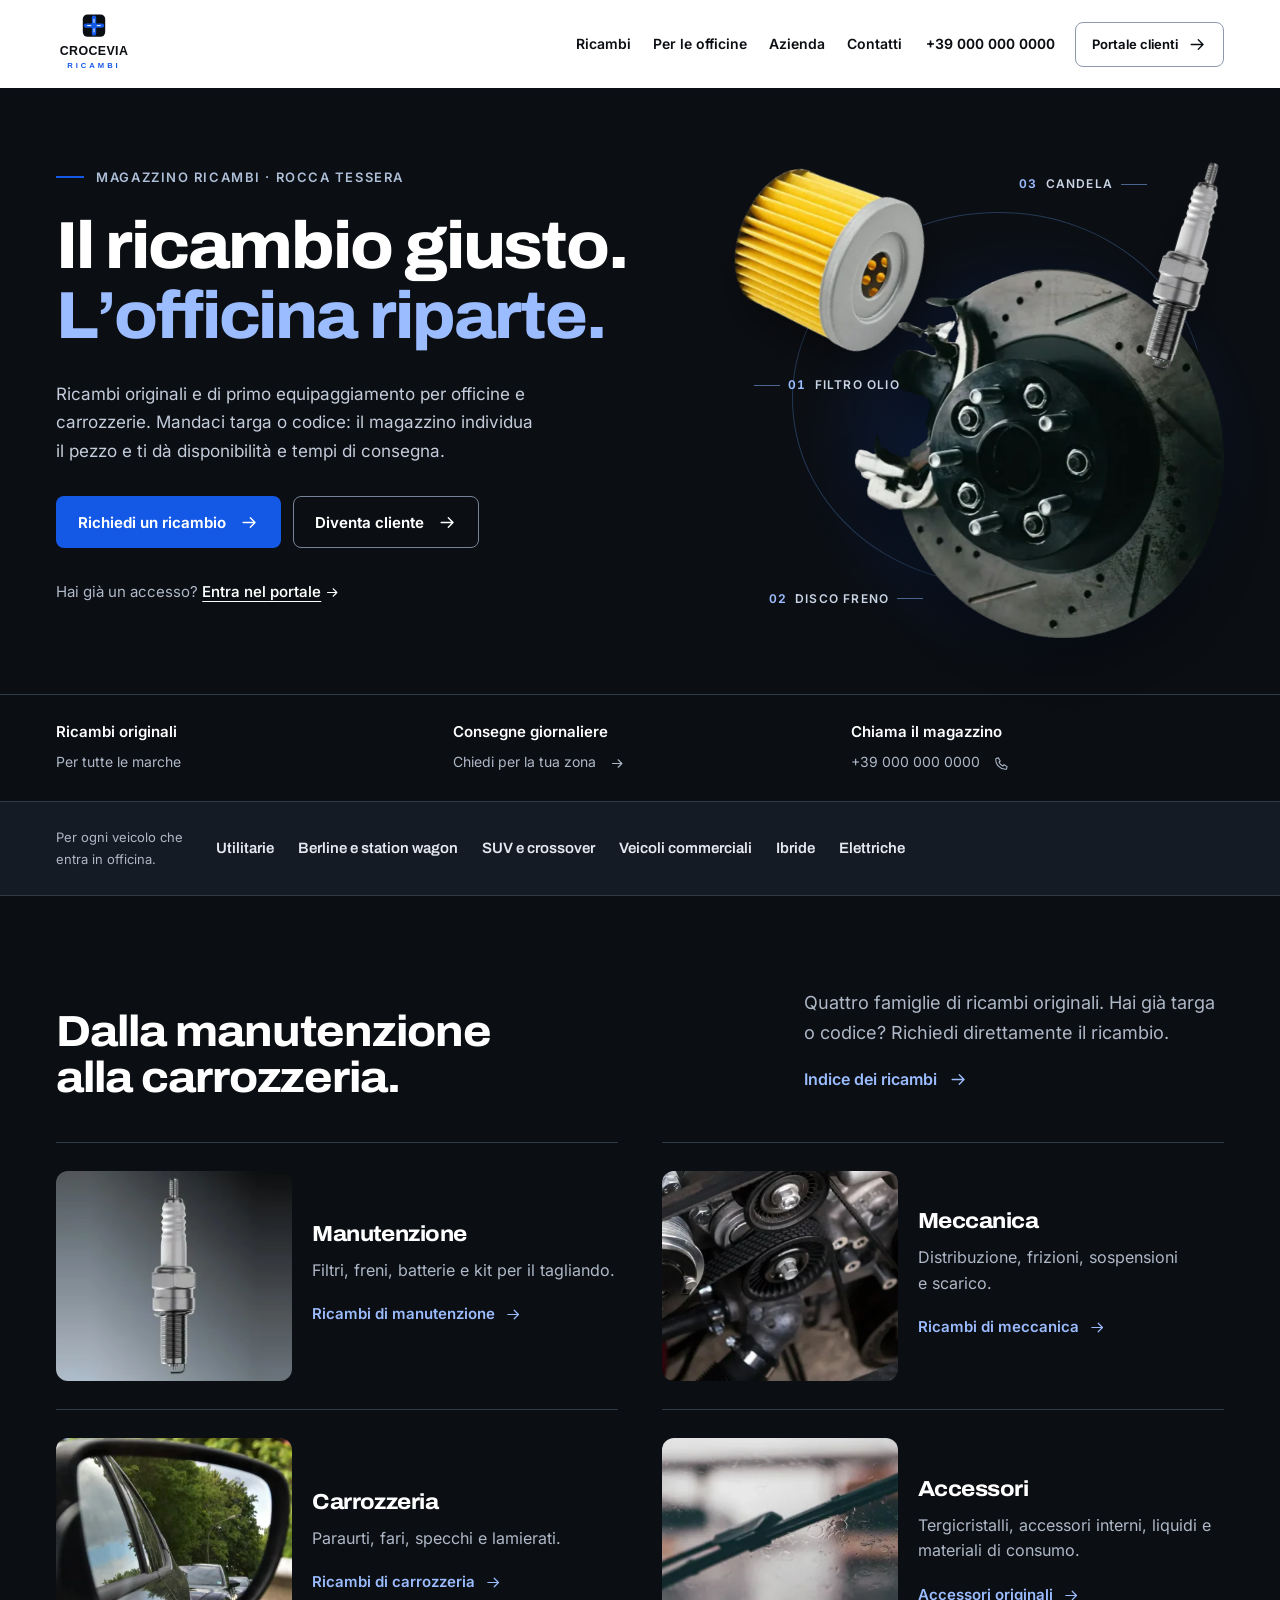
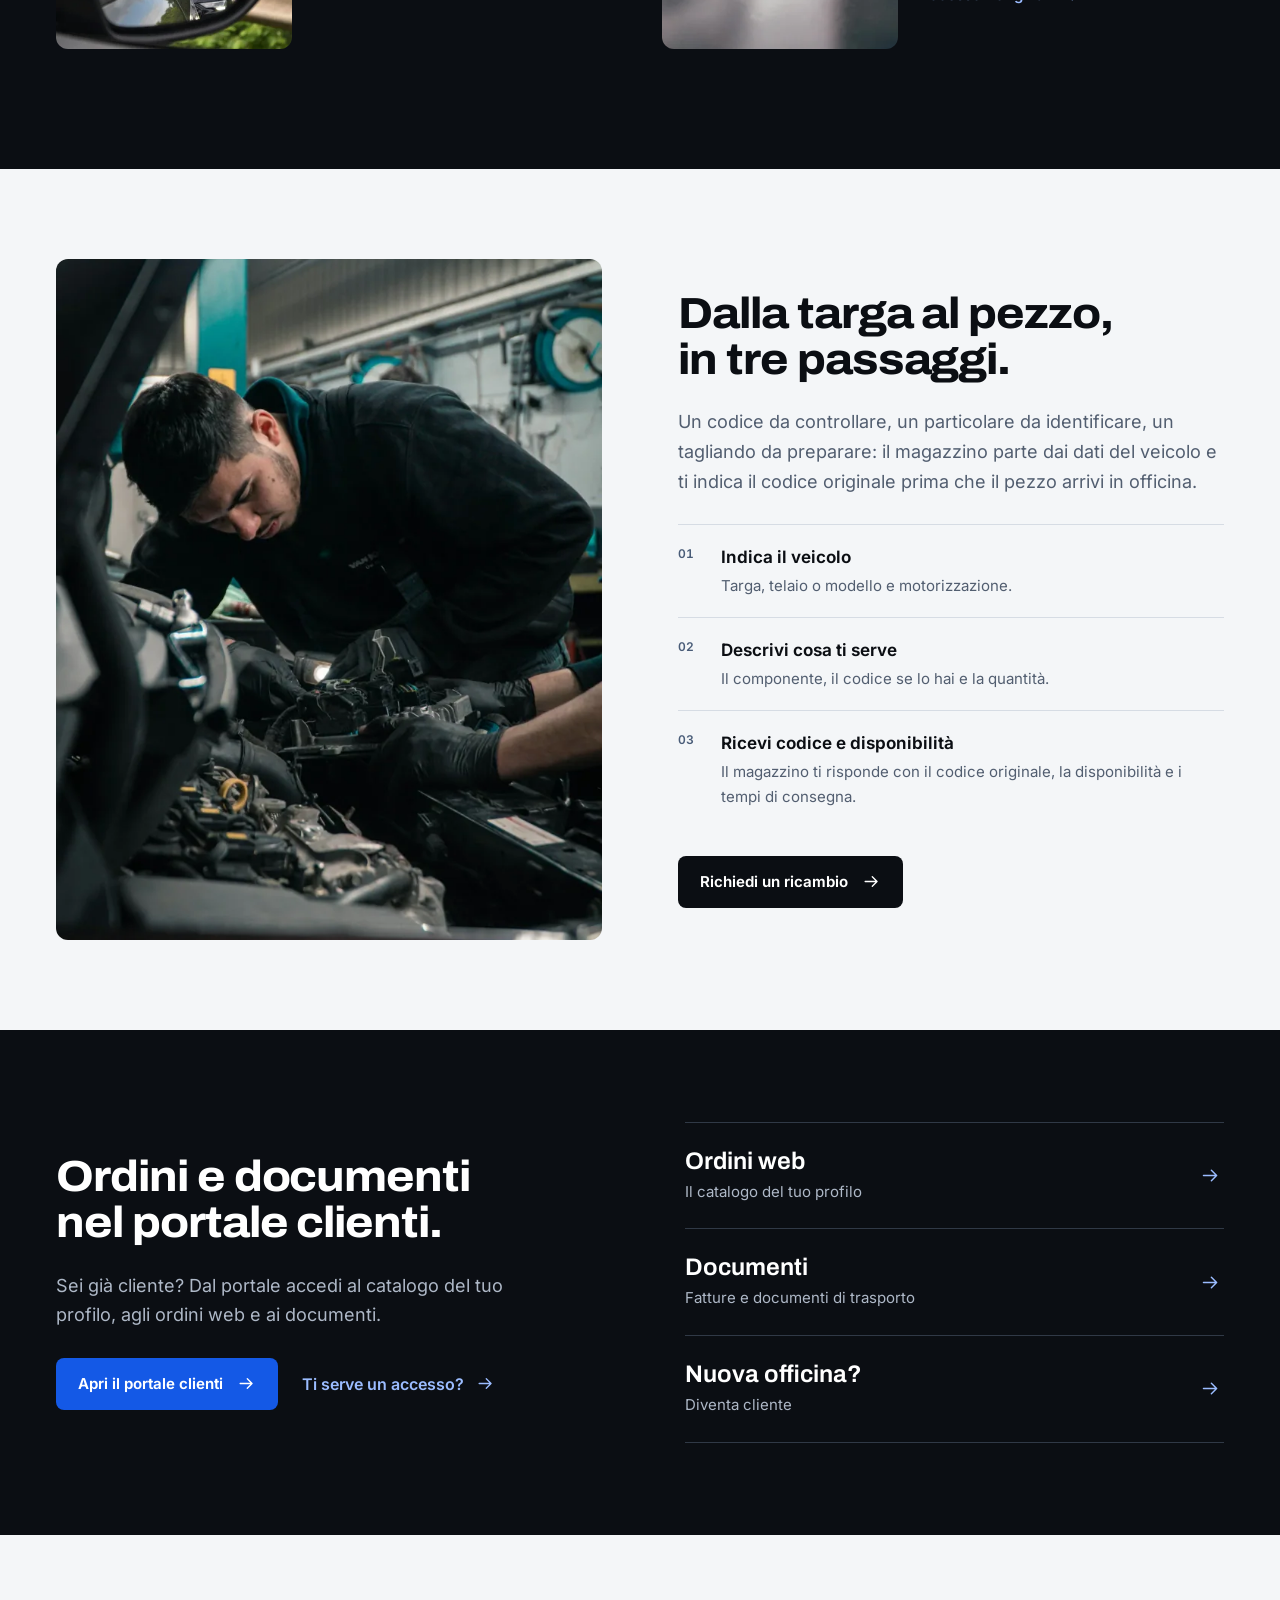
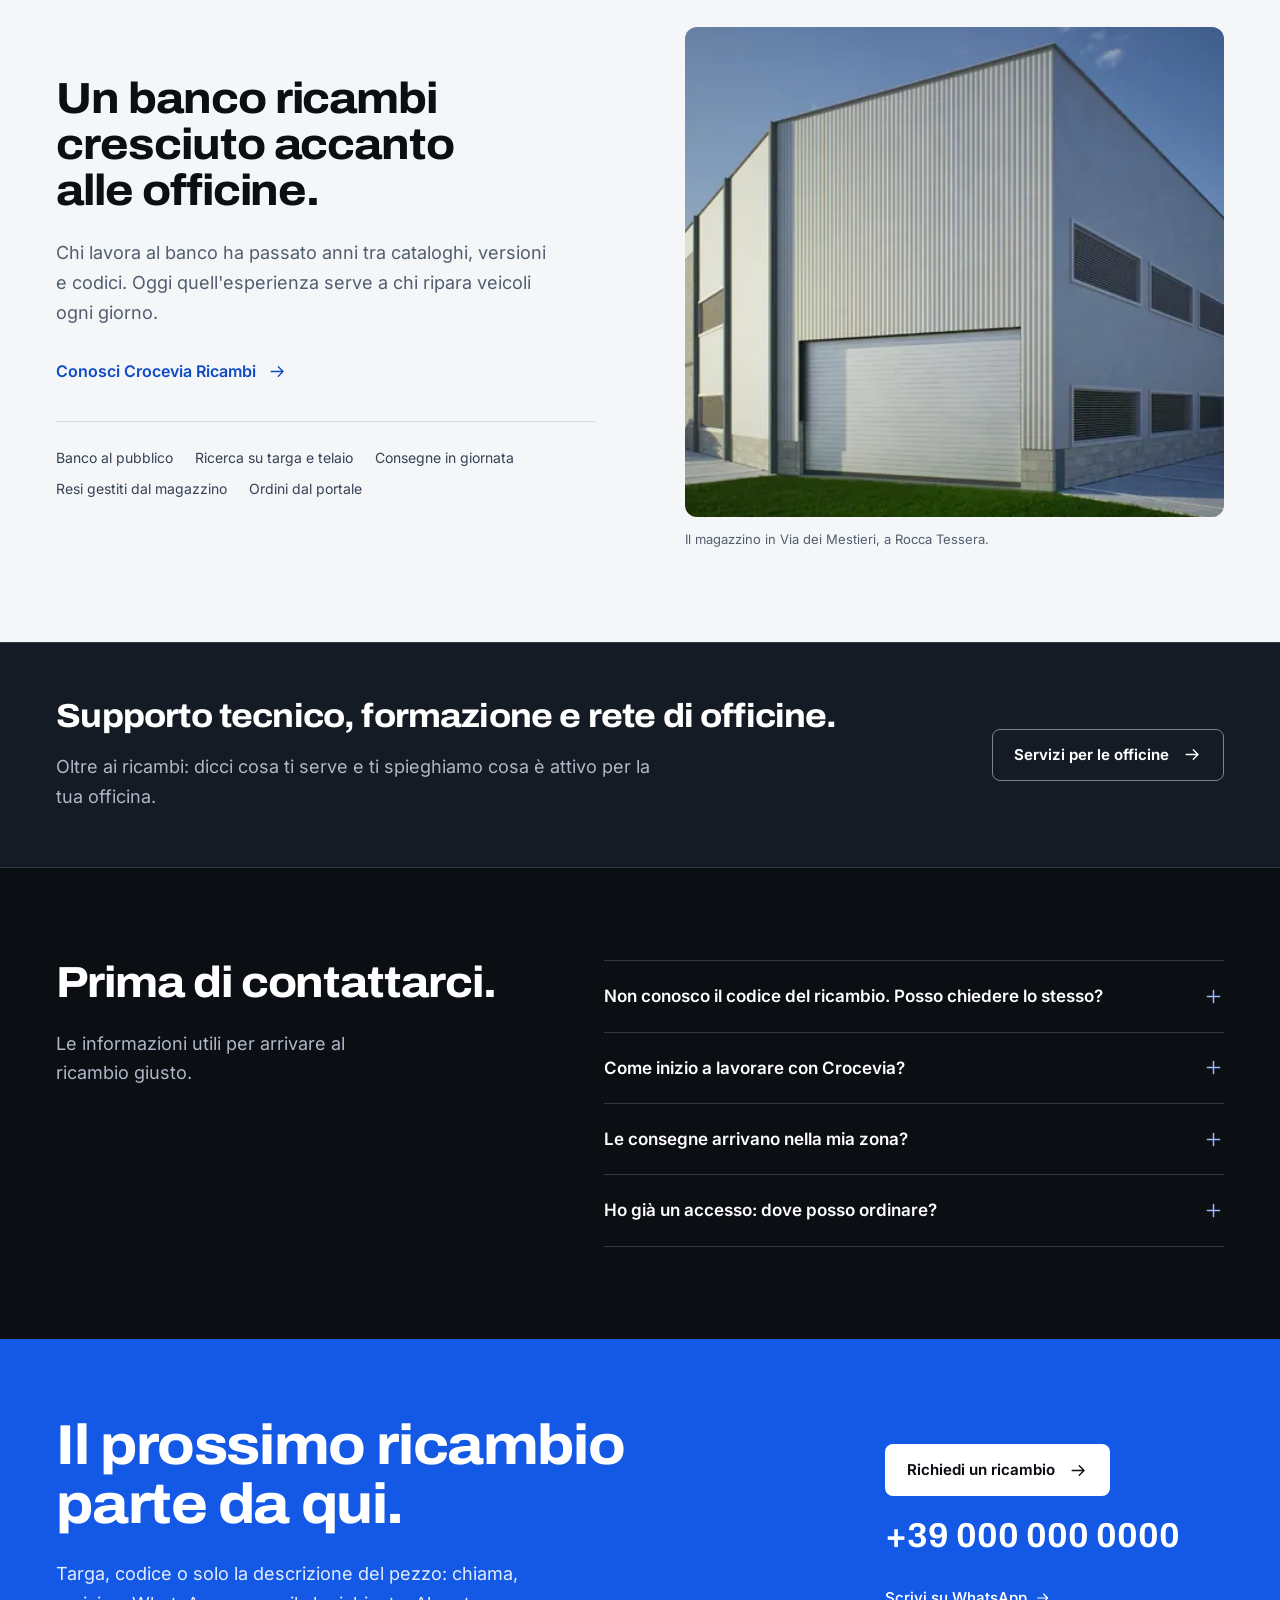
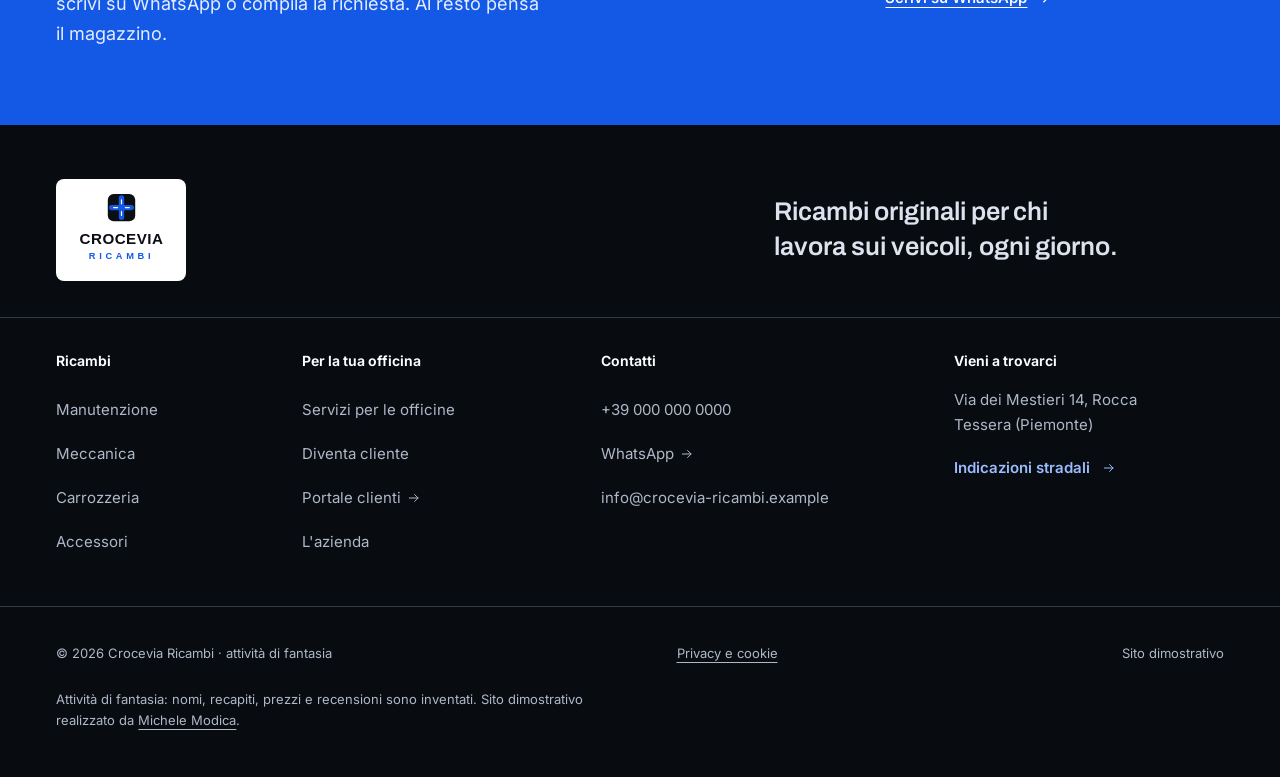
<file: index.html>
<!doctype html>
<html lang="it"><head><meta charset="utf-8"><meta name="viewport" content="width=device-width, initial-scale=1"><title>Crocevia Ricambi | Ricambi per officine e carrozzerie</title>
<meta name="description" content="Ricambi originali e di primo equipaggiamento per officine e carrozzerie. Mandaci targa o codice: il magazzino Crocevia di Rocca Tessera individua il pezzo e ti dà disponibilità e tempi di consegna."><meta name="robots" content="noindex, nofollow"><meta name="theme-color" content="#0b0e13"><meta name="color-scheme" content="light dark">
<link rel="canonical" href="https://gxmich.github.io/crocevia-ricambi-demo/"><meta property="og:type" content="website"><meta property="og:locale" content="it_IT"><meta property="og:site_name" content="Crocevia Ricambi"><meta property="og:title" content="Crocevia Ricambi | Ricambi per officine e carrozzerie"><meta property="og:description" content="Ricambi originali e di primo equipaggiamento per officine e carrozzerie. Mandaci targa o codice: il magazzino Crocevia di Rocca Tessera individua il pezzo e ti dà disponibilità e tempi di consegna."><meta property="og:url" content="https://gxmich.github.io/crocevia-ricambi-demo/"><meta property="og:image" content="https://gxmich.github.io/crocevia-ricambi-demo/assets/og.jpg?v=97cc6d72a0"><meta property="og:image:type" content="image/jpeg"><meta property="og:image:width" content="1200"><meta property="og:image:height" content="630"><meta property="og:image:alt" content="Crocevia Ricambi, ricambi per officine e carrozzerie (sito dimostrativo)"><meta name="twitter:card" content="summary_large_image">
<link rel="icon" href="assets/favicon.svg" type="image/svg+xml"><link rel="preload" href="assets/fonts/archivo-latin.woff2" as="font" type="font/woff2" crossorigin><link rel="preload" href="assets/fonts/inter-latin.woff2" as="font" type="font/woff2" crossorigin><link rel="stylesheet" href="assets/site.css?v=e0ea65874b"><noscript><style>.mobile-dock{transform:none!important;visibility:visible!important}</style></noscript><script src="assets/site.js?v=87be78d6fe" defer></script><script type="application/ld+json">{"@context": "https://schema.org", "@type": "AutoPartsStore", "name": "Crocevia Ricambi (attività di fantasia)", "url": "https://gxmich.github.io/crocevia-ricambi-demo", "telephone": "+39 000 000 0000", "email": "info@crocevia-ricambi.example", "address": {"@type": "PostalAddress", "streetAddress": "Via dei Mestieri 14", "addressLocality": "Rocca Tessera", "addressRegion": "Piemonte", "addressCountry": "IT"}, "areaServed": "Piemonte"}</script></head>
<body class="page-home"><a class="skip-link" href="#contenuto">Vai al contenuto</a>
<header class="site-header"><div class="header-inner">
<a class="brand" href="index.html" aria-label="Crocevia Ricambi, magazzino ricambi a Rocca Tessera, pagina iniziale"><img class="brand-logo" src="img/logo-crocevia.svg" alt="Crocevia Ricambi" width="76" height="64"><span>Magazzino ricambi<br><span>Rocca Tessera</span></span></a>
<nav class="desktop-nav" aria-label="Navigazione principale"><a href="ricambi.html">Ricambi</a><a href="officine.html">Per le officine</a><a href="azienda.html">Azienda</a><a href="contatti.html">Contatti</a></nav>
<div class="header-actions"><a class="header-phone" href="tel:+390000000000">+39 000 000 0000</a><a class="button button-outline" href="portale.html" >Portale clienti<svg class="icon" width="24" height="24" viewBox="0 0 24 24" fill="none" stroke="currentColor" stroke-width="1.7" stroke-linecap="round" stroke-linejoin="round" aria-hidden="true"><path d="M4 12h15m-6-6 6 6-6 6"/></svg></a><button class="menu-toggle" type="button" aria-expanded="false" aria-controls="mobile-menu" aria-haspopup="dialog" aria-label="Apri il menu" hidden><span></span><span></span></button></div>
</div></header>
<div class="mobile-menu" id="mobile-menu" role="dialog" aria-modal="true" aria-label="Menu Crocevia Ricambi" hidden><nav aria-label="Navigazione mobile"><a href="index.html">Home</a><a href="ricambi.html">Ricambi</a><a href="officine.html">Per le officine</a><a href="azienda.html">Azienda</a><a href="contatti.html">Contatti</a></nav><div class="menu-contact"><p>Il magazzino, a portata di mano.</p><a href="tel:+390000000000">+39 000 000 0000</a><a class="button button-primary" href="contatti.html?tema=Diventa+cliente#richiesta" >Diventa cliente<svg class="icon" width="24" height="24" viewBox="0 0 24 24" fill="none" stroke="currentColor" stroke-width="1.7" stroke-linecap="round" stroke-linejoin="round" aria-hidden="true"><path d="M4 12h15m-6-6 6 6-6 6"/></svg></a><a class="button button-outline" href="portale.html" >Portale clienti<svg class="icon" width="24" height="24" viewBox="0 0 24 24" fill="none" stroke="currentColor" stroke-width="1.7" stroke-linecap="round" stroke-linejoin="round" aria-hidden="true"><path d="M4 12h15m-6-6 6 6-6 6"/></svg></a></div></div>
<noscript><nav class="no-script-nav" aria-label="Navigazione"><a href="ricambi.html">Ricambi</a><a href="officine.html">Per le officine</a><a href="azienda.html">Azienda</a><a href="contatti.html">Contatti</a></nav></noscript><main id="contenuto" tabindex="-1"><section class="hero"><div class="container hero-grid"><div class="hero-copy"><p class="hero-kicker">Magazzino ricambi · Rocca Tessera</p><h1 class="hero-title" data-compose><span class="sr-only">Il ricambio giusto. L’officina riparte.</span><span class="split" aria-hidden="true"><span class="sl"><span class="sw"><span class="sc" style="--i:0">I</span><span class="sc" style="--i:1">l</span></span> <span class="sw"><span class="sc" style="--i:2">r</span><span class="sc" style="--i:3">i</span><span class="sc" style="--i:4">c</span><span class="sc" style="--i:5">a</span><span class="sc" style="--i:6">m</span><span class="sc" style="--i:7">b</span><span class="sc" style="--i:8">i</span><span class="sc" style="--i:9">o</span></span> <span class="sw"><span class="sc" style="--i:10">g</span><span class="sc" style="--i:11">i</span><span class="sc" style="--i:12">u</span><span class="sc" style="--i:13">s</span><span class="sc" style="--i:14">t</span><span class="sc" style="--i:15">o</span><span class="sc" style="--i:16">.</span></span></span><span class="sl accent"><span class="sw"><span class="sc" style="--i:17">L</span><span class="sc" style="--i:18">’</span><span class="sc" style="--i:19">o</span><span class="sc" style="--i:20">f</span><span class="sc" style="--i:21">f</span><span class="sc" style="--i:22">i</span><span class="sc" style="--i:23">c</span><span class="sc" style="--i:24">i</span><span class="sc" style="--i:25">n</span><span class="sc" style="--i:26">a</span></span> <span class="sw"><span class="sc" style="--i:27">r</span><span class="sc" style="--i:28">i</span><span class="sc" style="--i:29">p</span><span class="sc" style="--i:30">a</span><span class="sc" style="--i:31">r</span><span class="sc" style="--i:32">t</span><span class="sc" style="--i:33">e</span><span class="sc" style="--i:34">.</span></span></span></span></h1><p class="hero-description">Ricambi originali e di primo equipaggiamento per officine e carrozzerie. Mandaci targa o codice: il magazzino individua il pezzo e ti dà disponibilità e tempi di&nbsp;consegna.</p><div class="hero-actions" data-dock-anchor><a class="button button-primary" href="contatti.html?tema=Ricambi#richiesta" >Richiedi un ricambio<svg class="icon" width="24" height="24" viewBox="0 0 24 24" fill="none" stroke="currentColor" stroke-width="1.7" stroke-linecap="round" stroke-linejoin="round" aria-hidden="true"><path d="M4 12h15m-6-6 6 6-6 6"/></svg></a><a class="button button-outline" href="contatti.html?tema=Diventa+cliente#richiesta" >Diventa cliente<svg class="icon" width="24" height="24" viewBox="0 0 24 24" fill="none" stroke="currentColor" stroke-width="1.7" stroke-linecap="round" stroke-linejoin="round" aria-hidden="true"><path d="M4 12h15m-6-6 6 6-6 6"/></svg></a></div><p class="hero-support">Hai già un accesso? <a href="portale.html">Entra nel portale <svg class="icon" width="24" height="24" viewBox="0 0 24 24" fill="none" stroke="currentColor" stroke-width="1.7" stroke-linecap="round" stroke-linejoin="round" aria-hidden="true"><path d="M4 12h15m-6-6 6 6-6 6"/></svg></a></p></div><div class="hero-art" aria-hidden="true"><div class="part part-filter"><img src="img/filtro-olio-cut.webp?v=5c19f85bd0" alt="" width="1362" height="1357" class="" srcset="img/responsive/filtro-olio-cut-80.webp?v=dcb5eb4cd0 80w, img/responsive/filtro-olio-cut-160.webp?v=4a53776ecc 160w, img/responsive/filtro-olio-cut-320.webp?v=c235c7c390 320w, img/responsive/filtro-olio-cut-480.webp?v=02bb44f011 480w, img/responsive/filtro-olio-cut-720.webp?v=c8c0591ddf 720w, img/responsive/filtro-olio-cut-1080.webp?v=410d5d1267 1080w, img/filtro-olio-cut.webp?v=5c19f85bd0 1362w" sizes="(max-width: 700px) 130px, (max-width: 900px) 220px, (max-width: 1100px) 18vw, 240px" loading="eager" decoding="async"></div><div class="part part-disc"><img src="img/disco-forato-cut.webp?v=13b7397f14" alt="" width="736" height="736" class="" srcset="img/responsive/disco-forato-cut-80.webp?v=ed33def382 80w, img/responsive/disco-forato-cut-160.webp?v=f7b8115821 160w, img/responsive/disco-forato-cut-320.webp?v=db2c991be4 320w, img/responsive/disco-forato-cut-480.webp?v=ae5c5a9c05 480w, img/responsive/disco-forato-cut-720.webp?v=5f2b08cf5b 720w, img/disco-forato-cut.webp?v=13b7397f14 736w" sizes="(max-width: 700px) 240px, (max-width: 900px) 380px, (max-width: 1100px) 34vw, 420px" loading="eager" fetchpriority="high" decoding="async"></div><div class="part part-plug"><img src="img/candela-cut.webp?v=2cb9235819" alt="" width="334" height="1487" class="" srcset="img/responsive/candela-cut-80.webp?v=09bf68efde 80w, img/responsive/candela-cut-160.webp?v=7463327d7f 160w, img/responsive/candela-cut-320.webp?v=c101eb9d60 320w, img/candela-cut.webp?v=2cb9235819 334w" sizes="(max-width: 700px) 36px, (max-width: 1100px) 5vw, 65px" loading="eager" decoding="async"></div><span class="part-tag tag-filter"><b>01</b>Filtro olio</span><span class="part-tag tag-disc"><b>02</b>Disco freno</span><span class="part-tag tag-plug"><b>03</b>Candela</span></div></div><div class="container service-strip"><div><strong>Ricambi originali</strong><span>Per tutte le marche</span></div><a href="contatti.html?tema=Consegne+e+ritiro#richiesta"><strong>Consegne giornaliere</strong><span>Chiedi per la tua zona <svg class="icon" width="24" height="24" viewBox="0 0 24 24" fill="none" stroke="currentColor" stroke-width="1.7" stroke-linecap="round" stroke-linejoin="round" aria-hidden="true"><path d="M4 12h15m-6-6 6 6-6 6"/></svg></span></a><a href="tel:+390000000000"><strong>Chiama il magazzino</strong><span>+39 000 000 0000 <svg class="icon" width="24" height="24" viewBox="0 0 24 24" fill="none" stroke="currentColor" stroke-width="1.7" stroke-linecap="round" stroke-linejoin="round" aria-hidden="true"><path d="m7 3 3 5-2 2a15 15 0 0 0 6 6l2-2 5 3-1 4C10 22 2 14 3 4Z"/></svg></span></a></div></section>
<section class="brand-strip" aria-label="Veicoli seguiti"><div class="container"><p>Per ogni veicolo che entra in officina.</p><ul><li>Utilitarie</li><li>Berline e station wagon</li><li>SUV e crossover</li><li>Veicoli commerciali</li><li>Ibride</li><li>Elettriche</li></ul></div></section>
<section class="section families"><div class="container"><div class="section-heading"><h2 data-compose><span class="sr-only">Dalla manutenzione alla carrozzeria.</span><span class="split" aria-hidden="true"><span class="sl"><span class="sw"><span class="sc" style="--i:0">D</span><span class="sc" style="--i:1">a</span><span class="sc" style="--i:2">l</span><span class="sc" style="--i:3">l</span><span class="sc" style="--i:4">a</span></span> <span class="sw"><span class="sc" style="--i:5">m</span><span class="sc" style="--i:6">a</span><span class="sc" style="--i:7">n</span><span class="sc" style="--i:8">u</span><span class="sc" style="--i:9">t</span><span class="sc" style="--i:10">e</span><span class="sc" style="--i:11">n</span><span class="sc" style="--i:12">z</span><span class="sc" style="--i:13">i</span><span class="sc" style="--i:14">o</span><span class="sc" style="--i:15">n</span><span class="sc" style="--i:16">e</span></span></span><span class="sl"><span class="sw"><span class="sc" style="--i:17">a</span><span class="sc" style="--i:18">l</span><span class="sc" style="--i:19">l</span><span class="sc" style="--i:20">a</span></span> <span class="sw"><span class="sc" style="--i:21">c</span><span class="sc" style="--i:22">a</span><span class="sc" style="--i:23">r</span><span class="sc" style="--i:24">r</span><span class="sc" style="--i:25">o</span><span class="sc" style="--i:26">z</span><span class="sc" style="--i:27">z</span><span class="sc" style="--i:28">e</span><span class="sc" style="--i:29">r</span><span class="sc" style="--i:30">i</span><span class="sc" style="--i:31">a</span><span class="sc" style="--i:32">.</span></span></span></span></h2><div><p>Quattro famiglie di ricambi originali. Hai già targa o codice? Richiedi direttamente il ricambio.</p><a class="text-link" href="ricambi.html">Indice dei ricambi <svg class="icon" width="24" height="24" viewBox="0 0 24 24" fill="none" stroke="currentColor" stroke-width="1.7" stroke-linecap="round" stroke-linejoin="round" aria-hidden="true"><path d="M4 12h15m-6-6 6 6-6 6"/></svg></a></div></div><div class="family-grid"><a class="family-item" href="famiglia-manutenzione.html"><div class="family-image"><img src="img/candela-wide.webp?v=c0f14d0c2a" alt="" width="2600" height="2000" class="" srcset="img/responsive/candela-wide-320.webp?v=8238aa65f6 320w, img/responsive/candela-wide-480.webp?v=dccec53158 480w, img/responsive/candela-wide-720.webp?v=90349276cd 720w, img/responsive/candela-wide-1080.webp?v=1379d70e8d 1080w, img/candela-wide.webp?v=c0f14d0c2a 2600w" sizes="(max-width: 700px) 191px, (max-width: 900px) 217px, 311px" loading="lazy" decoding="async"></div><div class="family-content"><h3>Manutenzione</h3><p>Filtri, freni, batterie e kit per il tagliando.</p><span class="family-link">Ricambi di manutenzione <svg class="icon" width="24" height="24" viewBox="0 0 24 24" fill="none" stroke="currentColor" stroke-width="1.7" stroke-linecap="round" stroke-linejoin="round" aria-hidden="true"><path d="M4 12h15m-6-6 6 6-6 6"/></svg></span></div></a><a class="family-item" href="famiglia-meccanica.html"><div class="family-image"><img src="img/motore-cinghie-crop.webp?v=f7fbc5a37b" alt="" width="2000" height="885" class="" srcset="img/responsive/motore-cinghie-crop-320.webp?v=4dd0494c8d 320w, img/responsive/motore-cinghie-crop-480.webp?v=cb5e0b1245 480w, img/responsive/motore-cinghie-crop-720.webp?v=a72748f113 720w, img/responsive/motore-cinghie-crop-1080.webp?v=22db15cfd4 1080w, img/motore-cinghie-crop.webp?v=f7fbc5a37b 2000w" sizes="(max-width: 700px) 332px, (max-width: 900px) 364px, 540px" loading="lazy" decoding="async"></div><div class="family-content"><h3>Meccanica</h3><p>Distribuzione, frizioni, sospensioni e scarico.</p><span class="family-link">Ricambi di meccanica <svg class="icon" width="24" height="24" viewBox="0 0 24 24" fill="none" stroke="currentColor" stroke-width="1.7" stroke-linecap="round" stroke-linejoin="round" aria-hidden="true"><path d="M4 12h15m-6-6 6 6-6 6"/></svg></span></div></a><a class="family-item" href="famiglia-carrozzeria.html"><div class="family-image"><img src="img/specchietto.webp?v=6f0a4d1366" alt="" width="2000" height="1334" class="" style="object-position:40% 50%" srcset="img/responsive/specchietto-320.webp?v=ea1fb64cd2 320w, img/responsive/specchietto-480.webp?v=a7e9fe9a59 480w, img/responsive/specchietto-720.webp?v=a6fe3aeac7 720w, img/responsive/specchietto-1080.webp?v=06c6a57335 1080w, img/specchietto.webp?v=6f0a4d1366 2000w" sizes="(max-width: 700px) 220px, (max-width: 900px) 241px, 358px" loading="lazy" decoding="async"></div><div class="family-content"><h3>Carrozzeria</h3><p>Paraurti, fari, specchi e lamierati.</p><span class="family-link">Ricambi di carrozzeria <svg class="icon" width="24" height="24" viewBox="0 0 24 24" fill="none" stroke="currentColor" stroke-width="1.7" stroke-linecap="round" stroke-linejoin="round" aria-hidden="true"><path d="M4 12h15m-6-6 6 6-6 6"/></svg></span></div></a><a class="family-item" href="famiglia-accessori.html"><div class="family-image"><img src="img/tergicristallo-crop.webp?v=eb9d8fd72c" alt="" width="1600" height="970" class="" srcset="img/responsive/tergicristallo-crop-320.webp?v=ad3429bdbe 320w, img/responsive/tergicristallo-crop-480.webp?v=44132c6633 480w, img/responsive/tergicristallo-crop-720.webp?v=eb980e6d8c 720w, img/responsive/tergicristallo-crop-1080.webp?v=c4c3cc473c 1080w, img/tergicristallo-crop.webp?v=eb9d8fd72c 1600w" sizes="(max-width: 700px) 242px, (max-width: 900px) 266px, 394px" loading="lazy" decoding="async"></div><div class="family-content"><h3>Accessori</h3><p>Tergicristalli, accessori interni, liquidi e materiali di consumo.</p><span class="family-link">Accessori originali <svg class="icon" width="24" height="24" viewBox="0 0 24 24" fill="none" stroke="currentColor" stroke-width="1.7" stroke-linecap="round" stroke-linejoin="round" aria-hidden="true"><path d="M4 12h15m-6-6 6 6-6 6"/></svg></span></div></a></div></div></section>
<section class="workshop-intro section-light"><div class="container workshop-grid"><div class="workshop-photo"><img src="img/meccanico.webp?v=ca6f5ee2fb" alt="Meccanico al lavoro su un motore" width="1333" height="2000" class="" srcset="img/responsive/meccanico-320.webp?v=03271746f3 320w, img/responsive/meccanico-480.webp?v=840428c707 480w, img/responsive/meccanico-720.webp?v=04008ec5d4 720w, img/responsive/meccanico-1080.webp?v=44d9e2d6bb 1080w, img/meccanico.webp?v=ca6f5ee2fb 1333w" sizes="(max-width: 700px) 100vw, 50vw" loading="lazy" decoding="async"></div><div class="workshop-copy"><h2 data-compose><span class="sr-only">Dalla targa al pezzo, in tre passaggi.</span><span class="split" aria-hidden="true"><span class="sl"><span class="sw"><span class="sc" style="--i:0">D</span><span class="sc" style="--i:1">a</span><span class="sc" style="--i:2">l</span><span class="sc" style="--i:3">l</span><span class="sc" style="--i:4">a</span></span> <span class="sw"><span class="sc" style="--i:5">t</span><span class="sc" style="--i:6">a</span><span class="sc" style="--i:7">r</span><span class="sc" style="--i:8">g</span><span class="sc" style="--i:9">a</span></span> <span class="sw"><span class="sc" style="--i:10">a</span><span class="sc" style="--i:11">l</span></span> <span class="sw"><span class="sc" style="--i:12">p</span><span class="sc" style="--i:13">e</span><span class="sc" style="--i:14">z</span><span class="sc" style="--i:15">z</span><span class="sc" style="--i:16">o</span><span class="sc" style="--i:17">,</span></span></span><span class="sl"><span class="sw"><span class="sc" style="--i:18">i</span><span class="sc" style="--i:19">n</span></span> <span class="sw"><span class="sc" style="--i:20">t</span><span class="sc" style="--i:21">r</span><span class="sc" style="--i:22">e</span></span> <span class="sw"><span class="sc" style="--i:23">p</span><span class="sc" style="--i:24">a</span><span class="sc" style="--i:25">s</span><span class="sc" style="--i:26">s</span><span class="sc" style="--i:27">a</span><span class="sc" style="--i:28">g</span><span class="sc" style="--i:29">g</span><span class="sc" style="--i:30">i</span><span class="sc" style="--i:31">.</span></span></span></span></h2><p>Un codice da controllare, un particolare da identificare, un tagliando da preparare: il magazzino parte dai dati del veicolo e ti indica il codice originale prima che il pezzo arrivi in officina.</p><ol class="process-list"><li><strong>Indica il veicolo</strong><span>Targa, telaio o modello e motorizzazione.</span></li><li><strong>Descrivi cosa ti serve</strong><span>Il componente, il codice se lo hai e la quantità.</span></li><li><strong>Ricevi codice e disponibilità</strong><span>Il magazzino ti risponde con il codice originale, la disponibilità e i tempi di consegna.</span></li></ol><a class="button button-dark" href="contatti.html?tema=Ricambi#richiesta" >Richiedi un ricambio<svg class="icon" width="24" height="24" viewBox="0 0 24 24" fill="none" stroke="currentColor" stroke-width="1.7" stroke-linecap="round" stroke-linejoin="round" aria-hidden="true"><path d="M4 12h15m-6-6 6 6-6 6"/></svg></a></div></div></section>
<section class="portal-section section"><div class="container portal-grid"><div><h2 data-compose><span class="sr-only">Ordini e documenti nel portale clienti.</span><span class="split" aria-hidden="true"><span class="sl"><span class="sw"><span class="sc" style="--i:0">O</span><span class="sc" style="--i:1">r</span><span class="sc" style="--i:2">d</span><span class="sc" style="--i:3">i</span><span class="sc" style="--i:4">n</span><span class="sc" style="--i:5">i</span></span> <span class="sw"><span class="sc" style="--i:6">e</span></span> <span class="sw"><span class="sc" style="--i:7">d</span><span class="sc" style="--i:8">o</span><span class="sc" style="--i:9">c</span><span class="sc" style="--i:10">u</span><span class="sc" style="--i:11">m</span><span class="sc" style="--i:12">e</span><span class="sc" style="--i:13">n</span><span class="sc" style="--i:14">t</span><span class="sc" style="--i:15">i</span></span></span><span class="sl"><span class="sw"><span class="sc" style="--i:16">n</span><span class="sc" style="--i:17">e</span><span class="sc" style="--i:18">l</span></span> <span class="sw"><span class="sc" style="--i:19">p</span><span class="sc" style="--i:20">o</span><span class="sc" style="--i:21">r</span><span class="sc" style="--i:22">t</span><span class="sc" style="--i:23">a</span><span class="sc" style="--i:24">l</span><span class="sc" style="--i:25">e</span></span> <span class="sw"><span class="sc" style="--i:26">c</span><span class="sc" style="--i:27">l</span><span class="sc" style="--i:28">i</span><span class="sc" style="--i:29">e</span><span class="sc" style="--i:30">n</span><span class="sc" style="--i:31">t</span><span class="sc" style="--i:32">i</span><span class="sc" style="--i:33">.</span></span></span></span></h2><p>Sei già cliente? Dal portale accedi al catalogo del tuo profilo, agli ordini web e ai documenti.</p><div class="button-row"><a class="button button-primary" href="portale.html" >Apri il portale clienti<svg class="icon" width="24" height="24" viewBox="0 0 24 24" fill="none" stroke="currentColor" stroke-width="1.7" stroke-linecap="round" stroke-linejoin="round" aria-hidden="true"><path d="M4 12h15m-6-6 6 6-6 6"/></svg></a><a class="text-link" href="contatti.html?tema=Accesso+al+portale#richiesta">Ti serve un accesso? <svg class="icon" width="24" height="24" viewBox="0 0 24 24" fill="none" stroke="currentColor" stroke-width="1.7" stroke-linecap="round" stroke-linejoin="round" aria-hidden="true"><path d="M4 12h15m-6-6 6 6-6 6"/></svg></a></div></div><div class="portal-index"><a href="portale.html"><span>Ordini web</span><span>Il catalogo del tuo profilo</span><svg class="icon" width="24" height="24" viewBox="0 0 24 24" fill="none" stroke="currentColor" stroke-width="1.7" stroke-linecap="round" stroke-linejoin="round" aria-hidden="true"><path d="M4 12h15m-6-6 6 6-6 6"/></svg></a><a href="portale.html"><span>Documenti</span><span>Fatture e documenti di trasporto</span><svg class="icon" width="24" height="24" viewBox="0 0 24 24" fill="none" stroke="currentColor" stroke-width="1.7" stroke-linecap="round" stroke-linejoin="round" aria-hidden="true"><path d="M4 12h15m-6-6 6 6-6 6"/></svg></a><a href="contatti.html?tema=Diventa+cliente#richiesta"><span>Nuova officina?</span><span>Diventa cliente</span><svg class="icon" width="24" height="24" viewBox="0 0 24 24" fill="none" stroke="currentColor" stroke-width="1.7" stroke-linecap="round" stroke-linejoin="round" aria-hidden="true"><path d="M4 12h15m-6-6 6 6-6 6"/></svg></a></div></div></section>
<section class="company-preview section section-light"><div class="container company-grid"><div><h2 data-compose><span class="sr-only">Un banco ricambi cresciuto accanto alle&nbsp;officine.</span><span class="split" aria-hidden="true"><span class="sl"><span class="sw"><span class="sc" style="--i:0">U</span><span class="sc" style="--i:1">n</span></span> <span class="sw"><span class="sc" style="--i:2">b</span><span class="sc" style="--i:3">a</span><span class="sc" style="--i:4">n</span><span class="sc" style="--i:5">c</span><span class="sc" style="--i:6">o</span></span> <span class="sw"><span class="sc" style="--i:7">r</span><span class="sc" style="--i:8">i</span><span class="sc" style="--i:9">c</span><span class="sc" style="--i:10">a</span><span class="sc" style="--i:11">m</span><span class="sc" style="--i:12">b</span><span class="sc" style="--i:13">i</span></span> <span class="sw"><span class="sc" style="--i:14">c</span><span class="sc" style="--i:15">r</span><span class="sc" style="--i:16">e</span><span class="sc" style="--i:17">s</span><span class="sc" style="--i:18">c</span><span class="sc" style="--i:19">i</span><span class="sc" style="--i:20">u</span><span class="sc" style="--i:21">t</span><span class="sc" style="--i:22">o</span></span> <span class="sw"><span class="sc" style="--i:23">a</span><span class="sc" style="--i:24">c</span><span class="sc" style="--i:25">c</span><span class="sc" style="--i:26">a</span><span class="sc" style="--i:27">n</span><span class="sc" style="--i:28">t</span><span class="sc" style="--i:29">o</span></span> <span class="sw"><span class="sc" style="--i:30">a</span><span class="sc" style="--i:31">l</span><span class="sc" style="--i:32">l</span><span class="sc" style="--i:33">e</span><span class="sc" style="--i:34">&nbsp;</span><span class="sc" style="--i:35">o</span><span class="sc" style="--i:36">f</span><span class="sc" style="--i:37">f</span><span class="sc" style="--i:38">i</span><span class="sc" style="--i:39">c</span><span class="sc" style="--i:40">i</span><span class="sc" style="--i:41">n</span><span class="sc" style="--i:42">e</span><span class="sc" style="--i:43">.</span></span></span></span></h2><p>Chi lavora al banco ha passato anni tra cataloghi, versioni e codici. Oggi quell'esperienza serve a chi ripara veicoli ogni giorno.</p><a class="text-link" href="azienda.html">Conosci Crocevia Ricambi <svg class="icon" width="24" height="24" viewBox="0 0 24 24" fill="none" stroke="currentColor" stroke-width="1.7" stroke-linecap="round" stroke-linejoin="round" aria-hidden="true"><path d="M4 12h15m-6-6 6 6-6 6"/></svg></a><ul class="partner-list"><li>Banco al pubblico</li><li>Ricerca su targa e telaio</li><li>Consegne in giornata</li><li>Resi gestiti dal magazzino</li><li>Ordini dal portale</li></ul></div><figure><img src="img/struttura.webp?v=a9d1f0b53b" alt="Il capannone del magazzino Crocevia Ricambi" width="2000" height="1125" class="" srcset="img/responsive/struttura-320.webp?v=76f9363d98 320w, img/responsive/struttura-480.webp?v=c99f693c01 480w, img/responsive/struttura-720.webp?v=7bb5553cf6 720w, img/responsive/struttura-1080.webp?v=e629b1e1ec 1080w, img/struttura.webp?v=a9d1f0b53b 2000w" sizes="(max-width: 700px) 100vw, 50vw" loading="lazy" decoding="async"><figcaption>Il magazzino in Via dei Mestieri, a Rocca Tessera.</figcaption></figure></div></section>
<section class="workshop-link section"><div class="container"><div><h2 data-compose><span class="sr-only">Supporto tecnico, formazione e rete di officine.</span><span class="split" aria-hidden="true"><span class="sl"><span class="sw"><span class="sc" style="--i:0">S</span><span class="sc" style="--i:1">u</span><span class="sc" style="--i:2">p</span><span class="sc" style="--i:3">p</span><span class="sc" style="--i:4">o</span><span class="sc" style="--i:5">r</span><span class="sc" style="--i:6">t</span><span class="sc" style="--i:7">o</span></span> <span class="sw"><span class="sc" style="--i:8">t</span><span class="sc" style="--i:9">e</span><span class="sc" style="--i:10">c</span><span class="sc" style="--i:11">n</span><span class="sc" style="--i:12">i</span><span class="sc" style="--i:13">c</span><span class="sc" style="--i:14">o</span><span class="sc" style="--i:15">,</span></span> <span class="sw"><span class="sc" style="--i:16">f</span><span class="sc" style="--i:17">o</span><span class="sc" style="--i:18">r</span><span class="sc" style="--i:19">m</span><span class="sc" style="--i:20">a</span><span class="sc" style="--i:21">z</span><span class="sc" style="--i:22">i</span><span class="sc" style="--i:23">o</span><span class="sc" style="--i:24">n</span><span class="sc" style="--i:25">e</span></span> <span class="sw"><span class="sc" style="--i:26">e</span></span> <span class="sw"><span class="sc" style="--i:27">r</span><span class="sc" style="--i:28">e</span><span class="sc" style="--i:29">t</span><span class="sc" style="--i:30">e</span></span> <span class="sw"><span class="sc" style="--i:31">d</span><span class="sc" style="--i:32">i</span></span> <span class="sw"><span class="sc" style="--i:33">o</span><span class="sc" style="--i:34">f</span><span class="sc" style="--i:35">f</span><span class="sc" style="--i:36">i</span><span class="sc" style="--i:37">c</span><span class="sc" style="--i:38">i</span><span class="sc" style="--i:39">n</span><span class="sc" style="--i:40">e</span><span class="sc" style="--i:41">.</span></span></span></span></h2><p>Oltre ai ricambi: dicci cosa ti serve e ti spieghiamo cosa è attivo per la tua officina.</p></div><a class="button button-outline" href="officine.html" >Servizi per le officine<svg class="icon" width="24" height="24" viewBox="0 0 24 24" fill="none" stroke="currentColor" stroke-width="1.7" stroke-linecap="round" stroke-linejoin="round" aria-hidden="true"><path d="M4 12h15m-6-6 6 6-6 6"/></svg></a></div></section>
<section class="faq section"><div class="container faq-grid"><div><h2 data-compose><span class="sr-only">Prima di contattarci.</span><span class="split" aria-hidden="true"><span class="sl"><span class="sw"><span class="sc" style="--i:0">P</span><span class="sc" style="--i:1">r</span><span class="sc" style="--i:2">i</span><span class="sc" style="--i:3">m</span><span class="sc" style="--i:4">a</span></span> <span class="sw"><span class="sc" style="--i:5">d</span><span class="sc" style="--i:6">i</span></span> <span class="sw"><span class="sc" style="--i:7">c</span><span class="sc" style="--i:8">o</span><span class="sc" style="--i:9">n</span><span class="sc" style="--i:10">t</span><span class="sc" style="--i:11">a</span><span class="sc" style="--i:12">t</span><span class="sc" style="--i:13">t</span><span class="sc" style="--i:14">a</span><span class="sc" style="--i:15">r</span><span class="sc" style="--i:16">c</span><span class="sc" style="--i:17">i</span><span class="sc" style="--i:18">.</span></span></span></span></h2><p>Le informazioni utili per arrivare al ricambio giusto.</p></div><div class="faq-list"><details><summary>Non conosco il codice del ricambio. Posso chiedere lo stesso?<svg class="icon" width="24" height="24" viewBox="0 0 24 24" fill="none" stroke="currentColor" stroke-width="1.7" stroke-linecap="round" stroke-linejoin="round" aria-hidden="true"><path d="M12 5v14M5 12h14"/></svg></summary><div class="faq-answer"><p>Sì. Indica targa o telaio e descrivi il componente o l'intervento. Se non hai questi dati, aggiungi modello e motorizzazione: al codice pensa il magazzino.</p></div></details><details><summary>Come inizio a lavorare con Crocevia?<svg class="icon" width="24" height="24" viewBox="0 0 24 24" fill="none" stroke="currentColor" stroke-width="1.7" stroke-linecap="round" stroke-linejoin="round" aria-hidden="true"><path d="M12 5v14M5 12h14"/></svg></summary><div class="faq-answer"><p>Presentaci la tua officina con ragione sociale, comune e un recapito: il magazzino ti spiega come funziona il servizio e come accedere al portale. <a href="contatti.html?tema=Diventa+cliente#richiesta">Diventa cliente</a>.</p></div></details><details><summary>Le consegne arrivano nella mia zona?<svg class="icon" width="24" height="24" viewBox="0 0 24 24" fill="none" stroke="currentColor" stroke-width="1.7" stroke-linecap="round" stroke-linejoin="round" aria-hidden="true"><path d="M12 5v14M5 12h14"/></svg></summary><div class="faq-answer"><p>Il servizio copre Rocca Tessera e i paesi del fondovalle, delle colline e della pianura. Disponibilità e tempi dipendono dal singolo ordine: indica il comune dell'officina e il magazzino te li conferma prima di procedere.</p></div></details><details><summary>Ho già un accesso: dove posso ordinare?<svg class="icon" width="24" height="24" viewBox="0 0 24 24" fill="none" stroke="currentColor" stroke-width="1.7" stroke-linecap="round" stroke-linejoin="round" aria-hidden="true"><path d="M12 5v14M5 12h14"/></svg></summary><div class="faq-answer"><p>Nel <a href="portale.html">portale clienti</a>. Per un problema di accesso, chiama il magazzino.</p></div></details></div></div></section><section class="contact-cta"><div class="container cta-grid"><div><h2 data-compose><span class="sr-only">Il prossimo ricambio parte da qui.</span><span class="split" aria-hidden="true"><span class="sl"><span class="sw"><span class="sc" style="--i:0">I</span><span class="sc" style="--i:1">l</span></span> <span class="sw"><span class="sc" style="--i:2">p</span><span class="sc" style="--i:3">r</span><span class="sc" style="--i:4">o</span><span class="sc" style="--i:5">s</span><span class="sc" style="--i:6">s</span><span class="sc" style="--i:7">i</span><span class="sc" style="--i:8">m</span><span class="sc" style="--i:9">o</span></span> <span class="sw"><span class="sc" style="--i:10">r</span><span class="sc" style="--i:11">i</span><span class="sc" style="--i:12">c</span><span class="sc" style="--i:13">a</span><span class="sc" style="--i:14">m</span><span class="sc" style="--i:15">b</span><span class="sc" style="--i:16">i</span><span class="sc" style="--i:17">o</span></span></span><span class="sl"><span class="sw"><span class="sc" style="--i:18">p</span><span class="sc" style="--i:19">a</span><span class="sc" style="--i:20">r</span><span class="sc" style="--i:21">t</span><span class="sc" style="--i:22">e</span></span> <span class="sw"><span class="sc" style="--i:23">d</span><span class="sc" style="--i:24">a</span></span> <span class="sw"><span class="sc" style="--i:25">q</span><span class="sc" style="--i:26">u</span><span class="sc" style="--i:27">i</span><span class="sc" style="--i:28">.</span></span></span></span></h2><p>Targa, codice o solo la descrizione del pezzo: chiama, scrivi su WhatsApp o compila la richiesta. Al resto pensa il magazzino.</p></div><div class="cta-actions"><a class="button button-white" href="contatti.html?tema=Ricambi#richiesta" >Richiedi un ricambio<svg class="icon" width="24" height="24" viewBox="0 0 24 24" fill="none" stroke="currentColor" stroke-width="1.7" stroke-linecap="round" stroke-linejoin="round" aria-hidden="true"><path d="M4 12h15m-6-6 6 6-6 6"/></svg></a><a class="cta-phone" href="tel:+390000000000"><span class="sr-only">Chiama il magazzino: </span>+39 000 000 0000</a><a class="cta-chat" href="#whatsapp-demo">Scrivi su WhatsApp<svg class="icon" width="24" height="24" viewBox="0 0 24 24" fill="none" stroke="currentColor" stroke-width="1.7" stroke-linecap="round" stroke-linejoin="round" aria-hidden="true"><path d="M4 12h15m-6-6 6 6-6 6"/></svg></a></div></div></section></main><footer class="site-footer"><div class="container footer-top"><a class="footer-brand" href="index.html" aria-label="Crocevia Ricambi, pagina iniziale"><img class="brand-logo" src="img/logo-crocevia.svg" alt="Crocevia Ricambi" width="94" height="78"></a><p>Ricambi originali per chi lavora sui veicoli, ogni&nbsp;giorno.</p></div>
<div class="container footer-grid"><div><h2>Ricambi</h2><ul><li><a href="famiglia-manutenzione.html">Manutenzione</a></li><li><a href="famiglia-meccanica.html">Meccanica</a></li><li><a href="famiglia-carrozzeria.html">Carrozzeria</a></li><li><a href="famiglia-accessori.html">Accessori</a></li></ul></div><div><h2>Per la tua officina</h2><ul><li><a href="officine.html">Servizi per le officine</a></li><li><a href="contatti.html?tema=Diventa+cliente#richiesta">Diventa cliente</a></li><li><a href="portale.html">Portale clienti<svg class="icon" width="24" height="24" viewBox="0 0 24 24" fill="none" stroke="currentColor" stroke-width="1.7" stroke-linecap="round" stroke-linejoin="round" aria-hidden="true"><path d="M4 12h15m-6-6 6 6-6 6"/></svg></a></li><li><a href="azienda.html">L'azienda</a></li></ul></div><div><h2>Contatti</h2><ul><li><a href="tel:+390000000000">+39 000 000 0000</a></li><li><a href="#whatsapp-demo">WhatsApp<svg class="icon" width="24" height="24" viewBox="0 0 24 24" fill="none" stroke="currentColor" stroke-width="1.7" stroke-linecap="round" stroke-linejoin="round" aria-hidden="true"><path d="M4 12h15m-6-6 6 6-6 6"/></svg></a></li><li><a href="mailto:info@crocevia-ricambi.example">info@crocevia-ricambi.example</a></li></ul></div><div><h2>Vieni a trovarci</h2><p>Via dei Mestieri 14, Rocca Tessera (Piemonte)</p><a class="text-link" href="contatti.html#dove-siamo">Indicazioni stradali <svg class="icon" width="24" height="24" viewBox="0 0 24 24" fill="none" stroke="currentColor" stroke-width="1.7" stroke-linecap="round" stroke-linejoin="round" aria-hidden="true"><path d="M4 12h15m-6-6 6 6-6 6"/></svg></a></div></div>
<div class="container footer-bottom"><p>© <span data-year>2026</span> Crocevia Ricambi · attività di fantasia</p><a href="privacy.html">Privacy e cookie</a><p>Sito dimostrativo</p></div><div class="container footer-demo"><p>Attività di fantasia: nomi, recapiti, prezzi e recensioni sono inventati. Sito dimostrativo realizzato da <a href="https://www.modicamichele.it">Michele Modica</a>.</p></div></footer>
<nav class="mobile-dock" aria-label="Contatti rapidi" data-await><a class="button button-light" href="tel:+390000000000" >Chiama<span class="sr-only"> il magazzino</span><svg class="icon" width="24" height="24" viewBox="0 0 24 24" fill="none" stroke="currentColor" stroke-width="1.7" stroke-linecap="round" stroke-linejoin="round" aria-hidden="true"><path d="m7 3 3 5-2 2a15 15 0 0 0 6 6l2-2 5 3-1 4C10 22 2 14 3 4Z"/></svg></a><a class="button button-primary" href="contatti.html?tema=Ricambi#richiesta" >Richiedi un ricambio<svg class="icon" width="24" height="24" viewBox="0 0 24 24" fill="none" stroke="currentColor" stroke-width="1.7" stroke-linecap="round" stroke-linejoin="round" aria-hidden="true"><path d="M4 12h15m-6-6 6 6-6 6"/></svg></a></nav></body></html>
</file>
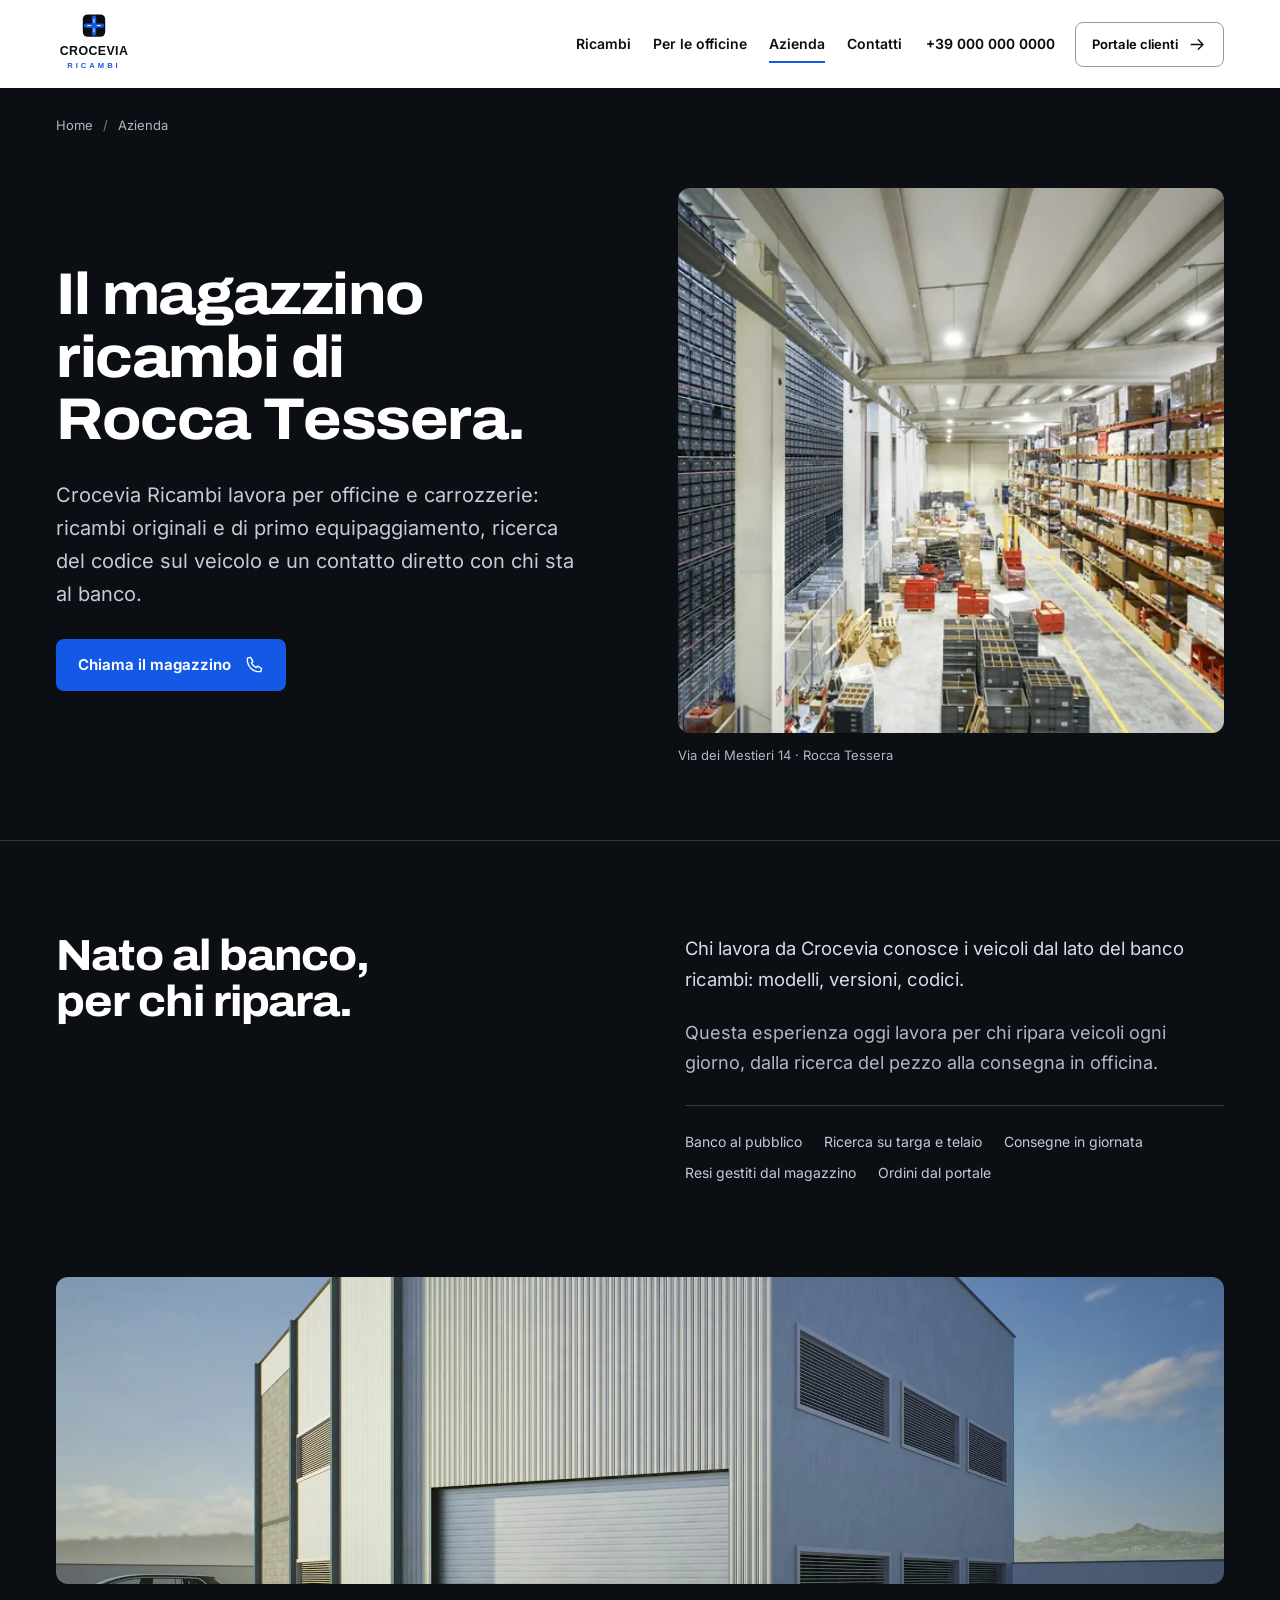
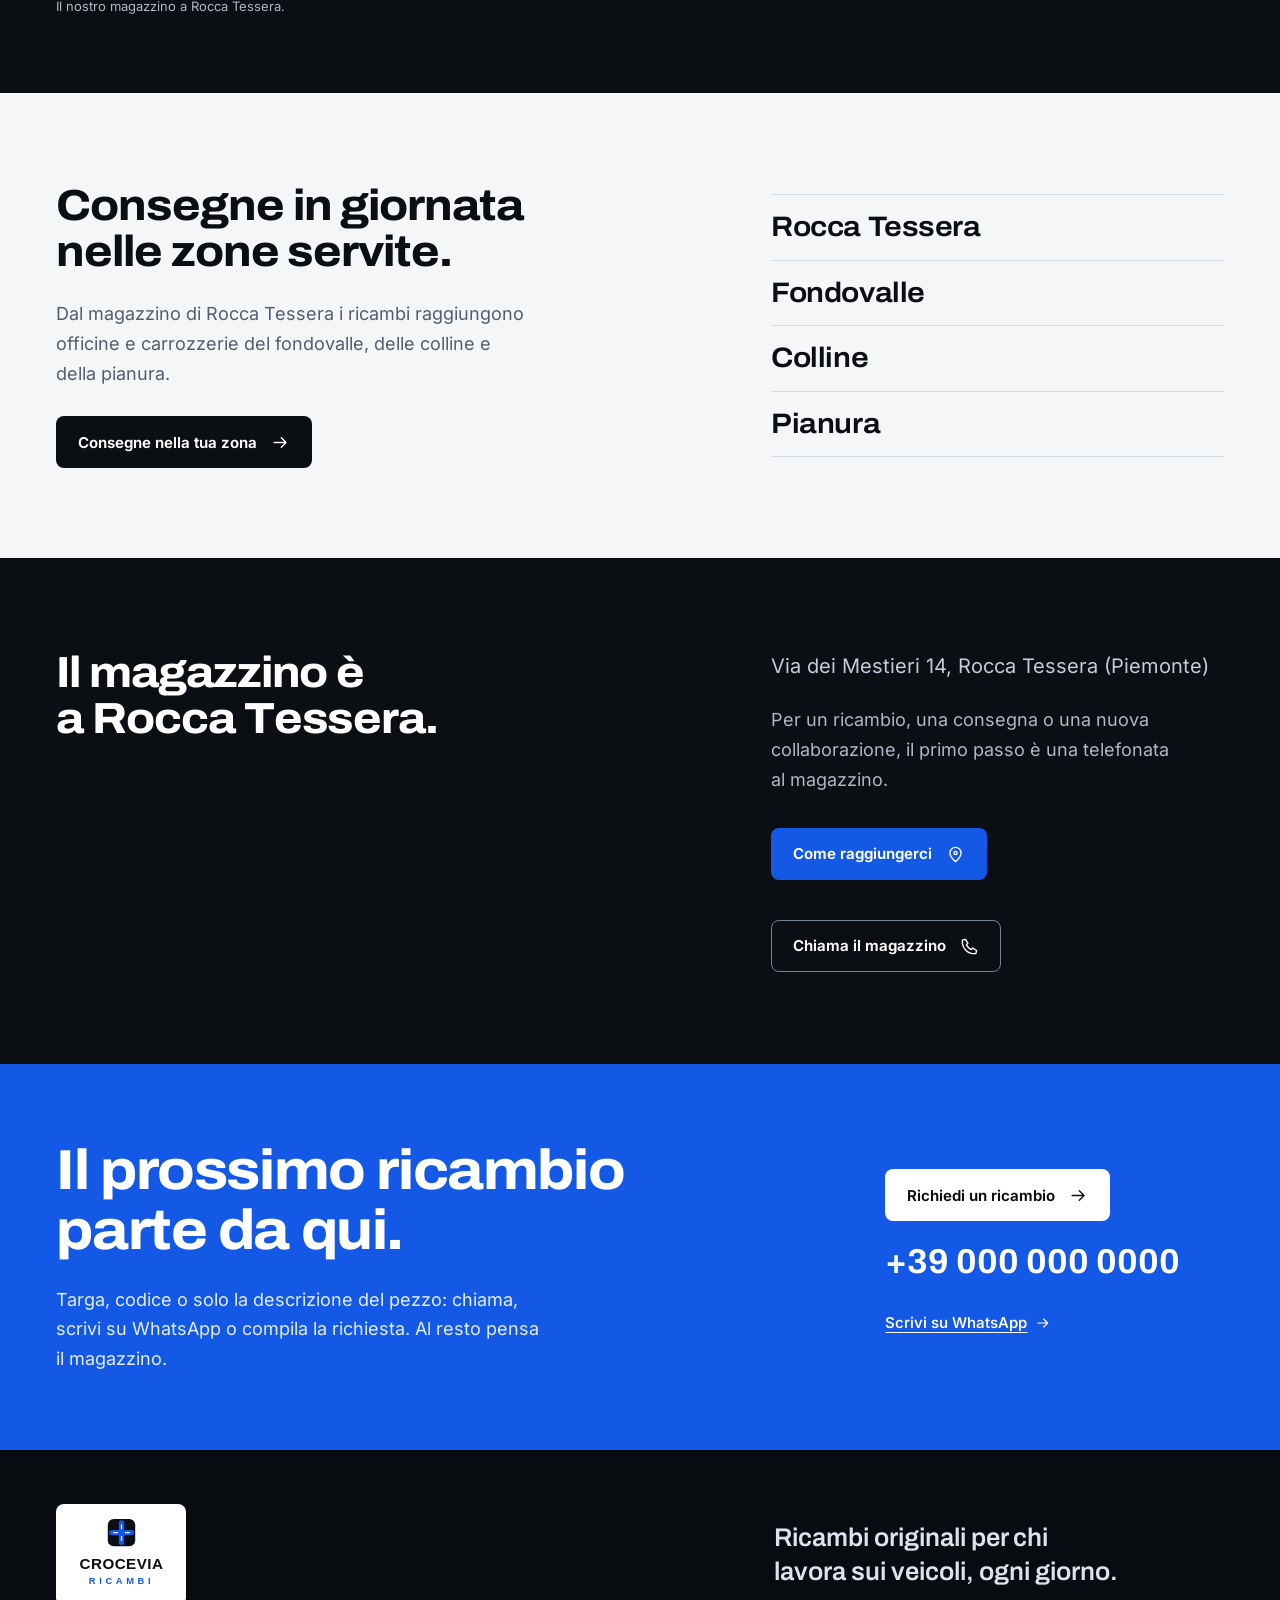
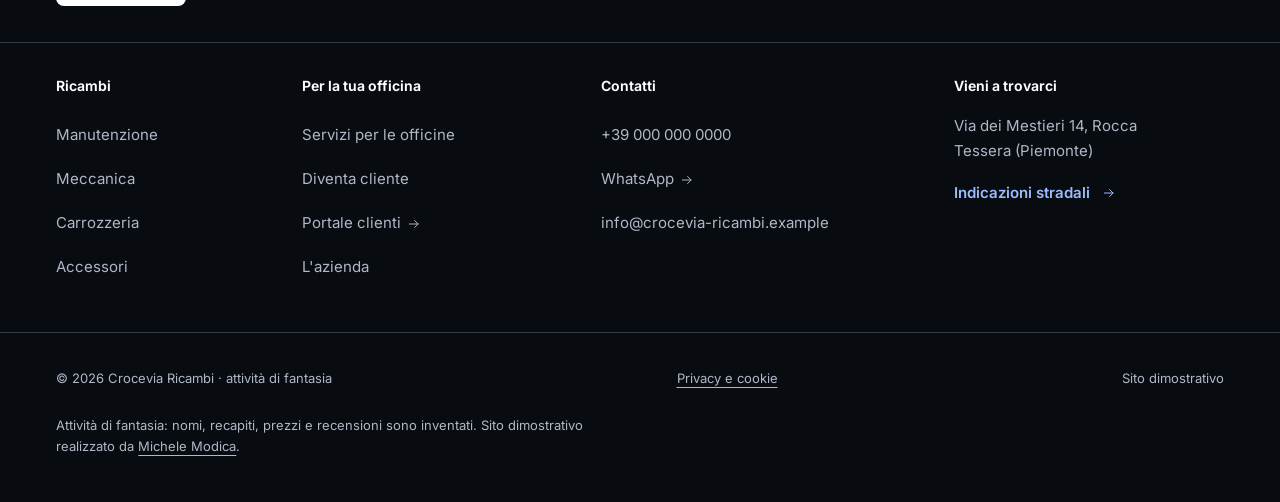
<file: azienda.html>
<!doctype html>
<html lang="it"><head><meta charset="utf-8"><meta name="viewport" content="width=device-width, initial-scale=1"><title>Azienda | Crocevia Ricambi</title>
<meta name="description" content="Crocevia Ricambi, magazzino di ricambi per officine e carrozzerie a Rocca Tessera: chi siamo, dove siamo e quali zone serviamo."><meta name="robots" content="noindex, nofollow"><meta name="theme-color" content="#0b0e13"><meta name="color-scheme" content="light dark">
<link rel="canonical" href="https://gxmich.github.io/crocevia-ricambi-demo/azienda.html"><meta property="og:type" content="website"><meta property="og:locale" content="it_IT"><meta property="og:site_name" content="Crocevia Ricambi"><meta property="og:title" content="Azienda | Crocevia Ricambi"><meta property="og:description" content="Crocevia Ricambi, magazzino di ricambi per officine e carrozzerie a Rocca Tessera: chi siamo, dove siamo e quali zone serviamo."><meta property="og:url" content="https://gxmich.github.io/crocevia-ricambi-demo/azienda.html"><meta property="og:image" content="https://gxmich.github.io/crocevia-ricambi-demo/assets/og.jpg?v=97cc6d72a0"><meta property="og:image:type" content="image/jpeg"><meta property="og:image:width" content="1200"><meta property="og:image:height" content="630"><meta property="og:image:alt" content="Crocevia Ricambi, ricambi per officine e carrozzerie (sito dimostrativo)"><meta name="twitter:card" content="summary_large_image">
<link rel="icon" href="assets/favicon.svg" type="image/svg+xml"><link rel="preload" href="assets/fonts/archivo-latin.woff2" as="font" type="font/woff2" crossorigin><link rel="preload" href="assets/fonts/inter-latin.woff2" as="font" type="font/woff2" crossorigin><link rel="stylesheet" href="assets/site.css?v=e0ea65874b"><noscript><style>.mobile-dock{transform:none!important;visibility:visible!important}</style></noscript><script src="assets/site.js?v=87be78d6fe" defer></script><script type="application/ld+json">{"@context": "https://schema.org", "@type": "AutoPartsStore", "name": "Crocevia Ricambi (attività di fantasia)", "url": "https://gxmich.github.io/crocevia-ricambi-demo", "telephone": "+39 000 000 0000", "email": "info@crocevia-ricambi.example", "address": {"@type": "PostalAddress", "streetAddress": "Via dei Mestieri 14", "addressLocality": "Rocca Tessera", "addressRegion": "Piemonte", "addressCountry": "IT"}, "areaServed": "Piemonte"}</script></head>
<body class="page-company"><a class="skip-link" href="#contenuto">Vai al contenuto</a>
<header class="site-header"><div class="header-inner">
<a class="brand" href="index.html" aria-label="Crocevia Ricambi, magazzino ricambi a Rocca Tessera, pagina iniziale"><img class="brand-logo" src="img/logo-crocevia.svg" alt="Crocevia Ricambi" width="76" height="64"><span>Magazzino ricambi<br><span>Rocca Tessera</span></span></a>
<nav class="desktop-nav" aria-label="Navigazione principale"><a href="ricambi.html">Ricambi</a><a href="officine.html">Per le officine</a><a href="azienda.html" aria-current="page">Azienda</a><a href="contatti.html">Contatti</a></nav>
<div class="header-actions"><a class="header-phone" href="tel:+390000000000">+39 000 000 0000</a><a class="button button-outline" href="portale.html" >Portale clienti<svg class="icon" width="24" height="24" viewBox="0 0 24 24" fill="none" stroke="currentColor" stroke-width="1.7" stroke-linecap="round" stroke-linejoin="round" aria-hidden="true"><path d="M4 12h15m-6-6 6 6-6 6"/></svg></a><button class="menu-toggle" type="button" aria-expanded="false" aria-controls="mobile-menu" aria-haspopup="dialog" aria-label="Apri il menu" hidden><span></span><span></span></button></div>
</div></header>
<div class="mobile-menu" id="mobile-menu" role="dialog" aria-modal="true" aria-label="Menu Crocevia Ricambi" hidden><nav aria-label="Navigazione mobile"><a href="index.html">Home</a><a href="ricambi.html">Ricambi</a><a href="officine.html">Per le officine</a><a href="azienda.html" aria-current="page">Azienda</a><a href="contatti.html">Contatti</a></nav><div class="menu-contact"><p>Il magazzino, a portata di mano.</p><a href="tel:+390000000000">+39 000 000 0000</a><a class="button button-primary" href="contatti.html?tema=Diventa+cliente#richiesta" >Diventa cliente<svg class="icon" width="24" height="24" viewBox="0 0 24 24" fill="none" stroke="currentColor" stroke-width="1.7" stroke-linecap="round" stroke-linejoin="round" aria-hidden="true"><path d="M4 12h15m-6-6 6 6-6 6"/></svg></a><a class="button button-outline" href="portale.html" >Portale clienti<svg class="icon" width="24" height="24" viewBox="0 0 24 24" fill="none" stroke="currentColor" stroke-width="1.7" stroke-linecap="round" stroke-linejoin="round" aria-hidden="true"><path d="M4 12h15m-6-6 6 6-6 6"/></svg></a></div></div>
<noscript><nav class="no-script-nav" aria-label="Navigazione"><a href="ricambi.html">Ricambi</a><a href="officine.html">Per le officine</a><a href="azienda.html" aria-current="page">Azienda</a><a href="contatti.html">Contatti</a></nav></noscript><main id="contenuto" tabindex="-1"><section class="container page-heading"><nav class="breadcrumbs" aria-label="Percorso di navigazione"><ol><li><a href="index.html">Home</a></li><li aria-current="page">Azienda</li></ol></nav><div class="editorial-hero"><div><h1 data-compose><span class="sr-only">Il magazzino ricambi di Rocca Tessera.</span><span class="split" aria-hidden="true"><span class="sl"><span class="sw"><span class="sc" style="--i:0">I</span><span class="sc" style="--i:1">l</span></span> <span class="sw"><span class="sc" style="--i:2">m</span><span class="sc" style="--i:3">a</span><span class="sc" style="--i:4">g</span><span class="sc" style="--i:5">a</span><span class="sc" style="--i:6">z</span><span class="sc" style="--i:7">z</span><span class="sc" style="--i:8">i</span><span class="sc" style="--i:9">n</span><span class="sc" style="--i:10">o</span></span> <span class="sw"><span class="sc" style="--i:11">r</span><span class="sc" style="--i:12">i</span><span class="sc" style="--i:13">c</span><span class="sc" style="--i:14">a</span><span class="sc" style="--i:15">m</span><span class="sc" style="--i:16">b</span><span class="sc" style="--i:17">i</span></span> <span class="sw"><span class="sc" style="--i:18">d</span><span class="sc" style="--i:19">i</span></span> <span class="sw"><span class="sc" style="--i:20">R</span><span class="sc" style="--i:21">o</span><span class="sc" style="--i:22">c</span><span class="sc" style="--i:23">c</span><span class="sc" style="--i:24">a</span></span> <span class="sw"><span class="sc" style="--i:25">T</span><span class="sc" style="--i:26">e</span><span class="sc" style="--i:27">s</span><span class="sc" style="--i:28">s</span><span class="sc" style="--i:29">e</span><span class="sc" style="--i:30">r</span><span class="sc" style="--i:31">a</span><span class="sc" style="--i:32">.</span></span></span></span></h1><p class="lead">Crocevia Ricambi lavora per officine e carrozzerie: ricambi originali e di primo equipaggiamento, ricerca del codice sul veicolo e un contatto diretto con chi sta al banco.</p><div class="button-row" data-dock-anchor><a class="button button-primary" href="tel:+390000000000" >Chiama il magazzino<svg class="icon" width="24" height="24" viewBox="0 0 24 24" fill="none" stroke="currentColor" stroke-width="1.7" stroke-linecap="round" stroke-linejoin="round" aria-hidden="true"><path d="m7 3 3 5-2 2a15 15 0 0 0 6 6l2-2 5 3-1 4C10 22 2 14 3 4Z"/></svg></a></div></div><figure><img src="img/sede.webp?v=b45fb6e571" alt="Corsie e scaffali del magazzino ricambi" width="2000" height="1334" class="" srcset="img/responsive/sede-320.webp?v=a8ae6c50ec 320w, img/responsive/sede-480.webp?v=1c9c9b14f7 480w, img/responsive/sede-720.webp?v=556112ada6 720w, img/responsive/sede-1080.webp?v=5ed602774b 1080w, img/sede.webp?v=b45fb6e571 2000w" sizes="(max-width: 700px) 100vw, 50vw" loading="eager" decoding="async"><figcaption>Via dei Mestieri 14 · Rocca Tessera</figcaption></figure></div></section>
<section class="section company-story"><div class="container parts-grid"><h2 data-compose><span class="sr-only">Nato al banco, per chi ripara.</span><span class="split" aria-hidden="true"><span class="sl"><span class="sw"><span class="sc" style="--i:0">N</span><span class="sc" style="--i:1">a</span><span class="sc" style="--i:2">t</span><span class="sc" style="--i:3">o</span></span> <span class="sw"><span class="sc" style="--i:4">a</span><span class="sc" style="--i:5">l</span></span> <span class="sw"><span class="sc" style="--i:6">b</span><span class="sc" style="--i:7">a</span><span class="sc" style="--i:8">n</span><span class="sc" style="--i:9">c</span><span class="sc" style="--i:10">o</span><span class="sc" style="--i:11">,</span></span> <span class="sw"><span class="sc" style="--i:12">p</span><span class="sc" style="--i:13">e</span><span class="sc" style="--i:14">r</span></span> <span class="sw"><span class="sc" style="--i:15">c</span><span class="sc" style="--i:16">h</span><span class="sc" style="--i:17">i</span></span> <span class="sw"><span class="sc" style="--i:18">r</span><span class="sc" style="--i:19">i</span><span class="sc" style="--i:20">p</span><span class="sc" style="--i:21">a</span><span class="sc" style="--i:22">r</span><span class="sc" style="--i:23">a</span><span class="sc" style="--i:24">.</span></span></span></span></h2><div><p class="lead">Chi lavora da Crocevia conosce i veicoli dal lato del banco ricambi: modelli, versioni, codici.</p><p>Questa esperienza oggi lavora per chi ripara veicoli ogni giorno, dalla ricerca del pezzo alla consegna in officina.</p><ul class="partner-list"><li>Banco al pubblico</li><li>Ricerca su targa e telaio</li><li>Consegne in giornata</li><li>Resi gestiti dal magazzino</li><li>Ordini dal portale</li></ul></div></div></section>
<figure class="wide-photo container"><img src="img/struttura.webp?v=a9d1f0b53b" alt="Il capannone del magazzino" width="2000" height="1125" class="" srcset="img/responsive/struttura-320.webp?v=76f9363d98 320w, img/responsive/struttura-480.webp?v=c99f693c01 480w, img/responsive/struttura-720.webp?v=7bb5553cf6 720w, img/responsive/struttura-1080.webp?v=e629b1e1ec 1080w, img/struttura.webp?v=a9d1f0b53b 2000w" sizes="(max-width: 1448px) 92vw, 1320px" loading="lazy" decoding="async"><figcaption>Il nostro magazzino a Rocca Tessera.</figcaption></figure><section class="coverage section-light"><div class="container coverage-grid"><div><h2 data-compose><span class="sr-only">Consegne in giornata nelle zone servite.</span><span class="split" aria-hidden="true"><span class="sl"><span class="sw"><span class="sc" style="--i:0">C</span><span class="sc" style="--i:1">o</span><span class="sc" style="--i:2">n</span><span class="sc" style="--i:3">s</span><span class="sc" style="--i:4">e</span><span class="sc" style="--i:5">g</span><span class="sc" style="--i:6">n</span><span class="sc" style="--i:7">e</span></span> <span class="sw"><span class="sc" style="--i:8">i</span><span class="sc" style="--i:9">n</span></span> <span class="sw"><span class="sc" style="--i:10">g</span><span class="sc" style="--i:11">i</span><span class="sc" style="--i:12">o</span><span class="sc" style="--i:13">r</span><span class="sc" style="--i:14">n</span><span class="sc" style="--i:15">a</span><span class="sc" style="--i:16">t</span><span class="sc" style="--i:17">a</span></span></span><span class="sl"><span class="sw"><span class="sc" style="--i:18">n</span><span class="sc" style="--i:19">e</span><span class="sc" style="--i:20">l</span><span class="sc" style="--i:21">l</span><span class="sc" style="--i:22">e</span></span> <span class="sw"><span class="sc" style="--i:23">z</span><span class="sc" style="--i:24">o</span><span class="sc" style="--i:25">n</span><span class="sc" style="--i:26">e</span></span> <span class="sw"><span class="sc" style="--i:27">s</span><span class="sc" style="--i:28">e</span><span class="sc" style="--i:29">r</span><span class="sc" style="--i:30">v</span><span class="sc" style="--i:31">i</span><span class="sc" style="--i:32">t</span><span class="sc" style="--i:33">e</span><span class="sc" style="--i:34">.</span></span></span></span></h2><p>Dal magazzino di Rocca Tessera i ricambi raggiungono officine e carrozzerie del fondovalle, delle colline e della pianura.</p><a class="button button-dark" href="contatti.html?tema=Consegne+e+ritiro#richiesta" >Consegne nella tua zona<svg class="icon" width="24" height="24" viewBox="0 0 24 24" fill="none" stroke="currentColor" stroke-width="1.7" stroke-linecap="round" stroke-linejoin="round" aria-hidden="true"><path d="M4 12h15m-6-6 6 6-6 6"/></svg></a></div><ul class="region-list" aria-label="Zone servite"><li>Rocca Tessera</li><li>Fondovalle</li><li>Colline</li><li>Pianura</li></ul></div></section>
<section class="section company-visit"><div class="container heading-grid"><h2 data-compose><span class="sr-only">Il magazzino è a Rocca Tessera.</span><span class="split" aria-hidden="true"><span class="sl"><span class="sw"><span class="sc" style="--i:0">I</span><span class="sc" style="--i:1">l</span></span> <span class="sw"><span class="sc" style="--i:2">m</span><span class="sc" style="--i:3">a</span><span class="sc" style="--i:4">g</span><span class="sc" style="--i:5">a</span><span class="sc" style="--i:6">z</span><span class="sc" style="--i:7">z</span><span class="sc" style="--i:8">i</span><span class="sc" style="--i:9">n</span><span class="sc" style="--i:10">o</span></span> <span class="sw"><span class="sc" style="--i:11">è</span></span></span><span class="sl"><span class="sw"><span class="sc" style="--i:12">a</span></span> <span class="sw"><span class="sc" style="--i:13">R</span><span class="sc" style="--i:14">o</span><span class="sc" style="--i:15">c</span><span class="sc" style="--i:16">c</span><span class="sc" style="--i:17">a</span></span> <span class="sw"><span class="sc" style="--i:18">T</span><span class="sc" style="--i:19">e</span><span class="sc" style="--i:20">s</span><span class="sc" style="--i:21">s</span><span class="sc" style="--i:22">e</span><span class="sc" style="--i:23">r</span><span class="sc" style="--i:24">a</span><span class="sc" style="--i:25">.</span></span></span></span></h2><div><p class="lead">Via dei Mestieri 14, Rocca Tessera (Piemonte)</p><p>Per un ricambio, una consegna o una nuova collaborazione, il primo passo è una telefonata al magazzino.</p><div class="button-row"><a class="button button-primary" href="contatti.html#dove-siamo" >Come raggiungerci<svg class="icon" width="24" height="24" viewBox="0 0 24 24" fill="none" stroke="currentColor" stroke-width="1.7" stroke-linecap="round" stroke-linejoin="round" aria-hidden="true"><path d="M19 10c0 5-7 11-7 11S5 15 5 10a7 7 0 1 1 14 0Z"/><circle cx="12" cy="10" r="2"/></svg></a><a class="button button-outline" href="tel:+390000000000" >Chiama il magazzino<svg class="icon" width="24" height="24" viewBox="0 0 24 24" fill="none" stroke="currentColor" stroke-width="1.7" stroke-linecap="round" stroke-linejoin="round" aria-hidden="true"><path d="m7 3 3 5-2 2a15 15 0 0 0 6 6l2-2 5 3-1 4C10 22 2 14 3 4Z"/></svg></a></div></div></div></section><section class="contact-cta"><div class="container cta-grid"><div><h2 data-compose><span class="sr-only">Il prossimo ricambio parte da qui.</span><span class="split" aria-hidden="true"><span class="sl"><span class="sw"><span class="sc" style="--i:0">I</span><span class="sc" style="--i:1">l</span></span> <span class="sw"><span class="sc" style="--i:2">p</span><span class="sc" style="--i:3">r</span><span class="sc" style="--i:4">o</span><span class="sc" style="--i:5">s</span><span class="sc" style="--i:6">s</span><span class="sc" style="--i:7">i</span><span class="sc" style="--i:8">m</span><span class="sc" style="--i:9">o</span></span> <span class="sw"><span class="sc" style="--i:10">r</span><span class="sc" style="--i:11">i</span><span class="sc" style="--i:12">c</span><span class="sc" style="--i:13">a</span><span class="sc" style="--i:14">m</span><span class="sc" style="--i:15">b</span><span class="sc" style="--i:16">i</span><span class="sc" style="--i:17">o</span></span></span><span class="sl"><span class="sw"><span class="sc" style="--i:18">p</span><span class="sc" style="--i:19">a</span><span class="sc" style="--i:20">r</span><span class="sc" style="--i:21">t</span><span class="sc" style="--i:22">e</span></span> <span class="sw"><span class="sc" style="--i:23">d</span><span class="sc" style="--i:24">a</span></span> <span class="sw"><span class="sc" style="--i:25">q</span><span class="sc" style="--i:26">u</span><span class="sc" style="--i:27">i</span><span class="sc" style="--i:28">.</span></span></span></span></h2><p>Targa, codice o solo la descrizione del pezzo: chiama, scrivi su WhatsApp o compila la richiesta. Al resto pensa il magazzino.</p></div><div class="cta-actions"><a class="button button-white" href="contatti.html?tema=Ricambi#richiesta" >Richiedi un ricambio<svg class="icon" width="24" height="24" viewBox="0 0 24 24" fill="none" stroke="currentColor" stroke-width="1.7" stroke-linecap="round" stroke-linejoin="round" aria-hidden="true"><path d="M4 12h15m-6-6 6 6-6 6"/></svg></a><a class="cta-phone" href="tel:+390000000000"><span class="sr-only">Chiama il magazzino: </span>+39 000 000 0000</a><a class="cta-chat" href="#whatsapp-demo">Scrivi su WhatsApp<svg class="icon" width="24" height="24" viewBox="0 0 24 24" fill="none" stroke="currentColor" stroke-width="1.7" stroke-linecap="round" stroke-linejoin="round" aria-hidden="true"><path d="M4 12h15m-6-6 6 6-6 6"/></svg></a></div></div></section></main><footer class="site-footer"><div class="container footer-top"><a class="footer-brand" href="index.html" aria-label="Crocevia Ricambi, pagina iniziale"><img class="brand-logo" src="img/logo-crocevia.svg" alt="Crocevia Ricambi" width="94" height="78"></a><p>Ricambi originali per chi lavora sui veicoli, ogni&nbsp;giorno.</p></div>
<div class="container footer-grid"><div><h2>Ricambi</h2><ul><li><a href="famiglia-manutenzione.html">Manutenzione</a></li><li><a href="famiglia-meccanica.html">Meccanica</a></li><li><a href="famiglia-carrozzeria.html">Carrozzeria</a></li><li><a href="famiglia-accessori.html">Accessori</a></li></ul></div><div><h2>Per la tua officina</h2><ul><li><a href="officine.html">Servizi per le officine</a></li><li><a href="contatti.html?tema=Diventa+cliente#richiesta">Diventa cliente</a></li><li><a href="portale.html">Portale clienti<svg class="icon" width="24" height="24" viewBox="0 0 24 24" fill="none" stroke="currentColor" stroke-width="1.7" stroke-linecap="round" stroke-linejoin="round" aria-hidden="true"><path d="M4 12h15m-6-6 6 6-6 6"/></svg></a></li><li><a href="azienda.html">L'azienda</a></li></ul></div><div><h2>Contatti</h2><ul><li><a href="tel:+390000000000">+39 000 000 0000</a></li><li><a href="#whatsapp-demo">WhatsApp<svg class="icon" width="24" height="24" viewBox="0 0 24 24" fill="none" stroke="currentColor" stroke-width="1.7" stroke-linecap="round" stroke-linejoin="round" aria-hidden="true"><path d="M4 12h15m-6-6 6 6-6 6"/></svg></a></li><li><a href="mailto:info@crocevia-ricambi.example">info@crocevia-ricambi.example</a></li></ul></div><div><h2>Vieni a trovarci</h2><p>Via dei Mestieri 14, Rocca Tessera (Piemonte)</p><a class="text-link" href="contatti.html#dove-siamo">Indicazioni stradali <svg class="icon" width="24" height="24" viewBox="0 0 24 24" fill="none" stroke="currentColor" stroke-width="1.7" stroke-linecap="round" stroke-linejoin="round" aria-hidden="true"><path d="M4 12h15m-6-6 6 6-6 6"/></svg></a></div></div>
<div class="container footer-bottom"><p>© <span data-year>2026</span> Crocevia Ricambi · attività di fantasia</p><a href="privacy.html">Privacy e cookie</a><p>Sito dimostrativo</p></div><div class="container footer-demo"><p>Attività di fantasia: nomi, recapiti, prezzi e recensioni sono inventati. Sito dimostrativo realizzato da <a href="https://www.modicamichele.it">Michele Modica</a>.</p></div></footer>
<nav class="mobile-dock" aria-label="Contatti rapidi" data-await><a class="button button-light" href="tel:+390000000000" >Chiama<span class="sr-only"> il magazzino</span><svg class="icon" width="24" height="24" viewBox="0 0 24 24" fill="none" stroke="currentColor" stroke-width="1.7" stroke-linecap="round" stroke-linejoin="round" aria-hidden="true"><path d="m7 3 3 5-2 2a15 15 0 0 0 6 6l2-2 5 3-1 4C10 22 2 14 3 4Z"/></svg></a><a class="button button-primary" href="contatti.html?tema=Ricambi#richiesta" >Richiedi un ricambio<svg class="icon" width="24" height="24" viewBox="0 0 24 24" fill="none" stroke="currentColor" stroke-width="1.7" stroke-linecap="round" stroke-linejoin="round" aria-hidden="true"><path d="M4 12h15m-6-6 6 6-6 6"/></svg></a></nav></body></html>
</file>
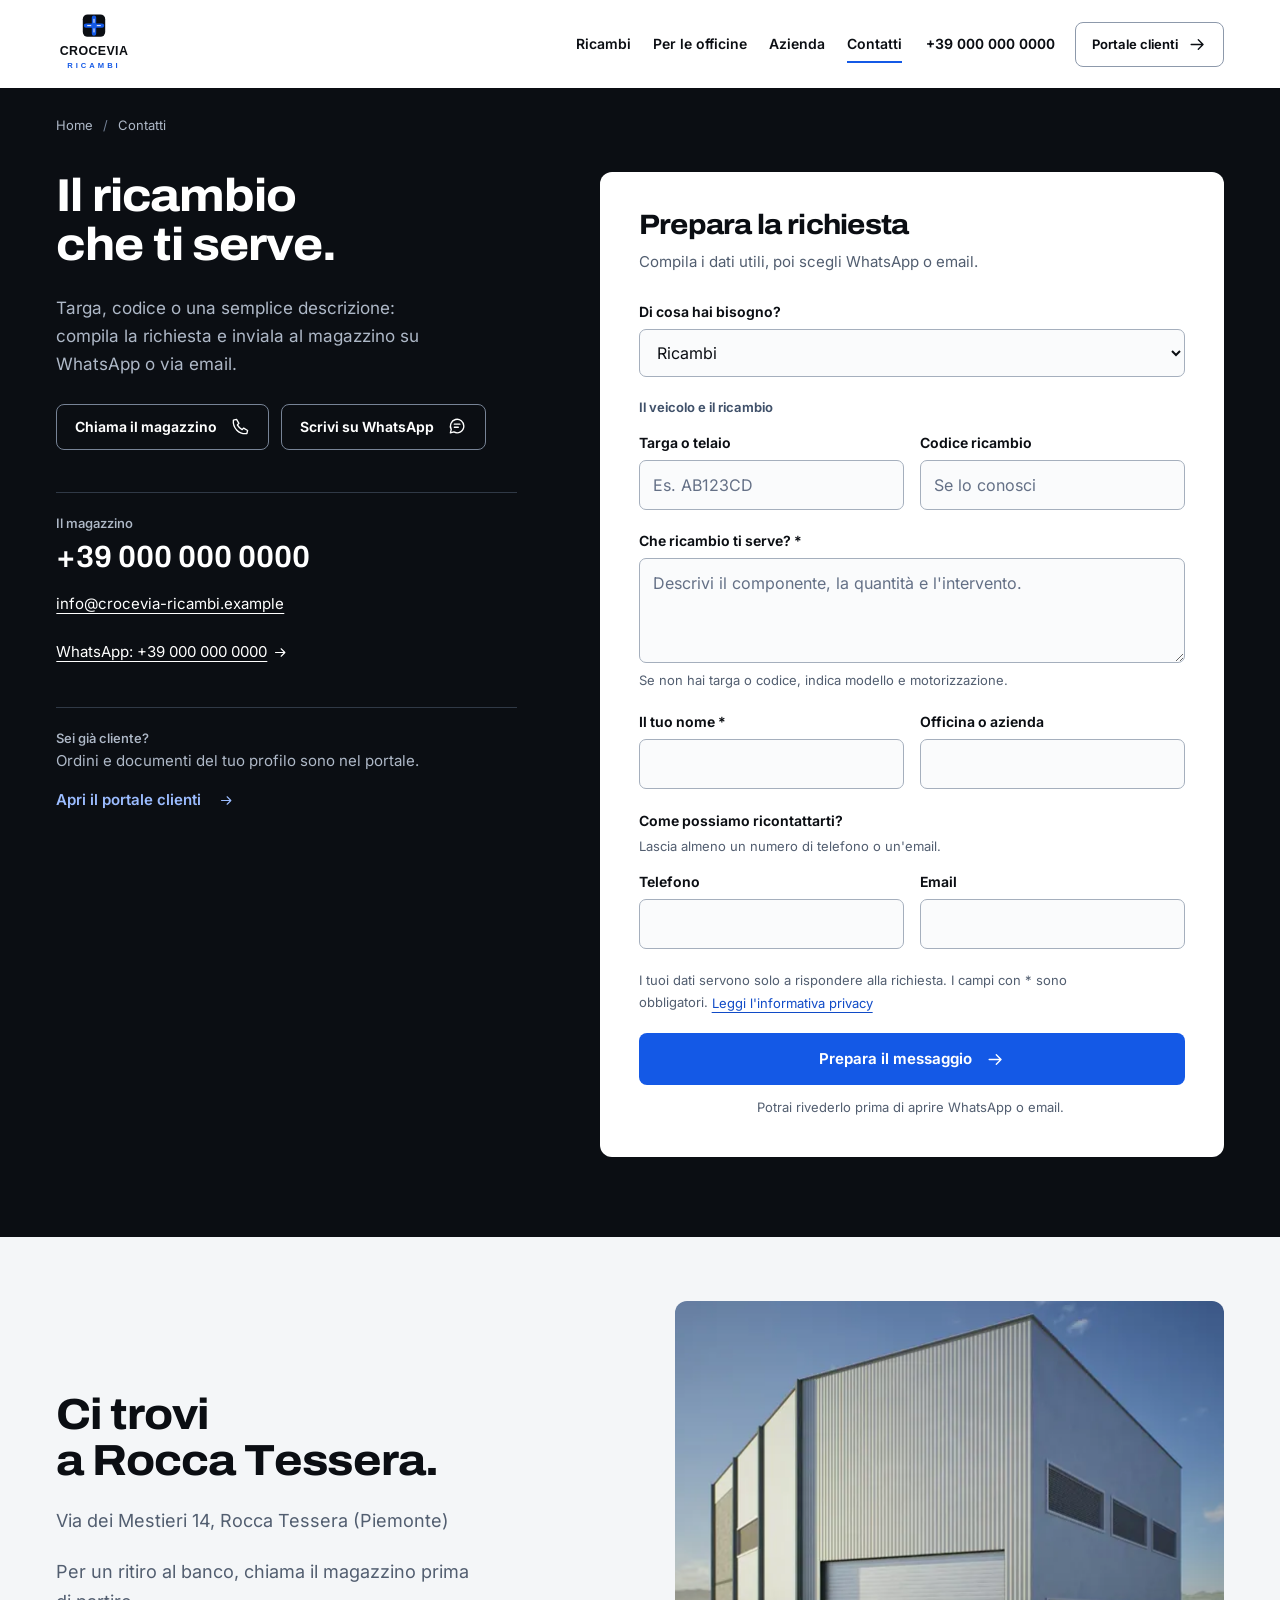
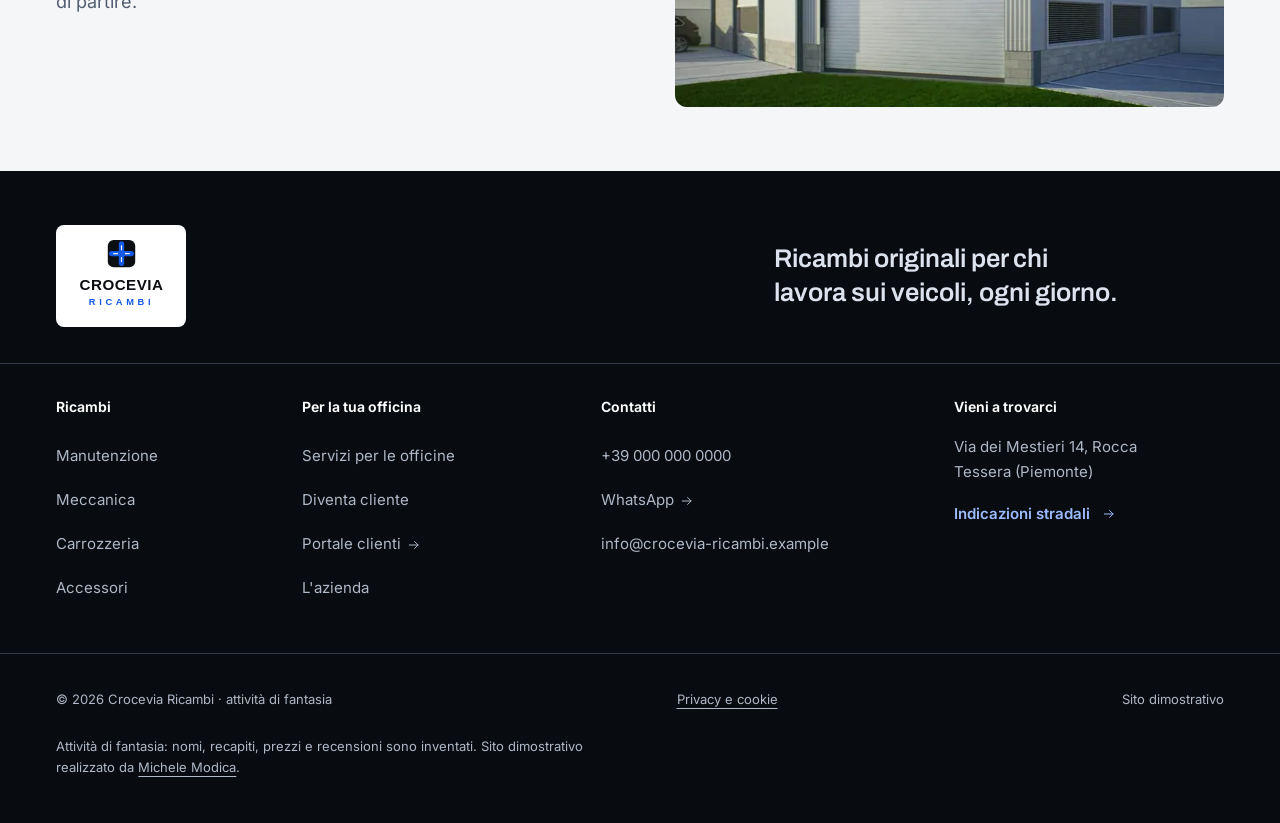
<file: contatti.html>
<!doctype html>
<html lang="it"><head><meta charset="utf-8"><meta name="viewport" content="width=device-width, initial-scale=1"><title>Contatti e richieste ricambi | Crocevia Ricambi</title>
<meta name="description" content="Prepara una richiesta di ricambi per il magazzino Crocevia: modulo dimostrativo, nessun dato viene inviato."><meta name="robots" content="noindex, nofollow"><meta name="theme-color" content="#0b0e13"><meta name="color-scheme" content="light dark">
<link rel="canonical" href="https://gxmich.github.io/crocevia-ricambi-demo/contatti.html"><meta property="og:type" content="website"><meta property="og:locale" content="it_IT"><meta property="og:site_name" content="Crocevia Ricambi"><meta property="og:title" content="Contatti e richieste ricambi | Crocevia Ricambi"><meta property="og:description" content="Prepara una richiesta di ricambi per il magazzino Crocevia: modulo dimostrativo, nessun dato viene inviato."><meta property="og:url" content="https://gxmich.github.io/crocevia-ricambi-demo/contatti.html"><meta property="og:image" content="https://gxmich.github.io/crocevia-ricambi-demo/assets/og.jpg?v=97cc6d72a0"><meta property="og:image:type" content="image/jpeg"><meta property="og:image:width" content="1200"><meta property="og:image:height" content="630"><meta property="og:image:alt" content="Crocevia Ricambi, ricambi per officine e carrozzerie (sito dimostrativo)"><meta name="twitter:card" content="summary_large_image">
<link rel="icon" href="assets/favicon.svg" type="image/svg+xml"><link rel="preload" href="assets/fonts/archivo-latin.woff2" as="font" type="font/woff2" crossorigin><link rel="preload" href="assets/fonts/inter-latin.woff2" as="font" type="font/woff2" crossorigin><link rel="stylesheet" href="assets/site.css?v=e0ea65874b"><noscript><style>.mobile-dock{transform:none!important;visibility:visible!important}</style></noscript><script src="assets/site.js?v=87be78d6fe" defer></script><script type="application/ld+json">{"@context": "https://schema.org", "@type": "AutoPartsStore", "name": "Crocevia Ricambi (attività di fantasia)", "url": "https://gxmich.github.io/crocevia-ricambi-demo", "telephone": "+39 000 000 0000", "email": "info@crocevia-ricambi.example", "address": {"@type": "PostalAddress", "streetAddress": "Via dei Mestieri 14", "addressLocality": "Rocca Tessera", "addressRegion": "Piemonte", "addressCountry": "IT"}, "areaServed": "Piemonte"}</script></head>
<body class="page-contact"><a class="skip-link" href="#contenuto">Vai al contenuto</a>
<header class="site-header"><div class="header-inner">
<a class="brand" href="index.html" aria-label="Crocevia Ricambi, magazzino ricambi a Rocca Tessera, pagina iniziale"><img class="brand-logo" src="img/logo-crocevia.svg" alt="Crocevia Ricambi" width="76" height="64"><span>Magazzino ricambi<br><span>Rocca Tessera</span></span></a>
<nav class="desktop-nav" aria-label="Navigazione principale"><a href="ricambi.html">Ricambi</a><a href="officine.html">Per le officine</a><a href="azienda.html">Azienda</a><a href="contatti.html" aria-current="page">Contatti</a></nav>
<div class="header-actions"><a class="header-phone" href="tel:+390000000000">+39 000 000 0000</a><a class="button button-outline" href="portale.html" >Portale clienti<svg class="icon" width="24" height="24" viewBox="0 0 24 24" fill="none" stroke="currentColor" stroke-width="1.7" stroke-linecap="round" stroke-linejoin="round" aria-hidden="true"><path d="M4 12h15m-6-6 6 6-6 6"/></svg></a><button class="menu-toggle" type="button" aria-expanded="false" aria-controls="mobile-menu" aria-haspopup="dialog" aria-label="Apri il menu" hidden><span></span><span></span></button></div>
</div></header>
<div class="mobile-menu" id="mobile-menu" role="dialog" aria-modal="true" aria-label="Menu Crocevia Ricambi" hidden><nav aria-label="Navigazione mobile"><a href="index.html">Home</a><a href="ricambi.html">Ricambi</a><a href="officine.html">Per le officine</a><a href="azienda.html">Azienda</a><a href="contatti.html" aria-current="page">Contatti</a></nav><div class="menu-contact"><p>Il magazzino, a portata di mano.</p><a href="tel:+390000000000">+39 000 000 0000</a><a class="button button-primary" href="contatti.html?tema=Diventa+cliente#richiesta" >Diventa cliente<svg class="icon" width="24" height="24" viewBox="0 0 24 24" fill="none" stroke="currentColor" stroke-width="1.7" stroke-linecap="round" stroke-linejoin="round" aria-hidden="true"><path d="M4 12h15m-6-6 6 6-6 6"/></svg></a><a class="button button-outline" href="portale.html" >Portale clienti<svg class="icon" width="24" height="24" viewBox="0 0 24 24" fill="none" stroke="currentColor" stroke-width="1.7" stroke-linecap="round" stroke-linejoin="round" aria-hidden="true"><path d="M4 12h15m-6-6 6 6-6 6"/></svg></a></div></div>
<noscript><nav class="no-script-nav" aria-label="Navigazione"><a href="ricambi.html">Ricambi</a><a href="officine.html">Per le officine</a><a href="azienda.html">Azienda</a><a href="contatti.html" aria-current="page">Contatti</a></nav></noscript><main id="contenuto" tabindex="-1"><div class="container"><nav class="breadcrumbs" aria-label="Percorso di navigazione"><ol><li><a href="index.html">Home</a></li><li aria-current="page">Contatti</li></ol></nav><section class="contact-layout"><div class="contact-intro"><h1 data-contact-title data-compose><span class="sr-only">Il ricambio che ti serve.</span><span class="split" aria-hidden="true"><span class="sl"><span class="sw"><span class="sc" style="--i:0">I</span><span class="sc" style="--i:1">l</span></span> <span class="sw"><span class="sc" style="--i:2">r</span><span class="sc" style="--i:3">i</span><span class="sc" style="--i:4">c</span><span class="sc" style="--i:5">a</span><span class="sc" style="--i:6">m</span><span class="sc" style="--i:7">b</span><span class="sc" style="--i:8">i</span><span class="sc" style="--i:9">o</span></span></span><span class="sl"><span class="sw"><span class="sc" style="--i:10">c</span><span class="sc" style="--i:11">h</span><span class="sc" style="--i:12">e</span></span> <span class="sw"><span class="sc" style="--i:13">t</span><span class="sc" style="--i:14">i</span></span> <span class="sw"><span class="sc" style="--i:15">s</span><span class="sc" style="--i:16">e</span><span class="sc" style="--i:17">r</span><span class="sc" style="--i:18">v</span><span class="sc" style="--i:19">e</span><span class="sc" style="--i:20">.</span></span></span></span></h1><p class="lead" data-contact-lead>Targa, codice o una semplice descrizione: compila la richiesta e inviala al magazzino su WhatsApp o via email.</p><div class="contact-shortcuts"><a class="button button-outline" href="tel:+390000000000" >Chiama il magazzino<svg class="icon" width="24" height="24" viewBox="0 0 24 24" fill="none" stroke="currentColor" stroke-width="1.7" stroke-linecap="round" stroke-linejoin="round" aria-hidden="true"><path d="m7 3 3 5-2 2a15 15 0 0 0 6 6l2-2 5 3-1 4C10 22 2 14 3 4Z"/></svg></a><a class="button button-outline" href="#whatsapp-demo" >Scrivi su WhatsApp<svg class="icon" width="24" height="24" viewBox="0 0 24 24" fill="none" stroke="currentColor" stroke-width="1.7" stroke-linecap="round" stroke-linejoin="round" aria-hidden="true"><path d="M20 11.5a8.5 8.5 0 0 1-12.6 7.4L3 20l1.1-4.4A8.5 8.5 0 1 1 20 11.5Z"/><path d="M8 9h7M8 13h5"/></svg></a></div><div class="contact-directory"><div><h2 class="directory-label">Il magazzino</h2><a class="contact-number" href="tel:+390000000000"><span class="sr-only">Chiama il magazzino: </span>+39 000 000 0000</a><a href="mailto:info@crocevia-ricambi.example">info@crocevia-ricambi.example</a><a href="#whatsapp-demo">WhatsApp: +39 000 000 0000<svg class="icon" width="24" height="24" viewBox="0 0 24 24" fill="none" stroke="currentColor" stroke-width="1.7" stroke-linecap="round" stroke-linejoin="round" aria-hidden="true"><path d="M4 12h15m-6-6 6 6-6 6"/></svg></a></div><div><h2 class="directory-label">Sei già cliente?</h2><p>Ordini e documenti del tuo profilo sono nel portale.</p><a class="text-link" href="portale.html">Apri il portale clienti <svg class="icon" width="24" height="24" viewBox="0 0 24 24" fill="none" stroke="currentColor" stroke-width="1.7" stroke-linecap="round" stroke-linejoin="round" aria-hidden="true"><path d="M4 12h15m-6-6 6 6-6 6"/></svg></a></div></div></div><div class="request-panel" id="richiesta"><form data-request-form hidden novalidate><div class="form-header"><h2 data-form-title>Prepara la richiesta</h2><p>Compila i dati utili, poi scegli WhatsApp o email.</p></div><div class="form-error-summary" role="alert" tabindex="-1" hidden data-errors></div><div data-form-fields><div class="field"><label for="field-tema">Di cosa hai bisogno?</label><select name="tema" id="field-tema"><option>Ricambi</option><option>Diventa cliente</option><option>Accesso al portale</option><option>Consegne e ritiro</option><option>Supporto e formazione</option><option>Rete officine</option><option>Altre informazioni</option></select></div><input type="hidden" name="famiglia" data-category><p class="category-context" data-category-context hidden></p>
<fieldset class="form-vehicle" data-topics="Ricambi"><legend>Il veicolo e il ricambio</legend><div class="form-row"><div class="field"><label for="field-targa">Targa o telaio</label><input type="text" name="targa" id="field-targa" maxlength="180" placeholder="Es. AB123CD" aria-describedby="error-targa" autocapitalize="characters" spellcheck="false"><small class="field-error" id="error-targa" hidden></small></div><div class="field"><label for="field-codice">Codice ricambio</label><input type="text" name="codice" id="field-codice" maxlength="180" placeholder="Se lo conosci" aria-describedby="error-codice" ><small class="field-error" id="error-codice" hidden></small></div></div></fieldset>
<div class="field"><label for="field-desc" data-description-label>Che ricambio ti serve? <span aria-hidden="true">*</span></label><textarea name="desc" id="field-desc" rows="3" maxlength="1800" required aria-describedby="description-help error-desc" placeholder="Descrivi il componente, la quantità e l'intervento."></textarea><small id="description-help" data-description-help>Se non hai targa o codice, indica modello e motorizzazione.</small><small class="field-error" id="error-desc" hidden>Descrivi brevemente ciò di cui hai bisogno.</small></div>
<div class="form-row"><div class="field"><label for="field-nome">Il tuo nome <span aria-hidden="true">*</span></label><input type="text" name="nome" id="field-nome" maxlength="180" autocomplete="name" required aria-describedby="error-nome" ><small class="field-error" id="error-nome" hidden>Inserisci il tuo nome.</small></div><div class="field"><label for="field-azienda">Officina o azienda</label><input type="text" name="azienda" id="field-azienda" maxlength="180" autocomplete="organization" aria-describedby="error-azienda" ><small class="field-error" id="error-azienda" hidden></small></div></div>
<fieldset data-topics="Diventa cliente|Consegne e ritiro|Rete officine"><legend>La tua zona</legend><div class="field"><label for="field-comune">Comune dell'officina</label><input type="text" name="comune" id="field-comune" maxlength="180" placeholder="Comune e provincia" autocomplete="address-level2" aria-describedby="error-comune" ><small class="field-error" id="error-comune" hidden></small></div></fieldset>
<fieldset class="contact-fields"><legend>Come possiamo ricontattarti?</legend><p class="field-help" id="contact-help">Lascia almeno un numero di telefono o un'email.</p><div class="form-row"><div class="field"><label for="field-tel">Telefono</label><input type="tel" name="tel" id="field-tel" maxlength="180" autocomplete="tel" aria-describedby="error-tel" aria-required="false"><small class="field-error" id="error-tel" hidden>Inserisci un telefono valido oppure un indirizzo email.</small></div><div class="field"><label for="field-email">Email</label><input type="email" name="email" id="field-email" maxlength="180" autocomplete="email" aria-describedby="error-email" ><small class="field-error" id="error-email" hidden>Controlla l'indirizzo email.</small></div></div></fieldset>
<p class="form-privacy">I tuoi dati servono solo a rispondere alla richiesta. I campi con * sono obbligatori. <a href="privacy.html">Leggi l'informativa privacy</a></p><button class="button button-primary form-submit" type="submit">Prepara il messaggio <svg class="icon" width="24" height="24" viewBox="0 0 24 24" fill="none" stroke="currentColor" stroke-width="1.7" stroke-linecap="round" stroke-linejoin="round" aria-hidden="true"><path d="M4 12h15m-6-6 6 6-6 6"/></svg></button><p class="form-hint">Potrai rivederlo prima di aprire WhatsApp o email.</p></div>
<section class="request-review" data-review hidden tabindex="-1" aria-labelledby="review-title"><div class="review-symbol"><svg class="icon" width="24" height="24" viewBox="0 0 24 24" fill="none" stroke="currentColor" stroke-width="1.7" stroke-linecap="round" stroke-linejoin="round" aria-hidden="true"><path d="m5 12 4 4L19 6"/></svg></div><h2 id="review-title">Il messaggio è pronto.</h2><p>Controlla il riepilogo. In un sito vero apriresti WhatsApp o la tua email per inviarlo: in questa demo i pulsanti non aprono nulla e non inviano dati.</p><dl data-review-list></dl><div class="review-actions"><a class="button button-primary" data-send-wa href="#whatsapp-demo">Apri WhatsApp <svg class="icon" width="24" height="24" viewBox="0 0 24 24" fill="none" stroke="currentColor" stroke-width="1.7" stroke-linecap="round" stroke-linejoin="round" aria-hidden="true"><path d="M20 11.5a8.5 8.5 0 0 1-12.6 7.4L3 20l1.1-4.4A8.5 8.5 0 1 1 20 11.5Z"/><path d="M8 9h7M8 13h5"/></svg></a><a class="button button-dark" data-send-email href="#email-demo">Apri la tua email <svg class="icon" width="24" height="24" viewBox="0 0 24 24" fill="none" stroke="currentColor" stroke-width="1.7" stroke-linecap="round" stroke-linejoin="round" aria-hidden="true"><rect x="3" y="5" width="18" height="14" rx="2"/><path d="m3 6 9 7 9-7"/></svg></a></div><button class="text-link edit-request" type="button" data-edit-request>Modifica la richiesta</button></section></form><noscript><div class="no-script-request"><h2 class="no-script-title">Contatta direttamente il magazzino</h2><p>Indica veicolo, ricambio e recapito nel tuo messaggio.</p><a class="button button-primary" href="#whatsapp-demo" >Scrivi su WhatsApp<svg class="icon" width="24" height="24" viewBox="0 0 24 24" fill="none" stroke="currentColor" stroke-width="1.7" stroke-linecap="round" stroke-linejoin="round" aria-hidden="true"><path d="M20 11.5a8.5 8.5 0 0 1-12.6 7.4L3 20l1.1-4.4A8.5 8.5 0 1 1 20 11.5Z"/><path d="M8 9h7M8 13h5"/></svg></a><a class="button button-dark" href="mailto:info@crocevia-ricambi.example" >Scrivi una email<svg class="icon" width="24" height="24" viewBox="0 0 24 24" fill="none" stroke="currentColor" stroke-width="1.7" stroke-linecap="round" stroke-linejoin="round" aria-hidden="true"><rect x="3" y="5" width="18" height="14" rx="2"/><path d="m3 6 9 7 9-7"/></svg></a></div></noscript></div></section></div>
<section class="visit-section section-light" id="dove-siamo"><div class="container visit-grid"><div><h2 data-compose><span class="sr-only">Ci trovi a Rocca Tessera.</span><span class="split" aria-hidden="true"><span class="sl"><span class="sw"><span class="sc" style="--i:0">C</span><span class="sc" style="--i:1">i</span></span> <span class="sw"><span class="sc" style="--i:2">t</span><span class="sc" style="--i:3">r</span><span class="sc" style="--i:4">o</span><span class="sc" style="--i:5">v</span><span class="sc" style="--i:6">i</span></span></span><span class="sl"><span class="sw"><span class="sc" style="--i:7">a</span></span> <span class="sw"><span class="sc" style="--i:8">R</span><span class="sc" style="--i:9">o</span><span class="sc" style="--i:10">c</span><span class="sc" style="--i:11">c</span><span class="sc" style="--i:12">a</span></span> <span class="sw"><span class="sc" style="--i:13">T</span><span class="sc" style="--i:14">e</span><span class="sc" style="--i:15">s</span><span class="sc" style="--i:16">s</span><span class="sc" style="--i:17">e</span><span class="sc" style="--i:18">r</span><span class="sc" style="--i:19">a</span><span class="sc" style="--i:20">.</span></span></span></span></h2><p>Via dei Mestieri 14, Rocca Tessera (Piemonte)</p><p>Per un ritiro al banco, chiama il magazzino prima di partire.</p></div><figure><img src="img/struttura.webp?v=a9d1f0b53b" alt="Il capannone del magazzino Crocevia Ricambi" width="2000" height="1125" class="" srcset="img/responsive/struttura-320.webp?v=76f9363d98 320w, img/responsive/struttura-480.webp?v=c99f693c01 480w, img/responsive/struttura-720.webp?v=7bb5553cf6 720w, img/responsive/struttura-1080.webp?v=e629b1e1ec 1080w, img/struttura.webp?v=a9d1f0b53b 2000w" sizes="(max-width: 700px) 100vw, 50vw" loading="lazy" decoding="async"></figure></div></section></main><footer class="site-footer"><div class="container footer-top"><a class="footer-brand" href="index.html" aria-label="Crocevia Ricambi, pagina iniziale"><img class="brand-logo" src="img/logo-crocevia.svg" alt="Crocevia Ricambi" width="94" height="78"></a><p>Ricambi originali per chi lavora sui veicoli, ogni&nbsp;giorno.</p></div>
<div class="container footer-grid"><div><h2>Ricambi</h2><ul><li><a href="famiglia-manutenzione.html">Manutenzione</a></li><li><a href="famiglia-meccanica.html">Meccanica</a></li><li><a href="famiglia-carrozzeria.html">Carrozzeria</a></li><li><a href="famiglia-accessori.html">Accessori</a></li></ul></div><div><h2>Per la tua officina</h2><ul><li><a href="officine.html">Servizi per le officine</a></li><li><a href="contatti.html?tema=Diventa+cliente#richiesta">Diventa cliente</a></li><li><a href="portale.html">Portale clienti<svg class="icon" width="24" height="24" viewBox="0 0 24 24" fill="none" stroke="currentColor" stroke-width="1.7" stroke-linecap="round" stroke-linejoin="round" aria-hidden="true"><path d="M4 12h15m-6-6 6 6-6 6"/></svg></a></li><li><a href="azienda.html">L'azienda</a></li></ul></div><div><h2>Contatti</h2><ul><li><a href="tel:+390000000000">+39 000 000 0000</a></li><li><a href="#whatsapp-demo">WhatsApp<svg class="icon" width="24" height="24" viewBox="0 0 24 24" fill="none" stroke="currentColor" stroke-width="1.7" stroke-linecap="round" stroke-linejoin="round" aria-hidden="true"><path d="M4 12h15m-6-6 6 6-6 6"/></svg></a></li><li><a href="mailto:info@crocevia-ricambi.example">info@crocevia-ricambi.example</a></li></ul></div><div><h2>Vieni a trovarci</h2><p>Via dei Mestieri 14, Rocca Tessera (Piemonte)</p><a class="text-link" href="contatti.html#dove-siamo">Indicazioni stradali <svg class="icon" width="24" height="24" viewBox="0 0 24 24" fill="none" stroke="currentColor" stroke-width="1.7" stroke-linecap="round" stroke-linejoin="round" aria-hidden="true"><path d="M4 12h15m-6-6 6 6-6 6"/></svg></a></div></div>
<div class="container footer-bottom"><p>© <span data-year>2026</span> Crocevia Ricambi · attività di fantasia</p><a href="privacy.html">Privacy e cookie</a><p>Sito dimostrativo</p></div><div class="container footer-demo"><p>Attività di fantasia: nomi, recapiti, prezzi e recensioni sono inventati. Sito dimostrativo realizzato da <a href="https://www.modicamichele.it">Michele Modica</a>.</p></div></footer>
</body></html>
</file>
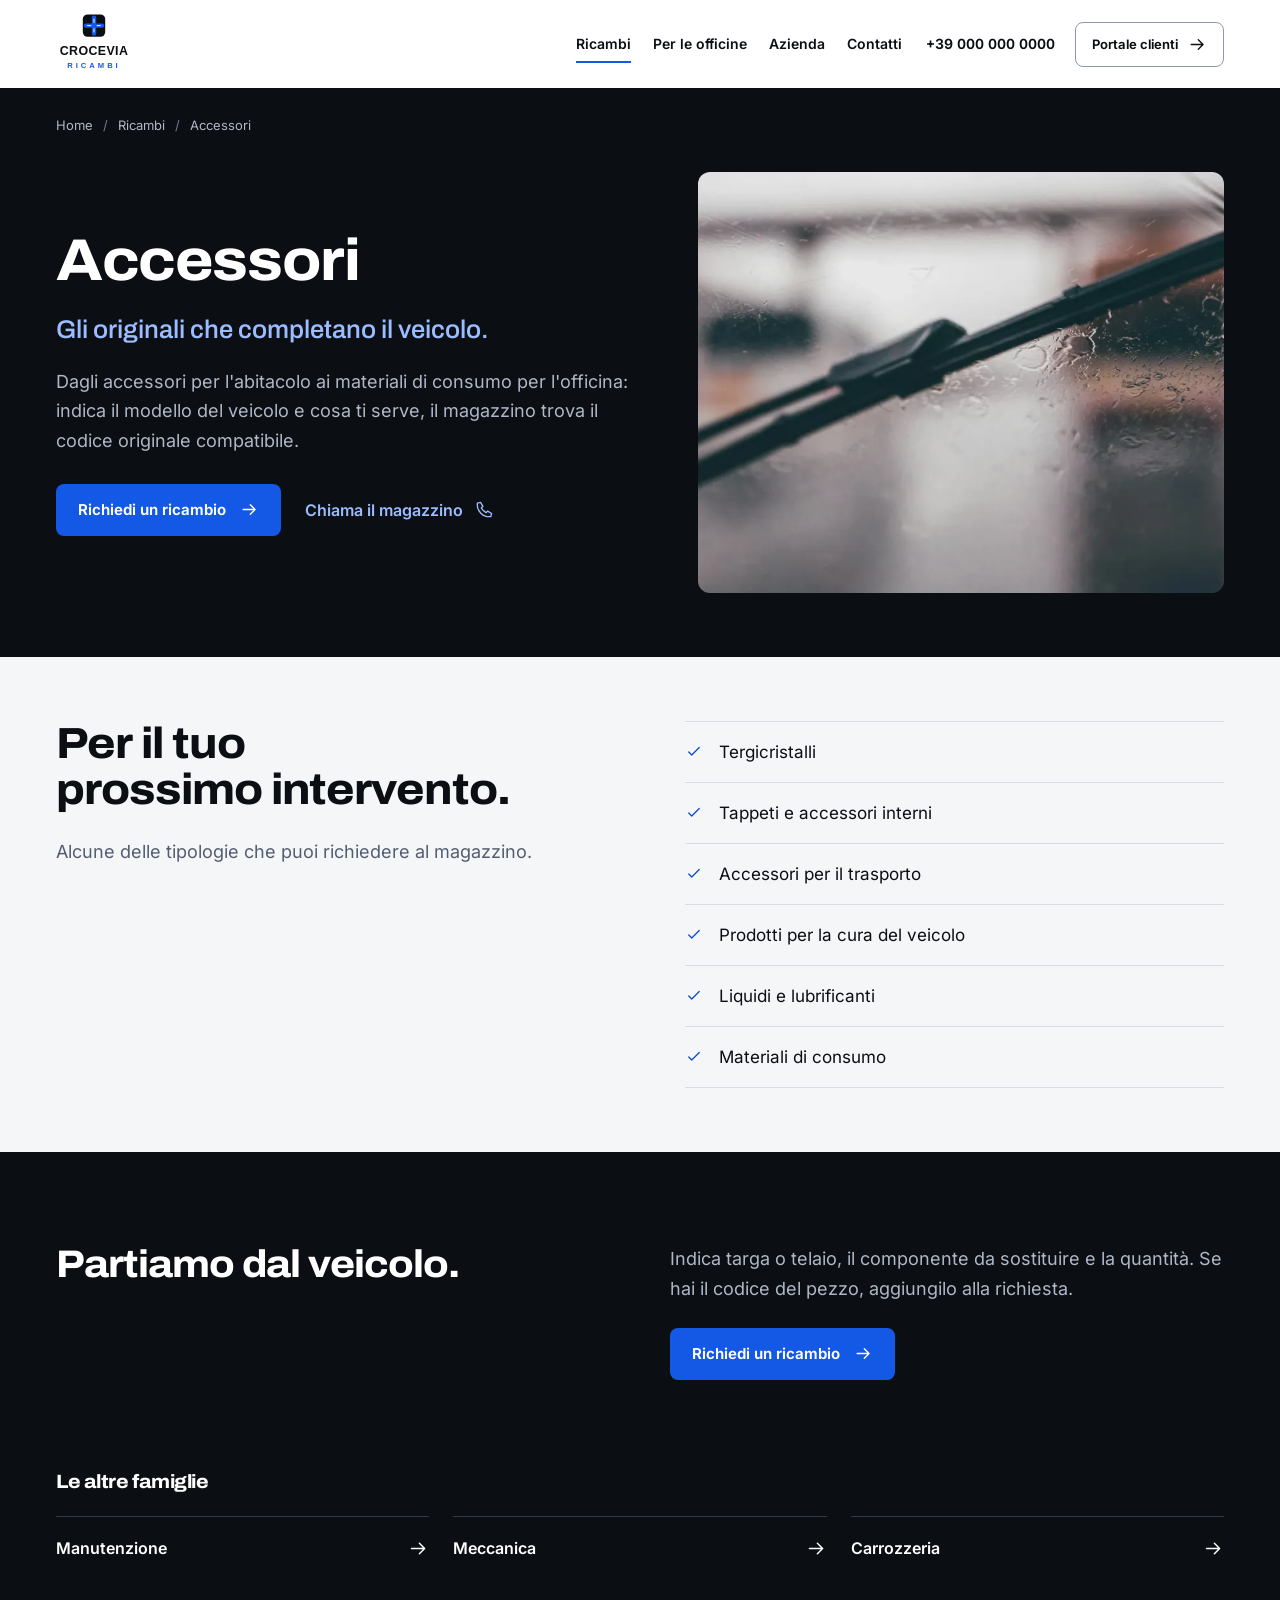
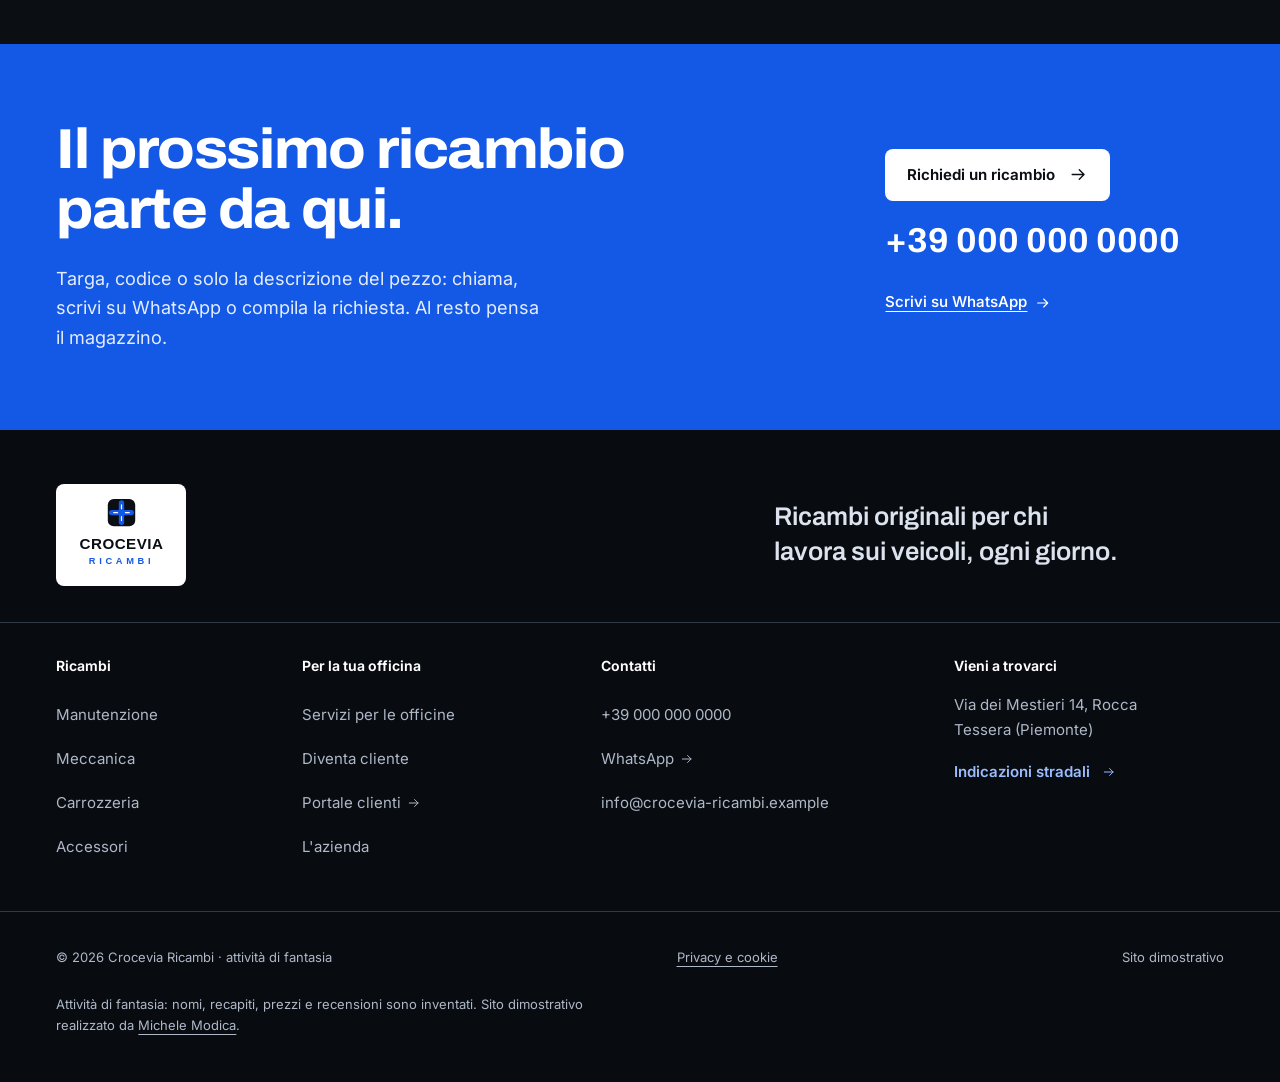
<file: famiglia-accessori.html>
<!doctype html>
<html lang="it"><head><meta charset="utf-8"><meta name="viewport" content="width=device-width, initial-scale=1"><title>Ricambi accessori originali | Crocevia Ricambi</title>
<meta name="description" content="Tergicristalli, accessori interni, liquidi e materiali di consumo. Ricambi originali e di primo equipaggiamento per officine e carrozzerie: chiedili al magazzino Crocevia di Rocca Tessera."><meta name="robots" content="noindex, nofollow"><meta name="theme-color" content="#0b0e13"><meta name="color-scheme" content="light dark">
<link rel="canonical" href="https://gxmich.github.io/crocevia-ricambi-demo/famiglia-accessori.html"><meta property="og:type" content="website"><meta property="og:locale" content="it_IT"><meta property="og:site_name" content="Crocevia Ricambi"><meta property="og:title" content="Ricambi accessori originali | Crocevia Ricambi"><meta property="og:description" content="Tergicristalli, accessori interni, liquidi e materiali di consumo. Ricambi originali e di primo equipaggiamento per officine e carrozzerie: chiedili al magazzino Crocevia di Rocca Tessera."><meta property="og:url" content="https://gxmich.github.io/crocevia-ricambi-demo/famiglia-accessori.html"><meta property="og:image" content="https://gxmich.github.io/crocevia-ricambi-demo/assets/og.jpg?v=97cc6d72a0"><meta property="og:image:type" content="image/jpeg"><meta property="og:image:width" content="1200"><meta property="og:image:height" content="630"><meta property="og:image:alt" content="Crocevia Ricambi, ricambi per officine e carrozzerie (sito dimostrativo)"><meta name="twitter:card" content="summary_large_image">
<link rel="icon" href="assets/favicon.svg" type="image/svg+xml"><link rel="preload" href="assets/fonts/archivo-latin.woff2" as="font" type="font/woff2" crossorigin><link rel="preload" href="assets/fonts/inter-latin.woff2" as="font" type="font/woff2" crossorigin><link rel="stylesheet" href="assets/site.css?v=e0ea65874b"><noscript><style>.mobile-dock{transform:none!important;visibility:visible!important}</style></noscript><script src="assets/site.js?v=87be78d6fe" defer></script><script type="application/ld+json">{"@context": "https://schema.org", "@type": "AutoPartsStore", "name": "Crocevia Ricambi (attività di fantasia)", "url": "https://gxmich.github.io/crocevia-ricambi-demo", "telephone": "+39 000 000 0000", "email": "info@crocevia-ricambi.example", "address": {"@type": "PostalAddress", "streetAddress": "Via dei Mestieri 14", "addressLocality": "Rocca Tessera", "addressRegion": "Piemonte", "addressCountry": "IT"}, "areaServed": "Piemonte"}</script></head>
<body class="page-category"><a class="skip-link" href="#contenuto">Vai al contenuto</a>
<header class="site-header"><div class="header-inner">
<a class="brand" href="index.html" aria-label="Crocevia Ricambi, magazzino ricambi a Rocca Tessera, pagina iniziale"><img class="brand-logo" src="img/logo-crocevia.svg" alt="Crocevia Ricambi" width="76" height="64"><span>Magazzino ricambi<br><span>Rocca Tessera</span></span></a>
<nav class="desktop-nav" aria-label="Navigazione principale"><a href="ricambi.html" aria-current="page">Ricambi</a><a href="officine.html">Per le officine</a><a href="azienda.html">Azienda</a><a href="contatti.html">Contatti</a></nav>
<div class="header-actions"><a class="header-phone" href="tel:+390000000000">+39 000 000 0000</a><a class="button button-outline" href="portale.html" >Portale clienti<svg class="icon" width="24" height="24" viewBox="0 0 24 24" fill="none" stroke="currentColor" stroke-width="1.7" stroke-linecap="round" stroke-linejoin="round" aria-hidden="true"><path d="M4 12h15m-6-6 6 6-6 6"/></svg></a><button class="menu-toggle" type="button" aria-expanded="false" aria-controls="mobile-menu" aria-haspopup="dialog" aria-label="Apri il menu" hidden><span></span><span></span></button></div>
</div></header>
<div class="mobile-menu" id="mobile-menu" role="dialog" aria-modal="true" aria-label="Menu Crocevia Ricambi" hidden><nav aria-label="Navigazione mobile"><a href="index.html">Home</a><a href="ricambi.html" aria-current="page">Ricambi</a><a href="officine.html">Per le officine</a><a href="azienda.html">Azienda</a><a href="contatti.html">Contatti</a></nav><div class="menu-contact"><p>Il magazzino, a portata di mano.</p><a href="tel:+390000000000">+39 000 000 0000</a><a class="button button-primary" href="contatti.html?tema=Diventa+cliente#richiesta" >Diventa cliente<svg class="icon" width="24" height="24" viewBox="0 0 24 24" fill="none" stroke="currentColor" stroke-width="1.7" stroke-linecap="round" stroke-linejoin="round" aria-hidden="true"><path d="M4 12h15m-6-6 6 6-6 6"/></svg></a><a class="button button-outline" href="portale.html" >Portale clienti<svg class="icon" width="24" height="24" viewBox="0 0 24 24" fill="none" stroke="currentColor" stroke-width="1.7" stroke-linecap="round" stroke-linejoin="round" aria-hidden="true"><path d="M4 12h15m-6-6 6 6-6 6"/></svg></a></div></div>
<noscript><nav class="no-script-nav" aria-label="Navigazione"><a href="ricambi.html" aria-current="page">Ricambi</a><a href="officine.html">Per le officine</a><a href="azienda.html">Azienda</a><a href="contatti.html">Contatti</a></nav></noscript><main id="contenuto" tabindex="-1"><section class="container category-hero"><nav class="breadcrumbs" aria-label="Percorso di navigazione"><ol><li><a href="index.html">Home</a></li><li><a href="ricambi.html">Ricambi</a></li><li aria-current="page">Accessori</li></ol></nav><div class="category-grid"><div><h1 data-compose><span class="sr-only">Accessori</span><span class="split" aria-hidden="true"><span class="sl"><span class="sw"><span class="sc" style="--i:0">A</span><span class="sc" style="--i:1">c</span><span class="sc" style="--i:2">c</span><span class="sc" style="--i:3">e</span><span class="sc" style="--i:4">s</span><span class="sc" style="--i:5">s</span><span class="sc" style="--i:6">o</span><span class="sc" style="--i:7">r</span><span class="sc" style="--i:8">i</span></span></span></span></h1><p class="category-lead">Gli originali che completano il&nbsp;veicolo.</p><p>Dagli accessori per l'abitacolo ai materiali di consumo per l'officina: indica il modello del veicolo e cosa ti serve, il magazzino trova il codice originale compatibile.</p><div class="button-row" data-dock-anchor><a class="button button-primary" href="contatti.html?tema=Ricambi&amp;famiglia=Accessori#richiesta" >Richiedi un ricambio<svg class="icon" width="24" height="24" viewBox="0 0 24 24" fill="none" stroke="currentColor" stroke-width="1.7" stroke-linecap="round" stroke-linejoin="round" aria-hidden="true"><path d="M4 12h15m-6-6 6 6-6 6"/></svg></a><a class="text-link" href="tel:+390000000000">Chiama il magazzino <svg class="icon" width="24" height="24" viewBox="0 0 24 24" fill="none" stroke="currentColor" stroke-width="1.7" stroke-linecap="round" stroke-linejoin="round" aria-hidden="true"><path d="m7 3 3 5-2 2a15 15 0 0 0 6 6l2-2 5 3-1 4C10 22 2 14 3 4Z"/></svg></a></div></div><div class="category-visual"><img src="img/tergicristallo-crop.webp?v=eb9d8fd72c" alt="Spazzola tergicristallo sul parabrezza" width="1600" height="970" class="" srcset="img/responsive/tergicristallo-crop-320.webp?v=ad3429bdbe 320w, img/responsive/tergicristallo-crop-480.webp?v=44132c6633 480w, img/responsive/tergicristallo-crop-720.webp?v=eb980e6d8c 720w, img/responsive/tergicristallo-crop-1080.webp?v=c4c3cc473c 1080w, img/tergicristallo-crop.webp?v=eb9d8fd72c 1600w" sizes="(max-width: 700px) 398px, (max-width: 900px) 521px, 790px" loading="eager" decoding="async"></div></div></section>
<section class="parts-section section-light"><div class="container parts-grid"><div><h2 data-compose><span class="sr-only">Per il tuo prossimo intervento.</span><span class="split" aria-hidden="true"><span class="sl"><span class="sw"><span class="sc" style="--i:0">P</span><span class="sc" style="--i:1">e</span><span class="sc" style="--i:2">r</span></span> <span class="sw"><span class="sc" style="--i:3">i</span><span class="sc" style="--i:4">l</span></span> <span class="sw"><span class="sc" style="--i:5">t</span><span class="sc" style="--i:6">u</span><span class="sc" style="--i:7">o</span></span></span><span class="sl"><span class="sw"><span class="sc" style="--i:8">p</span><span class="sc" style="--i:9">r</span><span class="sc" style="--i:10">o</span><span class="sc" style="--i:11">s</span><span class="sc" style="--i:12">s</span><span class="sc" style="--i:13">i</span><span class="sc" style="--i:14">m</span><span class="sc" style="--i:15">o</span></span> <span class="sw"><span class="sc" style="--i:16">i</span><span class="sc" style="--i:17">n</span><span class="sc" style="--i:18">t</span><span class="sc" style="--i:19">e</span><span class="sc" style="--i:20">r</span><span class="sc" style="--i:21">v</span><span class="sc" style="--i:22">e</span><span class="sc" style="--i:23">n</span><span class="sc" style="--i:24">t</span><span class="sc" style="--i:25">o</span><span class="sc" style="--i:26">.</span></span></span></span></h2><p>Alcune delle tipologie che puoi richiedere al magazzino.</p></div><ul class="parts-list"><li><svg class="icon" width="24" height="24" viewBox="0 0 24 24" fill="none" stroke="currentColor" stroke-width="1.7" stroke-linecap="round" stroke-linejoin="round" aria-hidden="true"><path d="m5 12 4 4L19 6"/></svg><span>Tergicristalli</span></li><li><svg class="icon" width="24" height="24" viewBox="0 0 24 24" fill="none" stroke="currentColor" stroke-width="1.7" stroke-linecap="round" stroke-linejoin="round" aria-hidden="true"><path d="m5 12 4 4L19 6"/></svg><span>Tappeti e accessori interni</span></li><li><svg class="icon" width="24" height="24" viewBox="0 0 24 24" fill="none" stroke="currentColor" stroke-width="1.7" stroke-linecap="round" stroke-linejoin="round" aria-hidden="true"><path d="m5 12 4 4L19 6"/></svg><span>Accessori per il trasporto</span></li><li><svg class="icon" width="24" height="24" viewBox="0 0 24 24" fill="none" stroke="currentColor" stroke-width="1.7" stroke-linecap="round" stroke-linejoin="round" aria-hidden="true"><path d="m5 12 4 4L19 6"/></svg><span>Prodotti per la cura del veicolo</span></li><li><svg class="icon" width="24" height="24" viewBox="0 0 24 24" fill="none" stroke="currentColor" stroke-width="1.7" stroke-linecap="round" stroke-linejoin="round" aria-hidden="true"><path d="m5 12 4 4L19 6"/></svg><span>Liquidi e lubrificanti</span></li><li><svg class="icon" width="24" height="24" viewBox="0 0 24 24" fill="none" stroke="currentColor" stroke-width="1.7" stroke-linecap="round" stroke-linejoin="round" aria-hidden="true"><path d="m5 12 4 4L19 6"/></svg><span>Materiali di consumo</span></li></ul></div></section>
<section class="section"><div class="container"><div class="category-request is-solo"><h2 data-compose><span class="sr-only">Partiamo dal veicolo.</span><span class="split" aria-hidden="true"><span class="sl"><span class="sw"><span class="sc" style="--i:0">P</span><span class="sc" style="--i:1">a</span><span class="sc" style="--i:2">r</span><span class="sc" style="--i:3">t</span><span class="sc" style="--i:4">i</span><span class="sc" style="--i:5">a</span><span class="sc" style="--i:6">m</span><span class="sc" style="--i:7">o</span></span> <span class="sw"><span class="sc" style="--i:8">d</span><span class="sc" style="--i:9">a</span><span class="sc" style="--i:10">l</span></span> <span class="sw"><span class="sc" style="--i:11">v</span><span class="sc" style="--i:12">e</span><span class="sc" style="--i:13">i</span><span class="sc" style="--i:14">c</span><span class="sc" style="--i:15">o</span><span class="sc" style="--i:16">l</span><span class="sc" style="--i:17">o</span><span class="sc" style="--i:18">.</span></span></span></span></h2><p>Indica targa o telaio, il componente da sostituire e la quantità. Se hai il codice del pezzo, aggiungilo alla richiesta.</p><a class="button button-primary" href="contatti.html?tema=Ricambi&amp;famiglia=Accessori#richiesta" >Richiedi un ricambio<svg class="icon" width="24" height="24" viewBox="0 0 24 24" fill="none" stroke="currentColor" stroke-width="1.7" stroke-linecap="round" stroke-linejoin="round" aria-hidden="true"><path d="M4 12h15m-6-6 6 6-6 6"/></svg></a></div></div></section>
<section class="related-section container"><h2 class="related-title">Le altre famiglie</h2><div><a href="famiglia-manutenzione.html">Manutenzione<svg class="icon" width="24" height="24" viewBox="0 0 24 24" fill="none" stroke="currentColor" stroke-width="1.7" stroke-linecap="round" stroke-linejoin="round" aria-hidden="true"><path d="M4 12h15m-6-6 6 6-6 6"/></svg></a><a href="famiglia-meccanica.html">Meccanica<svg class="icon" width="24" height="24" viewBox="0 0 24 24" fill="none" stroke="currentColor" stroke-width="1.7" stroke-linecap="round" stroke-linejoin="round" aria-hidden="true"><path d="M4 12h15m-6-6 6 6-6 6"/></svg></a><a href="famiglia-carrozzeria.html">Carrozzeria<svg class="icon" width="24" height="24" viewBox="0 0 24 24" fill="none" stroke="currentColor" stroke-width="1.7" stroke-linecap="round" stroke-linejoin="round" aria-hidden="true"><path d="M4 12h15m-6-6 6 6-6 6"/></svg></a></div></section><section class="contact-cta"><div class="container cta-grid"><div><h2 data-compose><span class="sr-only">Il prossimo ricambio parte da qui.</span><span class="split" aria-hidden="true"><span class="sl"><span class="sw"><span class="sc" style="--i:0">I</span><span class="sc" style="--i:1">l</span></span> <span class="sw"><span class="sc" style="--i:2">p</span><span class="sc" style="--i:3">r</span><span class="sc" style="--i:4">o</span><span class="sc" style="--i:5">s</span><span class="sc" style="--i:6">s</span><span class="sc" style="--i:7">i</span><span class="sc" style="--i:8">m</span><span class="sc" style="--i:9">o</span></span> <span class="sw"><span class="sc" style="--i:10">r</span><span class="sc" style="--i:11">i</span><span class="sc" style="--i:12">c</span><span class="sc" style="--i:13">a</span><span class="sc" style="--i:14">m</span><span class="sc" style="--i:15">b</span><span class="sc" style="--i:16">i</span><span class="sc" style="--i:17">o</span></span></span><span class="sl"><span class="sw"><span class="sc" style="--i:18">p</span><span class="sc" style="--i:19">a</span><span class="sc" style="--i:20">r</span><span class="sc" style="--i:21">t</span><span class="sc" style="--i:22">e</span></span> <span class="sw"><span class="sc" style="--i:23">d</span><span class="sc" style="--i:24">a</span></span> <span class="sw"><span class="sc" style="--i:25">q</span><span class="sc" style="--i:26">u</span><span class="sc" style="--i:27">i</span><span class="sc" style="--i:28">.</span></span></span></span></h2><p>Targa, codice o solo la descrizione del pezzo: chiama, scrivi su WhatsApp o compila la richiesta. Al resto pensa il magazzino.</p></div><div class="cta-actions"><a class="button button-white" href="contatti.html?tema=Ricambi#richiesta" >Richiedi un ricambio<svg class="icon" width="24" height="24" viewBox="0 0 24 24" fill="none" stroke="currentColor" stroke-width="1.7" stroke-linecap="round" stroke-linejoin="round" aria-hidden="true"><path d="M4 12h15m-6-6 6 6-6 6"/></svg></a><a class="cta-phone" href="tel:+390000000000"><span class="sr-only">Chiama il magazzino: </span>+39 000 000 0000</a><a class="cta-chat" href="#whatsapp-demo">Scrivi su WhatsApp<svg class="icon" width="24" height="24" viewBox="0 0 24 24" fill="none" stroke="currentColor" stroke-width="1.7" stroke-linecap="round" stroke-linejoin="round" aria-hidden="true"><path d="M4 12h15m-6-6 6 6-6 6"/></svg></a></div></div></section></main><footer class="site-footer"><div class="container footer-top"><a class="footer-brand" href="index.html" aria-label="Crocevia Ricambi, pagina iniziale"><img class="brand-logo" src="img/logo-crocevia.svg" alt="Crocevia Ricambi" width="94" height="78"></a><p>Ricambi originali per chi lavora sui veicoli, ogni&nbsp;giorno.</p></div>
<div class="container footer-grid"><div><h2>Ricambi</h2><ul><li><a href="famiglia-manutenzione.html">Manutenzione</a></li><li><a href="famiglia-meccanica.html">Meccanica</a></li><li><a href="famiglia-carrozzeria.html">Carrozzeria</a></li><li><a href="famiglia-accessori.html">Accessori</a></li></ul></div><div><h2>Per la tua officina</h2><ul><li><a href="officine.html">Servizi per le officine</a></li><li><a href="contatti.html?tema=Diventa+cliente#richiesta">Diventa cliente</a></li><li><a href="portale.html">Portale clienti<svg class="icon" width="24" height="24" viewBox="0 0 24 24" fill="none" stroke="currentColor" stroke-width="1.7" stroke-linecap="round" stroke-linejoin="round" aria-hidden="true"><path d="M4 12h15m-6-6 6 6-6 6"/></svg></a></li><li><a href="azienda.html">L'azienda</a></li></ul></div><div><h2>Contatti</h2><ul><li><a href="tel:+390000000000">+39 000 000 0000</a></li><li><a href="#whatsapp-demo">WhatsApp<svg class="icon" width="24" height="24" viewBox="0 0 24 24" fill="none" stroke="currentColor" stroke-width="1.7" stroke-linecap="round" stroke-linejoin="round" aria-hidden="true"><path d="M4 12h15m-6-6 6 6-6 6"/></svg></a></li><li><a href="mailto:info@crocevia-ricambi.example">info@crocevia-ricambi.example</a></li></ul></div><div><h2>Vieni a trovarci</h2><p>Via dei Mestieri 14, Rocca Tessera (Piemonte)</p><a class="text-link" href="contatti.html#dove-siamo">Indicazioni stradali <svg class="icon" width="24" height="24" viewBox="0 0 24 24" fill="none" stroke="currentColor" stroke-width="1.7" stroke-linecap="round" stroke-linejoin="round" aria-hidden="true"><path d="M4 12h15m-6-6 6 6-6 6"/></svg></a></div></div>
<div class="container footer-bottom"><p>© <span data-year>2026</span> Crocevia Ricambi · attività di fantasia</p><a href="privacy.html">Privacy e cookie</a><p>Sito dimostrativo</p></div><div class="container footer-demo"><p>Attività di fantasia: nomi, recapiti, prezzi e recensioni sono inventati. Sito dimostrativo realizzato da <a href="https://www.modicamichele.it">Michele Modica</a>.</p></div></footer>
<nav class="mobile-dock" aria-label="Contatti rapidi" data-await><a class="button button-light" href="tel:+390000000000" >Chiama<span class="sr-only"> il magazzino</span><svg class="icon" width="24" height="24" viewBox="0 0 24 24" fill="none" stroke="currentColor" stroke-width="1.7" stroke-linecap="round" stroke-linejoin="round" aria-hidden="true"><path d="m7 3 3 5-2 2a15 15 0 0 0 6 6l2-2 5 3-1 4C10 22 2 14 3 4Z"/></svg></a><a class="button button-primary" href="contatti.html?tema=Ricambi#richiesta" >Richiedi un ricambio<svg class="icon" width="24" height="24" viewBox="0 0 24 24" fill="none" stroke="currentColor" stroke-width="1.7" stroke-linecap="round" stroke-linejoin="round" aria-hidden="true"><path d="M4 12h15m-6-6 6 6-6 6"/></svg></a></nav></body></html>
</file>
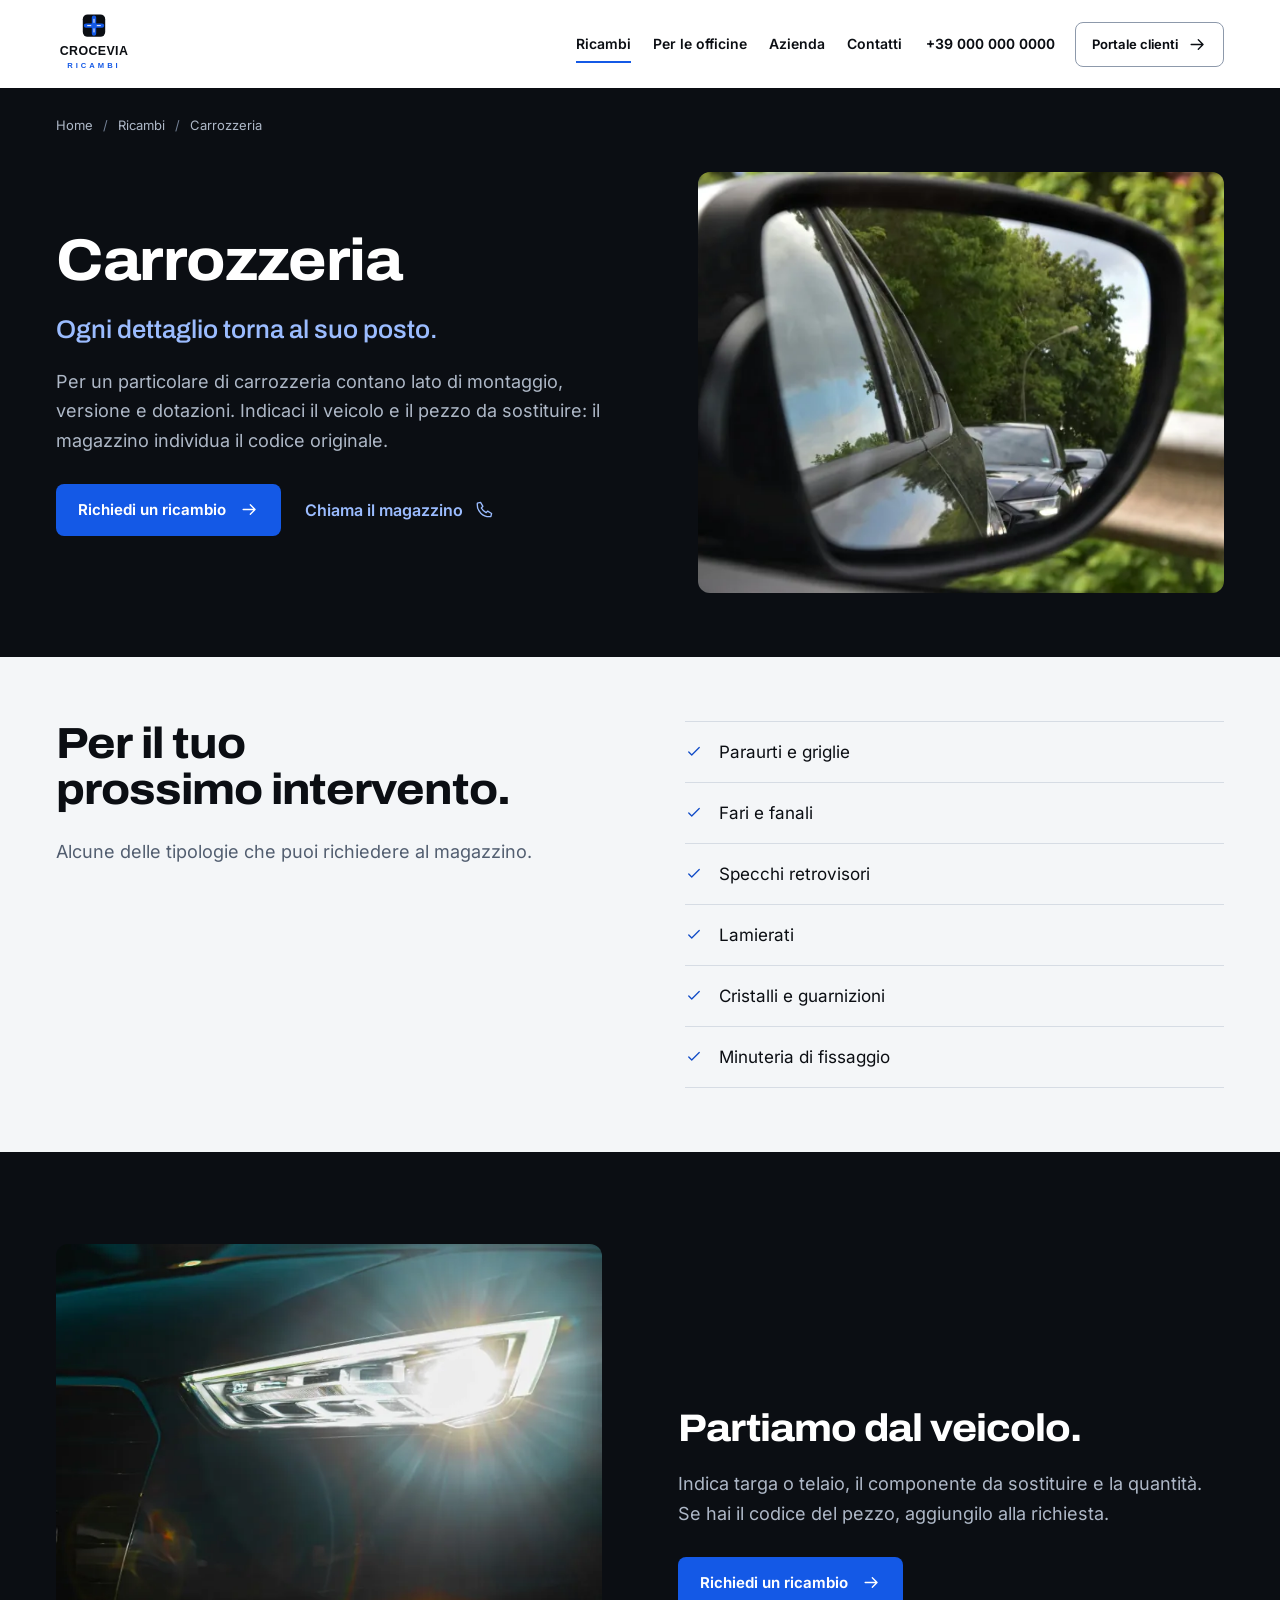
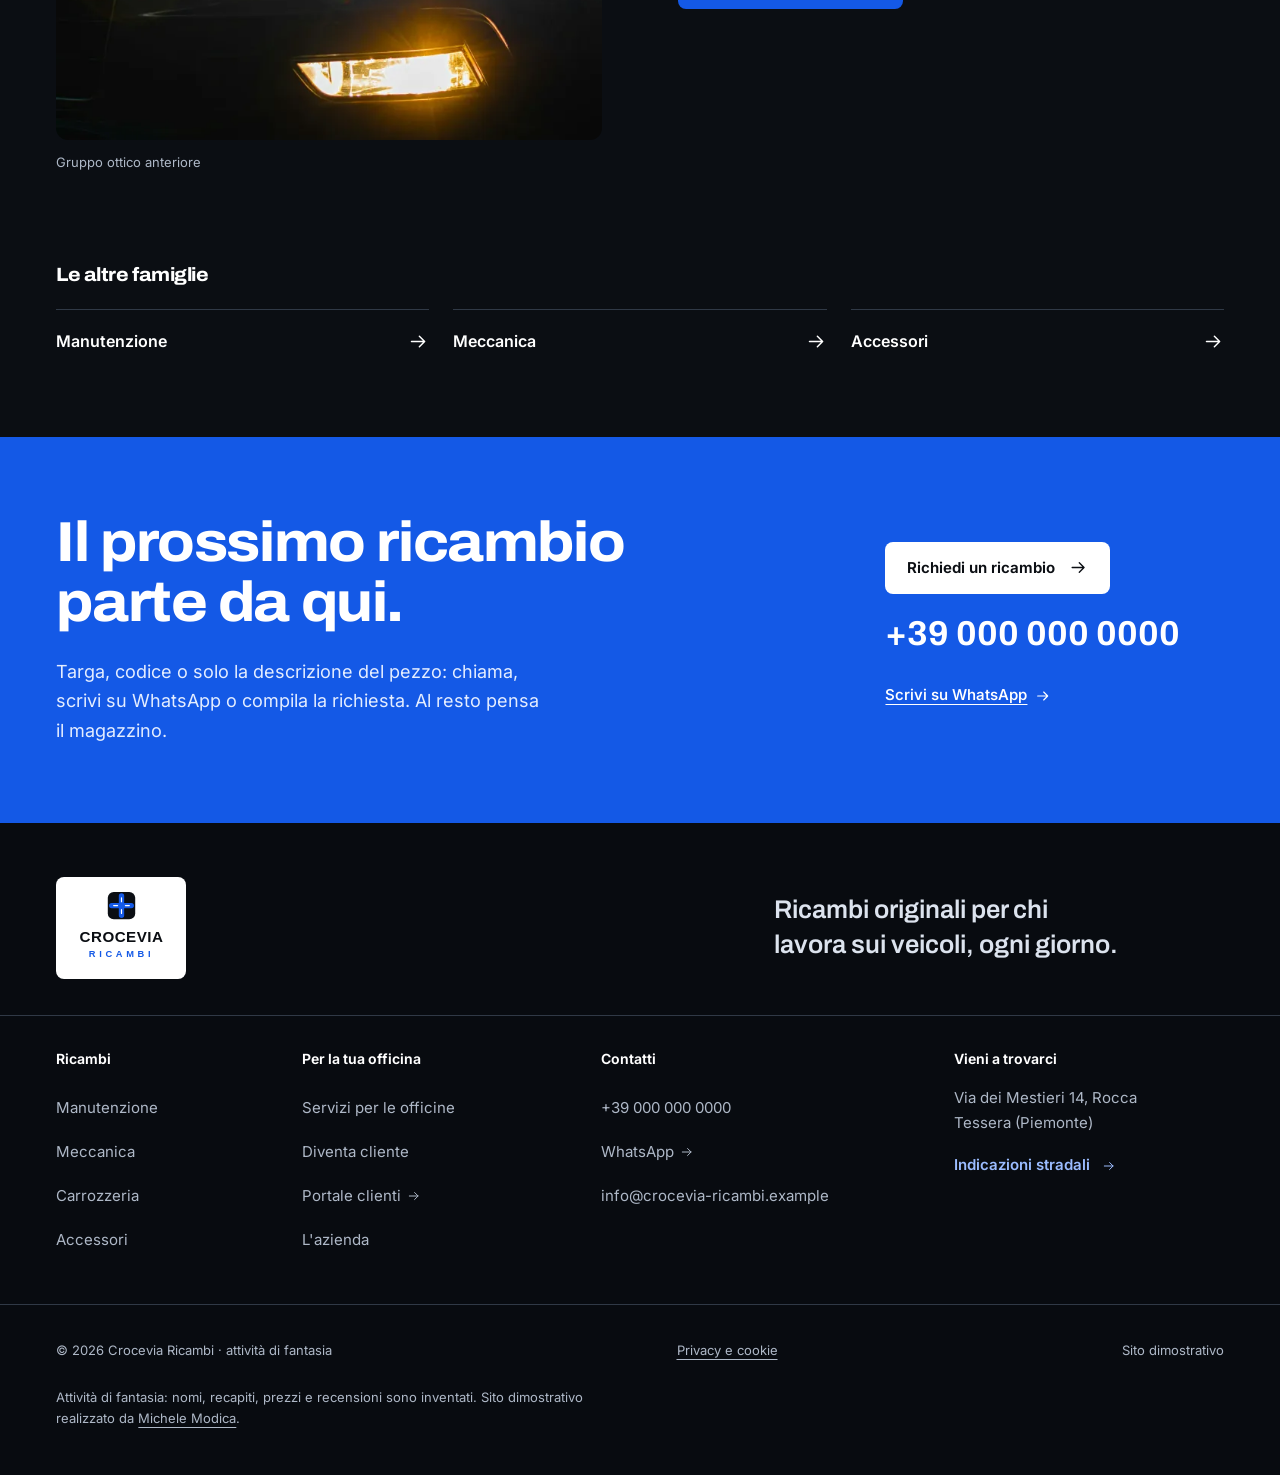
<file: famiglia-carrozzeria.html>
<!doctype html>
<html lang="it"><head><meta charset="utf-8"><meta name="viewport" content="width=device-width, initial-scale=1"><title>Ricambi carrozzeria originali | Crocevia Ricambi</title>
<meta name="description" content="Paraurti, fari, specchi e lamierati. Ricambi originali e di primo equipaggiamento per officine e carrozzerie: chiedili al magazzino Crocevia di Rocca Tessera."><meta name="robots" content="noindex, nofollow"><meta name="theme-color" content="#0b0e13"><meta name="color-scheme" content="light dark">
<link rel="canonical" href="https://gxmich.github.io/crocevia-ricambi-demo/famiglia-carrozzeria.html"><meta property="og:type" content="website"><meta property="og:locale" content="it_IT"><meta property="og:site_name" content="Crocevia Ricambi"><meta property="og:title" content="Ricambi carrozzeria originali | Crocevia Ricambi"><meta property="og:description" content="Paraurti, fari, specchi e lamierati. Ricambi originali e di primo equipaggiamento per officine e carrozzerie: chiedili al magazzino Crocevia di Rocca Tessera."><meta property="og:url" content="https://gxmich.github.io/crocevia-ricambi-demo/famiglia-carrozzeria.html"><meta property="og:image" content="https://gxmich.github.io/crocevia-ricambi-demo/assets/og.jpg?v=97cc6d72a0"><meta property="og:image:type" content="image/jpeg"><meta property="og:image:width" content="1200"><meta property="og:image:height" content="630"><meta property="og:image:alt" content="Crocevia Ricambi, ricambi per officine e carrozzerie (sito dimostrativo)"><meta name="twitter:card" content="summary_large_image">
<link rel="icon" href="assets/favicon.svg" type="image/svg+xml"><link rel="preload" href="assets/fonts/archivo-latin.woff2" as="font" type="font/woff2" crossorigin><link rel="preload" href="assets/fonts/inter-latin.woff2" as="font" type="font/woff2" crossorigin><link rel="stylesheet" href="assets/site.css?v=e0ea65874b"><noscript><style>.mobile-dock{transform:none!important;visibility:visible!important}</style></noscript><script src="assets/site.js?v=87be78d6fe" defer></script><script type="application/ld+json">{"@context": "https://schema.org", "@type": "AutoPartsStore", "name": "Crocevia Ricambi (attività di fantasia)", "url": "https://gxmich.github.io/crocevia-ricambi-demo", "telephone": "+39 000 000 0000", "email": "info@crocevia-ricambi.example", "address": {"@type": "PostalAddress", "streetAddress": "Via dei Mestieri 14", "addressLocality": "Rocca Tessera", "addressRegion": "Piemonte", "addressCountry": "IT"}, "areaServed": "Piemonte"}</script></head>
<body class="page-category"><a class="skip-link" href="#contenuto">Vai al contenuto</a>
<header class="site-header"><div class="header-inner">
<a class="brand" href="index.html" aria-label="Crocevia Ricambi, magazzino ricambi a Rocca Tessera, pagina iniziale"><img class="brand-logo" src="img/logo-crocevia.svg" alt="Crocevia Ricambi" width="76" height="64"><span>Magazzino ricambi<br><span>Rocca Tessera</span></span></a>
<nav class="desktop-nav" aria-label="Navigazione principale"><a href="ricambi.html" aria-current="page">Ricambi</a><a href="officine.html">Per le officine</a><a href="azienda.html">Azienda</a><a href="contatti.html">Contatti</a></nav>
<div class="header-actions"><a class="header-phone" href="tel:+390000000000">+39 000 000 0000</a><a class="button button-outline" href="portale.html" >Portale clienti<svg class="icon" width="24" height="24" viewBox="0 0 24 24" fill="none" stroke="currentColor" stroke-width="1.7" stroke-linecap="round" stroke-linejoin="round" aria-hidden="true"><path d="M4 12h15m-6-6 6 6-6 6"/></svg></a><button class="menu-toggle" type="button" aria-expanded="false" aria-controls="mobile-menu" aria-haspopup="dialog" aria-label="Apri il menu" hidden><span></span><span></span></button></div>
</div></header>
<div class="mobile-menu" id="mobile-menu" role="dialog" aria-modal="true" aria-label="Menu Crocevia Ricambi" hidden><nav aria-label="Navigazione mobile"><a href="index.html">Home</a><a href="ricambi.html" aria-current="page">Ricambi</a><a href="officine.html">Per le officine</a><a href="azienda.html">Azienda</a><a href="contatti.html">Contatti</a></nav><div class="menu-contact"><p>Il magazzino, a portata di mano.</p><a href="tel:+390000000000">+39 000 000 0000</a><a class="button button-primary" href="contatti.html?tema=Diventa+cliente#richiesta" >Diventa cliente<svg class="icon" width="24" height="24" viewBox="0 0 24 24" fill="none" stroke="currentColor" stroke-width="1.7" stroke-linecap="round" stroke-linejoin="round" aria-hidden="true"><path d="M4 12h15m-6-6 6 6-6 6"/></svg></a><a class="button button-outline" href="portale.html" >Portale clienti<svg class="icon" width="24" height="24" viewBox="0 0 24 24" fill="none" stroke="currentColor" stroke-width="1.7" stroke-linecap="round" stroke-linejoin="round" aria-hidden="true"><path d="M4 12h15m-6-6 6 6-6 6"/></svg></a></div></div>
<noscript><nav class="no-script-nav" aria-label="Navigazione"><a href="ricambi.html" aria-current="page">Ricambi</a><a href="officine.html">Per le officine</a><a href="azienda.html">Azienda</a><a href="contatti.html">Contatti</a></nav></noscript><main id="contenuto" tabindex="-1"><section class="container category-hero"><nav class="breadcrumbs" aria-label="Percorso di navigazione"><ol><li><a href="index.html">Home</a></li><li><a href="ricambi.html">Ricambi</a></li><li aria-current="page">Carrozzeria</li></ol></nav><div class="category-grid"><div><h1 data-compose><span class="sr-only">Carrozzeria</span><span class="split" aria-hidden="true"><span class="sl"><span class="sw"><span class="sc" style="--i:0">C</span><span class="sc" style="--i:1">a</span><span class="sc" style="--i:2">r</span><span class="sc" style="--i:3">r</span><span class="sc" style="--i:4">o</span><span class="sc" style="--i:5">z</span><span class="sc" style="--i:6">z</span><span class="sc" style="--i:7">e</span><span class="sc" style="--i:8">r</span><span class="sc" style="--i:9">i</span><span class="sc" style="--i:10">a</span></span></span></span></h1><p class="category-lead">Ogni dettaglio torna al suo&nbsp;posto.</p><p>Per un particolare di carrozzeria contano lato di montaggio, versione e dotazioni. Indicaci il veicolo e il pezzo da sostituire: il magazzino individua il codice originale.</p><div class="button-row" data-dock-anchor><a class="button button-primary" href="contatti.html?tema=Ricambi&amp;famiglia=Carrozzeria#richiesta" >Richiedi un ricambio<svg class="icon" width="24" height="24" viewBox="0 0 24 24" fill="none" stroke="currentColor" stroke-width="1.7" stroke-linecap="round" stroke-linejoin="round" aria-hidden="true"><path d="M4 12h15m-6-6 6 6-6 6"/></svg></a><a class="text-link" href="tel:+390000000000">Chiama il magazzino <svg class="icon" width="24" height="24" viewBox="0 0 24 24" fill="none" stroke="currentColor" stroke-width="1.7" stroke-linecap="round" stroke-linejoin="round" aria-hidden="true"><path d="m7 3 3 5-2 2a15 15 0 0 0 6 6l2-2 5 3-1 4C10 22 2 14 3 4Z"/></svg></a></div></div><div class="category-visual"><img src="img/specchietto.webp?v=6f0a4d1366" alt="Specchio retrovisore esterno di un&#x27;auto" width="2000" height="1334" class="" style="object-position:40% 50%" srcset="img/responsive/specchietto-320.webp?v=ea1fb64cd2 320w, img/responsive/specchietto-480.webp?v=a7e9fe9a59 480w, img/responsive/specchietto-720.webp?v=a6fe3aeac7 720w, img/responsive/specchietto-1080.webp?v=06c6a57335 1080w, img/specchietto.webp?v=6f0a4d1366 2000w" sizes="(max-width: 700px) 361px, (max-width: 900px) 474px, 718px" loading="eager" decoding="async"></div></div></section>
<section class="parts-section section-light"><div class="container parts-grid"><div><h2 data-compose><span class="sr-only">Per il tuo prossimo intervento.</span><span class="split" aria-hidden="true"><span class="sl"><span class="sw"><span class="sc" style="--i:0">P</span><span class="sc" style="--i:1">e</span><span class="sc" style="--i:2">r</span></span> <span class="sw"><span class="sc" style="--i:3">i</span><span class="sc" style="--i:4">l</span></span> <span class="sw"><span class="sc" style="--i:5">t</span><span class="sc" style="--i:6">u</span><span class="sc" style="--i:7">o</span></span></span><span class="sl"><span class="sw"><span class="sc" style="--i:8">p</span><span class="sc" style="--i:9">r</span><span class="sc" style="--i:10">o</span><span class="sc" style="--i:11">s</span><span class="sc" style="--i:12">s</span><span class="sc" style="--i:13">i</span><span class="sc" style="--i:14">m</span><span class="sc" style="--i:15">o</span></span> <span class="sw"><span class="sc" style="--i:16">i</span><span class="sc" style="--i:17">n</span><span class="sc" style="--i:18">t</span><span class="sc" style="--i:19">e</span><span class="sc" style="--i:20">r</span><span class="sc" style="--i:21">v</span><span class="sc" style="--i:22">e</span><span class="sc" style="--i:23">n</span><span class="sc" style="--i:24">t</span><span class="sc" style="--i:25">o</span><span class="sc" style="--i:26">.</span></span></span></span></h2><p>Alcune delle tipologie che puoi richiedere al magazzino.</p></div><ul class="parts-list"><li><svg class="icon" width="24" height="24" viewBox="0 0 24 24" fill="none" stroke="currentColor" stroke-width="1.7" stroke-linecap="round" stroke-linejoin="round" aria-hidden="true"><path d="m5 12 4 4L19 6"/></svg><span>Paraurti e griglie</span></li><li><svg class="icon" width="24" height="24" viewBox="0 0 24 24" fill="none" stroke="currentColor" stroke-width="1.7" stroke-linecap="round" stroke-linejoin="round" aria-hidden="true"><path d="m5 12 4 4L19 6"/></svg><span>Fari e fanali</span></li><li><svg class="icon" width="24" height="24" viewBox="0 0 24 24" fill="none" stroke="currentColor" stroke-width="1.7" stroke-linecap="round" stroke-linejoin="round" aria-hidden="true"><path d="m5 12 4 4L19 6"/></svg><span>Specchi retrovisori</span></li><li><svg class="icon" width="24" height="24" viewBox="0 0 24 24" fill="none" stroke="currentColor" stroke-width="1.7" stroke-linecap="round" stroke-linejoin="round" aria-hidden="true"><path d="m5 12 4 4L19 6"/></svg><span>Lamierati</span></li><li><svg class="icon" width="24" height="24" viewBox="0 0 24 24" fill="none" stroke="currentColor" stroke-width="1.7" stroke-linecap="round" stroke-linejoin="round" aria-hidden="true"><path d="m5 12 4 4L19 6"/></svg><span>Cristalli e guarnizioni</span></li><li><svg class="icon" width="24" height="24" viewBox="0 0 24 24" fill="none" stroke="currentColor" stroke-width="1.7" stroke-linecap="round" stroke-linejoin="round" aria-hidden="true"><path d="m5 12 4 4L19 6"/></svg><span>Minuteria di fissaggio</span></li></ul></div></section>
<section class="section"><div class="container"><div class="detail-pair"><figure><img src="img/faro.webp?v=992544597b" alt="Gruppo ottico anteriore" width="1333" height="2000" class="" style="object-position:50% 62%" srcset="img/responsive/faro-320.webp?v=215b577d9b 320w, img/responsive/faro-480.webp?v=ee8670359a 480w, img/responsive/faro-720.webp?v=b50e389cc0 720w, img/responsive/faro-1080.webp?v=5b660d5eaa 1080w, img/faro.webp?v=992544597b 1333w" sizes="(max-width: 700px) 350px, (max-width: 900px) 330px, 615px" loading="lazy" decoding="async"><figcaption>Gruppo ottico anteriore</figcaption></figure><div class="category-request"><h2 data-compose><span class="sr-only">Partiamo dal veicolo.</span><span class="split" aria-hidden="true"><span class="sl"><span class="sw"><span class="sc" style="--i:0">P</span><span class="sc" style="--i:1">a</span><span class="sc" style="--i:2">r</span><span class="sc" style="--i:3">t</span><span class="sc" style="--i:4">i</span><span class="sc" style="--i:5">a</span><span class="sc" style="--i:6">m</span><span class="sc" style="--i:7">o</span></span> <span class="sw"><span class="sc" style="--i:8">d</span><span class="sc" style="--i:9">a</span><span class="sc" style="--i:10">l</span></span> <span class="sw"><span class="sc" style="--i:11">v</span><span class="sc" style="--i:12">e</span><span class="sc" style="--i:13">i</span><span class="sc" style="--i:14">c</span><span class="sc" style="--i:15">o</span><span class="sc" style="--i:16">l</span><span class="sc" style="--i:17">o</span><span class="sc" style="--i:18">.</span></span></span></span></h2><p>Indica targa o telaio, il componente da sostituire e la quantità. Se hai il codice del pezzo, aggiungilo alla richiesta.</p><a class="button button-primary" href="contatti.html?tema=Ricambi&amp;famiglia=Carrozzeria#richiesta" >Richiedi un ricambio<svg class="icon" width="24" height="24" viewBox="0 0 24 24" fill="none" stroke="currentColor" stroke-width="1.7" stroke-linecap="round" stroke-linejoin="round" aria-hidden="true"><path d="M4 12h15m-6-6 6 6-6 6"/></svg></a></div></div></div></section>
<section class="related-section container"><h2 class="related-title">Le altre famiglie</h2><div><a href="famiglia-manutenzione.html">Manutenzione<svg class="icon" width="24" height="24" viewBox="0 0 24 24" fill="none" stroke="currentColor" stroke-width="1.7" stroke-linecap="round" stroke-linejoin="round" aria-hidden="true"><path d="M4 12h15m-6-6 6 6-6 6"/></svg></a><a href="famiglia-meccanica.html">Meccanica<svg class="icon" width="24" height="24" viewBox="0 0 24 24" fill="none" stroke="currentColor" stroke-width="1.7" stroke-linecap="round" stroke-linejoin="round" aria-hidden="true"><path d="M4 12h15m-6-6 6 6-6 6"/></svg></a><a href="famiglia-accessori.html">Accessori<svg class="icon" width="24" height="24" viewBox="0 0 24 24" fill="none" stroke="currentColor" stroke-width="1.7" stroke-linecap="round" stroke-linejoin="round" aria-hidden="true"><path d="M4 12h15m-6-6 6 6-6 6"/></svg></a></div></section><section class="contact-cta"><div class="container cta-grid"><div><h2 data-compose><span class="sr-only">Il prossimo ricambio parte da qui.</span><span class="split" aria-hidden="true"><span class="sl"><span class="sw"><span class="sc" style="--i:0">I</span><span class="sc" style="--i:1">l</span></span> <span class="sw"><span class="sc" style="--i:2">p</span><span class="sc" style="--i:3">r</span><span class="sc" style="--i:4">o</span><span class="sc" style="--i:5">s</span><span class="sc" style="--i:6">s</span><span class="sc" style="--i:7">i</span><span class="sc" style="--i:8">m</span><span class="sc" style="--i:9">o</span></span> <span class="sw"><span class="sc" style="--i:10">r</span><span class="sc" style="--i:11">i</span><span class="sc" style="--i:12">c</span><span class="sc" style="--i:13">a</span><span class="sc" style="--i:14">m</span><span class="sc" style="--i:15">b</span><span class="sc" style="--i:16">i</span><span class="sc" style="--i:17">o</span></span></span><span class="sl"><span class="sw"><span class="sc" style="--i:18">p</span><span class="sc" style="--i:19">a</span><span class="sc" style="--i:20">r</span><span class="sc" style="--i:21">t</span><span class="sc" style="--i:22">e</span></span> <span class="sw"><span class="sc" style="--i:23">d</span><span class="sc" style="--i:24">a</span></span> <span class="sw"><span class="sc" style="--i:25">q</span><span class="sc" style="--i:26">u</span><span class="sc" style="--i:27">i</span><span class="sc" style="--i:28">.</span></span></span></span></h2><p>Targa, codice o solo la descrizione del pezzo: chiama, scrivi su WhatsApp o compila la richiesta. Al resto pensa il magazzino.</p></div><div class="cta-actions"><a class="button button-white" href="contatti.html?tema=Ricambi#richiesta" >Richiedi un ricambio<svg class="icon" width="24" height="24" viewBox="0 0 24 24" fill="none" stroke="currentColor" stroke-width="1.7" stroke-linecap="round" stroke-linejoin="round" aria-hidden="true"><path d="M4 12h15m-6-6 6 6-6 6"/></svg></a><a class="cta-phone" href="tel:+390000000000"><span class="sr-only">Chiama il magazzino: </span>+39 000 000 0000</a><a class="cta-chat" href="#whatsapp-demo">Scrivi su WhatsApp<svg class="icon" width="24" height="24" viewBox="0 0 24 24" fill="none" stroke="currentColor" stroke-width="1.7" stroke-linecap="round" stroke-linejoin="round" aria-hidden="true"><path d="M4 12h15m-6-6 6 6-6 6"/></svg></a></div></div></section></main><footer class="site-footer"><div class="container footer-top"><a class="footer-brand" href="index.html" aria-label="Crocevia Ricambi, pagina iniziale"><img class="brand-logo" src="img/logo-crocevia.svg" alt="Crocevia Ricambi" width="94" height="78"></a><p>Ricambi originali per chi lavora sui veicoli, ogni&nbsp;giorno.</p></div>
<div class="container footer-grid"><div><h2>Ricambi</h2><ul><li><a href="famiglia-manutenzione.html">Manutenzione</a></li><li><a href="famiglia-meccanica.html">Meccanica</a></li><li><a href="famiglia-carrozzeria.html">Carrozzeria</a></li><li><a href="famiglia-accessori.html">Accessori</a></li></ul></div><div><h2>Per la tua officina</h2><ul><li><a href="officine.html">Servizi per le officine</a></li><li><a href="contatti.html?tema=Diventa+cliente#richiesta">Diventa cliente</a></li><li><a href="portale.html">Portale clienti<svg class="icon" width="24" height="24" viewBox="0 0 24 24" fill="none" stroke="currentColor" stroke-width="1.7" stroke-linecap="round" stroke-linejoin="round" aria-hidden="true"><path d="M4 12h15m-6-6 6 6-6 6"/></svg></a></li><li><a href="azienda.html">L'azienda</a></li></ul></div><div><h2>Contatti</h2><ul><li><a href="tel:+390000000000">+39 000 000 0000</a></li><li><a href="#whatsapp-demo">WhatsApp<svg class="icon" width="24" height="24" viewBox="0 0 24 24" fill="none" stroke="currentColor" stroke-width="1.7" stroke-linecap="round" stroke-linejoin="round" aria-hidden="true"><path d="M4 12h15m-6-6 6 6-6 6"/></svg></a></li><li><a href="mailto:info@crocevia-ricambi.example">info@crocevia-ricambi.example</a></li></ul></div><div><h2>Vieni a trovarci</h2><p>Via dei Mestieri 14, Rocca Tessera (Piemonte)</p><a class="text-link" href="contatti.html#dove-siamo">Indicazioni stradali <svg class="icon" width="24" height="24" viewBox="0 0 24 24" fill="none" stroke="currentColor" stroke-width="1.7" stroke-linecap="round" stroke-linejoin="round" aria-hidden="true"><path d="M4 12h15m-6-6 6 6-6 6"/></svg></a></div></div>
<div class="container footer-bottom"><p>© <span data-year>2026</span> Crocevia Ricambi · attività di fantasia</p><a href="privacy.html">Privacy e cookie</a><p>Sito dimostrativo</p></div><div class="container footer-demo"><p>Attività di fantasia: nomi, recapiti, prezzi e recensioni sono inventati. Sito dimostrativo realizzato da <a href="https://www.modicamichele.it">Michele Modica</a>.</p></div></footer>
<nav class="mobile-dock" aria-label="Contatti rapidi" data-await><a class="button button-light" href="tel:+390000000000" >Chiama<span class="sr-only"> il magazzino</span><svg class="icon" width="24" height="24" viewBox="0 0 24 24" fill="none" stroke="currentColor" stroke-width="1.7" stroke-linecap="round" stroke-linejoin="round" aria-hidden="true"><path d="m7 3 3 5-2 2a15 15 0 0 0 6 6l2-2 5 3-1 4C10 22 2 14 3 4Z"/></svg></a><a class="button button-primary" href="contatti.html?tema=Ricambi#richiesta" >Richiedi un ricambio<svg class="icon" width="24" height="24" viewBox="0 0 24 24" fill="none" stroke="currentColor" stroke-width="1.7" stroke-linecap="round" stroke-linejoin="round" aria-hidden="true"><path d="M4 12h15m-6-6 6 6-6 6"/></svg></a></nav></body></html>
</file>
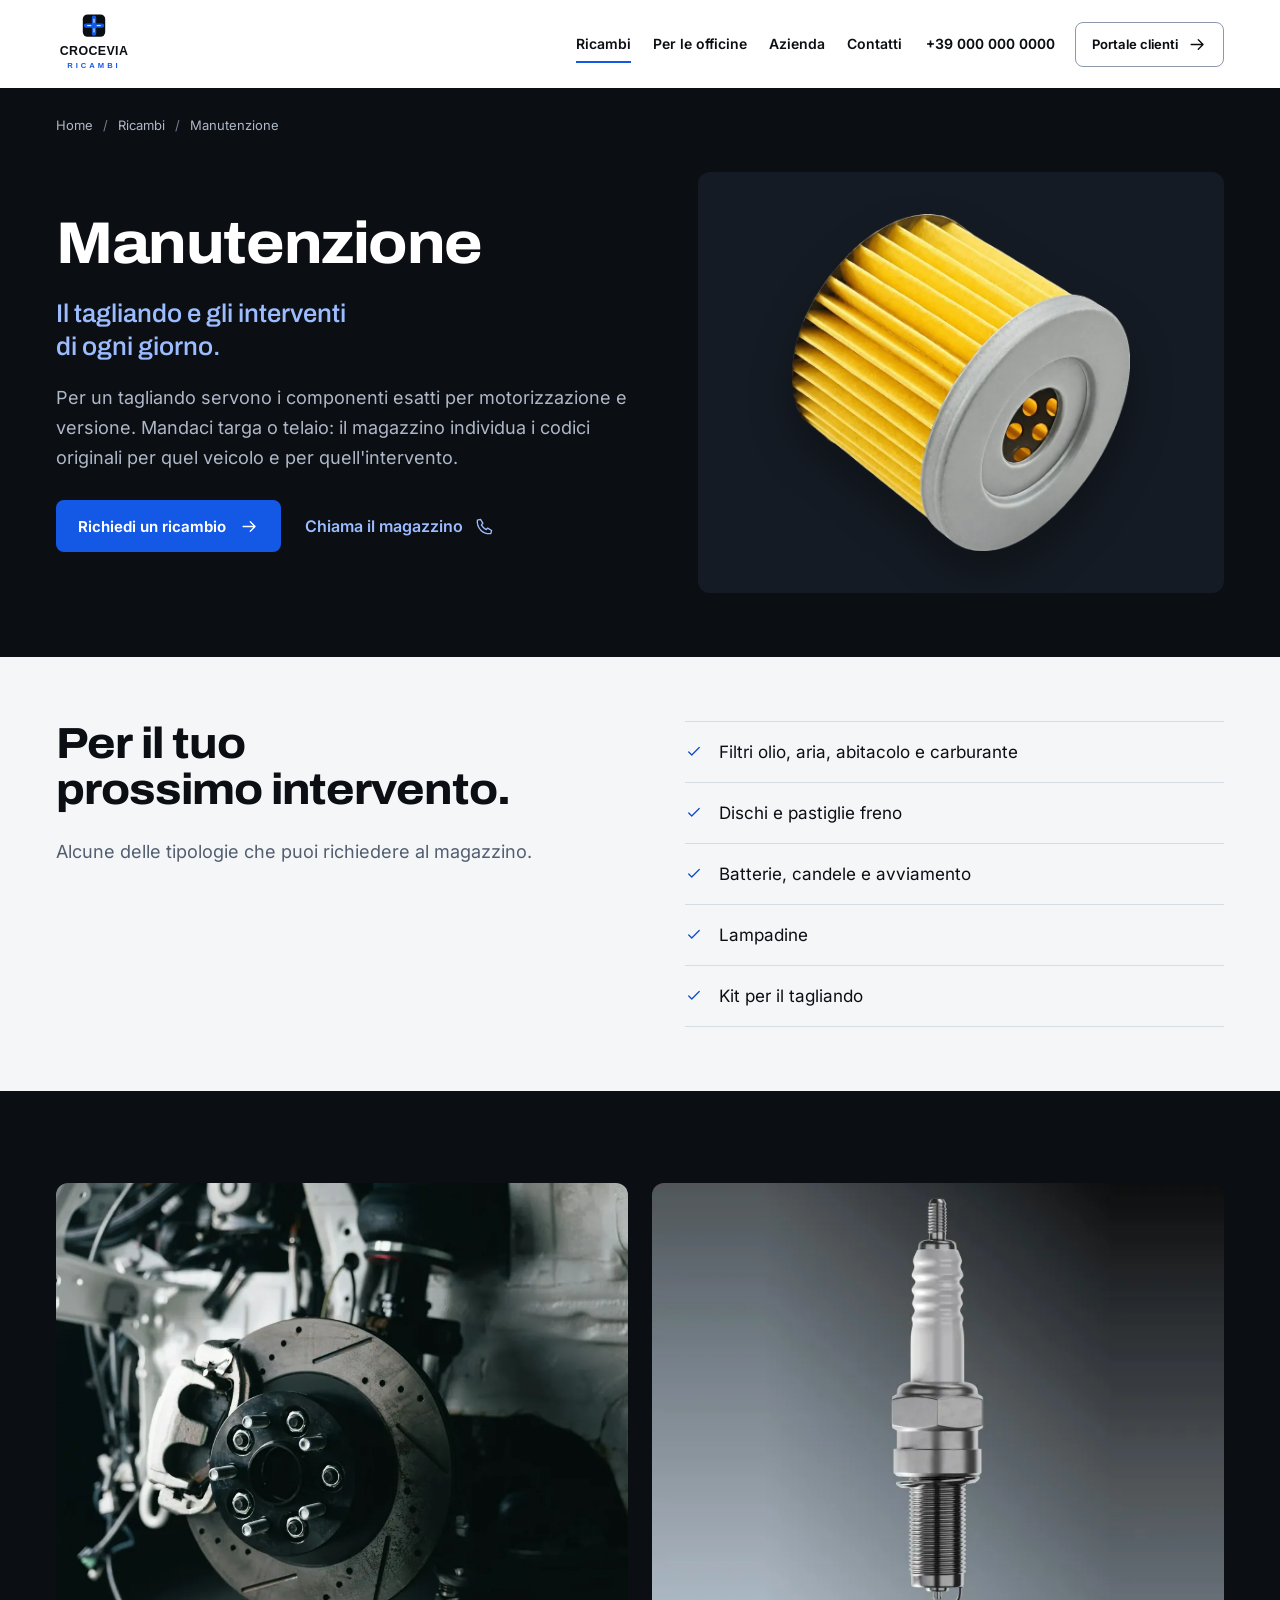
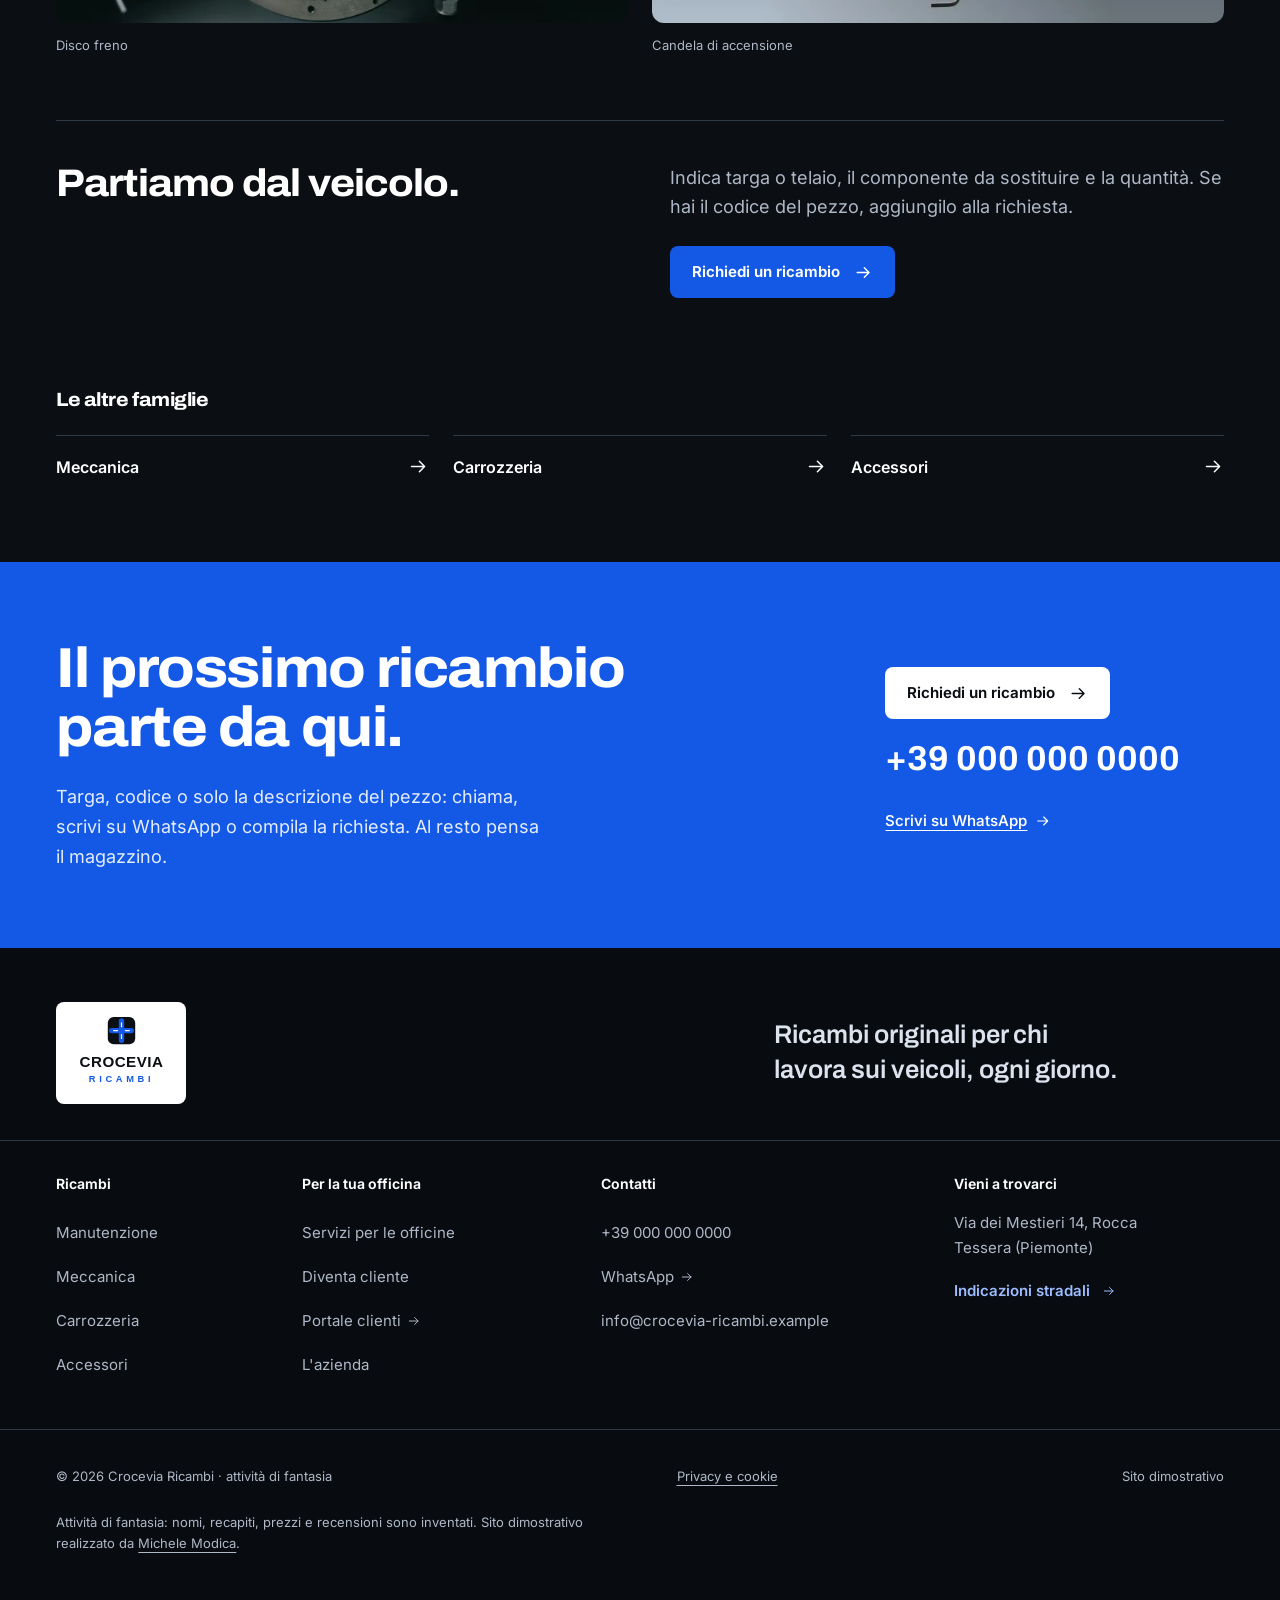
<file: famiglia-manutenzione.html>
<!doctype html>
<html lang="it"><head><meta charset="utf-8"><meta name="viewport" content="width=device-width, initial-scale=1"><title>Ricambi manutenzione originali | Crocevia Ricambi</title>
<meta name="description" content="Filtri, freni, batterie e kit per il tagliando. Ricambi originali e di primo equipaggiamento per officine e carrozzerie: chiedili al magazzino Crocevia di Rocca Tessera."><meta name="robots" content="noindex, nofollow"><meta name="theme-color" content="#0b0e13"><meta name="color-scheme" content="light dark">
<link rel="canonical" href="https://gxmich.github.io/crocevia-ricambi-demo/famiglia-manutenzione.html"><meta property="og:type" content="website"><meta property="og:locale" content="it_IT"><meta property="og:site_name" content="Crocevia Ricambi"><meta property="og:title" content="Ricambi manutenzione originali | Crocevia Ricambi"><meta property="og:description" content="Filtri, freni, batterie e kit per il tagliando. Ricambi originali e di primo equipaggiamento per officine e carrozzerie: chiedili al magazzino Crocevia di Rocca Tessera."><meta property="og:url" content="https://gxmich.github.io/crocevia-ricambi-demo/famiglia-manutenzione.html"><meta property="og:image" content="https://gxmich.github.io/crocevia-ricambi-demo/assets/og.jpg?v=97cc6d72a0"><meta property="og:image:type" content="image/jpeg"><meta property="og:image:width" content="1200"><meta property="og:image:height" content="630"><meta property="og:image:alt" content="Crocevia Ricambi, ricambi per officine e carrozzerie (sito dimostrativo)"><meta name="twitter:card" content="summary_large_image">
<link rel="icon" href="assets/favicon.svg" type="image/svg+xml"><link rel="preload" href="assets/fonts/archivo-latin.woff2" as="font" type="font/woff2" crossorigin><link rel="preload" href="assets/fonts/inter-latin.woff2" as="font" type="font/woff2" crossorigin><link rel="stylesheet" href="assets/site.css?v=e0ea65874b"><noscript><style>.mobile-dock{transform:none!important;visibility:visible!important}</style></noscript><script src="assets/site.js?v=87be78d6fe" defer></script><script type="application/ld+json">{"@context": "https://schema.org", "@type": "AutoPartsStore", "name": "Crocevia Ricambi (attività di fantasia)", "url": "https://gxmich.github.io/crocevia-ricambi-demo", "telephone": "+39 000 000 0000", "email": "info@crocevia-ricambi.example", "address": {"@type": "PostalAddress", "streetAddress": "Via dei Mestieri 14", "addressLocality": "Rocca Tessera", "addressRegion": "Piemonte", "addressCountry": "IT"}, "areaServed": "Piemonte"}</script></head>
<body class="page-category"><a class="skip-link" href="#contenuto">Vai al contenuto</a>
<header class="site-header"><div class="header-inner">
<a class="brand" href="index.html" aria-label="Crocevia Ricambi, magazzino ricambi a Rocca Tessera, pagina iniziale"><img class="brand-logo" src="img/logo-crocevia.svg" alt="Crocevia Ricambi" width="76" height="64"><span>Magazzino ricambi<br><span>Rocca Tessera</span></span></a>
<nav class="desktop-nav" aria-label="Navigazione principale"><a href="ricambi.html" aria-current="page">Ricambi</a><a href="officine.html">Per le officine</a><a href="azienda.html">Azienda</a><a href="contatti.html">Contatti</a></nav>
<div class="header-actions"><a class="header-phone" href="tel:+390000000000">+39 000 000 0000</a><a class="button button-outline" href="portale.html" >Portale clienti<svg class="icon" width="24" height="24" viewBox="0 0 24 24" fill="none" stroke="currentColor" stroke-width="1.7" stroke-linecap="round" stroke-linejoin="round" aria-hidden="true"><path d="M4 12h15m-6-6 6 6-6 6"/></svg></a><button class="menu-toggle" type="button" aria-expanded="false" aria-controls="mobile-menu" aria-haspopup="dialog" aria-label="Apri il menu" hidden><span></span><span></span></button></div>
</div></header>
<div class="mobile-menu" id="mobile-menu" role="dialog" aria-modal="true" aria-label="Menu Crocevia Ricambi" hidden><nav aria-label="Navigazione mobile"><a href="index.html">Home</a><a href="ricambi.html" aria-current="page">Ricambi</a><a href="officine.html">Per le officine</a><a href="azienda.html">Azienda</a><a href="contatti.html">Contatti</a></nav><div class="menu-contact"><p>Il magazzino, a portata di mano.</p><a href="tel:+390000000000">+39 000 000 0000</a><a class="button button-primary" href="contatti.html?tema=Diventa+cliente#richiesta" >Diventa cliente<svg class="icon" width="24" height="24" viewBox="0 0 24 24" fill="none" stroke="currentColor" stroke-width="1.7" stroke-linecap="round" stroke-linejoin="round" aria-hidden="true"><path d="M4 12h15m-6-6 6 6-6 6"/></svg></a><a class="button button-outline" href="portale.html" >Portale clienti<svg class="icon" width="24" height="24" viewBox="0 0 24 24" fill="none" stroke="currentColor" stroke-width="1.7" stroke-linecap="round" stroke-linejoin="round" aria-hidden="true"><path d="M4 12h15m-6-6 6 6-6 6"/></svg></a></div></div>
<noscript><nav class="no-script-nav" aria-label="Navigazione"><a href="ricambi.html" aria-current="page">Ricambi</a><a href="officine.html">Per le officine</a><a href="azienda.html">Azienda</a><a href="contatti.html">Contatti</a></nav></noscript><main id="contenuto" tabindex="-1"><section class="container category-hero"><nav class="breadcrumbs" aria-label="Percorso di navigazione"><ol><li><a href="index.html">Home</a></li><li><a href="ricambi.html">Ricambi</a></li><li aria-current="page">Manutenzione</li></ol></nav><div class="category-grid"><div><h1 data-compose><span class="sr-only">Manutenzione</span><span class="split" aria-hidden="true"><span class="sl"><span class="sw"><span class="sc" style="--i:0">M</span><span class="sc" style="--i:1">a</span><span class="sc" style="--i:2">n</span><span class="sc" style="--i:3">u</span><span class="sc" style="--i:4">t</span><span class="sc" style="--i:5">e</span><span class="sc" style="--i:6">n</span><span class="sc" style="--i:7">z</span><span class="sc" style="--i:8">i</span><span class="sc" style="--i:9">o</span><span class="sc" style="--i:10">n</span><span class="sc" style="--i:11">e</span></span></span></span></h1><p class="category-lead">Il tagliando e gli&nbsp;interventi di&nbsp;ogni&nbsp;giorno.</p><p>Per un tagliando servono i componenti esatti per motorizzazione e versione. Mandaci targa o telaio: il magazzino individua i codici originali per quel veicolo e per quell'intervento.</p><div class="button-row" data-dock-anchor><a class="button button-primary" href="contatti.html?tema=Ricambi&amp;famiglia=Manutenzione#richiesta" >Richiedi un ricambio<svg class="icon" width="24" height="24" viewBox="0 0 24 24" fill="none" stroke="currentColor" stroke-width="1.7" stroke-linecap="round" stroke-linejoin="round" aria-hidden="true"><path d="M4 12h15m-6-6 6 6-6 6"/></svg></a><a class="text-link" href="tel:+390000000000">Chiama il magazzino <svg class="icon" width="24" height="24" viewBox="0 0 24 24" fill="none" stroke="currentColor" stroke-width="1.7" stroke-linecap="round" stroke-linejoin="round" aria-hidden="true"><path d="m7 3 3 5-2 2a15 15 0 0 0 6 6l2-2 5 3-1 4C10 22 2 14 3 4Z"/></svg></a></div></div><div class="category-visual"><img src="img/filtro-olio-cut.webp?v=5c19f85bd0" alt="" width="1362" height="1357" class="category-cut" srcset="img/responsive/filtro-olio-cut-80.webp?v=dcb5eb4cd0 80w, img/responsive/filtro-olio-cut-160.webp?v=4a53776ecc 160w, img/responsive/filtro-olio-cut-320.webp?v=c235c7c390 320w, img/responsive/filtro-olio-cut-480.webp?v=02bb44f011 480w, img/responsive/filtro-olio-cut-720.webp?v=c8c0591ddf 720w, img/responsive/filtro-olio-cut-1080.webp?v=410d5d1267 1080w, img/filtro-olio-cut.webp?v=5c19f85bd0 1362w" sizes="(max-width: 700px) 100vw, 50vw" loading="eager" decoding="async"></div></div></section>
<section class="parts-section section-light"><div class="container parts-grid"><div><h2 data-compose><span class="sr-only">Per il tuo prossimo intervento.</span><span class="split" aria-hidden="true"><span class="sl"><span class="sw"><span class="sc" style="--i:0">P</span><span class="sc" style="--i:1">e</span><span class="sc" style="--i:2">r</span></span> <span class="sw"><span class="sc" style="--i:3">i</span><span class="sc" style="--i:4">l</span></span> <span class="sw"><span class="sc" style="--i:5">t</span><span class="sc" style="--i:6">u</span><span class="sc" style="--i:7">o</span></span></span><span class="sl"><span class="sw"><span class="sc" style="--i:8">p</span><span class="sc" style="--i:9">r</span><span class="sc" style="--i:10">o</span><span class="sc" style="--i:11">s</span><span class="sc" style="--i:12">s</span><span class="sc" style="--i:13">i</span><span class="sc" style="--i:14">m</span><span class="sc" style="--i:15">o</span></span> <span class="sw"><span class="sc" style="--i:16">i</span><span class="sc" style="--i:17">n</span><span class="sc" style="--i:18">t</span><span class="sc" style="--i:19">e</span><span class="sc" style="--i:20">r</span><span class="sc" style="--i:21">v</span><span class="sc" style="--i:22">e</span><span class="sc" style="--i:23">n</span><span class="sc" style="--i:24">t</span><span class="sc" style="--i:25">o</span><span class="sc" style="--i:26">.</span></span></span></span></h2><p>Alcune delle tipologie che puoi richiedere al magazzino.</p></div><ul class="parts-list"><li><svg class="icon" width="24" height="24" viewBox="0 0 24 24" fill="none" stroke="currentColor" stroke-width="1.7" stroke-linecap="round" stroke-linejoin="round" aria-hidden="true"><path d="m5 12 4 4L19 6"/></svg><span>Filtri olio, aria, abitacolo e carburante</span></li><li><svg class="icon" width="24" height="24" viewBox="0 0 24 24" fill="none" stroke="currentColor" stroke-width="1.7" stroke-linecap="round" stroke-linejoin="round" aria-hidden="true"><path d="m5 12 4 4L19 6"/></svg><span>Dischi e pastiglie freno</span></li><li><svg class="icon" width="24" height="24" viewBox="0 0 24 24" fill="none" stroke="currentColor" stroke-width="1.7" stroke-linecap="round" stroke-linejoin="round" aria-hidden="true"><path d="m5 12 4 4L19 6"/></svg><span>Batterie, candele e avviamento</span></li><li><svg class="icon" width="24" height="24" viewBox="0 0 24 24" fill="none" stroke="currentColor" stroke-width="1.7" stroke-linecap="round" stroke-linejoin="round" aria-hidden="true"><path d="m5 12 4 4L19 6"/></svg><span>Lampadine</span></li><li><svg class="icon" width="24" height="24" viewBox="0 0 24 24" fill="none" stroke="currentColor" stroke-width="1.7" stroke-linecap="round" stroke-linejoin="round" aria-hidden="true"><path d="m5 12 4 4L19 6"/></svg><span>Kit per il tagliando</span></li></ul></div></section>
<section class="section"><div class="container"><div class="detail-gallery"><figure><img src="img/disco-forato.webp?v=be7240bbd7" alt="Disco freno" width="2000" height="1335" class="" srcset="img/responsive/disco-forato-320.webp?v=de748dcaf3 320w, img/responsive/disco-forato-480.webp?v=e68c634963 480w, img/responsive/disco-forato-720.webp?v=5612995237 720w, img/responsive/disco-forato-1080.webp?v=3a3305cec9 1080w, img/disco-forato.webp?v=be7240bbd7 2000w" sizes="(max-width: 700px) 253px, (max-width: 900px) 390px, 746px" loading="lazy" decoding="async"><figcaption>Disco freno</figcaption></figure><figure><img src="img/candela-wide.webp?v=c0f14d0c2a" alt="Candela di accensione" width="2600" height="2000" class="" srcset="img/responsive/candela-wide-320.webp?v=8238aa65f6 320w, img/responsive/candela-wide-480.webp?v=dccec53158 480w, img/responsive/candela-wide-720.webp?v=90349276cd 720w, img/responsive/candela-wide-1080.webp?v=1379d70e8d 1080w, img/candela-wide.webp?v=c0f14d0c2a 2600w" sizes="(max-width: 700px) 220px, (max-width: 900px) 338px, 648px" loading="lazy" decoding="async"><figcaption>Candela di accensione</figcaption></figure></div><div class="category-request"><h2 data-compose><span class="sr-only">Partiamo dal veicolo.</span><span class="split" aria-hidden="true"><span class="sl"><span class="sw"><span class="sc" style="--i:0">P</span><span class="sc" style="--i:1">a</span><span class="sc" style="--i:2">r</span><span class="sc" style="--i:3">t</span><span class="sc" style="--i:4">i</span><span class="sc" style="--i:5">a</span><span class="sc" style="--i:6">m</span><span class="sc" style="--i:7">o</span></span> <span class="sw"><span class="sc" style="--i:8">d</span><span class="sc" style="--i:9">a</span><span class="sc" style="--i:10">l</span></span> <span class="sw"><span class="sc" style="--i:11">v</span><span class="sc" style="--i:12">e</span><span class="sc" style="--i:13">i</span><span class="sc" style="--i:14">c</span><span class="sc" style="--i:15">o</span><span class="sc" style="--i:16">l</span><span class="sc" style="--i:17">o</span><span class="sc" style="--i:18">.</span></span></span></span></h2><p>Indica targa o telaio, il componente da sostituire e la quantità. Se hai il codice del pezzo, aggiungilo alla richiesta.</p><a class="button button-primary" href="contatti.html?tema=Ricambi&amp;famiglia=Manutenzione#richiesta" >Richiedi un ricambio<svg class="icon" width="24" height="24" viewBox="0 0 24 24" fill="none" stroke="currentColor" stroke-width="1.7" stroke-linecap="round" stroke-linejoin="round" aria-hidden="true"><path d="M4 12h15m-6-6 6 6-6 6"/></svg></a></div></div></section>
<section class="related-section container"><h2 class="related-title">Le altre famiglie</h2><div><a href="famiglia-meccanica.html">Meccanica<svg class="icon" width="24" height="24" viewBox="0 0 24 24" fill="none" stroke="currentColor" stroke-width="1.7" stroke-linecap="round" stroke-linejoin="round" aria-hidden="true"><path d="M4 12h15m-6-6 6 6-6 6"/></svg></a><a href="famiglia-carrozzeria.html">Carrozzeria<svg class="icon" width="24" height="24" viewBox="0 0 24 24" fill="none" stroke="currentColor" stroke-width="1.7" stroke-linecap="round" stroke-linejoin="round" aria-hidden="true"><path d="M4 12h15m-6-6 6 6-6 6"/></svg></a><a href="famiglia-accessori.html">Accessori<svg class="icon" width="24" height="24" viewBox="0 0 24 24" fill="none" stroke="currentColor" stroke-width="1.7" stroke-linecap="round" stroke-linejoin="round" aria-hidden="true"><path d="M4 12h15m-6-6 6 6-6 6"/></svg></a></div></section><section class="contact-cta"><div class="container cta-grid"><div><h2 data-compose><span class="sr-only">Il prossimo ricambio parte da qui.</span><span class="split" aria-hidden="true"><span class="sl"><span class="sw"><span class="sc" style="--i:0">I</span><span class="sc" style="--i:1">l</span></span> <span class="sw"><span class="sc" style="--i:2">p</span><span class="sc" style="--i:3">r</span><span class="sc" style="--i:4">o</span><span class="sc" style="--i:5">s</span><span class="sc" style="--i:6">s</span><span class="sc" style="--i:7">i</span><span class="sc" style="--i:8">m</span><span class="sc" style="--i:9">o</span></span> <span class="sw"><span class="sc" style="--i:10">r</span><span class="sc" style="--i:11">i</span><span class="sc" style="--i:12">c</span><span class="sc" style="--i:13">a</span><span class="sc" style="--i:14">m</span><span class="sc" style="--i:15">b</span><span class="sc" style="--i:16">i</span><span class="sc" style="--i:17">o</span></span></span><span class="sl"><span class="sw"><span class="sc" style="--i:18">p</span><span class="sc" style="--i:19">a</span><span class="sc" style="--i:20">r</span><span class="sc" style="--i:21">t</span><span class="sc" style="--i:22">e</span></span> <span class="sw"><span class="sc" style="--i:23">d</span><span class="sc" style="--i:24">a</span></span> <span class="sw"><span class="sc" style="--i:25">q</span><span class="sc" style="--i:26">u</span><span class="sc" style="--i:27">i</span><span class="sc" style="--i:28">.</span></span></span></span></h2><p>Targa, codice o solo la descrizione del pezzo: chiama, scrivi su WhatsApp o compila la richiesta. Al resto pensa il magazzino.</p></div><div class="cta-actions"><a class="button button-white" href="contatti.html?tema=Ricambi#richiesta" >Richiedi un ricambio<svg class="icon" width="24" height="24" viewBox="0 0 24 24" fill="none" stroke="currentColor" stroke-width="1.7" stroke-linecap="round" stroke-linejoin="round" aria-hidden="true"><path d="M4 12h15m-6-6 6 6-6 6"/></svg></a><a class="cta-phone" href="tel:+390000000000"><span class="sr-only">Chiama il magazzino: </span>+39 000 000 0000</a><a class="cta-chat" href="#whatsapp-demo">Scrivi su WhatsApp<svg class="icon" width="24" height="24" viewBox="0 0 24 24" fill="none" stroke="currentColor" stroke-width="1.7" stroke-linecap="round" stroke-linejoin="round" aria-hidden="true"><path d="M4 12h15m-6-6 6 6-6 6"/></svg></a></div></div></section></main><footer class="site-footer"><div class="container footer-top"><a class="footer-brand" href="index.html" aria-label="Crocevia Ricambi, pagina iniziale"><img class="brand-logo" src="img/logo-crocevia.svg" alt="Crocevia Ricambi" width="94" height="78"></a><p>Ricambi originali per chi lavora sui veicoli, ogni&nbsp;giorno.</p></div>
<div class="container footer-grid"><div><h2>Ricambi</h2><ul><li><a href="famiglia-manutenzione.html">Manutenzione</a></li><li><a href="famiglia-meccanica.html">Meccanica</a></li><li><a href="famiglia-carrozzeria.html">Carrozzeria</a></li><li><a href="famiglia-accessori.html">Accessori</a></li></ul></div><div><h2>Per la tua officina</h2><ul><li><a href="officine.html">Servizi per le officine</a></li><li><a href="contatti.html?tema=Diventa+cliente#richiesta">Diventa cliente</a></li><li><a href="portale.html">Portale clienti<svg class="icon" width="24" height="24" viewBox="0 0 24 24" fill="none" stroke="currentColor" stroke-width="1.7" stroke-linecap="round" stroke-linejoin="round" aria-hidden="true"><path d="M4 12h15m-6-6 6 6-6 6"/></svg></a></li><li><a href="azienda.html">L'azienda</a></li></ul></div><div><h2>Contatti</h2><ul><li><a href="tel:+390000000000">+39 000 000 0000</a></li><li><a href="#whatsapp-demo">WhatsApp<svg class="icon" width="24" height="24" viewBox="0 0 24 24" fill="none" stroke="currentColor" stroke-width="1.7" stroke-linecap="round" stroke-linejoin="round" aria-hidden="true"><path d="M4 12h15m-6-6 6 6-6 6"/></svg></a></li><li><a href="mailto:info@crocevia-ricambi.example">info@crocevia-ricambi.example</a></li></ul></div><div><h2>Vieni a trovarci</h2><p>Via dei Mestieri 14, Rocca Tessera (Piemonte)</p><a class="text-link" href="contatti.html#dove-siamo">Indicazioni stradali <svg class="icon" width="24" height="24" viewBox="0 0 24 24" fill="none" stroke="currentColor" stroke-width="1.7" stroke-linecap="round" stroke-linejoin="round" aria-hidden="true"><path d="M4 12h15m-6-6 6 6-6 6"/></svg></a></div></div>
<div class="container footer-bottom"><p>© <span data-year>2026</span> Crocevia Ricambi · attività di fantasia</p><a href="privacy.html">Privacy e cookie</a><p>Sito dimostrativo</p></div><div class="container footer-demo"><p>Attività di fantasia: nomi, recapiti, prezzi e recensioni sono inventati. Sito dimostrativo realizzato da <a href="https://www.modicamichele.it">Michele Modica</a>.</p></div></footer>
<nav class="mobile-dock" aria-label="Contatti rapidi" data-await><a class="button button-light" href="tel:+390000000000" >Chiama<span class="sr-only"> il magazzino</span><svg class="icon" width="24" height="24" viewBox="0 0 24 24" fill="none" stroke="currentColor" stroke-width="1.7" stroke-linecap="round" stroke-linejoin="round" aria-hidden="true"><path d="m7 3 3 5-2 2a15 15 0 0 0 6 6l2-2 5 3-1 4C10 22 2 14 3 4Z"/></svg></a><a class="button button-primary" href="contatti.html?tema=Ricambi#richiesta" >Richiedi un ricambio<svg class="icon" width="24" height="24" viewBox="0 0 24 24" fill="none" stroke="currentColor" stroke-width="1.7" stroke-linecap="round" stroke-linejoin="round" aria-hidden="true"><path d="M4 12h15m-6-6 6 6-6 6"/></svg></a></nav></body></html>
</file>
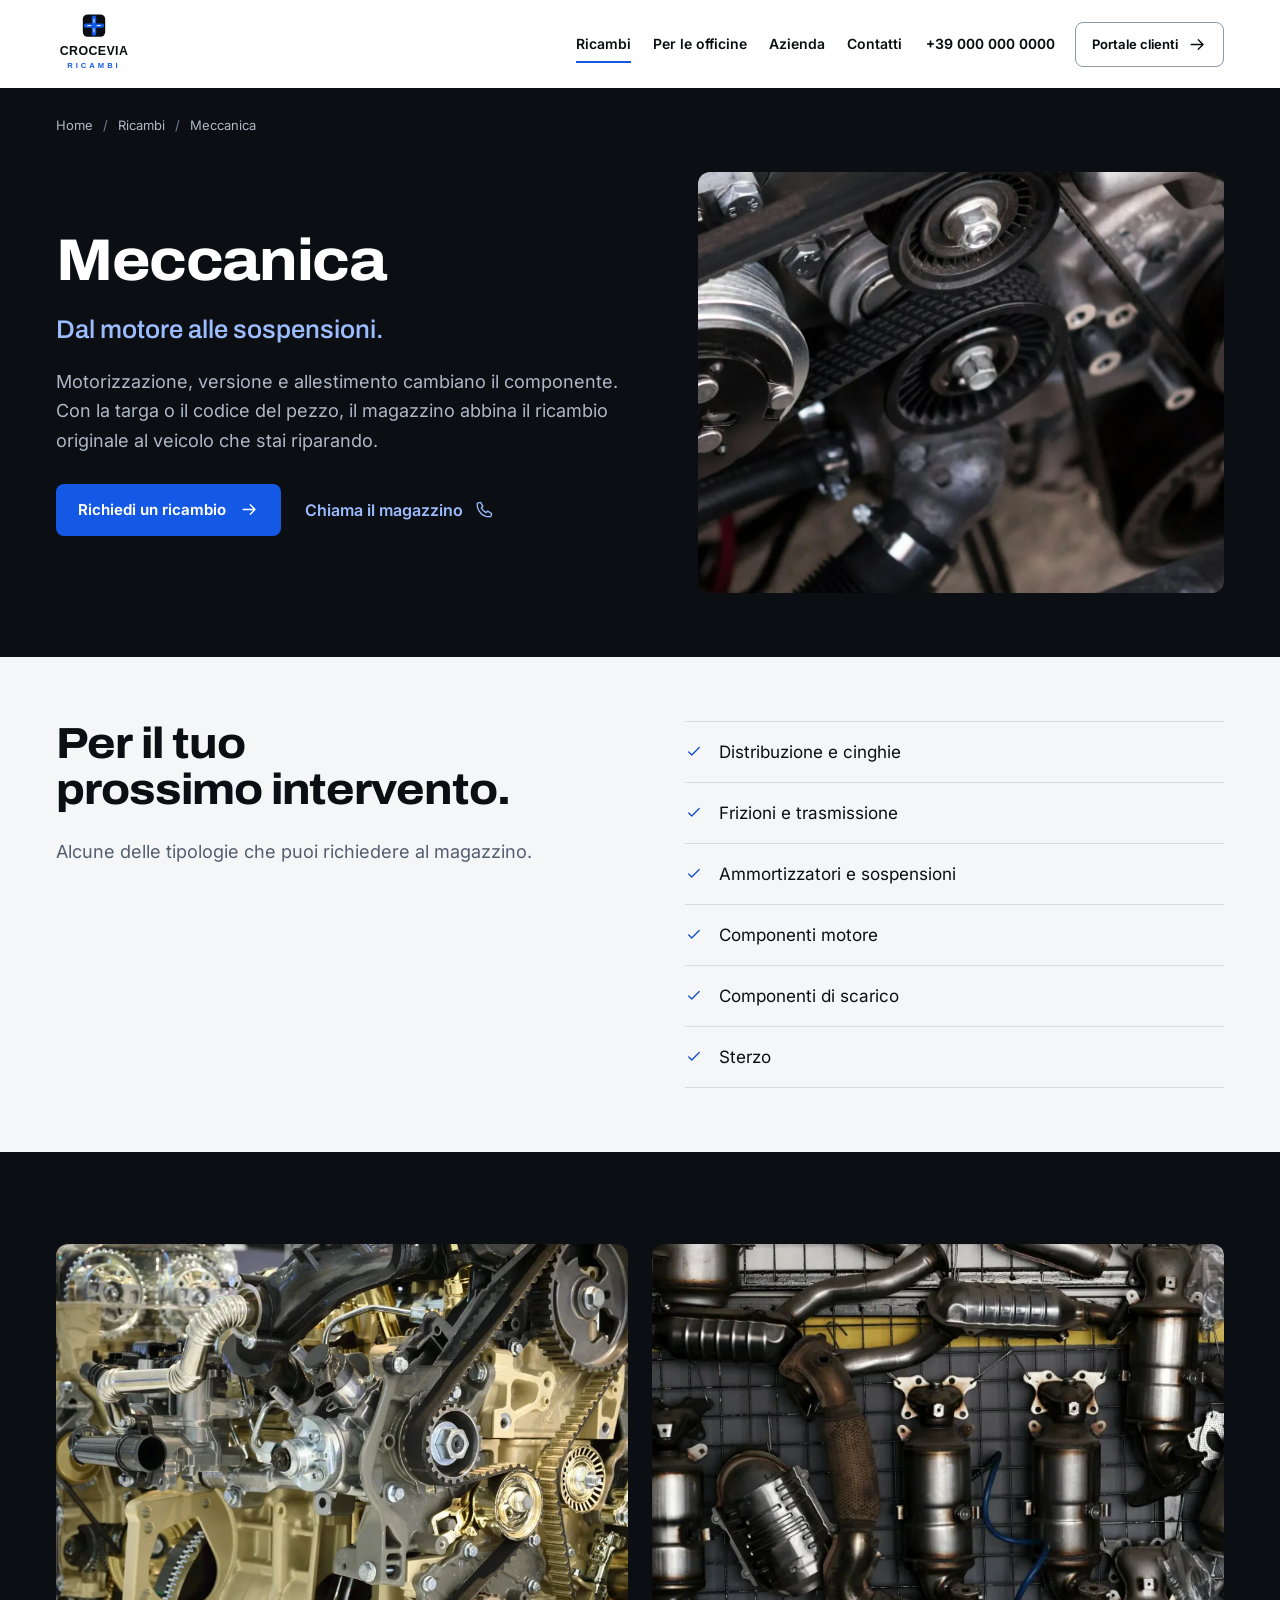
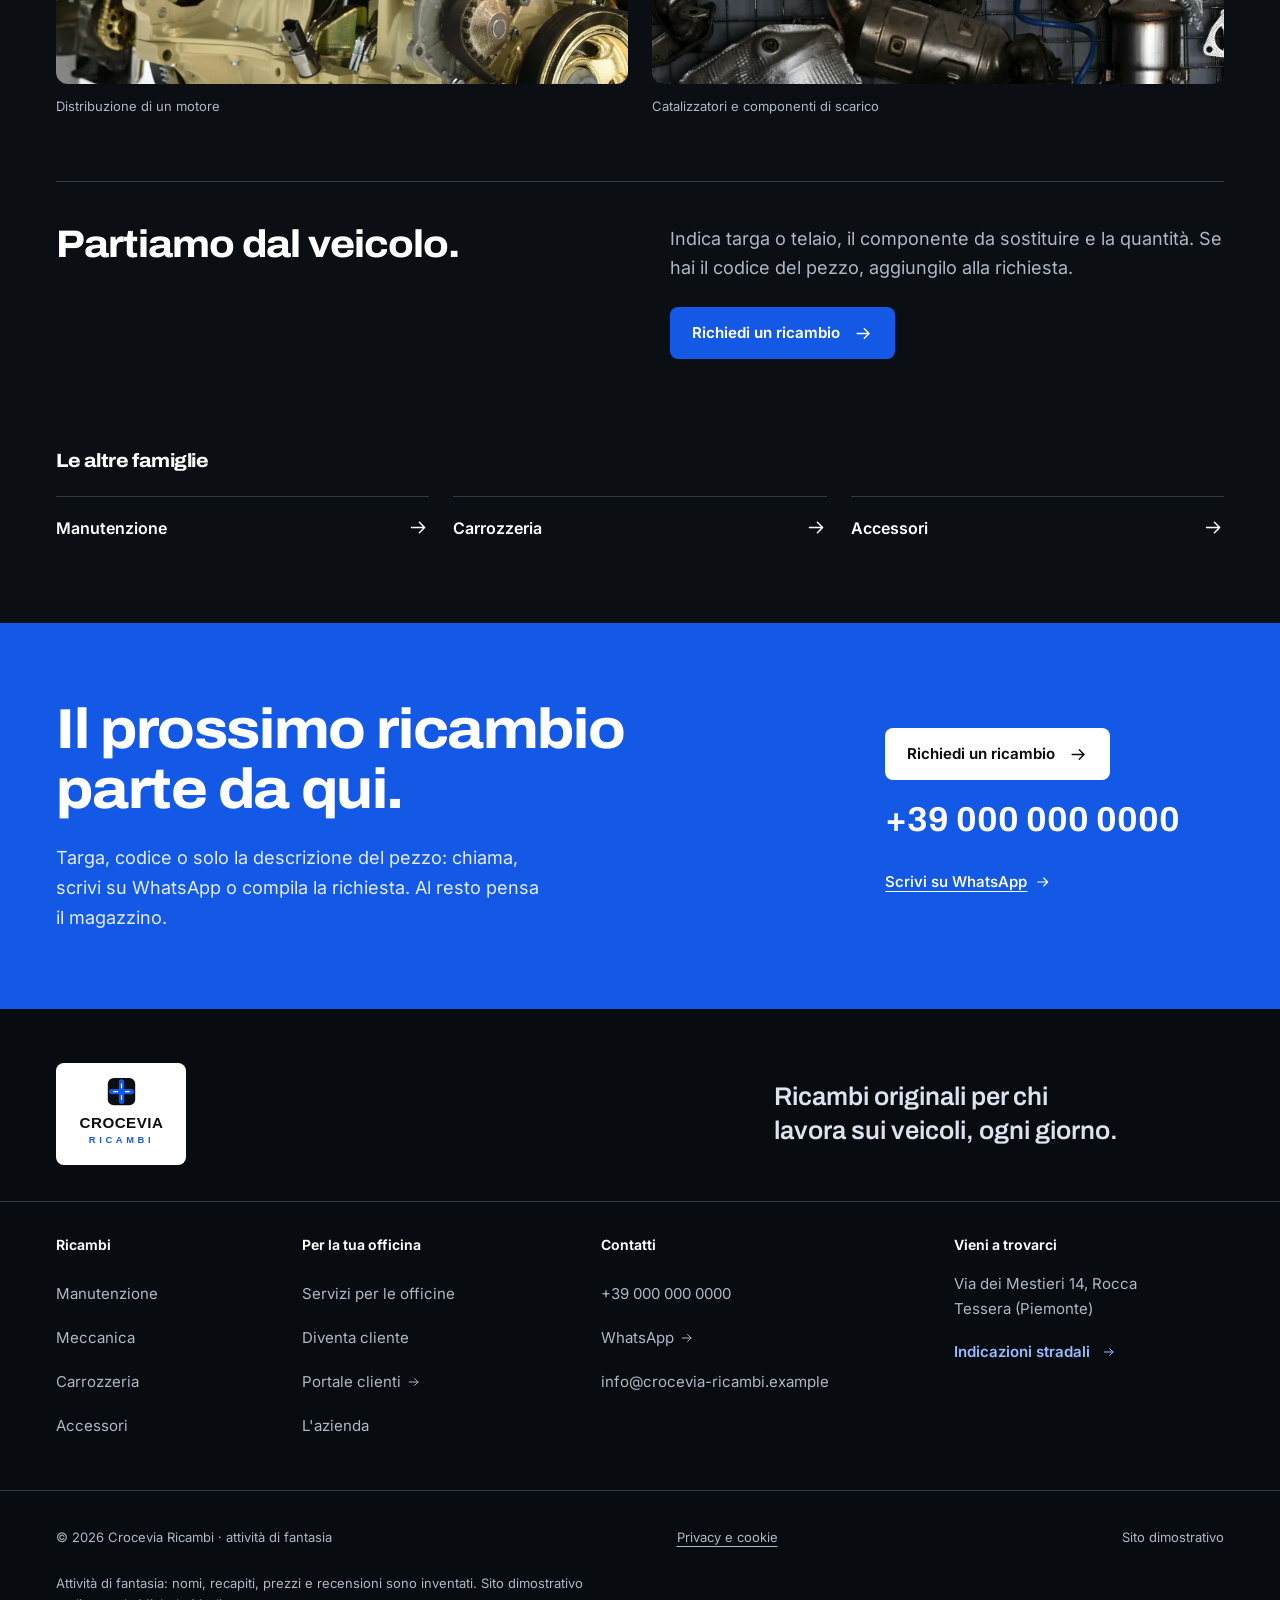
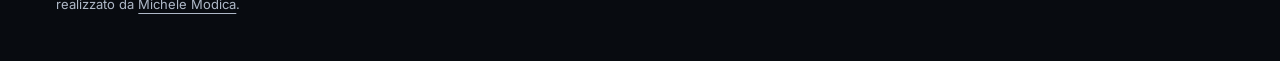
<file: famiglia-meccanica.html>
<!doctype html>
<html lang="it"><head><meta charset="utf-8"><meta name="viewport" content="width=device-width, initial-scale=1"><title>Ricambi meccanica originali | Crocevia Ricambi</title>
<meta name="description" content="Distribuzione, frizioni, sospensioni e scarico. Ricambi originali e di primo equipaggiamento per officine e carrozzerie: chiedili al magazzino Crocevia di Rocca Tessera."><meta name="robots" content="noindex, nofollow"><meta name="theme-color" content="#0b0e13"><meta name="color-scheme" content="light dark">
<link rel="canonical" href="https://gxmich.github.io/crocevia-ricambi-demo/famiglia-meccanica.html"><meta property="og:type" content="website"><meta property="og:locale" content="it_IT"><meta property="og:site_name" content="Crocevia Ricambi"><meta property="og:title" content="Ricambi meccanica originali | Crocevia Ricambi"><meta property="og:description" content="Distribuzione, frizioni, sospensioni e scarico. Ricambi originali e di primo equipaggiamento per officine e carrozzerie: chiedili al magazzino Crocevia di Rocca Tessera."><meta property="og:url" content="https://gxmich.github.io/crocevia-ricambi-demo/famiglia-meccanica.html"><meta property="og:image" content="https://gxmich.github.io/crocevia-ricambi-demo/assets/og.jpg?v=97cc6d72a0"><meta property="og:image:type" content="image/jpeg"><meta property="og:image:width" content="1200"><meta property="og:image:height" content="630"><meta property="og:image:alt" content="Crocevia Ricambi, ricambi per officine e carrozzerie (sito dimostrativo)"><meta name="twitter:card" content="summary_large_image">
<link rel="icon" href="assets/favicon.svg" type="image/svg+xml"><link rel="preload" href="assets/fonts/archivo-latin.woff2" as="font" type="font/woff2" crossorigin><link rel="preload" href="assets/fonts/inter-latin.woff2" as="font" type="font/woff2" crossorigin><link rel="stylesheet" href="assets/site.css?v=e0ea65874b"><noscript><style>.mobile-dock{transform:none!important;visibility:visible!important}</style></noscript><script src="assets/site.js?v=87be78d6fe" defer></script><script type="application/ld+json">{"@context": "https://schema.org", "@type": "AutoPartsStore", "name": "Crocevia Ricambi (attività di fantasia)", "url": "https://gxmich.github.io/crocevia-ricambi-demo", "telephone": "+39 000 000 0000", "email": "info@crocevia-ricambi.example", "address": {"@type": "PostalAddress", "streetAddress": "Via dei Mestieri 14", "addressLocality": "Rocca Tessera", "addressRegion": "Piemonte", "addressCountry": "IT"}, "areaServed": "Piemonte"}</script></head>
<body class="page-category"><a class="skip-link" href="#contenuto">Vai al contenuto</a>
<header class="site-header"><div class="header-inner">
<a class="brand" href="index.html" aria-label="Crocevia Ricambi, magazzino ricambi a Rocca Tessera, pagina iniziale"><img class="brand-logo" src="img/logo-crocevia.svg" alt="Crocevia Ricambi" width="76" height="64"><span>Magazzino ricambi<br><span>Rocca Tessera</span></span></a>
<nav class="desktop-nav" aria-label="Navigazione principale"><a href="ricambi.html" aria-current="page">Ricambi</a><a href="officine.html">Per le officine</a><a href="azienda.html">Azienda</a><a href="contatti.html">Contatti</a></nav>
<div class="header-actions"><a class="header-phone" href="tel:+390000000000">+39 000 000 0000</a><a class="button button-outline" href="portale.html" >Portale clienti<svg class="icon" width="24" height="24" viewBox="0 0 24 24" fill="none" stroke="currentColor" stroke-width="1.7" stroke-linecap="round" stroke-linejoin="round" aria-hidden="true"><path d="M4 12h15m-6-6 6 6-6 6"/></svg></a><button class="menu-toggle" type="button" aria-expanded="false" aria-controls="mobile-menu" aria-haspopup="dialog" aria-label="Apri il menu" hidden><span></span><span></span></button></div>
</div></header>
<div class="mobile-menu" id="mobile-menu" role="dialog" aria-modal="true" aria-label="Menu Crocevia Ricambi" hidden><nav aria-label="Navigazione mobile"><a href="index.html">Home</a><a href="ricambi.html" aria-current="page">Ricambi</a><a href="officine.html">Per le officine</a><a href="azienda.html">Azienda</a><a href="contatti.html">Contatti</a></nav><div class="menu-contact"><p>Il magazzino, a portata di mano.</p><a href="tel:+390000000000">+39 000 000 0000</a><a class="button button-primary" href="contatti.html?tema=Diventa+cliente#richiesta" >Diventa cliente<svg class="icon" width="24" height="24" viewBox="0 0 24 24" fill="none" stroke="currentColor" stroke-width="1.7" stroke-linecap="round" stroke-linejoin="round" aria-hidden="true"><path d="M4 12h15m-6-6 6 6-6 6"/></svg></a><a class="button button-outline" href="portale.html" >Portale clienti<svg class="icon" width="24" height="24" viewBox="0 0 24 24" fill="none" stroke="currentColor" stroke-width="1.7" stroke-linecap="round" stroke-linejoin="round" aria-hidden="true"><path d="M4 12h15m-6-6 6 6-6 6"/></svg></a></div></div>
<noscript><nav class="no-script-nav" aria-label="Navigazione"><a href="ricambi.html" aria-current="page">Ricambi</a><a href="officine.html">Per le officine</a><a href="azienda.html">Azienda</a><a href="contatti.html">Contatti</a></nav></noscript><main id="contenuto" tabindex="-1"><section class="container category-hero"><nav class="breadcrumbs" aria-label="Percorso di navigazione"><ol><li><a href="index.html">Home</a></li><li><a href="ricambi.html">Ricambi</a></li><li aria-current="page">Meccanica</li></ol></nav><div class="category-grid"><div><h1 data-compose><span class="sr-only">Meccanica</span><span class="split" aria-hidden="true"><span class="sl"><span class="sw"><span class="sc" style="--i:0">M</span><span class="sc" style="--i:1">e</span><span class="sc" style="--i:2">c</span><span class="sc" style="--i:3">c</span><span class="sc" style="--i:4">a</span><span class="sc" style="--i:5">n</span><span class="sc" style="--i:6">i</span><span class="sc" style="--i:7">c</span><span class="sc" style="--i:8">a</span></span></span></span></h1><p class="category-lead">Dal motore alle sospensioni.</p><p>Motorizzazione, versione e allestimento cambiano il componente. Con la targa o il codice del pezzo, il magazzino abbina il ricambio originale al veicolo che stai riparando.</p><div class="button-row" data-dock-anchor><a class="button button-primary" href="contatti.html?tema=Ricambi&amp;famiglia=Meccanica#richiesta" >Richiedi un ricambio<svg class="icon" width="24" height="24" viewBox="0 0 24 24" fill="none" stroke="currentColor" stroke-width="1.7" stroke-linecap="round" stroke-linejoin="round" aria-hidden="true"><path d="M4 12h15m-6-6 6 6-6 6"/></svg></a><a class="text-link" href="tel:+390000000000">Chiama il magazzino <svg class="icon" width="24" height="24" viewBox="0 0 24 24" fill="none" stroke="currentColor" stroke-width="1.7" stroke-linecap="round" stroke-linejoin="round" aria-hidden="true"><path d="m7 3 3 5-2 2a15 15 0 0 0 6 6l2-2 5 3-1 4C10 22 2 14 3 4Z"/></svg></a></div></div><div class="category-visual"><img src="img/motore-cinghie-crop.webp?v=f7fbc5a37b" alt="Cinghia e pulegge della distribuzione accessori di un motore" width="2000" height="885" class="" srcset="img/responsive/motore-cinghie-crop-320.webp?v=4dd0494c8d 320w, img/responsive/motore-cinghie-crop-480.webp?v=cb5e0b1245 480w, img/responsive/motore-cinghie-crop-720.webp?v=a72748f113 720w, img/responsive/motore-cinghie-crop-1080.webp?v=22db15cfd4 1080w, img/motore-cinghie-crop.webp?v=f7fbc5a37b 2000w" sizes="(max-width: 700px) 545px, (max-width: 900px) 714px, 1082px" loading="eager" decoding="async"></div></div></section>
<section class="parts-section section-light"><div class="container parts-grid"><div><h2 data-compose><span class="sr-only">Per il tuo prossimo intervento.</span><span class="split" aria-hidden="true"><span class="sl"><span class="sw"><span class="sc" style="--i:0">P</span><span class="sc" style="--i:1">e</span><span class="sc" style="--i:2">r</span></span> <span class="sw"><span class="sc" style="--i:3">i</span><span class="sc" style="--i:4">l</span></span> <span class="sw"><span class="sc" style="--i:5">t</span><span class="sc" style="--i:6">u</span><span class="sc" style="--i:7">o</span></span></span><span class="sl"><span class="sw"><span class="sc" style="--i:8">p</span><span class="sc" style="--i:9">r</span><span class="sc" style="--i:10">o</span><span class="sc" style="--i:11">s</span><span class="sc" style="--i:12">s</span><span class="sc" style="--i:13">i</span><span class="sc" style="--i:14">m</span><span class="sc" style="--i:15">o</span></span> <span class="sw"><span class="sc" style="--i:16">i</span><span class="sc" style="--i:17">n</span><span class="sc" style="--i:18">t</span><span class="sc" style="--i:19">e</span><span class="sc" style="--i:20">r</span><span class="sc" style="--i:21">v</span><span class="sc" style="--i:22">e</span><span class="sc" style="--i:23">n</span><span class="sc" style="--i:24">t</span><span class="sc" style="--i:25">o</span><span class="sc" style="--i:26">.</span></span></span></span></h2><p>Alcune delle tipologie che puoi richiedere al magazzino.</p></div><ul class="parts-list"><li><svg class="icon" width="24" height="24" viewBox="0 0 24 24" fill="none" stroke="currentColor" stroke-width="1.7" stroke-linecap="round" stroke-linejoin="round" aria-hidden="true"><path d="m5 12 4 4L19 6"/></svg><span>Distribuzione e cinghie</span></li><li><svg class="icon" width="24" height="24" viewBox="0 0 24 24" fill="none" stroke="currentColor" stroke-width="1.7" stroke-linecap="round" stroke-linejoin="round" aria-hidden="true"><path d="m5 12 4 4L19 6"/></svg><span>Frizioni e trasmissione</span></li><li><svg class="icon" width="24" height="24" viewBox="0 0 24 24" fill="none" stroke="currentColor" stroke-width="1.7" stroke-linecap="round" stroke-linejoin="round" aria-hidden="true"><path d="m5 12 4 4L19 6"/></svg><span>Ammortizzatori e sospensioni</span></li><li><svg class="icon" width="24" height="24" viewBox="0 0 24 24" fill="none" stroke="currentColor" stroke-width="1.7" stroke-linecap="round" stroke-linejoin="round" aria-hidden="true"><path d="m5 12 4 4L19 6"/></svg><span>Componenti motore</span></li><li><svg class="icon" width="24" height="24" viewBox="0 0 24 24" fill="none" stroke="currentColor" stroke-width="1.7" stroke-linecap="round" stroke-linejoin="round" aria-hidden="true"><path d="m5 12 4 4L19 6"/></svg><span>Componenti di scarico</span></li><li><svg class="icon" width="24" height="24" viewBox="0 0 24 24" fill="none" stroke="currentColor" stroke-width="1.7" stroke-linecap="round" stroke-linejoin="round" aria-hidden="true"><path d="m5 12 4 4L19 6"/></svg><span>Sterzo</span></li></ul></div></section>
<section class="section"><div class="container"><div class="detail-gallery"><figure><img src="img/motore.webp?v=e103ca8bcb" alt="Distribuzione di un motore" width="2000" height="1330" class="" srcset="img/responsive/motore-320.webp?v=0bf90c33ce 320w, img/responsive/motore-480.webp?v=4342ac7515 480w, img/responsive/motore-720.webp?v=7946df7bd0 720w, img/responsive/motore-1080.webp?v=c3bfb09106 1080w, img/motore.webp?v=e103ca8bcb 2000w" sizes="(max-width: 700px) 254px, (max-width: 900px) 391px, 749px" loading="lazy" decoding="async"><figcaption>Distribuzione di un motore</figcaption></figure><figure><img src="img/catalizzatori.webp?v=a1c49090c3" alt="Catalizzatori e componenti di scarico" width="1500" height="2000" class="" srcset="img/responsive/catalizzatori-320.webp?v=7aea3e2a02 320w, img/responsive/catalizzatori-480.webp?v=600c000c4c 480w, img/responsive/catalizzatori-720.webp?v=bd77062fce 720w, img/responsive/catalizzatori-1080.webp?v=5299cebe02 1080w, img/catalizzatori.webp?v=a1c49090c3 1500w" sizes="(max-width: 700px) 169px, (max-width: 900px) 338px, 648px" loading="lazy" decoding="async"><figcaption>Catalizzatori e componenti di scarico</figcaption></figure></div><div class="category-request"><h2 data-compose><span class="sr-only">Partiamo dal veicolo.</span><span class="split" aria-hidden="true"><span class="sl"><span class="sw"><span class="sc" style="--i:0">P</span><span class="sc" style="--i:1">a</span><span class="sc" style="--i:2">r</span><span class="sc" style="--i:3">t</span><span class="sc" style="--i:4">i</span><span class="sc" style="--i:5">a</span><span class="sc" style="--i:6">m</span><span class="sc" style="--i:7">o</span></span> <span class="sw"><span class="sc" style="--i:8">d</span><span class="sc" style="--i:9">a</span><span class="sc" style="--i:10">l</span></span> <span class="sw"><span class="sc" style="--i:11">v</span><span class="sc" style="--i:12">e</span><span class="sc" style="--i:13">i</span><span class="sc" style="--i:14">c</span><span class="sc" style="--i:15">o</span><span class="sc" style="--i:16">l</span><span class="sc" style="--i:17">o</span><span class="sc" style="--i:18">.</span></span></span></span></h2><p>Indica targa o telaio, il componente da sostituire e la quantità. Se hai il codice del pezzo, aggiungilo alla richiesta.</p><a class="button button-primary" href="contatti.html?tema=Ricambi&amp;famiglia=Meccanica#richiesta" >Richiedi un ricambio<svg class="icon" width="24" height="24" viewBox="0 0 24 24" fill="none" stroke="currentColor" stroke-width="1.7" stroke-linecap="round" stroke-linejoin="round" aria-hidden="true"><path d="M4 12h15m-6-6 6 6-6 6"/></svg></a></div></div></section>
<section class="related-section container"><h2 class="related-title">Le altre famiglie</h2><div><a href="famiglia-manutenzione.html">Manutenzione<svg class="icon" width="24" height="24" viewBox="0 0 24 24" fill="none" stroke="currentColor" stroke-width="1.7" stroke-linecap="round" stroke-linejoin="round" aria-hidden="true"><path d="M4 12h15m-6-6 6 6-6 6"/></svg></a><a href="famiglia-carrozzeria.html">Carrozzeria<svg class="icon" width="24" height="24" viewBox="0 0 24 24" fill="none" stroke="currentColor" stroke-width="1.7" stroke-linecap="round" stroke-linejoin="round" aria-hidden="true"><path d="M4 12h15m-6-6 6 6-6 6"/></svg></a><a href="famiglia-accessori.html">Accessori<svg class="icon" width="24" height="24" viewBox="0 0 24 24" fill="none" stroke="currentColor" stroke-width="1.7" stroke-linecap="round" stroke-linejoin="round" aria-hidden="true"><path d="M4 12h15m-6-6 6 6-6 6"/></svg></a></div></section><section class="contact-cta"><div class="container cta-grid"><div><h2 data-compose><span class="sr-only">Il prossimo ricambio parte da qui.</span><span class="split" aria-hidden="true"><span class="sl"><span class="sw"><span class="sc" style="--i:0">I</span><span class="sc" style="--i:1">l</span></span> <span class="sw"><span class="sc" style="--i:2">p</span><span class="sc" style="--i:3">r</span><span class="sc" style="--i:4">o</span><span class="sc" style="--i:5">s</span><span class="sc" style="--i:6">s</span><span class="sc" style="--i:7">i</span><span class="sc" style="--i:8">m</span><span class="sc" style="--i:9">o</span></span> <span class="sw"><span class="sc" style="--i:10">r</span><span class="sc" style="--i:11">i</span><span class="sc" style="--i:12">c</span><span class="sc" style="--i:13">a</span><span class="sc" style="--i:14">m</span><span class="sc" style="--i:15">b</span><span class="sc" style="--i:16">i</span><span class="sc" style="--i:17">o</span></span></span><span class="sl"><span class="sw"><span class="sc" style="--i:18">p</span><span class="sc" style="--i:19">a</span><span class="sc" style="--i:20">r</span><span class="sc" style="--i:21">t</span><span class="sc" style="--i:22">e</span></span> <span class="sw"><span class="sc" style="--i:23">d</span><span class="sc" style="--i:24">a</span></span> <span class="sw"><span class="sc" style="--i:25">q</span><span class="sc" style="--i:26">u</span><span class="sc" style="--i:27">i</span><span class="sc" style="--i:28">.</span></span></span></span></h2><p>Targa, codice o solo la descrizione del pezzo: chiama, scrivi su WhatsApp o compila la richiesta. Al resto pensa il magazzino.</p></div><div class="cta-actions"><a class="button button-white" href="contatti.html?tema=Ricambi#richiesta" >Richiedi un ricambio<svg class="icon" width="24" height="24" viewBox="0 0 24 24" fill="none" stroke="currentColor" stroke-width="1.7" stroke-linecap="round" stroke-linejoin="round" aria-hidden="true"><path d="M4 12h15m-6-6 6 6-6 6"/></svg></a><a class="cta-phone" href="tel:+390000000000"><span class="sr-only">Chiama il magazzino: </span>+39 000 000 0000</a><a class="cta-chat" href="#whatsapp-demo">Scrivi su WhatsApp<svg class="icon" width="24" height="24" viewBox="0 0 24 24" fill="none" stroke="currentColor" stroke-width="1.7" stroke-linecap="round" stroke-linejoin="round" aria-hidden="true"><path d="M4 12h15m-6-6 6 6-6 6"/></svg></a></div></div></section></main><footer class="site-footer"><div class="container footer-top"><a class="footer-brand" href="index.html" aria-label="Crocevia Ricambi, pagina iniziale"><img class="brand-logo" src="img/logo-crocevia.svg" alt="Crocevia Ricambi" width="94" height="78"></a><p>Ricambi originali per chi lavora sui veicoli, ogni&nbsp;giorno.</p></div>
<div class="container footer-grid"><div><h2>Ricambi</h2><ul><li><a href="famiglia-manutenzione.html">Manutenzione</a></li><li><a href="famiglia-meccanica.html">Meccanica</a></li><li><a href="famiglia-carrozzeria.html">Carrozzeria</a></li><li><a href="famiglia-accessori.html">Accessori</a></li></ul></div><div><h2>Per la tua officina</h2><ul><li><a href="officine.html">Servizi per le officine</a></li><li><a href="contatti.html?tema=Diventa+cliente#richiesta">Diventa cliente</a></li><li><a href="portale.html">Portale clienti<svg class="icon" width="24" height="24" viewBox="0 0 24 24" fill="none" stroke="currentColor" stroke-width="1.7" stroke-linecap="round" stroke-linejoin="round" aria-hidden="true"><path d="M4 12h15m-6-6 6 6-6 6"/></svg></a></li><li><a href="azienda.html">L'azienda</a></li></ul></div><div><h2>Contatti</h2><ul><li><a href="tel:+390000000000">+39 000 000 0000</a></li><li><a href="#whatsapp-demo">WhatsApp<svg class="icon" width="24" height="24" viewBox="0 0 24 24" fill="none" stroke="currentColor" stroke-width="1.7" stroke-linecap="round" stroke-linejoin="round" aria-hidden="true"><path d="M4 12h15m-6-6 6 6-6 6"/></svg></a></li><li><a href="mailto:info@crocevia-ricambi.example">info@crocevia-ricambi.example</a></li></ul></div><div><h2>Vieni a trovarci</h2><p>Via dei Mestieri 14, Rocca Tessera (Piemonte)</p><a class="text-link" href="contatti.html#dove-siamo">Indicazioni stradali <svg class="icon" width="24" height="24" viewBox="0 0 24 24" fill="none" stroke="currentColor" stroke-width="1.7" stroke-linecap="round" stroke-linejoin="round" aria-hidden="true"><path d="M4 12h15m-6-6 6 6-6 6"/></svg></a></div></div>
<div class="container footer-bottom"><p>© <span data-year>2026</span> Crocevia Ricambi · attività di fantasia</p><a href="privacy.html">Privacy e cookie</a><p>Sito dimostrativo</p></div><div class="container footer-demo"><p>Attività di fantasia: nomi, recapiti, prezzi e recensioni sono inventati. Sito dimostrativo realizzato da <a href="https://www.modicamichele.it">Michele Modica</a>.</p></div></footer>
<nav class="mobile-dock" aria-label="Contatti rapidi" data-await><a class="button button-light" href="tel:+390000000000" >Chiama<span class="sr-only"> il magazzino</span><svg class="icon" width="24" height="24" viewBox="0 0 24 24" fill="none" stroke="currentColor" stroke-width="1.7" stroke-linecap="round" stroke-linejoin="round" aria-hidden="true"><path d="m7 3 3 5-2 2a15 15 0 0 0 6 6l2-2 5 3-1 4C10 22 2 14 3 4Z"/></svg></a><a class="button button-primary" href="contatti.html?tema=Ricambi#richiesta" >Richiedi un ricambio<svg class="icon" width="24" height="24" viewBox="0 0 24 24" fill="none" stroke="currentColor" stroke-width="1.7" stroke-linecap="round" stroke-linejoin="round" aria-hidden="true"><path d="M4 12h15m-6-6 6 6-6 6"/></svg></a></nav></body></html>
</file>
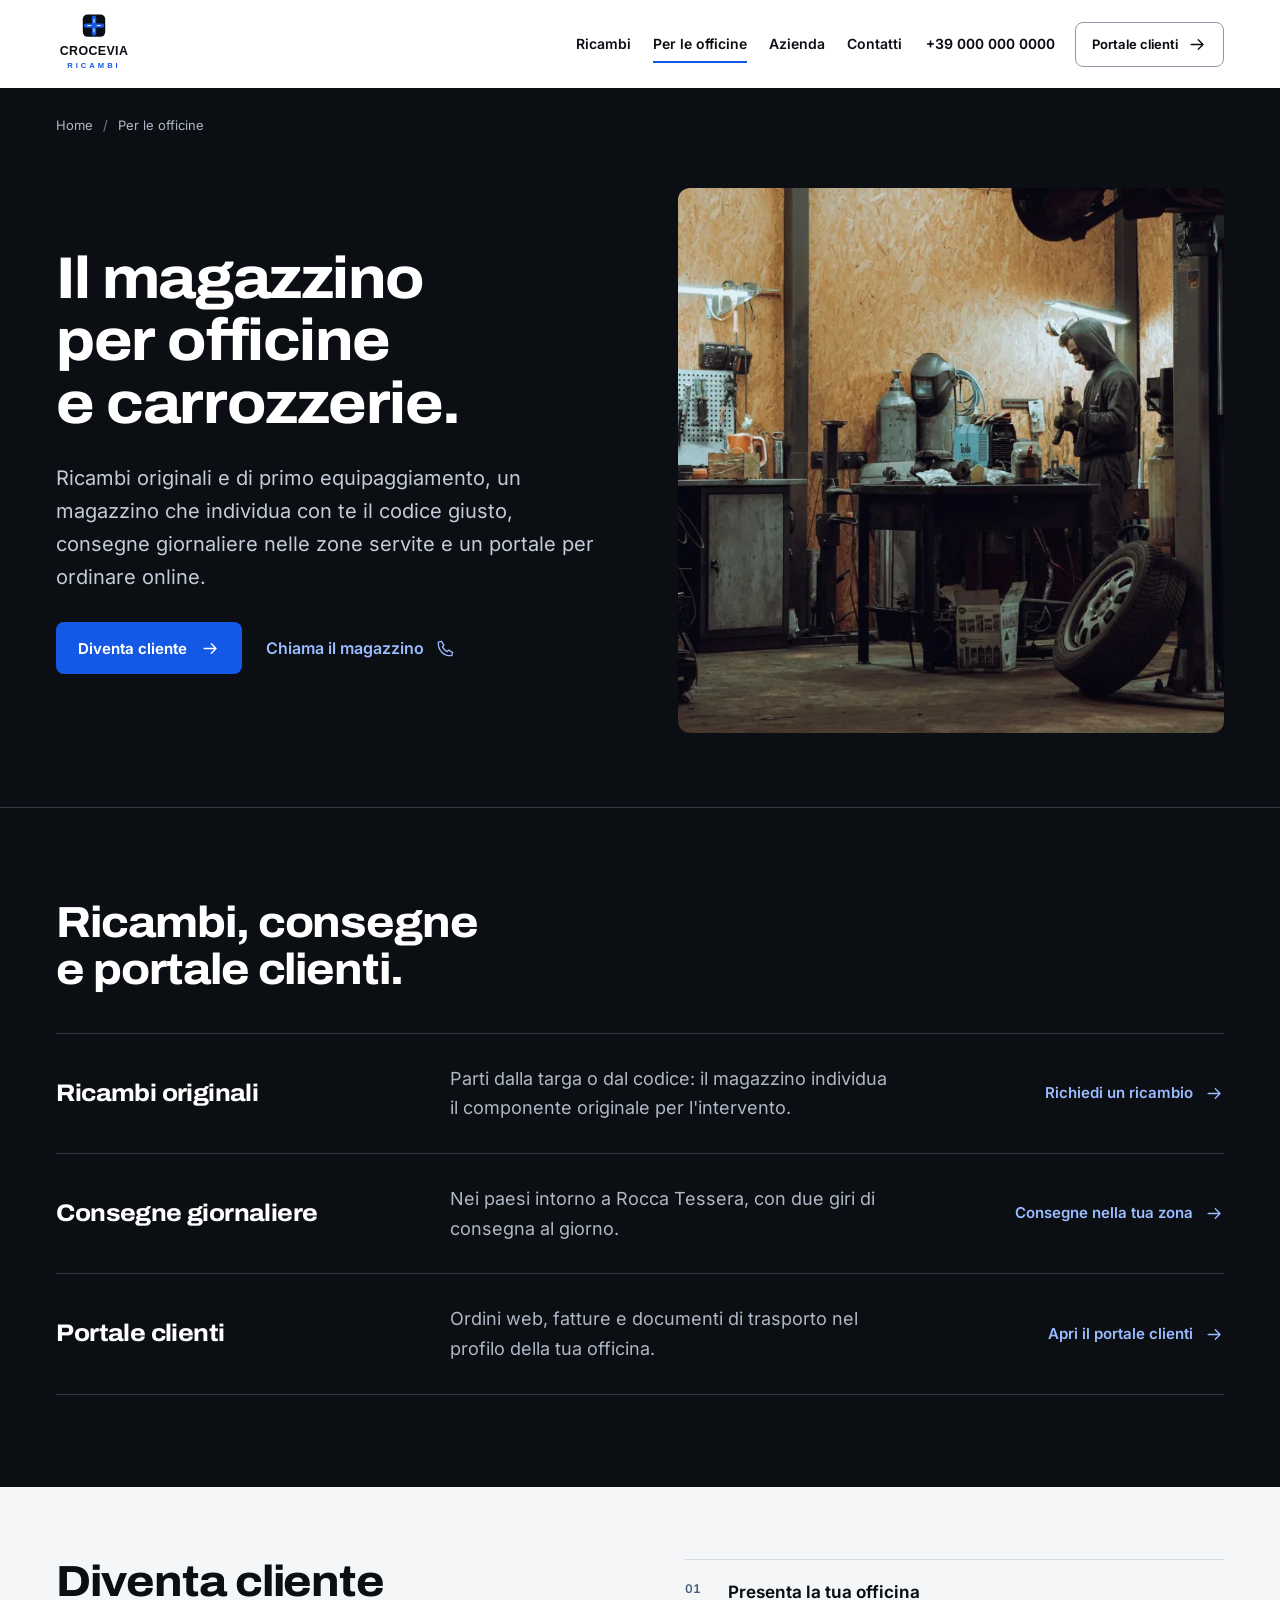
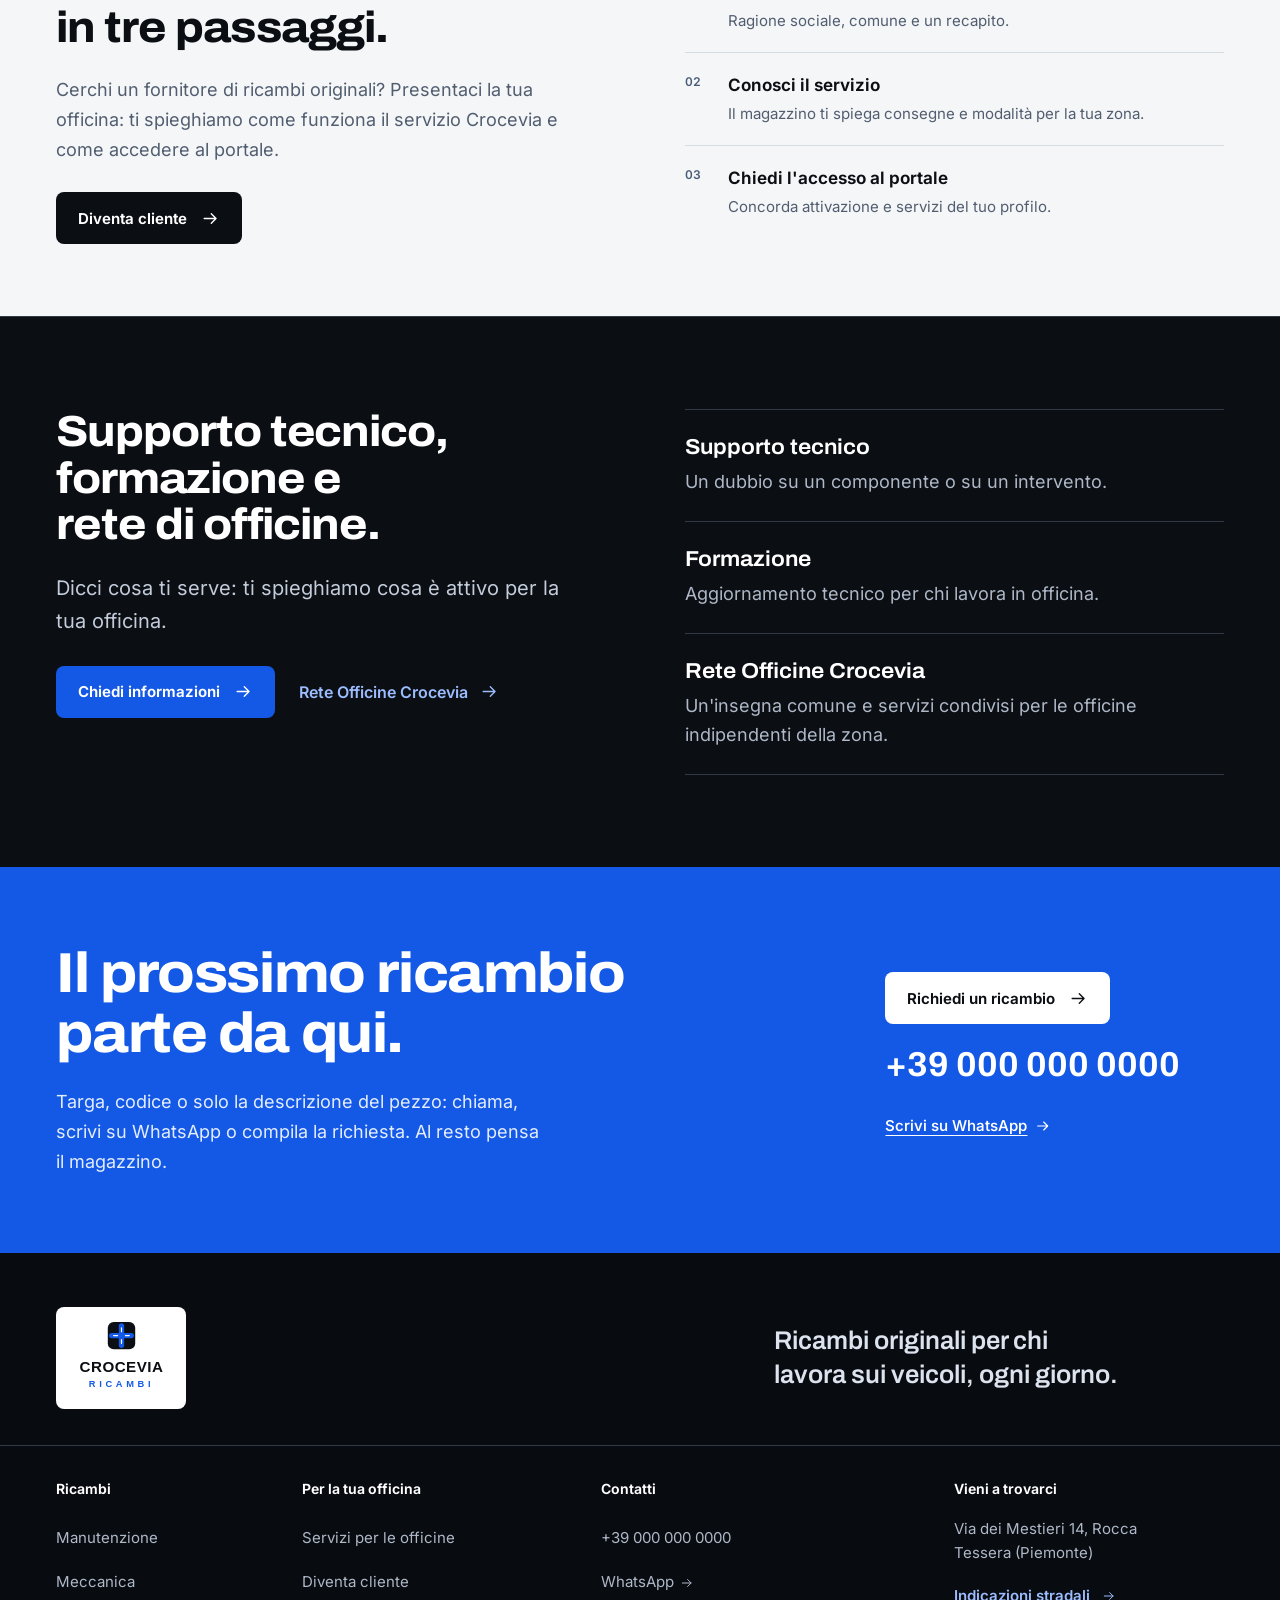
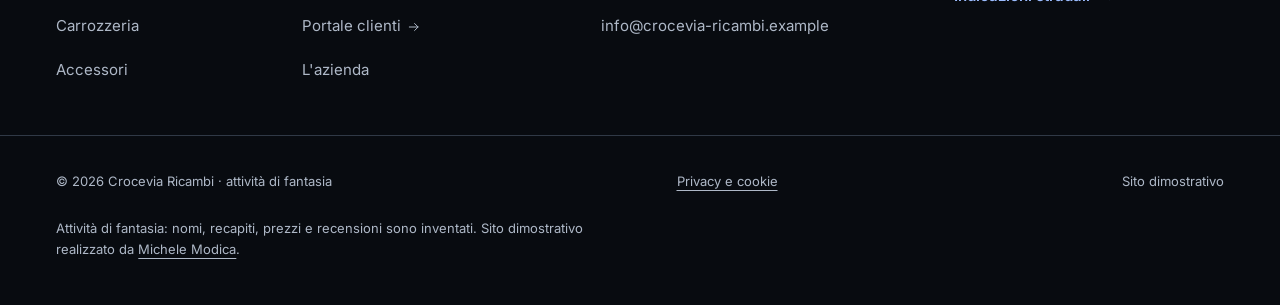
<file: officine.html>
<!doctype html>
<html lang="it"><head><meta charset="utf-8"><meta name="viewport" content="width=device-width, initial-scale=1"><title>Servizi per officine e nuovi clienti | Crocevia Ricambi</title>
<meta name="description" content="Ricambi originali, consegne in giornata nelle zone servite, portale clienti, supporto tecnico, formazione e rete di officine. Diventa cliente di Crocevia Ricambi."><meta name="robots" content="noindex, nofollow"><meta name="theme-color" content="#0b0e13"><meta name="color-scheme" content="light dark">
<link rel="canonical" href="https://gxmich.github.io/crocevia-ricambi-demo/officine.html"><meta property="og:type" content="website"><meta property="og:locale" content="it_IT"><meta property="og:site_name" content="Crocevia Ricambi"><meta property="og:title" content="Servizi per officine e nuovi clienti | Crocevia Ricambi"><meta property="og:description" content="Ricambi originali, consegne in giornata nelle zone servite, portale clienti, supporto tecnico, formazione e rete di officine. Diventa cliente di Crocevia Ricambi."><meta property="og:url" content="https://gxmich.github.io/crocevia-ricambi-demo/officine.html"><meta property="og:image" content="https://gxmich.github.io/crocevia-ricambi-demo/assets/og.jpg?v=97cc6d72a0"><meta property="og:image:type" content="image/jpeg"><meta property="og:image:width" content="1200"><meta property="og:image:height" content="630"><meta property="og:image:alt" content="Crocevia Ricambi, ricambi per officine e carrozzerie (sito dimostrativo)"><meta name="twitter:card" content="summary_large_image">
<link rel="icon" href="assets/favicon.svg" type="image/svg+xml"><link rel="preload" href="assets/fonts/archivo-latin.woff2" as="font" type="font/woff2" crossorigin><link rel="preload" href="assets/fonts/inter-latin.woff2" as="font" type="font/woff2" crossorigin><link rel="stylesheet" href="assets/site.css?v=e0ea65874b"><noscript><style>.mobile-dock{transform:none!important;visibility:visible!important}</style></noscript><script src="assets/site.js?v=87be78d6fe" defer></script><script type="application/ld+json">{"@context": "https://schema.org", "@type": "AutoPartsStore", "name": "Crocevia Ricambi (attività di fantasia)", "url": "https://gxmich.github.io/crocevia-ricambi-demo", "telephone": "+39 000 000 0000", "email": "info@crocevia-ricambi.example", "address": {"@type": "PostalAddress", "streetAddress": "Via dei Mestieri 14", "addressLocality": "Rocca Tessera", "addressRegion": "Piemonte", "addressCountry": "IT"}, "areaServed": "Piemonte"}</script></head>
<body class="page-workshops"><a class="skip-link" href="#contenuto">Vai al contenuto</a>
<header class="site-header"><div class="header-inner">
<a class="brand" href="index.html" aria-label="Crocevia Ricambi, magazzino ricambi a Rocca Tessera, pagina iniziale"><img class="brand-logo" src="img/logo-crocevia.svg" alt="Crocevia Ricambi" width="76" height="64"><span>Magazzino ricambi<br><span>Rocca Tessera</span></span></a>
<nav class="desktop-nav" aria-label="Navigazione principale"><a href="ricambi.html">Ricambi</a><a href="officine.html" aria-current="page">Per le officine</a><a href="azienda.html">Azienda</a><a href="contatti.html">Contatti</a></nav>
<div class="header-actions"><a class="header-phone" href="tel:+390000000000">+39 000 000 0000</a><a class="button button-outline" href="portale.html" >Portale clienti<svg class="icon" width="24" height="24" viewBox="0 0 24 24" fill="none" stroke="currentColor" stroke-width="1.7" stroke-linecap="round" stroke-linejoin="round" aria-hidden="true"><path d="M4 12h15m-6-6 6 6-6 6"/></svg></a><button class="menu-toggle" type="button" aria-expanded="false" aria-controls="mobile-menu" aria-haspopup="dialog" aria-label="Apri il menu" hidden><span></span><span></span></button></div>
</div></header>
<div class="mobile-menu" id="mobile-menu" role="dialog" aria-modal="true" aria-label="Menu Crocevia Ricambi" hidden><nav aria-label="Navigazione mobile"><a href="index.html">Home</a><a href="ricambi.html">Ricambi</a><a href="officine.html" aria-current="page">Per le officine</a><a href="azienda.html">Azienda</a><a href="contatti.html">Contatti</a></nav><div class="menu-contact"><p>Il magazzino, a portata di mano.</p><a href="tel:+390000000000">+39 000 000 0000</a><a class="button button-primary" href="contatti.html?tema=Diventa+cliente#richiesta" >Diventa cliente<svg class="icon" width="24" height="24" viewBox="0 0 24 24" fill="none" stroke="currentColor" stroke-width="1.7" stroke-linecap="round" stroke-linejoin="round" aria-hidden="true"><path d="M4 12h15m-6-6 6 6-6 6"/></svg></a><a class="button button-outline" href="portale.html" >Portale clienti<svg class="icon" width="24" height="24" viewBox="0 0 24 24" fill="none" stroke="currentColor" stroke-width="1.7" stroke-linecap="round" stroke-linejoin="round" aria-hidden="true"><path d="M4 12h15m-6-6 6 6-6 6"/></svg></a></div></div>
<noscript><nav class="no-script-nav" aria-label="Navigazione"><a href="ricambi.html">Ricambi</a><a href="officine.html" aria-current="page">Per le officine</a><a href="azienda.html">Azienda</a><a href="contatti.html">Contatti</a></nav></noscript><main id="contenuto" tabindex="-1"><section class="container page-heading"><nav class="breadcrumbs" aria-label="Percorso di navigazione"><ol><li><a href="index.html">Home</a></li><li aria-current="page">Per le officine</li></ol></nav><div class="editorial-hero"><div><h1 data-compose><span class="sr-only">Il magazzino per officine e&nbsp;carrozzerie.</span><span class="split" aria-hidden="true"><span class="sl"><span class="sw"><span class="sc" style="--i:0">I</span><span class="sc" style="--i:1">l</span></span> <span class="sw"><span class="sc" style="--i:2">m</span><span class="sc" style="--i:3">a</span><span class="sc" style="--i:4">g</span><span class="sc" style="--i:5">a</span><span class="sc" style="--i:6">z</span><span class="sc" style="--i:7">z</span><span class="sc" style="--i:8">i</span><span class="sc" style="--i:9">n</span><span class="sc" style="--i:10">o</span></span> <span class="sw"><span class="sc" style="--i:11">p</span><span class="sc" style="--i:12">e</span><span class="sc" style="--i:13">r</span></span> <span class="sw"><span class="sc" style="--i:14">o</span><span class="sc" style="--i:15">f</span><span class="sc" style="--i:16">f</span><span class="sc" style="--i:17">i</span><span class="sc" style="--i:18">c</span><span class="sc" style="--i:19">i</span><span class="sc" style="--i:20">n</span><span class="sc" style="--i:21">e</span></span> <span class="sw"><span class="sc" style="--i:22">e</span><span class="sc" style="--i:23">&nbsp;</span><span class="sc" style="--i:24">c</span><span class="sc" style="--i:25">a</span><span class="sc" style="--i:26">r</span><span class="sc" style="--i:27">r</span><span class="sc" style="--i:28">o</span><span class="sc" style="--i:29">z</span><span class="sc" style="--i:30">z</span><span class="sc" style="--i:31">e</span><span class="sc" style="--i:32">r</span><span class="sc" style="--i:33">i</span><span class="sc" style="--i:34">e</span><span class="sc" style="--i:35">.</span></span></span></span></h1><p class="lead">Ricambi originali e di primo equipaggiamento, un magazzino che individua con te il codice giusto, consegne giornaliere nelle zone servite e un portale per ordinare online.</p><div class="button-row" data-dock-anchor><a class="button button-primary" href="contatti.html?tema=Diventa+cliente#richiesta" >Diventa cliente<svg class="icon" width="24" height="24" viewBox="0 0 24 24" fill="none" stroke="currentColor" stroke-width="1.7" stroke-linecap="round" stroke-linejoin="round" aria-hidden="true"><path d="M4 12h15m-6-6 6 6-6 6"/></svg></a><a class="text-link" href="tel:+390000000000">Chiama il magazzino <svg class="icon" width="24" height="24" viewBox="0 0 24 24" fill="none" stroke="currentColor" stroke-width="1.7" stroke-linecap="round" stroke-linejoin="round" aria-hidden="true"><path d="m7 3 3 5-2 2a15 15 0 0 0 6 6l2-2 5 3-1 4C10 22 2 14 3 4Z"/></svg></a></div></div><figure><img src="img/officina.webp?v=553960950d" alt="Un veicolo durante un intervento in officina" width="2000" height="1334" class="" srcset="img/responsive/officina-320.webp?v=49ddbe8312 320w, img/responsive/officina-480.webp?v=d051d727bd 480w, img/responsive/officina-720.webp?v=5dd158909f 720w, img/responsive/officina-1080.webp?v=8b7788aa8d 1080w, img/officina.webp?v=553960950d 2000w" sizes="(max-width: 700px) 404px, (max-width: 900px) 498px, 922px" loading="eager" decoding="async"></figure></div></section>
<section class="section service-editorial"><div class="container"><h2 data-compose><span class="sr-only">Ricambi, consegne e portale clienti.</span><span class="split" aria-hidden="true"><span class="sl"><span class="sw"><span class="sc" style="--i:0">R</span><span class="sc" style="--i:1">i</span><span class="sc" style="--i:2">c</span><span class="sc" style="--i:3">a</span><span class="sc" style="--i:4">m</span><span class="sc" style="--i:5">b</span><span class="sc" style="--i:6">i</span><span class="sc" style="--i:7">,</span></span> <span class="sw"><span class="sc" style="--i:8">c</span><span class="sc" style="--i:9">o</span><span class="sc" style="--i:10">n</span><span class="sc" style="--i:11">s</span><span class="sc" style="--i:12">e</span><span class="sc" style="--i:13">g</span><span class="sc" style="--i:14">n</span><span class="sc" style="--i:15">e</span></span></span><span class="sl"><span class="sw"><span class="sc" style="--i:16">e</span></span> <span class="sw"><span class="sc" style="--i:17">p</span><span class="sc" style="--i:18">o</span><span class="sc" style="--i:19">r</span><span class="sc" style="--i:20">t</span><span class="sc" style="--i:21">a</span><span class="sc" style="--i:22">l</span><span class="sc" style="--i:23">e</span></span> <span class="sw"><span class="sc" style="--i:24">c</span><span class="sc" style="--i:25">l</span><span class="sc" style="--i:26">i</span><span class="sc" style="--i:27">e</span><span class="sc" style="--i:28">n</span><span class="sc" style="--i:29">t</span><span class="sc" style="--i:30">i</span><span class="sc" style="--i:31">.</span></span></span></span></h2><div class="service-rows"><article><h3>Ricambi originali</h3><p>Parti dalla targa o dal codice: il magazzino individua il componente originale per l'intervento.</p><a class="text-link" href="contatti.html?tema=Ricambi#richiesta">Richiedi un ricambio <svg class="icon" width="24" height="24" viewBox="0 0 24 24" fill="none" stroke="currentColor" stroke-width="1.7" stroke-linecap="round" stroke-linejoin="round" aria-hidden="true"><path d="M4 12h15m-6-6 6 6-6 6"/></svg></a></article><article><h3>Consegne giornaliere</h3><p>Nei paesi intorno a Rocca Tessera, con due giri di consegna al giorno.</p><a class="text-link" href="contatti.html?tema=Consegne+e+ritiro#richiesta">Consegne nella tua zona <svg class="icon" width="24" height="24" viewBox="0 0 24 24" fill="none" stroke="currentColor" stroke-width="1.7" stroke-linecap="round" stroke-linejoin="round" aria-hidden="true"><path d="M4 12h15m-6-6 6 6-6 6"/></svg></a></article><article><h3>Portale clienti</h3><p>Ordini web, fatture e documenti di trasporto nel profilo della tua officina.</p><a class="text-link" href="portale.html">Apri il portale clienti <svg class="icon" width="24" height="24" viewBox="0 0 24 24" fill="none" stroke="currentColor" stroke-width="1.7" stroke-linecap="round" stroke-linejoin="round" aria-hidden="true"><path d="M4 12h15m-6-6 6 6-6 6"/></svg></a></article></div></div></section>
<section class="new-customer section-light" id="diventa-cliente"><div class="container parts-grid"><div><h2 data-compose><span class="sr-only">Diventa cliente in tre passaggi.</span><span class="split" aria-hidden="true"><span class="sl"><span class="sw"><span class="sc" style="--i:0">D</span><span class="sc" style="--i:1">i</span><span class="sc" style="--i:2">v</span><span class="sc" style="--i:3">e</span><span class="sc" style="--i:4">n</span><span class="sc" style="--i:5">t</span><span class="sc" style="--i:6">a</span></span> <span class="sw"><span class="sc" style="--i:7">c</span><span class="sc" style="--i:8">l</span><span class="sc" style="--i:9">i</span><span class="sc" style="--i:10">e</span><span class="sc" style="--i:11">n</span><span class="sc" style="--i:12">t</span><span class="sc" style="--i:13">e</span></span></span><span class="sl"><span class="sw"><span class="sc" style="--i:14">i</span><span class="sc" style="--i:15">n</span></span> <span class="sw"><span class="sc" style="--i:16">t</span><span class="sc" style="--i:17">r</span><span class="sc" style="--i:18">e</span></span> <span class="sw"><span class="sc" style="--i:19">p</span><span class="sc" style="--i:20">a</span><span class="sc" style="--i:21">s</span><span class="sc" style="--i:22">s</span><span class="sc" style="--i:23">a</span><span class="sc" style="--i:24">g</span><span class="sc" style="--i:25">g</span><span class="sc" style="--i:26">i</span><span class="sc" style="--i:27">.</span></span></span></span></h2><p>Cerchi un fornitore di ricambi originali? Presentaci la tua officina: ti spieghiamo come funziona il servizio Crocevia e come accedere al portale.</p><a class="button button-dark" href="contatti.html?tema=Diventa+cliente#richiesta" >Diventa cliente<svg class="icon" width="24" height="24" viewBox="0 0 24 24" fill="none" stroke="currentColor" stroke-width="1.7" stroke-linecap="round" stroke-linejoin="round" aria-hidden="true"><path d="M4 12h15m-6-6 6 6-6 6"/></svg></a></div><ol class="process-list"><li><strong>Presenta la tua officina</strong><span>Ragione sociale, comune e un recapito.</span></li><li><strong>Conosci il servizio</strong><span>Il magazzino ti spiega consegne e modalità per la tua zona.</span></li><li><strong>Chiedi l'accesso al portale</strong><span>Concorda attivazione e servizi del tuo profilo.</span></li></ol></div></section>
<section class="section services-more" id="rete"><div class="container more-grid"><div><h2 data-compose><span class="sr-only">Supporto tecnico, formazione e rete di officine.</span><span class="split" aria-hidden="true"><span class="sl"><span class="sw"><span class="sc" style="--i:0">S</span><span class="sc" style="--i:1">u</span><span class="sc" style="--i:2">p</span><span class="sc" style="--i:3">p</span><span class="sc" style="--i:4">o</span><span class="sc" style="--i:5">r</span><span class="sc" style="--i:6">t</span><span class="sc" style="--i:7">o</span></span> <span class="sw"><span class="sc" style="--i:8">t</span><span class="sc" style="--i:9">e</span><span class="sc" style="--i:10">c</span><span class="sc" style="--i:11">n</span><span class="sc" style="--i:12">i</span><span class="sc" style="--i:13">c</span><span class="sc" style="--i:14">o</span><span class="sc" style="--i:15">,</span></span> <span class="sw"><span class="sc" style="--i:16">f</span><span class="sc" style="--i:17">o</span><span class="sc" style="--i:18">r</span><span class="sc" style="--i:19">m</span><span class="sc" style="--i:20">a</span><span class="sc" style="--i:21">z</span><span class="sc" style="--i:22">i</span><span class="sc" style="--i:23">o</span><span class="sc" style="--i:24">n</span><span class="sc" style="--i:25">e</span></span> <span class="sw"><span class="sc" style="--i:26">e</span></span> <span class="sw"><span class="sc" style="--i:27">r</span><span class="sc" style="--i:28">e</span><span class="sc" style="--i:29">t</span><span class="sc" style="--i:30">e</span></span> <span class="sw"><span class="sc" style="--i:31">d</span><span class="sc" style="--i:32">i</span></span> <span class="sw"><span class="sc" style="--i:33">o</span><span class="sc" style="--i:34">f</span><span class="sc" style="--i:35">f</span><span class="sc" style="--i:36">i</span><span class="sc" style="--i:37">c</span><span class="sc" style="--i:38">i</span><span class="sc" style="--i:39">n</span><span class="sc" style="--i:40">e</span><span class="sc" style="--i:41">.</span></span></span></span></h2><p class="lead">Dicci cosa ti serve: ti spieghiamo cosa è attivo per la tua officina.</p><div class="button-row"><a class="button button-primary" href="contatti.html?tema=Supporto+e+formazione#richiesta" >Chiedi informazioni<svg class="icon" width="24" height="24" viewBox="0 0 24 24" fill="none" stroke="currentColor" stroke-width="1.7" stroke-linecap="round" stroke-linejoin="round" aria-hidden="true"><path d="M4 12h15m-6-6 6 6-6 6"/></svg></a><a class="text-link" href="contatti.html?tema=Rete+officine#richiesta">Rete Officine Crocevia <svg class="icon" width="24" height="24" viewBox="0 0 24 24" fill="none" stroke="currentColor" stroke-width="1.7" stroke-linecap="round" stroke-linejoin="round" aria-hidden="true"><path d="M4 12h15m-6-6 6 6-6 6"/></svg></a></div></div><ul class="more-list"><li><strong>Supporto tecnico</strong><span>Un dubbio su un componente o su un intervento.</span></li><li><strong>Formazione</strong><span>Aggiornamento tecnico per chi lavora in officina.</span></li><li><strong>Rete Officine Crocevia</strong><span>Un'insegna comune e servizi condivisi per le officine indipendenti della zona.</span></li></ul></div></section><section class="contact-cta"><div class="container cta-grid"><div><h2 data-compose><span class="sr-only">Il prossimo ricambio parte da qui.</span><span class="split" aria-hidden="true"><span class="sl"><span class="sw"><span class="sc" style="--i:0">I</span><span class="sc" style="--i:1">l</span></span> <span class="sw"><span class="sc" style="--i:2">p</span><span class="sc" style="--i:3">r</span><span class="sc" style="--i:4">o</span><span class="sc" style="--i:5">s</span><span class="sc" style="--i:6">s</span><span class="sc" style="--i:7">i</span><span class="sc" style="--i:8">m</span><span class="sc" style="--i:9">o</span></span> <span class="sw"><span class="sc" style="--i:10">r</span><span class="sc" style="--i:11">i</span><span class="sc" style="--i:12">c</span><span class="sc" style="--i:13">a</span><span class="sc" style="--i:14">m</span><span class="sc" style="--i:15">b</span><span class="sc" style="--i:16">i</span><span class="sc" style="--i:17">o</span></span></span><span class="sl"><span class="sw"><span class="sc" style="--i:18">p</span><span class="sc" style="--i:19">a</span><span class="sc" style="--i:20">r</span><span class="sc" style="--i:21">t</span><span class="sc" style="--i:22">e</span></span> <span class="sw"><span class="sc" style="--i:23">d</span><span class="sc" style="--i:24">a</span></span> <span class="sw"><span class="sc" style="--i:25">q</span><span class="sc" style="--i:26">u</span><span class="sc" style="--i:27">i</span><span class="sc" style="--i:28">.</span></span></span></span></h2><p>Targa, codice o solo la descrizione del pezzo: chiama, scrivi su WhatsApp o compila la richiesta. Al resto pensa il magazzino.</p></div><div class="cta-actions"><a class="button button-white" href="contatti.html?tema=Ricambi#richiesta" >Richiedi un ricambio<svg class="icon" width="24" height="24" viewBox="0 0 24 24" fill="none" stroke="currentColor" stroke-width="1.7" stroke-linecap="round" stroke-linejoin="round" aria-hidden="true"><path d="M4 12h15m-6-6 6 6-6 6"/></svg></a><a class="cta-phone" href="tel:+390000000000"><span class="sr-only">Chiama il magazzino: </span>+39 000 000 0000</a><a class="cta-chat" href="#whatsapp-demo">Scrivi su WhatsApp<svg class="icon" width="24" height="24" viewBox="0 0 24 24" fill="none" stroke="currentColor" stroke-width="1.7" stroke-linecap="round" stroke-linejoin="round" aria-hidden="true"><path d="M4 12h15m-6-6 6 6-6 6"/></svg></a></div></div></section></main><footer class="site-footer"><div class="container footer-top"><a class="footer-brand" href="index.html" aria-label="Crocevia Ricambi, pagina iniziale"><img class="brand-logo" src="img/logo-crocevia.svg" alt="Crocevia Ricambi" width="94" height="78"></a><p>Ricambi originali per chi lavora sui veicoli, ogni&nbsp;giorno.</p></div>
<div class="container footer-grid"><div><h2>Ricambi</h2><ul><li><a href="famiglia-manutenzione.html">Manutenzione</a></li><li><a href="famiglia-meccanica.html">Meccanica</a></li><li><a href="famiglia-carrozzeria.html">Carrozzeria</a></li><li><a href="famiglia-accessori.html">Accessori</a></li></ul></div><div><h2>Per la tua officina</h2><ul><li><a href="officine.html">Servizi per le officine</a></li><li><a href="contatti.html?tema=Diventa+cliente#richiesta">Diventa cliente</a></li><li><a href="portale.html">Portale clienti<svg class="icon" width="24" height="24" viewBox="0 0 24 24" fill="none" stroke="currentColor" stroke-width="1.7" stroke-linecap="round" stroke-linejoin="round" aria-hidden="true"><path d="M4 12h15m-6-6 6 6-6 6"/></svg></a></li><li><a href="azienda.html">L'azienda</a></li></ul></div><div><h2>Contatti</h2><ul><li><a href="tel:+390000000000">+39 000 000 0000</a></li><li><a href="#whatsapp-demo">WhatsApp<svg class="icon" width="24" height="24" viewBox="0 0 24 24" fill="none" stroke="currentColor" stroke-width="1.7" stroke-linecap="round" stroke-linejoin="round" aria-hidden="true"><path d="M4 12h15m-6-6 6 6-6 6"/></svg></a></li><li><a href="mailto:info@crocevia-ricambi.example">info@crocevia-ricambi.example</a></li></ul></div><div><h2>Vieni a trovarci</h2><p>Via dei Mestieri 14, Rocca Tessera (Piemonte)</p><a class="text-link" href="contatti.html#dove-siamo">Indicazioni stradali <svg class="icon" width="24" height="24" viewBox="0 0 24 24" fill="none" stroke="currentColor" stroke-width="1.7" stroke-linecap="round" stroke-linejoin="round" aria-hidden="true"><path d="M4 12h15m-6-6 6 6-6 6"/></svg></a></div></div>
<div class="container footer-bottom"><p>© <span data-year>2026</span> Crocevia Ricambi · attività di fantasia</p><a href="privacy.html">Privacy e cookie</a><p>Sito dimostrativo</p></div><div class="container footer-demo"><p>Attività di fantasia: nomi, recapiti, prezzi e recensioni sono inventati. Sito dimostrativo realizzato da <a href="https://www.modicamichele.it">Michele Modica</a>.</p></div></footer>
<nav class="mobile-dock" aria-label="Contatti rapidi" data-await><a class="button button-light" href="tel:+390000000000" >Chiama<span class="sr-only"> il magazzino</span><svg class="icon" width="24" height="24" viewBox="0 0 24 24" fill="none" stroke="currentColor" stroke-width="1.7" stroke-linecap="round" stroke-linejoin="round" aria-hidden="true"><path d="m7 3 3 5-2 2a15 15 0 0 0 6 6l2-2 5 3-1 4C10 22 2 14 3 4Z"/></svg></a><a class="button button-primary" href="contatti.html?tema=Ricambi#richiesta" >Richiedi un ricambio<svg class="icon" width="24" height="24" viewBox="0 0 24 24" fill="none" stroke="currentColor" stroke-width="1.7" stroke-linecap="round" stroke-linejoin="round" aria-hidden="true"><path d="M4 12h15m-6-6 6 6-6 6"/></svg></a></nav></body></html>
</file>
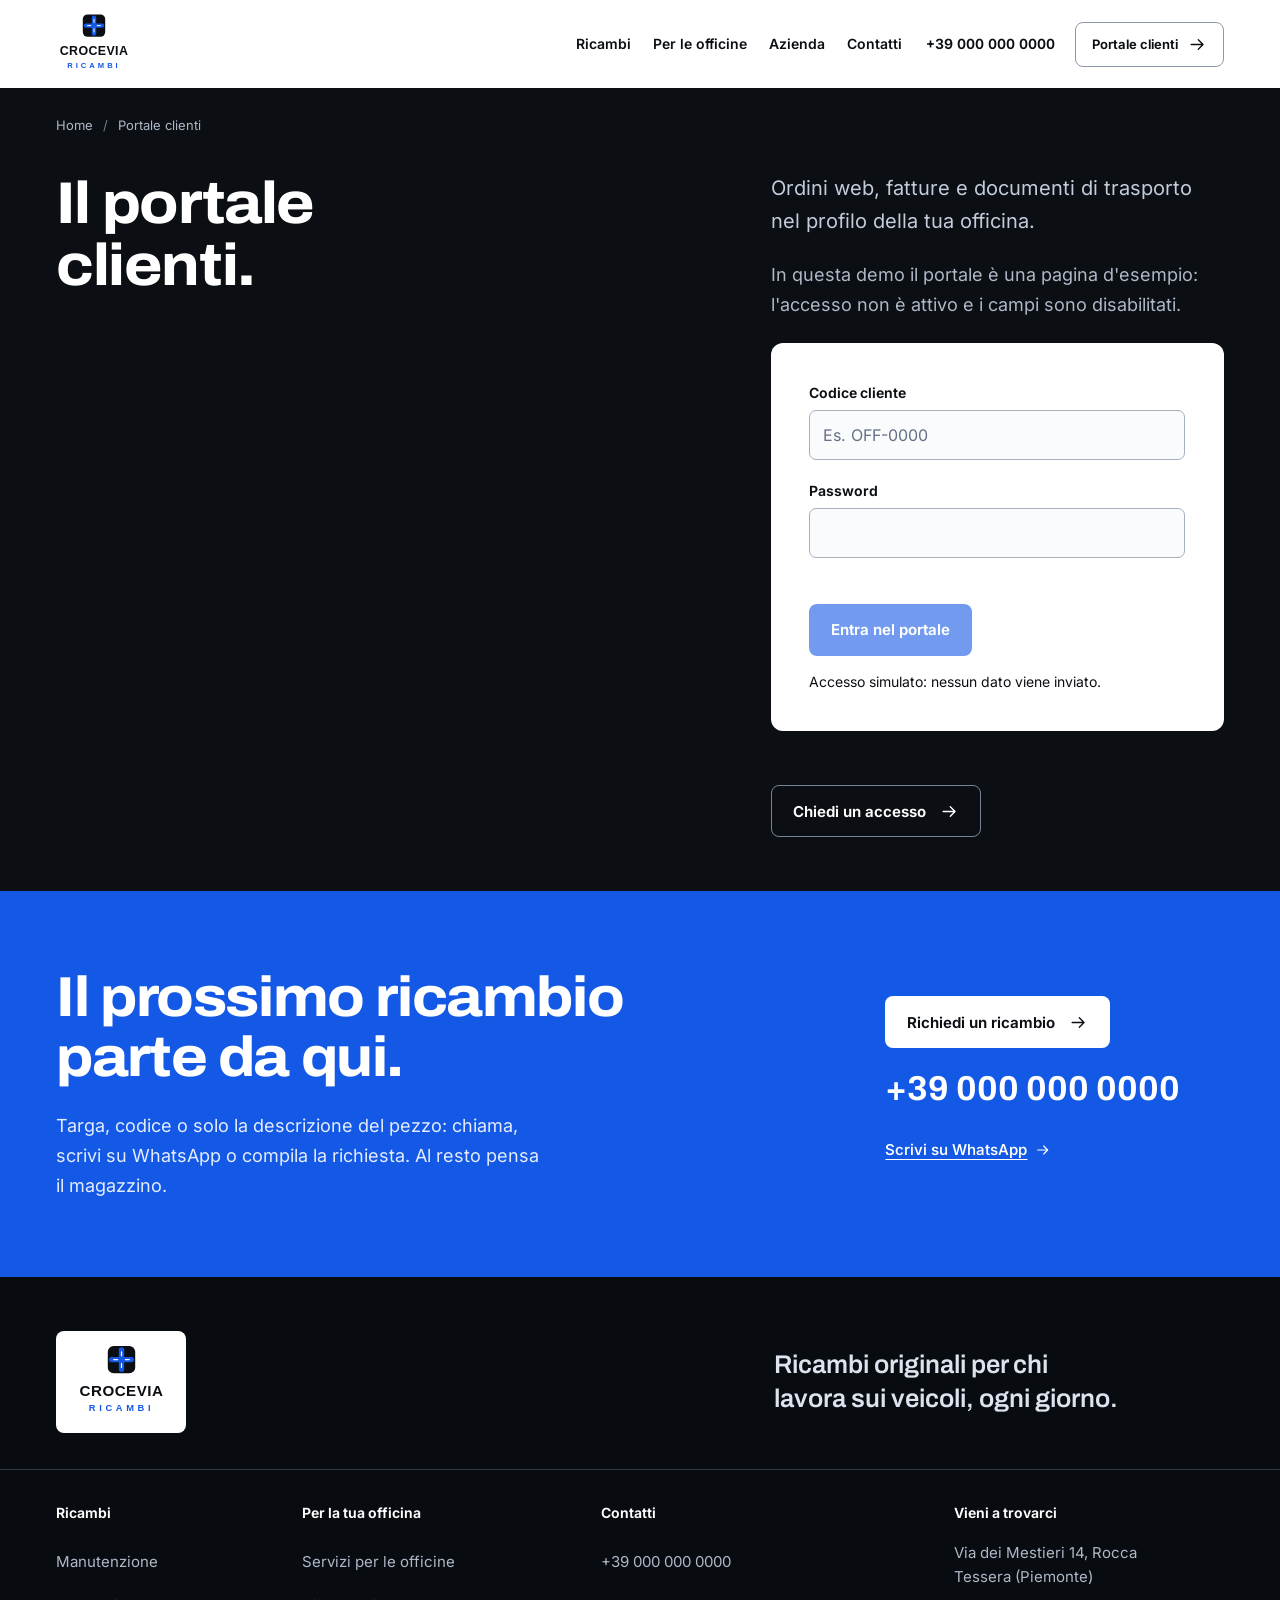
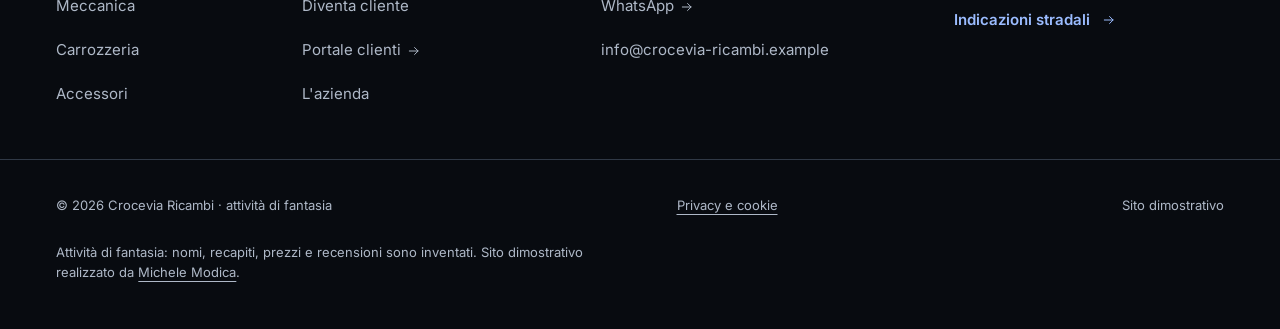
<file: portale.html>
<!doctype html>
<html lang="it"><head><meta charset="utf-8"><meta name="viewport" content="width=device-width, initial-scale=1"><title>Portale clienti | Crocevia Ricambi</title>
<meta name="description" content="Area clienti dimostrativa di Crocevia Ricambi: ordini, fatture e documenti di trasporto. Accesso non attivo."><meta name="robots" content="noindex, nofollow"><meta name="theme-color" content="#0b0e13"><meta name="color-scheme" content="light dark">
<link rel="canonical" href="https://gxmich.github.io/crocevia-ricambi-demo/portale.html"><meta property="og:type" content="website"><meta property="og:locale" content="it_IT"><meta property="og:site_name" content="Crocevia Ricambi"><meta property="og:title" content="Portale clienti | Crocevia Ricambi"><meta property="og:description" content="Area clienti dimostrativa di Crocevia Ricambi: ordini, fatture e documenti di trasporto. Accesso non attivo."><meta property="og:url" content="https://gxmich.github.io/crocevia-ricambi-demo/portale.html"><meta property="og:image" content="https://gxmich.github.io/crocevia-ricambi-demo/assets/og.jpg?v=97cc6d72a0"><meta property="og:image:type" content="image/jpeg"><meta property="og:image:width" content="1200"><meta property="og:image:height" content="630"><meta property="og:image:alt" content="Crocevia Ricambi, ricambi per officine e carrozzerie (sito dimostrativo)"><meta name="twitter:card" content="summary_large_image">
<link rel="icon" href="assets/favicon.svg" type="image/svg+xml"><link rel="preload" href="assets/fonts/archivo-latin.woff2" as="font" type="font/woff2" crossorigin><link rel="preload" href="assets/fonts/inter-latin.woff2" as="font" type="font/woff2" crossorigin><link rel="stylesheet" href="assets/site.css?v=e0ea65874b"><noscript><style>.mobile-dock{transform:none!important;visibility:visible!important}</style></noscript><script src="assets/site.js?v=87be78d6fe" defer></script><script type="application/ld+json">{"@context": "https://schema.org", "@type": "AutoPartsStore", "name": "Crocevia Ricambi (attività di fantasia)", "url": "https://gxmich.github.io/crocevia-ricambi-demo", "telephone": "+39 000 000 0000", "email": "info@crocevia-ricambi.example", "address": {"@type": "PostalAddress", "streetAddress": "Via dei Mestieri 14", "addressLocality": "Rocca Tessera", "addressRegion": "Piemonte", "addressCountry": "IT"}, "areaServed": "Piemonte"}</script></head>
<body class="page-portal"><a class="skip-link" href="#contenuto">Vai al contenuto</a>
<header class="site-header"><div class="header-inner">
<a class="brand" href="index.html" aria-label="Crocevia Ricambi, magazzino ricambi a Rocca Tessera, pagina iniziale"><img class="brand-logo" src="img/logo-crocevia.svg" alt="Crocevia Ricambi" width="76" height="64"><span>Magazzino ricambi<br><span>Rocca Tessera</span></span></a>
<nav class="desktop-nav" aria-label="Navigazione principale"><a href="ricambi.html">Ricambi</a><a href="officine.html">Per le officine</a><a href="azienda.html">Azienda</a><a href="contatti.html">Contatti</a></nav>
<div class="header-actions"><a class="header-phone" href="tel:+390000000000">+39 000 000 0000</a><a class="button button-outline" href="portale.html" >Portale clienti<svg class="icon" width="24" height="24" viewBox="0 0 24 24" fill="none" stroke="currentColor" stroke-width="1.7" stroke-linecap="round" stroke-linejoin="round" aria-hidden="true"><path d="M4 12h15m-6-6 6 6-6 6"/></svg></a><button class="menu-toggle" type="button" aria-expanded="false" aria-controls="mobile-menu" aria-haspopup="dialog" aria-label="Apri il menu" hidden><span></span><span></span></button></div>
</div></header>
<div class="mobile-menu" id="mobile-menu" role="dialog" aria-modal="true" aria-label="Menu Crocevia Ricambi" hidden><nav aria-label="Navigazione mobile"><a href="index.html">Home</a><a href="ricambi.html">Ricambi</a><a href="officine.html">Per le officine</a><a href="azienda.html">Azienda</a><a href="contatti.html">Contatti</a></nav><div class="menu-contact"><p>Il magazzino, a portata di mano.</p><a href="tel:+390000000000">+39 000 000 0000</a><a class="button button-primary" href="contatti.html?tema=Diventa+cliente#richiesta" >Diventa cliente<svg class="icon" width="24" height="24" viewBox="0 0 24 24" fill="none" stroke="currentColor" stroke-width="1.7" stroke-linecap="round" stroke-linejoin="round" aria-hidden="true"><path d="M4 12h15m-6-6 6 6-6 6"/></svg></a><a class="button button-outline" href="portale.html" >Portale clienti<svg class="icon" width="24" height="24" viewBox="0 0 24 24" fill="none" stroke="currentColor" stroke-width="1.7" stroke-linecap="round" stroke-linejoin="round" aria-hidden="true"><path d="M4 12h15m-6-6 6 6-6 6"/></svg></a></div></div>
<noscript><nav class="no-script-nav" aria-label="Navigazione"><a href="ricambi.html">Ricambi</a><a href="officine.html">Per le officine</a><a href="azienda.html">Azienda</a><a href="contatti.html">Contatti</a></nav></noscript><main id="contenuto" tabindex="-1"><section class="container page-heading"><nav class="breadcrumbs" aria-label="Percorso di navigazione"><ol><li><a href="index.html">Home</a></li><li aria-current="page">Portale clienti</li></ol></nav><div class="heading-grid"><h1 data-compose><span class="sr-only">Il portale clienti.</span><span class="split" aria-hidden="true"><span class="sl"><span class="sw"><span class="sc" style="--i:0">I</span><span class="sc" style="--i:1">l</span></span> <span class="sw"><span class="sc" style="--i:2">p</span><span class="sc" style="--i:3">o</span><span class="sc" style="--i:4">r</span><span class="sc" style="--i:5">t</span><span class="sc" style="--i:6">a</span><span class="sc" style="--i:7">l</span><span class="sc" style="--i:8">e</span></span></span><span class="sl"><span class="sw"><span class="sc" style="--i:9">c</span><span class="sc" style="--i:10">l</span><span class="sc" style="--i:11">i</span><span class="sc" style="--i:12">e</span><span class="sc" style="--i:13">n</span><span class="sc" style="--i:14">t</span><span class="sc" style="--i:15">i</span><span class="sc" style="--i:16">.</span></span></span></span></h1><div><p class="lead">Ordini web, fatture e documenti di trasporto nel profilo della tua officina.</p><p>In questa demo il portale è una pagina d'esempio: l'accesso non è attivo e i campi sono disabilitati.</p><form class="request-panel portal-demo" aria-label="Accesso al portale, dimostrativo" onsubmit="return false"><div class="field"><label for="portal-user">Codice cliente</label><input id="portal-user" type="text" disabled placeholder="Es. OFF-0000"></div><div class="field"><label for="portal-pass">Password</label><input id="portal-pass" type="password" disabled></div><button class="button button-primary" type="button" disabled>Entra nel portale</button><p class="portal-note">Accesso simulato: nessun dato viene inviato.</p></form><div class="button-row"><a class="button button-outline" href="contatti.html?tema=Accesso+al+portale#richiesta" >Chiedi un accesso<svg class="icon" width="24" height="24" viewBox="0 0 24 24" fill="none" stroke="currentColor" stroke-width="1.7" stroke-linecap="round" stroke-linejoin="round" aria-hidden="true"><path d="M4 12h15m-6-6 6 6-6 6"/></svg></a></div></div></div></section><section class="contact-cta"><div class="container cta-grid"><div><h2>Il prossimo ricambio<br>parte da qui.</h2><p>Targa, codice o solo la descrizione del pezzo: chiama, scrivi su WhatsApp o compila la richiesta. Al resto pensa il magazzino.</p></div><div class="cta-actions"><a class="button button-white" href="contatti.html?tema=Ricambi#richiesta" >Richiedi un ricambio<svg class="icon" width="24" height="24" viewBox="0 0 24 24" fill="none" stroke="currentColor" stroke-width="1.7" stroke-linecap="round" stroke-linejoin="round" aria-hidden="true"><path d="M4 12h15m-6-6 6 6-6 6"/></svg></a><a class="cta-phone" href="tel:+390000000000"><span class="sr-only">Chiama il magazzino: </span>+39 000 000 0000</a><a class="cta-chat" href="#whatsapp-demo">Scrivi su WhatsApp<svg class="icon" width="24" height="24" viewBox="0 0 24 24" fill="none" stroke="currentColor" stroke-width="1.7" stroke-linecap="round" stroke-linejoin="round" aria-hidden="true"><path d="M4 12h15m-6-6 6 6-6 6"/></svg></a></div></div></section></main><footer class="site-footer"><div class="container footer-top"><a class="footer-brand" href="index.html" aria-label="Crocevia Ricambi, pagina iniziale"><img class="brand-logo" src="img/logo-crocevia.svg" alt="Crocevia Ricambi" width="94" height="78"></a><p>Ricambi originali per chi lavora sui veicoli, ogni&nbsp;giorno.</p></div>
<div class="container footer-grid"><div><h2>Ricambi</h2><ul><li><a href="famiglia-manutenzione.html">Manutenzione</a></li><li><a href="famiglia-meccanica.html">Meccanica</a></li><li><a href="famiglia-carrozzeria.html">Carrozzeria</a></li><li><a href="famiglia-accessori.html">Accessori</a></li></ul></div><div><h2>Per la tua officina</h2><ul><li><a href="officine.html">Servizi per le officine</a></li><li><a href="contatti.html?tema=Diventa+cliente#richiesta">Diventa cliente</a></li><li><a href="portale.html">Portale clienti<svg class="icon" width="24" height="24" viewBox="0 0 24 24" fill="none" stroke="currentColor" stroke-width="1.7" stroke-linecap="round" stroke-linejoin="round" aria-hidden="true"><path d="M4 12h15m-6-6 6 6-6 6"/></svg></a></li><li><a href="azienda.html">L'azienda</a></li></ul></div><div><h2>Contatti</h2><ul><li><a href="tel:+390000000000">+39 000 000 0000</a></li><li><a href="#whatsapp-demo">WhatsApp<svg class="icon" width="24" height="24" viewBox="0 0 24 24" fill="none" stroke="currentColor" stroke-width="1.7" stroke-linecap="round" stroke-linejoin="round" aria-hidden="true"><path d="M4 12h15m-6-6 6 6-6 6"/></svg></a></li><li><a href="mailto:info@crocevia-ricambi.example">info@crocevia-ricambi.example</a></li></ul></div><div><h2>Vieni a trovarci</h2><p>Via dei Mestieri 14, Rocca Tessera (Piemonte)</p><a class="text-link" href="contatti.html#dove-siamo">Indicazioni stradali <svg class="icon" width="24" height="24" viewBox="0 0 24 24" fill="none" stroke="currentColor" stroke-width="1.7" stroke-linecap="round" stroke-linejoin="round" aria-hidden="true"><path d="M4 12h15m-6-6 6 6-6 6"/></svg></a></div></div>
<div class="container footer-bottom"><p>© <span data-year>2026</span> Crocevia Ricambi · attività di fantasia</p><a href="privacy.html">Privacy e cookie</a><p>Sito dimostrativo</p></div><div class="container footer-demo"><p>Attività di fantasia: nomi, recapiti, prezzi e recensioni sono inventati. Sito dimostrativo realizzato da <a href="https://www.modicamichele.it">Michele Modica</a>.</p></div></footer>
<nav class="mobile-dock" aria-label="Contatti rapidi"><a class="button button-light" href="tel:+390000000000" >Chiama<span class="sr-only"> il magazzino</span><svg class="icon" width="24" height="24" viewBox="0 0 24 24" fill="none" stroke="currentColor" stroke-width="1.7" stroke-linecap="round" stroke-linejoin="round" aria-hidden="true"><path d="m7 3 3 5-2 2a15 15 0 0 0 6 6l2-2 5 3-1 4C10 22 2 14 3 4Z"/></svg></a><a class="button button-primary" href="contatti.html?tema=Ricambi#richiesta" >Richiedi un ricambio<svg class="icon" width="24" height="24" viewBox="0 0 24 24" fill="none" stroke="currentColor" stroke-width="1.7" stroke-linecap="round" stroke-linejoin="round" aria-hidden="true"><path d="M4 12h15m-6-6 6 6-6 6"/></svg></a></nav></body></html>
</file>
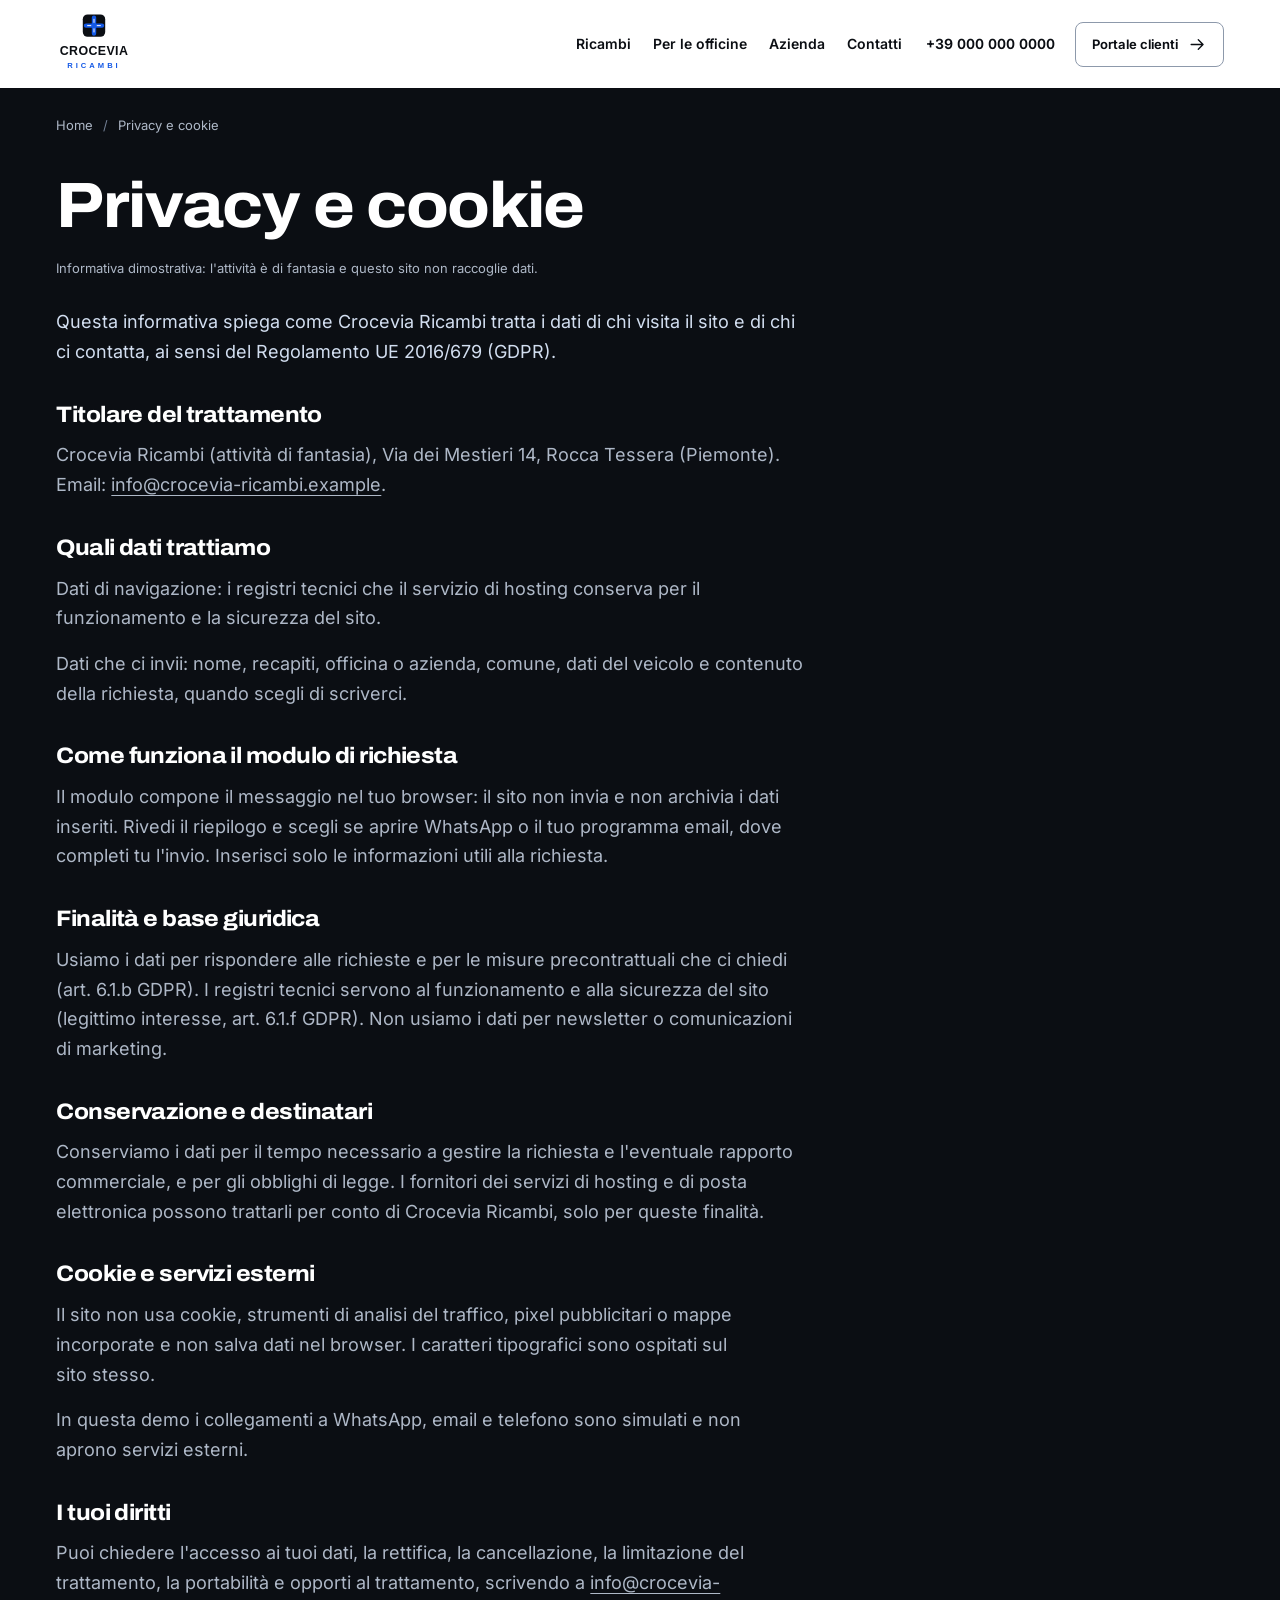
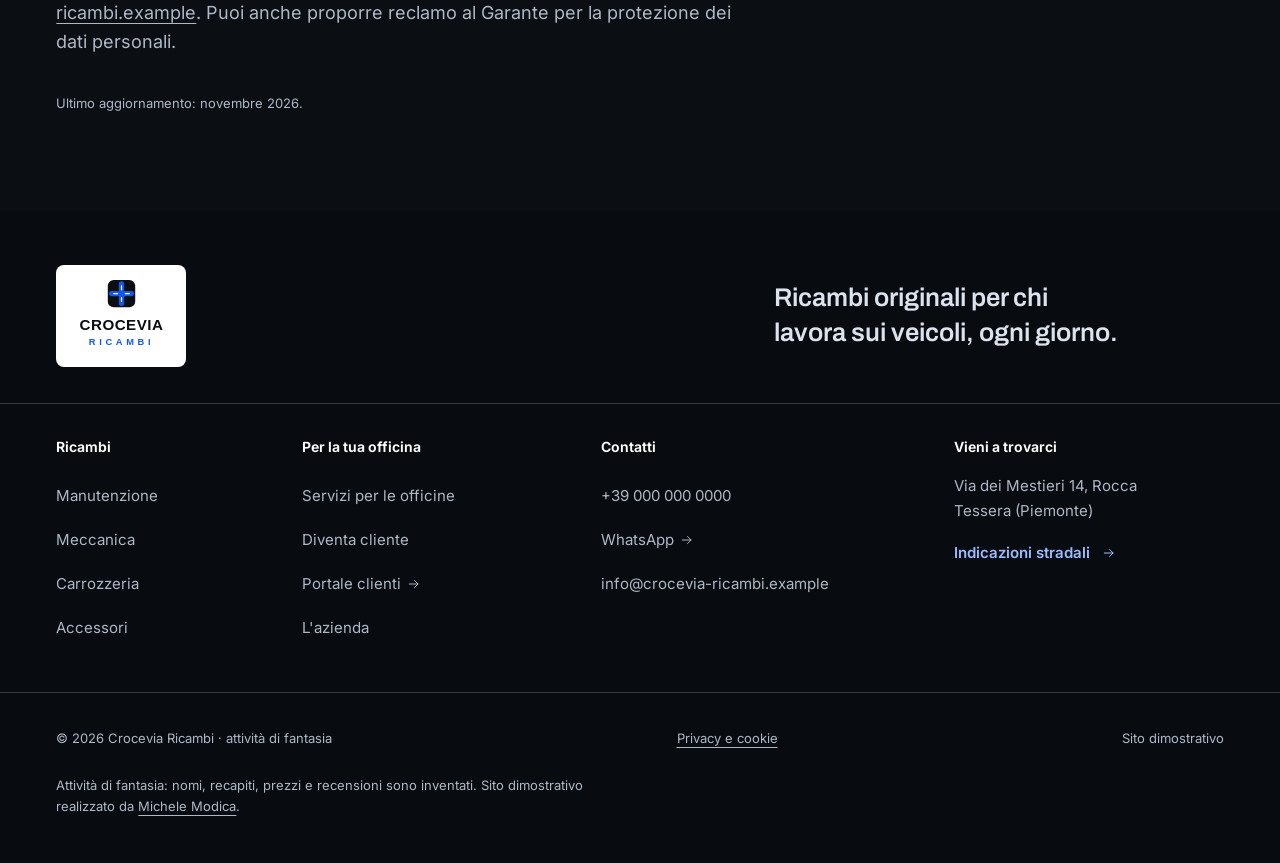
<file: privacy.html>
<!doctype html>
<html lang="it"><head><meta charset="utf-8"><meta name="viewport" content="width=device-width, initial-scale=1"><title>Privacy e cookie | Crocevia Ricambi</title>
<meta name="description" content="Informativa privacy e cookie di Crocevia Ricambi (attività di fantasia): dati trattati, richieste via WhatsApp o email, cookie e diritti degli interessati."><meta name="robots" content="noindex, nofollow"><meta name="theme-color" content="#0b0e13"><meta name="color-scheme" content="light dark">
<link rel="canonical" href="https://gxmich.github.io/crocevia-ricambi-demo/privacy.html"><meta property="og:type" content="website"><meta property="og:locale" content="it_IT"><meta property="og:site_name" content="Crocevia Ricambi"><meta property="og:title" content="Privacy e cookie | Crocevia Ricambi"><meta property="og:description" content="Informativa privacy e cookie di Crocevia Ricambi (attività di fantasia): dati trattati, richieste via WhatsApp o email, cookie e diritti degli interessati."><meta property="og:url" content="https://gxmich.github.io/crocevia-ricambi-demo/privacy.html"><meta property="og:image" content="https://gxmich.github.io/crocevia-ricambi-demo/assets/og.jpg?v=97cc6d72a0"><meta property="og:image:type" content="image/jpeg"><meta property="og:image:width" content="1200"><meta property="og:image:height" content="630"><meta property="og:image:alt" content="Crocevia Ricambi, ricambi per officine e carrozzerie (sito dimostrativo)"><meta name="twitter:card" content="summary_large_image">
<link rel="icon" href="assets/favicon.svg" type="image/svg+xml"><link rel="preload" href="assets/fonts/archivo-latin.woff2" as="font" type="font/woff2" crossorigin><link rel="preload" href="assets/fonts/inter-latin.woff2" as="font" type="font/woff2" crossorigin><link rel="stylesheet" href="assets/site.css?v=e0ea65874b"><noscript><style>.mobile-dock{transform:none!important;visibility:visible!important}</style></noscript><script src="assets/site.js?v=87be78d6fe" defer></script><script type="application/ld+json">{"@context": "https://schema.org", "@type": "AutoPartsStore", "name": "Crocevia Ricambi (attività di fantasia)", "url": "https://gxmich.github.io/crocevia-ricambi-demo", "telephone": "+39 000 000 0000", "email": "info@crocevia-ricambi.example", "address": {"@type": "PostalAddress", "streetAddress": "Via dei Mestieri 14", "addressLocality": "Rocca Tessera", "addressRegion": "Piemonte", "addressCountry": "IT"}, "areaServed": "Piemonte"}</script></head>
<body class="page-legal"><a class="skip-link" href="#contenuto">Vai al contenuto</a>
<header class="site-header"><div class="header-inner">
<a class="brand" href="index.html" aria-label="Crocevia Ricambi, magazzino ricambi a Rocca Tessera, pagina iniziale"><img class="brand-logo" src="img/logo-crocevia.svg" alt="Crocevia Ricambi" width="76" height="64"><span>Magazzino ricambi<br><span>Rocca Tessera</span></span></a>
<nav class="desktop-nav" aria-label="Navigazione principale"><a href="ricambi.html">Ricambi</a><a href="officine.html">Per le officine</a><a href="azienda.html">Azienda</a><a href="contatti.html">Contatti</a></nav>
<div class="header-actions"><a class="header-phone" href="tel:+390000000000">+39 000 000 0000</a><a class="button button-outline" href="portale.html" >Portale clienti<svg class="icon" width="24" height="24" viewBox="0 0 24 24" fill="none" stroke="currentColor" stroke-width="1.7" stroke-linecap="round" stroke-linejoin="round" aria-hidden="true"><path d="M4 12h15m-6-6 6 6-6 6"/></svg></a><button class="menu-toggle" type="button" aria-expanded="false" aria-controls="mobile-menu" aria-haspopup="dialog" aria-label="Apri il menu" hidden><span></span><span></span></button></div>
</div></header>
<div class="mobile-menu" id="mobile-menu" role="dialog" aria-modal="true" aria-label="Menu Crocevia Ricambi" hidden><nav aria-label="Navigazione mobile"><a href="index.html">Home</a><a href="ricambi.html">Ricambi</a><a href="officine.html">Per le officine</a><a href="azienda.html">Azienda</a><a href="contatti.html">Contatti</a></nav><div class="menu-contact"><p>Il magazzino, a portata di mano.</p><a href="tel:+390000000000">+39 000 000 0000</a><a class="button button-primary" href="contatti.html?tema=Diventa+cliente#richiesta" >Diventa cliente<svg class="icon" width="24" height="24" viewBox="0 0 24 24" fill="none" stroke="currentColor" stroke-width="1.7" stroke-linecap="round" stroke-linejoin="round" aria-hidden="true"><path d="M4 12h15m-6-6 6 6-6 6"/></svg></a><a class="button button-outline" href="portale.html" >Portale clienti<svg class="icon" width="24" height="24" viewBox="0 0 24 24" fill="none" stroke="currentColor" stroke-width="1.7" stroke-linecap="round" stroke-linejoin="round" aria-hidden="true"><path d="M4 12h15m-6-6 6 6-6 6"/></svg></a></div></div>
<noscript><nav class="no-script-nav" aria-label="Navigazione"><a href="ricambi.html">Ricambi</a><a href="officine.html">Per le officine</a><a href="azienda.html">Azienda</a><a href="contatti.html">Contatti</a></nav></noscript><main id="contenuto" tabindex="-1"><section class="container legal-page"><nav class="breadcrumbs" aria-label="Percorso di navigazione"><ol><li><a href="index.html">Home</a></li><li aria-current="page">Privacy e cookie</li></ol></nav><h1 data-compose><span class="sr-only">Privacy e cookie</span><span class="split" aria-hidden="true"><span class="sl"><span class="sw"><span class="sc" style="--i:0">P</span><span class="sc" style="--i:1">r</span><span class="sc" style="--i:2">i</span><span class="sc" style="--i:3">v</span><span class="sc" style="--i:4">a</span><span class="sc" style="--i:5">c</span><span class="sc" style="--i:6">y</span></span> <span class="sw"><span class="sc" style="--i:7">e</span></span> <span class="sw"><span class="sc" style="--i:8">c</span><span class="sc" style="--i:9">o</span><span class="sc" style="--i:10">o</span><span class="sc" style="--i:11">k</span><span class="sc" style="--i:12">i</span><span class="sc" style="--i:13">e</span></span></span></span></h1><p class="legal-note">Informativa dimostrativa: l'attività è di fantasia e questo sito non raccoglie dati.</p><div class="legal-content">
<p class="legal-intro">Questa informativa spiega come Crocevia Ricambi tratta i dati di chi visita il sito e di chi ci contatta, ai sensi del Regolamento UE 2016/679 (GDPR).</p>
<h2>Titolare del trattamento</h2><p>Crocevia Ricambi (attività di fantasia), Via dei Mestieri 14, Rocca Tessera (Piemonte). Email: <a href="mailto:info@crocevia-ricambi.example">info@crocevia-ricambi.example</a>.</p>
<h2>Quali dati trattiamo</h2><p>Dati di navigazione: i registri tecnici che il servizio di hosting conserva per il funzionamento e la sicurezza del sito.</p><p>Dati che ci invii: nome, recapiti, officina o azienda, comune, dati del veicolo e contenuto della richiesta, quando scegli di scriverci.</p>
<h2>Come funziona il modulo di richiesta</h2><p>Il modulo compone il messaggio nel tuo browser: il sito non invia e non archivia i dati inseriti. Rivedi il riepilogo e scegli se aprire WhatsApp o il tuo programma email, dove completi tu l'invio. Inserisci solo le informazioni utili alla richiesta.</p>
<h2>Finalità e base giuridica</h2><p>Usiamo i dati per rispondere alle richieste e per le misure precontrattuali che ci chiedi (art. 6.1.b GDPR). I registri tecnici servono al funzionamento e alla sicurezza del sito (legittimo interesse, art. 6.1.f GDPR). Non usiamo i dati per newsletter o comunicazioni di marketing.</p>
<h2>Conservazione e destinatari</h2><p>Conserviamo i dati per il tempo necessario a gestire la richiesta e l'eventuale rapporto commerciale, e per gli obblighi di legge. I fornitori dei servizi di hosting e di posta elettronica possono trattarli per conto di Crocevia Ricambi, solo per queste finalità.</p>
<h2>Cookie e servizi esterni</h2><p>Il sito non usa cookie, strumenti di analisi del traffico, pixel pubblicitari o mappe incorporate e non salva dati nel browser. I caratteri tipografici sono ospitati sul sito stesso.</p><p>In questa demo i collegamenti a WhatsApp, email e telefono sono simulati e non aprono servizi esterni.</p>
<h2>I tuoi diritti</h2><p>Puoi chiedere l'accesso ai tuoi dati, la rettifica, la cancellazione, la limitazione del trattamento, la portabilità e opporti al trattamento, scrivendo a <a href="mailto:info@crocevia-ricambi.example">info@crocevia-ricambi.example</a>. Puoi anche proporre reclamo al Garante per la protezione dei dati personali.</p>
<p class="legal-date">Ultimo aggiornamento: novembre 2026.</p></div></section></main><footer class="site-footer"><div class="container footer-top"><a class="footer-brand" href="index.html" aria-label="Crocevia Ricambi, pagina iniziale"><img class="brand-logo" src="img/logo-crocevia.svg" alt="Crocevia Ricambi" width="94" height="78"></a><p>Ricambi originali per chi lavora sui veicoli, ogni&nbsp;giorno.</p></div>
<div class="container footer-grid"><div><h2>Ricambi</h2><ul><li><a href="famiglia-manutenzione.html">Manutenzione</a></li><li><a href="famiglia-meccanica.html">Meccanica</a></li><li><a href="famiglia-carrozzeria.html">Carrozzeria</a></li><li><a href="famiglia-accessori.html">Accessori</a></li></ul></div><div><h2>Per la tua officina</h2><ul><li><a href="officine.html">Servizi per le officine</a></li><li><a href="contatti.html?tema=Diventa+cliente#richiesta">Diventa cliente</a></li><li><a href="portale.html">Portale clienti<svg class="icon" width="24" height="24" viewBox="0 0 24 24" fill="none" stroke="currentColor" stroke-width="1.7" stroke-linecap="round" stroke-linejoin="round" aria-hidden="true"><path d="M4 12h15m-6-6 6 6-6 6"/></svg></a></li><li><a href="azienda.html">L'azienda</a></li></ul></div><div><h2>Contatti</h2><ul><li><a href="tel:+390000000000">+39 000 000 0000</a></li><li><a href="#whatsapp-demo">WhatsApp<svg class="icon" width="24" height="24" viewBox="0 0 24 24" fill="none" stroke="currentColor" stroke-width="1.7" stroke-linecap="round" stroke-linejoin="round" aria-hidden="true"><path d="M4 12h15m-6-6 6 6-6 6"/></svg></a></li><li><a href="mailto:info@crocevia-ricambi.example">info@crocevia-ricambi.example</a></li></ul></div><div><h2>Vieni a trovarci</h2><p>Via dei Mestieri 14, Rocca Tessera (Piemonte)</p><a class="text-link" href="contatti.html#dove-siamo">Indicazioni stradali <svg class="icon" width="24" height="24" viewBox="0 0 24 24" fill="none" stroke="currentColor" stroke-width="1.7" stroke-linecap="round" stroke-linejoin="round" aria-hidden="true"><path d="M4 12h15m-6-6 6 6-6 6"/></svg></a></div></div>
<div class="container footer-bottom"><p>© <span data-year>2026</span> Crocevia Ricambi · attività di fantasia</p><a href="privacy.html">Privacy e cookie</a><p>Sito dimostrativo</p></div><div class="container footer-demo"><p>Attività di fantasia: nomi, recapiti, prezzi e recensioni sono inventati. Sito dimostrativo realizzato da <a href="https://www.modicamichele.it">Michele Modica</a>.</p></div></footer>
<nav class="mobile-dock" aria-label="Contatti rapidi"><a class="button button-light" href="tel:+390000000000" >Chiama<span class="sr-only"> il magazzino</span><svg class="icon" width="24" height="24" viewBox="0 0 24 24" fill="none" stroke="currentColor" stroke-width="1.7" stroke-linecap="round" stroke-linejoin="round" aria-hidden="true"><path d="m7 3 3 5-2 2a15 15 0 0 0 6 6l2-2 5 3-1 4C10 22 2 14 3 4Z"/></svg></a><a class="button button-primary" href="contatti.html?tema=Ricambi#richiesta" >Richiedi un ricambio<svg class="icon" width="24" height="24" viewBox="0 0 24 24" fill="none" stroke="currentColor" stroke-width="1.7" stroke-linecap="round" stroke-linejoin="round" aria-hidden="true"><path d="M4 12h15m-6-6 6 6-6 6"/></svg></a></nav></body></html>
</file>
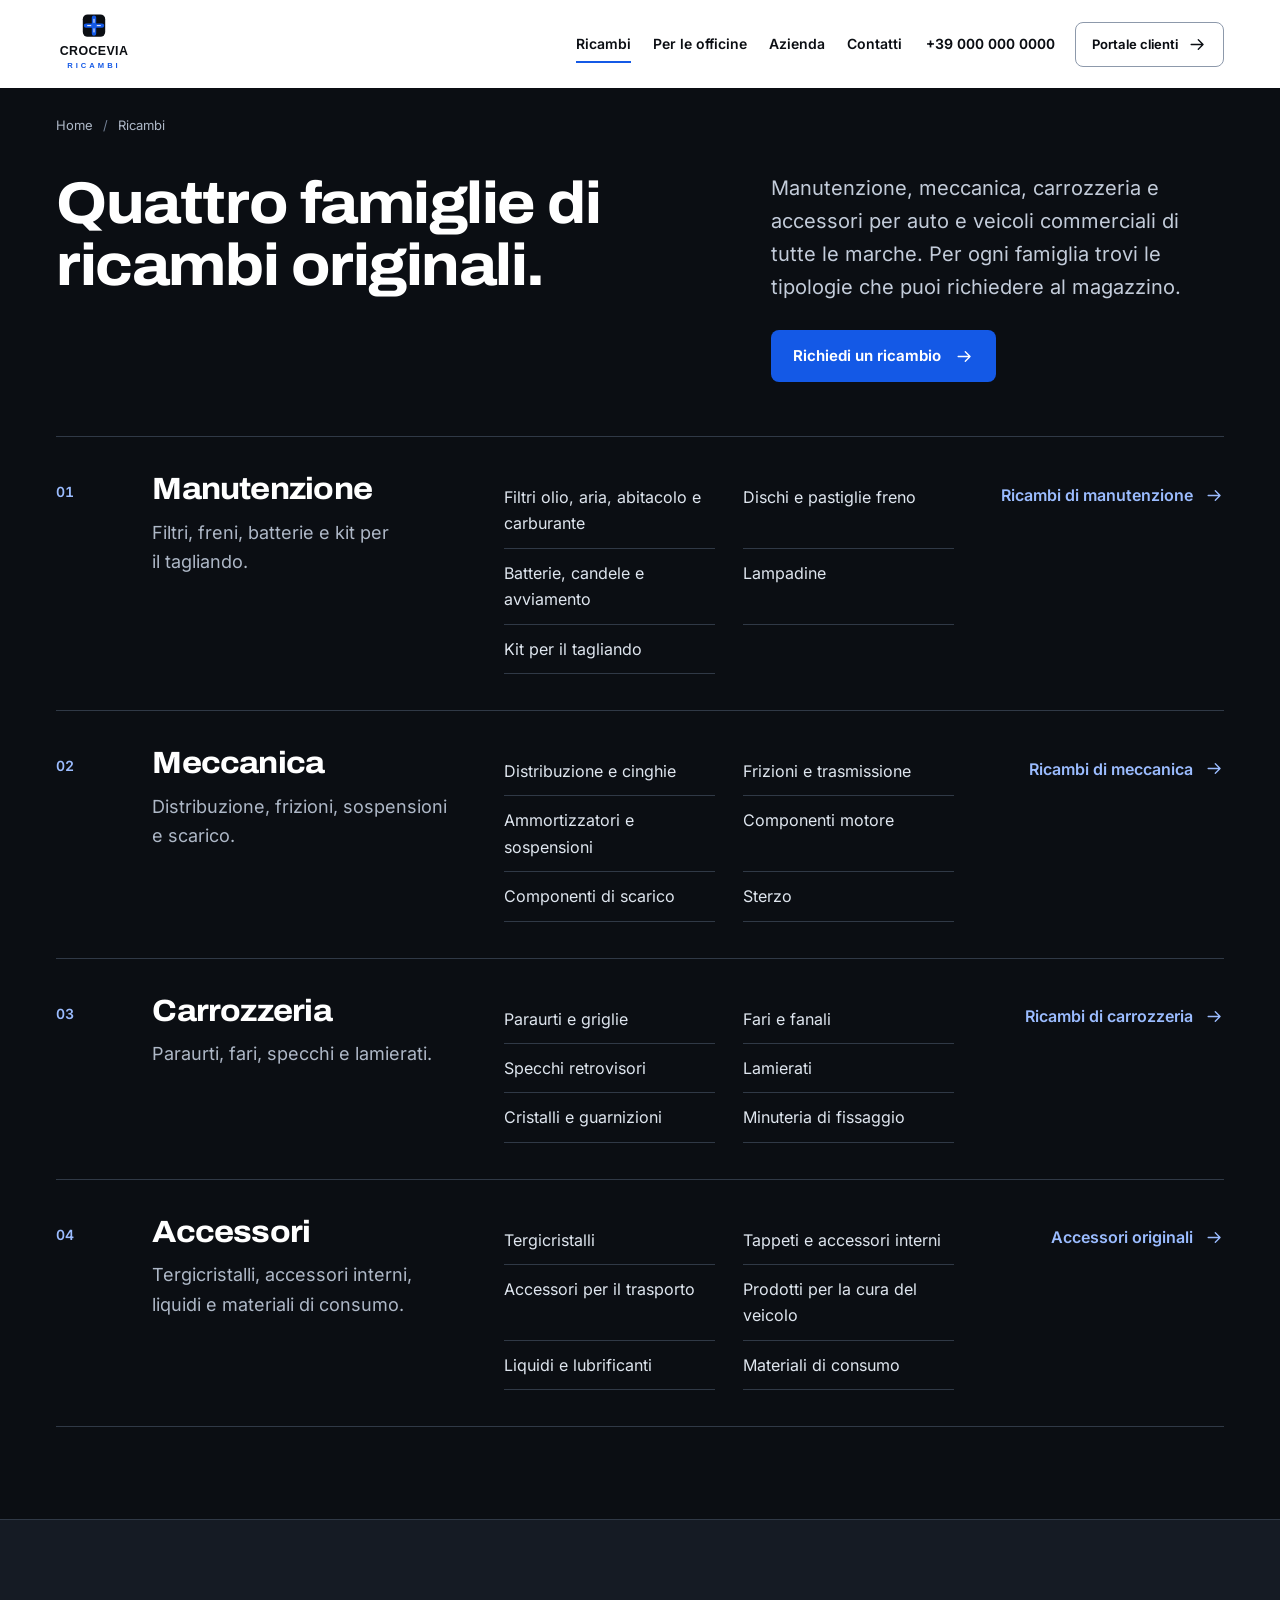
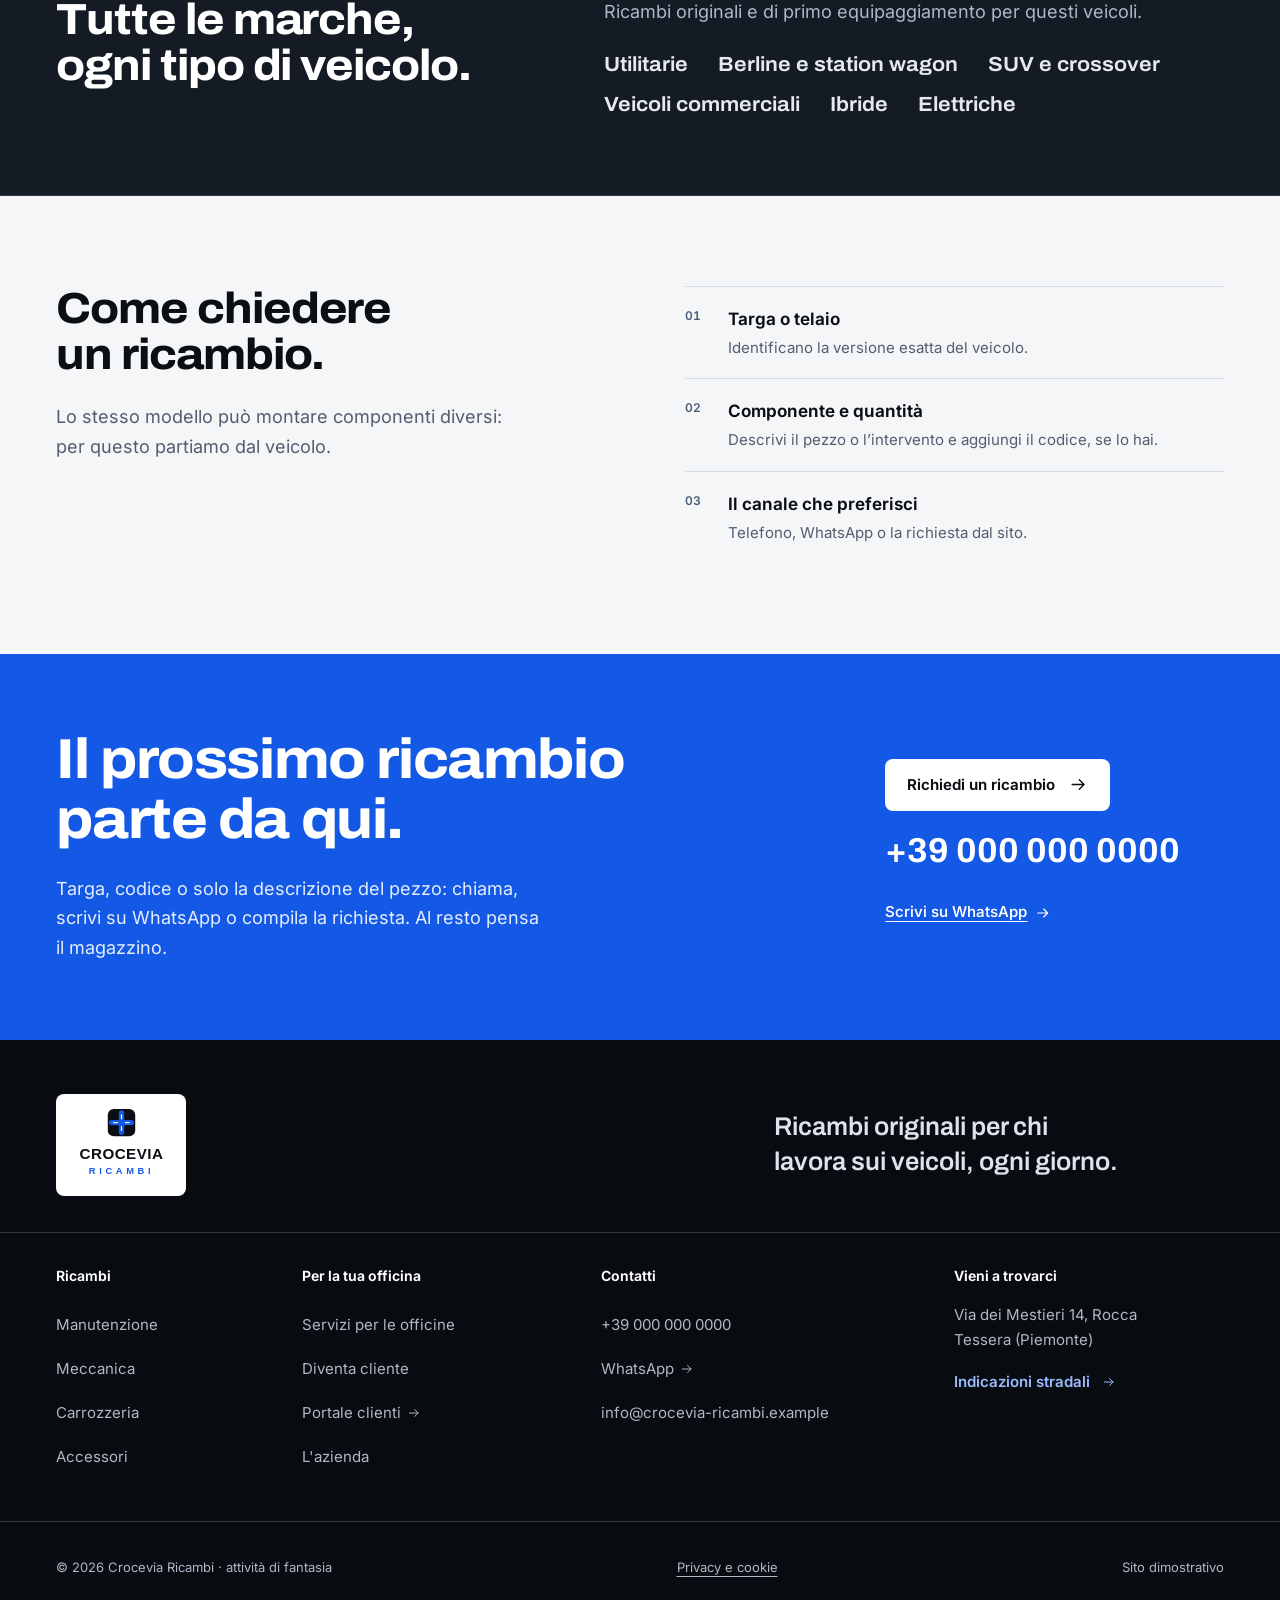
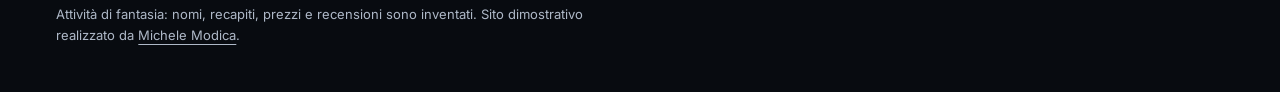
<file: ricambi.html>
<!doctype html>
<html lang="it"><head><meta charset="utf-8"><meta name="viewport" content="width=device-width, initial-scale=1"><title>Indice dei ricambi | Crocevia Ricambi</title>
<meta name="description" content="Indice dei ricambi Crocevia: manutenzione, meccanica, carrozzeria e accessori per tutte le marche, con le tipologie disponibili e come chiedere un ricambio."><meta name="robots" content="noindex, nofollow"><meta name="theme-color" content="#0b0e13"><meta name="color-scheme" content="light dark">
<link rel="canonical" href="https://gxmich.github.io/crocevia-ricambi-demo/ricambi.html"><meta property="og:type" content="website"><meta property="og:locale" content="it_IT"><meta property="og:site_name" content="Crocevia Ricambi"><meta property="og:title" content="Indice dei ricambi | Crocevia Ricambi"><meta property="og:description" content="Indice dei ricambi Crocevia: manutenzione, meccanica, carrozzeria e accessori per tutte le marche, con le tipologie disponibili e come chiedere un ricambio."><meta property="og:url" content="https://gxmich.github.io/crocevia-ricambi-demo/ricambi.html"><meta property="og:image" content="https://gxmich.github.io/crocevia-ricambi-demo/assets/og.jpg?v=97cc6d72a0"><meta property="og:image:type" content="image/jpeg"><meta property="og:image:width" content="1200"><meta property="og:image:height" content="630"><meta property="og:image:alt" content="Crocevia Ricambi, ricambi per officine e carrozzerie (sito dimostrativo)"><meta name="twitter:card" content="summary_large_image">
<link rel="icon" href="assets/favicon.svg" type="image/svg+xml"><link rel="preload" href="assets/fonts/archivo-latin.woff2" as="font" type="font/woff2" crossorigin><link rel="preload" href="assets/fonts/inter-latin.woff2" as="font" type="font/woff2" crossorigin><link rel="stylesheet" href="assets/site.css?v=e0ea65874b"><noscript><style>.mobile-dock{transform:none!important;visibility:visible!important}</style></noscript><script src="assets/site.js?v=87be78d6fe" defer></script><script type="application/ld+json">{"@context": "https://schema.org", "@type": "AutoPartsStore", "name": "Crocevia Ricambi (attività di fantasia)", "url": "https://gxmich.github.io/crocevia-ricambi-demo", "telephone": "+39 000 000 0000", "email": "info@crocevia-ricambi.example", "address": {"@type": "PostalAddress", "streetAddress": "Via dei Mestieri 14", "addressLocality": "Rocca Tessera", "addressRegion": "Piemonte", "addressCountry": "IT"}, "areaServed": "Piemonte"}</script></head>
<body class="page-parts"><a class="skip-link" href="#contenuto">Vai al contenuto</a>
<header class="site-header"><div class="header-inner">
<a class="brand" href="index.html" aria-label="Crocevia Ricambi, magazzino ricambi a Rocca Tessera, pagina iniziale"><img class="brand-logo" src="img/logo-crocevia.svg" alt="Crocevia Ricambi" width="76" height="64"><span>Magazzino ricambi<br><span>Rocca Tessera</span></span></a>
<nav class="desktop-nav" aria-label="Navigazione principale"><a href="ricambi.html" aria-current="page">Ricambi</a><a href="officine.html">Per le officine</a><a href="azienda.html">Azienda</a><a href="contatti.html">Contatti</a></nav>
<div class="header-actions"><a class="header-phone" href="tel:+390000000000">+39 000 000 0000</a><a class="button button-outline" href="portale.html" >Portale clienti<svg class="icon" width="24" height="24" viewBox="0 0 24 24" fill="none" stroke="currentColor" stroke-width="1.7" stroke-linecap="round" stroke-linejoin="round" aria-hidden="true"><path d="M4 12h15m-6-6 6 6-6 6"/></svg></a><button class="menu-toggle" type="button" aria-expanded="false" aria-controls="mobile-menu" aria-haspopup="dialog" aria-label="Apri il menu" hidden><span></span><span></span></button></div>
</div></header>
<div class="mobile-menu" id="mobile-menu" role="dialog" aria-modal="true" aria-label="Menu Crocevia Ricambi" hidden><nav aria-label="Navigazione mobile"><a href="index.html">Home</a><a href="ricambi.html" aria-current="page">Ricambi</a><a href="officine.html">Per le officine</a><a href="azienda.html">Azienda</a><a href="contatti.html">Contatti</a></nav><div class="menu-contact"><p>Il magazzino, a portata di mano.</p><a href="tel:+390000000000">+39 000 000 0000</a><a class="button button-primary" href="contatti.html?tema=Diventa+cliente#richiesta" >Diventa cliente<svg class="icon" width="24" height="24" viewBox="0 0 24 24" fill="none" stroke="currentColor" stroke-width="1.7" stroke-linecap="round" stroke-linejoin="round" aria-hidden="true"><path d="M4 12h15m-6-6 6 6-6 6"/></svg></a><a class="button button-outline" href="portale.html" >Portale clienti<svg class="icon" width="24" height="24" viewBox="0 0 24 24" fill="none" stroke="currentColor" stroke-width="1.7" stroke-linecap="round" stroke-linejoin="round" aria-hidden="true"><path d="M4 12h15m-6-6 6 6-6 6"/></svg></a></div></div>
<noscript><nav class="no-script-nav" aria-label="Navigazione"><a href="ricambi.html" aria-current="page">Ricambi</a><a href="officine.html">Per le officine</a><a href="azienda.html">Azienda</a><a href="contatti.html">Contatti</a></nav></noscript><main id="contenuto" tabindex="-1"><section class="page-heading container"><nav class="breadcrumbs" aria-label="Percorso di navigazione"><ol><li><a href="index.html">Home</a></li><li aria-current="page">Ricambi</li></ol></nav><div class="heading-grid"><h1 data-compose><span class="sr-only">Quattro famiglie di ricambi originali.</span><span class="split" aria-hidden="true"><span class="sl"><span class="sw"><span class="sc" style="--i:0">Q</span><span class="sc" style="--i:1">u</span><span class="sc" style="--i:2">a</span><span class="sc" style="--i:3">t</span><span class="sc" style="--i:4">t</span><span class="sc" style="--i:5">r</span><span class="sc" style="--i:6">o</span></span> <span class="sw"><span class="sc" style="--i:7">f</span><span class="sc" style="--i:8">a</span><span class="sc" style="--i:9">m</span><span class="sc" style="--i:10">i</span><span class="sc" style="--i:11">g</span><span class="sc" style="--i:12">l</span><span class="sc" style="--i:13">i</span><span class="sc" style="--i:14">e</span></span> <span class="sw"><span class="sc" style="--i:15">d</span><span class="sc" style="--i:16">i</span></span></span><span class="sl"><span class="sw"><span class="sc" style="--i:17">r</span><span class="sc" style="--i:18">i</span><span class="sc" style="--i:19">c</span><span class="sc" style="--i:20">a</span><span class="sc" style="--i:21">m</span><span class="sc" style="--i:22">b</span><span class="sc" style="--i:23">i</span></span> <span class="sw"><span class="sc" style="--i:24">o</span><span class="sc" style="--i:25">r</span><span class="sc" style="--i:26">i</span><span class="sc" style="--i:27">g</span><span class="sc" style="--i:28">i</span><span class="sc" style="--i:29">n</span><span class="sc" style="--i:30">a</span><span class="sc" style="--i:31">l</span><span class="sc" style="--i:32">i</span><span class="sc" style="--i:33">.</span></span></span></span></h1><div><p class="lead">Manutenzione, meccanica, carrozzeria e accessori per auto e veicoli commerciali di tutte le marche. Per ogni famiglia trovi le tipologie che puoi richiedere al magazzino.</p><div data-dock-anchor><a class="button button-primary" href="contatti.html?tema=Ricambi#richiesta" >Richiedi un ricambio<svg class="icon" width="24" height="24" viewBox="0 0 24 24" fill="none" stroke="currentColor" stroke-width="1.7" stroke-linecap="round" stroke-linejoin="round" aria-hidden="true"><path d="M4 12h15m-6-6 6 6-6 6"/></svg></a></div></div></div></section>
<section class="parts-index" aria-label="Indice delle famiglie di ricambi"><div class="container"><ol class="index-list"><li class="index-item"><span class="index-number" aria-hidden="true">01</span><div class="index-head"><h2 data-compose><span class="sr-only">Manutenzione</span><span class="split" aria-hidden="true"><span class="sl"><span class="sw"><span class="sc" style="--i:0">M</span><span class="sc" style="--i:1">a</span><span class="sc" style="--i:2">n</span><span class="sc" style="--i:3">u</span><span class="sc" style="--i:4">t</span><span class="sc" style="--i:5">e</span><span class="sc" style="--i:6">n</span><span class="sc" style="--i:7">z</span><span class="sc" style="--i:8">i</span><span class="sc" style="--i:9">o</span><span class="sc" style="--i:10">n</span><span class="sc" style="--i:11">e</span></span></span></span></h2><p>Filtri, freni, batterie e kit per il tagliando.</p></div><ul class="index-parts"><li>Filtri olio, aria, abitacolo e carburante</li><li>Dischi e pastiglie freno</li><li>Batterie, candele e avviamento</li><li>Lampadine</li><li>Kit per il tagliando</li></ul><a class="text-link index-link" href="famiglia-manutenzione.html">Ricambi di manutenzione <svg class="icon" width="24" height="24" viewBox="0 0 24 24" fill="none" stroke="currentColor" stroke-width="1.7" stroke-linecap="round" stroke-linejoin="round" aria-hidden="true"><path d="M4 12h15m-6-6 6 6-6 6"/></svg></a></li><li class="index-item"><span class="index-number" aria-hidden="true">02</span><div class="index-head"><h2 data-compose><span class="sr-only">Meccanica</span><span class="split" aria-hidden="true"><span class="sl"><span class="sw"><span class="sc" style="--i:0">M</span><span class="sc" style="--i:1">e</span><span class="sc" style="--i:2">c</span><span class="sc" style="--i:3">c</span><span class="sc" style="--i:4">a</span><span class="sc" style="--i:5">n</span><span class="sc" style="--i:6">i</span><span class="sc" style="--i:7">c</span><span class="sc" style="--i:8">a</span></span></span></span></h2><p>Distribuzione, frizioni, sospensioni e scarico.</p></div><ul class="index-parts"><li>Distribuzione e cinghie</li><li>Frizioni e trasmissione</li><li>Ammortizzatori e sospensioni</li><li>Componenti motore</li><li>Componenti di scarico</li><li>Sterzo</li></ul><a class="text-link index-link" href="famiglia-meccanica.html">Ricambi di meccanica <svg class="icon" width="24" height="24" viewBox="0 0 24 24" fill="none" stroke="currentColor" stroke-width="1.7" stroke-linecap="round" stroke-linejoin="round" aria-hidden="true"><path d="M4 12h15m-6-6 6 6-6 6"/></svg></a></li><li class="index-item"><span class="index-number" aria-hidden="true">03</span><div class="index-head"><h2 data-compose><span class="sr-only">Carrozzeria</span><span class="split" aria-hidden="true"><span class="sl"><span class="sw"><span class="sc" style="--i:0">C</span><span class="sc" style="--i:1">a</span><span class="sc" style="--i:2">r</span><span class="sc" style="--i:3">r</span><span class="sc" style="--i:4">o</span><span class="sc" style="--i:5">z</span><span class="sc" style="--i:6">z</span><span class="sc" style="--i:7">e</span><span class="sc" style="--i:8">r</span><span class="sc" style="--i:9">i</span><span class="sc" style="--i:10">a</span></span></span></span></h2><p>Paraurti, fari, specchi e lamierati.</p></div><ul class="index-parts"><li>Paraurti e griglie</li><li>Fari e fanali</li><li>Specchi retrovisori</li><li>Lamierati</li><li>Cristalli e guarnizioni</li><li>Minuteria di fissaggio</li></ul><a class="text-link index-link" href="famiglia-carrozzeria.html">Ricambi di carrozzeria <svg class="icon" width="24" height="24" viewBox="0 0 24 24" fill="none" stroke="currentColor" stroke-width="1.7" stroke-linecap="round" stroke-linejoin="round" aria-hidden="true"><path d="M4 12h15m-6-6 6 6-6 6"/></svg></a></li><li class="index-item"><span class="index-number" aria-hidden="true">04</span><div class="index-head"><h2 data-compose><span class="sr-only">Accessori</span><span class="split" aria-hidden="true"><span class="sl"><span class="sw"><span class="sc" style="--i:0">A</span><span class="sc" style="--i:1">c</span><span class="sc" style="--i:2">c</span><span class="sc" style="--i:3">e</span><span class="sc" style="--i:4">s</span><span class="sc" style="--i:5">s</span><span class="sc" style="--i:6">o</span><span class="sc" style="--i:7">r</span><span class="sc" style="--i:8">i</span></span></span></span></h2><p>Tergicristalli, accessori interni, liquidi e materiali di consumo.</p></div><ul class="index-parts"><li>Tergicristalli</li><li>Tappeti e accessori interni</li><li>Accessori per il trasporto</li><li>Prodotti per la cura del veicolo</li><li>Liquidi e lubrificanti</li><li>Materiali di consumo</li></ul><a class="text-link index-link" href="famiglia-accessori.html">Accessori originali <svg class="icon" width="24" height="24" viewBox="0 0 24 24" fill="none" stroke="currentColor" stroke-width="1.7" stroke-linecap="round" stroke-linejoin="round" aria-hidden="true"><path d="M4 12h15m-6-6 6 6-6 6"/></svg></a></li></ol></div></section>
<section class="brands-section"><div class="container brands-grid"><h2 data-compose><span class="sr-only">Tutte le marche, ogni tipo di veicolo.</span><span class="split" aria-hidden="true"><span class="sl"><span class="sw"><span class="sc" style="--i:0">T</span><span class="sc" style="--i:1">u</span><span class="sc" style="--i:2">t</span><span class="sc" style="--i:3">t</span><span class="sc" style="--i:4">e</span></span> <span class="sw"><span class="sc" style="--i:5">l</span><span class="sc" style="--i:6">e</span></span> <span class="sw"><span class="sc" style="--i:7">m</span><span class="sc" style="--i:8">a</span><span class="sc" style="--i:9">r</span><span class="sc" style="--i:10">c</span><span class="sc" style="--i:11">h</span><span class="sc" style="--i:12">e</span><span class="sc" style="--i:13">,</span></span></span><span class="sl"><span class="sw"><span class="sc" style="--i:14">o</span><span class="sc" style="--i:15">g</span><span class="sc" style="--i:16">n</span><span class="sc" style="--i:17">i</span></span> <span class="sw"><span class="sc" style="--i:18">t</span><span class="sc" style="--i:19">i</span><span class="sc" style="--i:20">p</span><span class="sc" style="--i:21">o</span></span> <span class="sw"><span class="sc" style="--i:22">d</span><span class="sc" style="--i:23">i</span></span> <span class="sw"><span class="sc" style="--i:24">v</span><span class="sc" style="--i:25">e</span><span class="sc" style="--i:26">i</span><span class="sc" style="--i:27">c</span><span class="sc" style="--i:28">o</span><span class="sc" style="--i:29">l</span><span class="sc" style="--i:30">o</span><span class="sc" style="--i:31">.</span></span></span></span></h2><div><p>Ricambi originali e di primo equipaggiamento per questi veicoli.</p><ul class="brands-list"><li>Utilitarie</li><li>Berline e station wagon</li><li>SUV e crossover</li><li>Veicoli commerciali</li><li>Ibride</li><li>Elettriche</li></ul></div></div></section>
<section class="how-to section-light"><div class="container how-to-grid"><div><h2 data-compose><span class="sr-only">Come chiedere un ricambio.</span><span class="split" aria-hidden="true"><span class="sl"><span class="sw"><span class="sc" style="--i:0">C</span><span class="sc" style="--i:1">o</span><span class="sc" style="--i:2">m</span><span class="sc" style="--i:3">e</span></span> <span class="sw"><span class="sc" style="--i:4">c</span><span class="sc" style="--i:5">h</span><span class="sc" style="--i:6">i</span><span class="sc" style="--i:7">e</span><span class="sc" style="--i:8">d</span><span class="sc" style="--i:9">e</span><span class="sc" style="--i:10">r</span><span class="sc" style="--i:11">e</span></span></span><span class="sl"><span class="sw"><span class="sc" style="--i:12">u</span><span class="sc" style="--i:13">n</span></span> <span class="sw"><span class="sc" style="--i:14">r</span><span class="sc" style="--i:15">i</span><span class="sc" style="--i:16">c</span><span class="sc" style="--i:17">a</span><span class="sc" style="--i:18">m</span><span class="sc" style="--i:19">b</span><span class="sc" style="--i:20">i</span><span class="sc" style="--i:21">o</span><span class="sc" style="--i:22">.</span></span></span></span></h2><p>Lo stesso modello può montare componenti diversi: per questo partiamo dal veicolo.</p></div><ol class="process-list"><li><strong>Targa o telaio</strong><span>Identificano la versione esatta del veicolo.</span></li><li><strong>Componente e quantità</strong><span>Descrivi il pezzo o l’intervento e aggiungi il codice, se lo hai.</span></li><li><strong>Il canale che preferisci</strong><span>Telefono, WhatsApp o la richiesta dal sito.</span></li></ol></div></section><section class="contact-cta"><div class="container cta-grid"><div><h2 data-compose><span class="sr-only">Il prossimo ricambio parte da qui.</span><span class="split" aria-hidden="true"><span class="sl"><span class="sw"><span class="sc" style="--i:0">I</span><span class="sc" style="--i:1">l</span></span> <span class="sw"><span class="sc" style="--i:2">p</span><span class="sc" style="--i:3">r</span><span class="sc" style="--i:4">o</span><span class="sc" style="--i:5">s</span><span class="sc" style="--i:6">s</span><span class="sc" style="--i:7">i</span><span class="sc" style="--i:8">m</span><span class="sc" style="--i:9">o</span></span> <span class="sw"><span class="sc" style="--i:10">r</span><span class="sc" style="--i:11">i</span><span class="sc" style="--i:12">c</span><span class="sc" style="--i:13">a</span><span class="sc" style="--i:14">m</span><span class="sc" style="--i:15">b</span><span class="sc" style="--i:16">i</span><span class="sc" style="--i:17">o</span></span></span><span class="sl"><span class="sw"><span class="sc" style="--i:18">p</span><span class="sc" style="--i:19">a</span><span class="sc" style="--i:20">r</span><span class="sc" style="--i:21">t</span><span class="sc" style="--i:22">e</span></span> <span class="sw"><span class="sc" style="--i:23">d</span><span class="sc" style="--i:24">a</span></span> <span class="sw"><span class="sc" style="--i:25">q</span><span class="sc" style="--i:26">u</span><span class="sc" style="--i:27">i</span><span class="sc" style="--i:28">.</span></span></span></span></h2><p>Targa, codice o solo la descrizione del pezzo: chiama, scrivi su WhatsApp o compila la richiesta. Al resto pensa il magazzino.</p></div><div class="cta-actions"><a class="button button-white" href="contatti.html?tema=Ricambi#richiesta" >Richiedi un ricambio<svg class="icon" width="24" height="24" viewBox="0 0 24 24" fill="none" stroke="currentColor" stroke-width="1.7" stroke-linecap="round" stroke-linejoin="round" aria-hidden="true"><path d="M4 12h15m-6-6 6 6-6 6"/></svg></a><a class="cta-phone" href="tel:+390000000000"><span class="sr-only">Chiama il magazzino: </span>+39 000 000 0000</a><a class="cta-chat" href="#whatsapp-demo">Scrivi su WhatsApp<svg class="icon" width="24" height="24" viewBox="0 0 24 24" fill="none" stroke="currentColor" stroke-width="1.7" stroke-linecap="round" stroke-linejoin="round" aria-hidden="true"><path d="M4 12h15m-6-6 6 6-6 6"/></svg></a></div></div></section></main><footer class="site-footer"><div class="container footer-top"><a class="footer-brand" href="index.html" aria-label="Crocevia Ricambi, pagina iniziale"><img class="brand-logo" src="img/logo-crocevia.svg" alt="Crocevia Ricambi" width="94" height="78"></a><p>Ricambi originali per chi lavora sui veicoli, ogni&nbsp;giorno.</p></div>
<div class="container footer-grid"><div><h2>Ricambi</h2><ul><li><a href="famiglia-manutenzione.html">Manutenzione</a></li><li><a href="famiglia-meccanica.html">Meccanica</a></li><li><a href="famiglia-carrozzeria.html">Carrozzeria</a></li><li><a href="famiglia-accessori.html">Accessori</a></li></ul></div><div><h2>Per la tua officina</h2><ul><li><a href="officine.html">Servizi per le officine</a></li><li><a href="contatti.html?tema=Diventa+cliente#richiesta">Diventa cliente</a></li><li><a href="portale.html">Portale clienti<svg class="icon" width="24" height="24" viewBox="0 0 24 24" fill="none" stroke="currentColor" stroke-width="1.7" stroke-linecap="round" stroke-linejoin="round" aria-hidden="true"><path d="M4 12h15m-6-6 6 6-6 6"/></svg></a></li><li><a href="azienda.html">L'azienda</a></li></ul></div><div><h2>Contatti</h2><ul><li><a href="tel:+390000000000">+39 000 000 0000</a></li><li><a href="#whatsapp-demo">WhatsApp<svg class="icon" width="24" height="24" viewBox="0 0 24 24" fill="none" stroke="currentColor" stroke-width="1.7" stroke-linecap="round" stroke-linejoin="round" aria-hidden="true"><path d="M4 12h15m-6-6 6 6-6 6"/></svg></a></li><li><a href="mailto:info@crocevia-ricambi.example">info@crocevia-ricambi.example</a></li></ul></div><div><h2>Vieni a trovarci</h2><p>Via dei Mestieri 14, Rocca Tessera (Piemonte)</p><a class="text-link" href="contatti.html#dove-siamo">Indicazioni stradali <svg class="icon" width="24" height="24" viewBox="0 0 24 24" fill="none" stroke="currentColor" stroke-width="1.7" stroke-linecap="round" stroke-linejoin="round" aria-hidden="true"><path d="M4 12h15m-6-6 6 6-6 6"/></svg></a></div></div>
<div class="container footer-bottom"><p>© <span data-year>2026</span> Crocevia Ricambi · attività di fantasia</p><a href="privacy.html">Privacy e cookie</a><p>Sito dimostrativo</p></div><div class="container footer-demo"><p>Attività di fantasia: nomi, recapiti, prezzi e recensioni sono inventati. Sito dimostrativo realizzato da <a href="https://www.modicamichele.it">Michele Modica</a>.</p></div></footer>
<nav class="mobile-dock" aria-label="Contatti rapidi" data-await><a class="button button-light" href="tel:+390000000000" >Chiama<span class="sr-only"> il magazzino</span><svg class="icon" width="24" height="24" viewBox="0 0 24 24" fill="none" stroke="currentColor" stroke-width="1.7" stroke-linecap="round" stroke-linejoin="round" aria-hidden="true"><path d="m7 3 3 5-2 2a15 15 0 0 0 6 6l2-2 5 3-1 4C10 22 2 14 3 4Z"/></svg></a><a class="button button-primary" href="contatti.html?tema=Ricambi#richiesta" >Richiedi un ricambio<svg class="icon" width="24" height="24" viewBox="0 0 24 24" fill="none" stroke="currentColor" stroke-width="1.7" stroke-linecap="round" stroke-linejoin="round" aria-hidden="true"><path d="M4 12h15m-6-6 6 6-6 6"/></svg></a></nav></body></html>
</file>
<file: assets/site.css>
@font-face{font-family:Archivo;src:url(fonts/archivo-latin.woff2) format('woff2');font-weight:400 900;font-stretch:62% 125%;font-display:swap}
@font-face{font-family:Inter;src:url(fonts/inter-latin.woff2) format('woff2');font-weight:400 700;font-display:swap}
:root{--ink:#0b0e13;--surface:#151b24;--paper:#f4f6f8;--white:#fff;--muted:#aeb8c7;--body-light:#525e70;--blue:#1459e6;--blue-hover:#0c43b6;--link:#9bbcff;--line:#303946;--line-light:#d6dce4;--radius:12px;--page-pad:clamp(20px,4.4vw,64px);--header-height:88px;--display:Archivo,'Segoe UI',sans-serif;--body:Inter,'Segoe UI',sans-serif;--text:clamp(1rem,.93rem + .3vw,1.125rem);--ease:cubic-bezier(.16,1,.3,1);--fast:180ms;--base:240ms}
*,*::before,*::after{box-sizing:border-box}
html{scroll-padding-top:calc(var(--header-height) + 24px);scrollbar-color:#64758d var(--ink);-webkit-text-size-adjust:100%}
body{margin:0;background:var(--ink);color:var(--white);font:400 1rem/1.65 var(--body);-webkit-font-smoothing:antialiased}
::selection{background:#adc8ff;color:var(--ink)}
[hidden]{display:none!important}
a{color:inherit;text-underline-offset:4px;text-decoration-thickness:1px}
button,input,select,textarea{font:inherit}
button,a,input,select,textarea,summary{-webkit-tap-highlight-color:transparent}
button{cursor:pointer}
button:disabled{cursor:wait;opacity:.6}
:focus-visible{outline:3px solid #70a5ff;outline-offset:5px}
main:focus{outline:none}
img{display:block;max-width:100%;height:auto}
figure{margin:0}
h1,h2,h3,p{margin:0}
h1,h2,h3{font-family:var(--display);font-variation-settings:'wdth' 108;line-height:1.06;font-weight:750;letter-spacing:-.025em;text-wrap:balance}
h1{font-size:clamp(2.6rem,4.6vw,4.6rem)}
h2{font-size:clamp(2rem,3.4vw,3.15rem)}
h3{font-size:1.5rem}
p{max-width:68ch;text-wrap:pretty}
.lead,.hero-description,.section-heading p,.cta-grid p,.workshop-copy>p,.coverage-grid p,.portal-grid p{text-wrap:pretty}
.split,.sl{display:block}
.sw{display:inline-block;white-space:nowrap}
.sc{display:inline-block}
ul,ol{padding:0;margin:0}
.icon{display:inline-block;width:21px;height:21px;vertical-align:middle;flex-shrink:0}
.sr-only{position:absolute;width:1px;height:1px;padding:0;margin:-1px;overflow:hidden;clip:rect(0,0,0,0);white-space:nowrap;border:0}
.container{width:100%;max-width:1448px;padding-inline:var(--page-pad);margin-inline:auto}
.section{padding-block:clamp(64px,7.2vw,104px)}
.section-light{background:var(--paper);color:var(--ink)}
.lead{font-size:clamp(1.0625rem,.95rem + .45vw,1.25rem);line-height:1.65;color:#c3ccda}
.section-light p{color:var(--body-light)}
.button{display:inline-flex;align-items:center;justify-content:center;gap:14px;min-height:52px;max-width:100%;padding:14px 21px;border:1px solid transparent;border-radius:8px;font-size:.9375rem;font-weight:650;line-height:1.3;text-decoration:none;text-align:center;transition:background-color var(--fast),color var(--fast),border-color var(--fast),transform 120ms;position:relative}
.button .icon{width:19px;height:19px;transition:transform var(--base) var(--ease)}
.button:active{transform:translateY(1px)}
.button:hover .icon{transform:translateX(3px)}
.button-primary{background:var(--blue);color:var(--white)}
.button-primary:hover{background:var(--blue-hover)}
.button-outline{border-color:#778396;color:var(--white);background:transparent}
.button-outline:hover{background:var(--surface);border-color:var(--white)}
.button-dark{background:var(--ink);color:var(--white)}
.button-dark:hover{background:#2c3645}
.button-white,.button-light{background:var(--white);color:var(--ink)}
.button-white:hover,.button-light:hover{background:#e8edf5}
.button-light{border-color:var(--line-light)}
.section-light .button-outline{color:var(--ink);border-color:#728096}
.section-light .button-outline:hover{background:#e2e7ef}
.button-row{display:flex;align-items:center;gap:18px 24px;flex-wrap:wrap;margin-top:28px}
.text-link{display:inline-flex;align-items:center;gap:12px;font-weight:600;color:var(--link);text-decoration:none;min-height:44px}
.text-link:hover{text-decoration:underline}
.section-light .text-link{color:#104bc7}
.text-link .icon{width:19px;height:19px;transition:transform var(--base) var(--ease)}
.text-link:hover .icon{transform:translateX(3px)}
.skip-link{position:fixed;z-index:200;left:16px;top:12px;transform:translateY(-150%);padding:12px 20px;background:var(--blue);color:white;border-radius:6px;font-weight:600}
.skip-link:focus{transform:none}
.site-header{height:var(--header-height);position:sticky;top:0;background:var(--white);color:var(--ink);z-index:50;box-shadow:0 1px 0 rgba(11,14,19,.1)}
.header-inner{max-width:1600px;height:100%;padding-inline:var(--page-pad);margin-inline:auto;display:flex;align-items:center;gap:32px}
.brand{display:flex;align-items:center;gap:20px;flex-shrink:0;margin-right:auto;text-decoration:none}
.brand img{width:76px;height:64px;object-fit:contain}
.brand>span{padding-left:19px;border-left:1px solid var(--line-light);font-size:.75rem;line-height:1.55;font-weight:650;color:#354155}
.brand>span>span{font-weight:400;color:#596579}
.desktop-nav{display:flex;gap:27px;align-items:center}
.desktop-nav a{font-size:.875rem;font-weight:600;text-decoration:none;min-height:44px;display:flex;align-items:center;position:relative}
.desktop-nav a::after{content:'';position:absolute;bottom:3px;left:0;right:0;height:2px;transform:scaleX(0);transform-origin:left;background:var(--blue);transition:transform var(--base) var(--ease)}
.desktop-nav a:hover::after,.desktop-nav a[aria-current]::after{transform:scaleX(1)}
.header-actions{display:flex;align-items:center;gap:24px}
.header-phone{font-size:.875rem;text-decoration:none;font-weight:650;white-space:nowrap;font-variant-numeric:tabular-nums}
.header-actions>.button{font-size:.8125rem;min-height:44px;padding:12px 16px;gap:10px}
.header-actions>.button-outline{color:var(--ink);border-color:#8d99ab}
.header-actions>.button-outline:hover{background:#eef2f7;border-color:var(--ink)}
.menu-toggle{border:1px solid var(--line-light);border-radius:8px;width:44px;height:44px;padding:11px;background:var(--white);position:relative;color:var(--ink)}
.menu-toggle span{display:block;position:absolute;top:16px;left:11px;width:20px;height:1.5px;background:currentColor;transition:transform var(--base) var(--ease)}
.menu-toggle span+span{top:24px}
.menu-toggle[aria-expanded=true] span{transform:translateY(4px) rotate(45deg)}
.menu-toggle[aria-expanded=true] span+span{transform:translateY(-4px) rotate(-45deg)}
.mobile-menu{position:fixed;inset:var(--header-height) 0 0;background:var(--ink);z-index:45;padding:32px var(--page-pad) calc(32px + env(safe-area-inset-bottom));overflow-y:auto;overscroll-behavior:contain}
.mobile-menu nav{display:grid}
.mobile-menu nav>a{font:650 clamp(1.6rem,5.8vw,2.8rem)/1.2 var(--display);text-decoration:none;padding:14px 0;border-bottom:1px solid var(--line)}
.mobile-menu nav>a[aria-current]{color:var(--link)}
.menu-contact{display:flex;flex-wrap:wrap;gap:16px;margin-top:32px;align-items:center}
.menu-contact p{width:100%;color:var(--muted)}
.menu-contact>a:not(.button){font:650 1.6rem/1.3 var(--display);font-variant-numeric:tabular-nums;width:100%;text-decoration:none}
.menu-contact>.button{flex:1 1 100%;max-width:420px}
body.menu-open{overflow:hidden}
body.menu-open .mobile-dock{visibility:hidden}
.no-script-nav{padding:12px var(--page-pad);background:var(--paper);color:var(--ink);display:flex;gap:16px;flex-wrap:wrap}
.hero{padding-top:clamp(42px,4.4vw,68px);position:relative;overflow:hidden}
.hero-grid{display:grid;grid-template-columns:1.15fr .85fr;align-items:center;gap:40px;min-height:490px}
.hero-copy{padding-block:24px 48px;position:relative;z-index:1}
.hero-kicker{display:flex;align-items:center;gap:12px;margin-bottom:24px;font-size:.8125rem;font-weight:600;line-height:1.4;letter-spacing:.12em;text-transform:uppercase;color:#aebfd8}
.hero-kicker::before{content:'';width:28px;height:2px;background:var(--blue);flex-shrink:0}
.hero h1{font-size:clamp(2.6rem,5.2vw,5rem);line-height:1.06;font-weight:780;font-variation-settings:'wdth' 105;letter-spacing:-.032em}
.hero-title .accent{color:var(--link)}
.hero-description{font-size:clamp(1.0625rem,1.3vw,1.19rem);color:#c3ccda;max-width:44ch;margin-top:28px;line-height:1.7}
.hero-actions{display:flex;flex-wrap:wrap;gap:12px;margin-top:30px}
.hero-support{font-size:.9375rem;color:var(--muted);margin-top:22px}
.hero-support a{display:inline-flex;gap:4px;align-items:center;min-height:44px;color:var(--white);font-weight:550;text-underline-offset:4px}
.hero-support .icon{width:15px;height:15px}
.hero-art{position:relative;width:100%;aspect-ratio:1/1;isolation:isolate;align-self:center}
.hero-art::before{content:'';position:absolute;inset:10% 4% 12% 10%;border:1px solid #253955;border-radius:50%;z-index:-1}
.hero-art::after{content:'';position:absolute;inset:14% -8% -6% 12%;background:radial-gradient(closest-side,rgba(20,89,230,.36),rgba(20,89,230,.12) 58%,rgba(20,89,230,0));z-index:-2;pointer-events:none}
.part{position:absolute;filter:drop-shadow(0 24px 20px rgba(0,0,0,.35))}
.part img{width:100%;height:auto;transform:translate3d(calc(var(--mx,0) * var(--depth,8px)),calc(var(--my,0) * var(--depth,8px)),0);transition:transform 900ms var(--ease)}
.part-disc{width:77%;right:0;top:22%;z-index:2;--depth:7px}
.part-filter{width:40%;left:-2%;top:0;z-index:3;transform:rotate(-12deg);--depth:16px}
.part-plug{width:10%;right:3%;top:-1%;transform:rotate(16deg);z-index:3;--depth:22px}
.part-tag{position:absolute;z-index:4;display:flex;align-items:center;gap:8px;font-size:.75rem;font-weight:600;line-height:1;letter-spacing:.1em;text-transform:uppercase;color:#c9d4e4;white-space:nowrap}
.part-tag b{font-weight:650;color:var(--link);font-variant-numeric:tabular-nums}
.part-tag::before,.part-tag::after{content:'';width:26px;height:1px;background:#4a6690;flex-shrink:0}
.part-tag::after,.tag-plug::before,.tag-disc::before{display:none}
.tag-plug::after,.tag-disc::after{display:block}
.tag-filter{left:2%;top:45%}
.tag-disc{left:5%;bottom:8%}
.tag-plug{right:16%;top:3%}
.service-strip{display:grid;grid-template-columns:1fr 1fr 1fr;padding-block:25px 28px;margin-top:32px;border-top:1px solid var(--line);gap:24px}
.service-strip>a{color:inherit;text-decoration:none}
.service-strip>div,.service-strip>a{display:grid;gap:5px}
.service-strip strong{font-size:.9375rem;font-weight:600}
.service-strip span{font-size:.875rem;color:var(--muted)}
.service-strip .icon{width:15px;height:15px;margin-left:10px}
.service-strip a:hover span{color:var(--white)}
.brand-strip{background:var(--surface);padding-block:25px;border-block:1px solid var(--line)}
.brand-strip>.container{display:flex;gap:32px;align-items:center}
.brand-strip p{font-size:.8125rem;color:var(--muted);max-width:16ch;flex-shrink:0}
.brand-strip ul{list-style:none;display:flex;flex-wrap:wrap;gap:10px 24px;align-items:center}
.brand-strip li{font-family:var(--display);font-size:.9375rem;font-weight:600;color:#e4e9f1}
.section-heading{display:flex;align-items:flex-end;justify-content:space-between;gap:32px;margin-bottom:40px}
.section-heading>div{max-width:42ch}
.section-heading p{color:var(--muted);font-size:var(--text);margin-bottom:10px}
.family-grid{display:grid;grid-template-columns:1fr 1fr;column-gap:44px}
.family-item{display:grid;grid-template-columns:42% 1fr;gap:26px;padding-block:28px;border-top:1px solid var(--line);color:inherit;text-decoration:none;align-items:center;min-width:0}
.family-image{overflow:hidden;aspect-ratio:1.12;background:var(--surface);border-radius:var(--radius)}
.family-image img{width:100%;height:100%;object-fit:cover;transition:transform 650ms var(--ease)}
.family-item:hover .family-image img{transform:scale(1.035)}
.family-content{min-width:0}
.family-content :is(h2,h3){font-size:clamp(1.2rem,1.7vw,1.65rem)}
.family-content p{font-size:1rem;color:var(--muted);margin-top:12px;line-height:1.6}
.family-link{display:flex;align-items:center;gap:10px;color:var(--link);font-size:.9375rem;font-weight:600;margin-top:17px;min-height:28px}
.family-link .icon{width:17px;height:17px;transition:transform var(--base) var(--ease)}
.family-item:hover .family-link .icon{transform:translateX(4px)}
.workshop-intro{padding-block:clamp(64px,7vw,104px)}
.workshop-grid{display:grid;grid-template-columns:1fr 1fr;gap:clamp(40px,6vw,90px);align-items:center}
.workshop-photo{aspect-ratio:4/5;overflow:hidden;border-radius:var(--radius)}
.workshop-photo img{width:100%;height:100%;object-fit:cover}
.workshop-copy>p{margin-top:24px;font-size:var(--text)}
.process-list{list-style:none;counter-reset:step;margin-block:28px}
.process-list li{counter-increment:step;position:relative;padding:18px 0 18px 43px;border-top:1px solid var(--line-light)}
.process-list li::before{content:counter(step,decimal-leading-zero);position:absolute;left:0;top:20px;font:600 .75rem/1.5 var(--body);color:#495c78;font-variant-numeric:tabular-nums}
.process-list strong{display:block;font-weight:650;font-size:1.0625rem}
.process-list span{display:block;font-size:.9375rem;color:var(--body-light);margin-top:3px}
.portal-grid{display:grid;grid-template-columns:1fr 1fr;gap:clamp(40px,7vw,100px);align-items:center}
.portal-grid>div>p{color:var(--muted);margin-top:24px;font-size:var(--text);max-width:44ch}
.portal-index{border-top:1px solid var(--line)}
.portal-index>a{display:grid;grid-template-columns:1fr 24px;gap:4px 16px;padding:24px 0;border-bottom:1px solid var(--line);text-decoration:none}
.portal-index>a>span:first-child{font:650 1.5rem/1.2 var(--display)}
.portal-index>a>span:nth-child(2){grid-column:1;color:var(--muted);font-size:.9375rem}
.portal-index>a>.icon{grid-column:2;grid-row:1/3;align-self:center;color:var(--link);transition:transform var(--base) var(--ease)}
.portal-index>a:hover .icon{transform:translate(3px,-3px)}
.coverage{padding-block:clamp(64px,7vw,104px)}
.coverage-grid{display:grid;grid-template-columns:1.15fr .85fr;gap:clamp(40px,8vw,120px);align-items:center}
.coverage-grid>div:first-child>p{margin-top:24px;font-size:var(--text);max-width:48ch}
.coverage-grid .button{margin-top:28px}
.region-list{border-top:1px solid var(--line-light);list-style:none}
.region-list>li{font:650 clamp(1.4rem,2.2vw,2rem)/1.3 var(--display);font-variation-settings:'wdth' 108;letter-spacing:-.015em;padding-block:14px;border-bottom:1px solid var(--line-light);color:var(--ink)!important;margin:0!important;max-width:none}
.company-grid{display:grid;grid-template-columns:1fr 1fr;gap:clamp(40px,7vw,100px);align-items:center}
.company-grid>div>p{color:var(--muted);font-size:var(--text);margin-top:24px}
.section-light .company-grid>div>p,.section-light figcaption{color:var(--body-light)}
.company-grid .text-link{margin-top:22px}
.company-grid>figure>img{width:100%;aspect-ratio:1.1;object-fit:cover;border-radius:var(--radius)}
figcaption{font-size:.8125rem;color:var(--muted);margin-top:12px;line-height:1.6}
.partner-list{display:flex;flex-wrap:wrap;list-style:none;gap:8px 22px;margin-top:28px;border-top:1px solid var(--line);padding-top:24px}
.partner-list li{font-size:.875rem;color:#c3ccda}
.section-light .partner-list{border-color:var(--line-light)}
.section-light .partner-list li{color:#354155}
.workshop-link{padding-block:56px;background:var(--surface);border-block:1px solid var(--line)}
.workshop-link>.container{display:flex;justify-content:space-between;align-items:center;gap:36px}
.workshop-link h2{font-size:clamp(1.9rem,2.6vw,2.5rem)}
.workshop-link p{max-width:55ch;font-size:var(--text);margin-top:18px;color:var(--muted)}
.workshop-link .button{flex-shrink:0}
.faq-grid{display:grid;grid-template-columns:.85fr 1.15fr;gap:clamp(36px,7vw,100px)}
.faq-grid>div>p{color:var(--muted);font-size:var(--text);margin-top:22px;max-width:34ch}
.faq-list{border-top:1px solid var(--line)}
.faq-list details{border-bottom:1px solid var(--line)}
.faq-list summary{display:flex;justify-content:space-between;align-items:center;gap:24px;list-style:none;cursor:pointer;padding:22px 0;font-weight:600;font-size:1.0625rem;line-height:1.55}
.faq-list summary::-webkit-details-marker{display:none}
.faq-list summary>.icon{color:var(--link);transition:transform var(--base) var(--ease)}
.faq-list details[open] summary>.icon{transform:rotate(45deg)}
.faq-answer{padding:0 40px 24px 0;color:var(--muted);font-size:var(--text);line-height:1.7}
.faq-answer a{color:var(--link)}
.contact-cta{padding-block:clamp(56px,6vw,88px);background:var(--blue);color:var(--white)}
.cta-grid{display:grid;grid-template-columns:1.4fr .6fr;align-items:center;gap:40px}
.cta-grid h2{font-size:clamp(2.3rem,4.4vw,4rem)}
.cta-grid p{color:#e4edff;max-width:45ch;font-size:var(--text);margin-top:24px}
.cta-actions{display:grid;gap:18px;justify-items:start}
.cta-phone{display:inline-flex;align-items:center;min-height:44px;font:700 clamp(1.6rem,2.7vw,2.3rem)/1.2 var(--display);font-variant-numeric:tabular-nums;text-decoration:none}
.cta-chat{display:inline-flex;align-items:center;min-height:44px;font-size:.9375rem;font-weight:550}
.cta-chat .icon{width:16px;height:16px;margin-left:8px}
.site-footer{padding-block:54px 24px;background:#080b10}
.footer-top{display:flex;align-items:center;justify-content:space-between;gap:28px;padding-bottom:36px}
.footer-brand{display:block;padding:12px 18px;background:var(--white);border-radius:8px}
.footer-brand img{width:94px;height:78px;object-fit:contain}
.footer-top>p{font:600 clamp(1.3rem,2vw,1.8rem)/1.35 var(--display);color:#dce3ee;max-width:30ch;text-wrap:balance}
.footer-grid{display:grid;grid-template-columns:.8fr 1fr 1.2fr 1fr;gap:30px;padding-block:32px 42px;border-block:1px solid var(--line)}
.footer-grid h2{font-family:var(--body);font-size:.875rem;font-weight:650;line-height:1.6;letter-spacing:0;margin-bottom:16px}
.footer-grid ul{list-style:none;display:grid;gap:0}
.footer-grid a:not(.text-link){display:inline-flex;align-items:center;min-height:44px;font-size:.9375rem;color:var(--muted);text-decoration:none;overflow-wrap:anywhere}
.footer-grid a:hover{color:var(--white);text-decoration:underline}
.footer-grid p{font-size:.9375rem;color:var(--muted)}
.footer-grid .text-link{font-size:.9375rem;margin-top:8px}
.footer-grid .icon{width:14px;height:14px}
.footer-grid a:not(.text-link) .icon,.contact-directory a .icon{margin-left:6px}
.footer-bottom{display:flex;justify-content:space-between;align-items:center;flex-wrap:wrap;gap:12px 24px;padding-top:24px;font-size:.8125rem;color:var(--muted)}
.footer-bottom>a{min-height:44px;display:flex;align-items:center}
.mobile-dock{display:none}
.breadcrumbs{padding-top:16px;margin-bottom:24px;font-size:.8125rem;color:var(--muted)}
.breadcrumbs ol{list-style:none;display:flex;gap:10px;align-items:center;flex-wrap:wrap}
.breadcrumbs li+li::before{content:'/';margin-right:10px;color:#748196}
.breadcrumbs a{text-decoration:none;display:inline-flex;align-items:center;min-height:44px}
.breadcrumbs a:hover{text-decoration:underline;color:var(--white)}
.page-heading{padding-bottom:54px}
.heading-grid{display:grid;grid-template-columns:1.15fr .85fr;gap:clamp(36px,8vw,110px);align-items:start}
.heading-grid>div>p+p{color:var(--muted);font-size:var(--text);margin-top:22px}
.heading-grid .button{margin-top:26px}
.parts-index{padding-bottom:clamp(64px,7.2vw,104px)}
.index-list{list-style:none;border-top:1px solid var(--line)}
.index-item{display:grid;grid-template-columns:56px minmax(0,.9fr) minmax(0,1.3fr) 230px;gap:20px 40px;align-items:start;padding-block:36px;border-bottom:1px solid var(--line)}
.index-number{font:600 .875rem/1 var(--body);color:var(--link);font-variant-numeric:tabular-nums;padding-top:12px}
.index-head h2{font-size:clamp(1.65rem,2.4vw,2.25rem)}
.index-head p{color:var(--muted);font-size:var(--text);margin-top:12px}
.index-parts{list-style:none;display:grid;grid-template-columns:1fr 1fr;column-gap:28px}
.index-parts li{padding-block:11px;border-bottom:1px solid var(--line);font-size:1rem;color:#dfe6ef}
.index-link{white-space:nowrap;justify-self:end}
.brands-section{background:var(--surface);border-block:1px solid var(--line);padding-block:clamp(56px,6vw,88px)}
.brands-grid{display:grid;grid-template-columns:.85fr 1.15fr;gap:clamp(36px,7vw,100px);align-items:start}
.brands-grid p{color:var(--muted);font-size:var(--text)}
.brands-list{list-style:none;display:flex;flex-wrap:wrap;gap:12px 30px;margin-top:24px}
.brands-list li{font:650 clamp(1.15rem,1.6vw,1.45rem)/1.35 var(--display);font-variation-settings:'wdth' 106;color:#e4e9f1}
.how-to{padding-block:clamp(64px,7vw,96px)}
.how-to-grid{display:grid;grid-template-columns:1fr 1fr;gap:clamp(36px,7vw,100px);align-items:start}
.how-to-grid>div>p{margin-top:24px;font-size:var(--text);max-width:42ch}
.how-to .process-list{margin:0}
.category-hero{padding-bottom:64px}
.category-grid{display:grid;grid-template-columns:1.05fr .95fr;gap:60px;align-items:center}
.category-grid>div>p:not(.category-lead){color:var(--muted);font-size:var(--text);max-width:53ch;margin-top:20px}
.category-lead{font:550 clamp(1.3rem,2vw,1.9rem)/1.3 var(--display);margin-top:22px;color:var(--link);max-width:30ch;text-wrap:pretty}
.category-visual{aspect-ratio:1.25;display:flex;align-items:center;justify-content:center;overflow:hidden;border-radius:var(--radius);background:var(--surface)}
.category-visual>img{width:100%;height:100%;object-fit:cover}
.category-visual>img.category-cut{width:70%;height:80%;object-fit:contain;filter:drop-shadow(0 22px 20px rgba(0,0,0,.3))}
.parts-section{padding-block:64px}
.parts-grid{display:grid;grid-template-columns:1fr 1fr;gap:clamp(36px,7vw,100px);align-items:start}
.parts-grid>div>p{margin-top:24px;font-size:var(--text);color:var(--muted)}
.section-light .parts-grid>div>p{color:var(--body-light)}
.parts-grid .button{margin-top:28px}
.parts-list{list-style:none;border-top:1px solid var(--line-light)}
.parts-list li{display:flex;gap:16px;align-items:center;padding:16px 0;border-bottom:1px solid var(--line-light);font-size:1.0625rem}
.parts-list .icon{color:#104bc7;width:18px;height:18px}
.detail-gallery{display:grid;grid-template-columns:repeat(2,1fr);gap:24px}
.detail-gallery img{width:100%;aspect-ratio:1.3;object-fit:cover;border-radius:var(--radius)}
.category-request{display:grid;grid-template-columns:1fr 1fr;gap:24px 60px;margin-top:64px;border-top:1px solid var(--line);padding-top:42px}
.category-request>h2{grid-row:1/3;font-size:clamp(1.9rem,3vw,2.8rem)}
.category-request>p{color:var(--muted);font-size:var(--text)}
.category-request .button{justify-self:start}
.category-request.is-solo{margin-top:0;border-top:0;padding-top:0}
.detail-pair{display:grid;grid-template-columns:1fr 1fr;gap:clamp(36px,6vw,90px);align-items:center}
.detail-pair img{width:100%;aspect-ratio:1.1;object-fit:cover;border-radius:var(--radius)}
.detail-pair .category-request{display:block;margin:0;padding:0;border:0}
.detail-pair .category-request>p{margin-top:20px}
.detail-pair .category-request .button{margin-top:28px}
.related-section{padding-block:0 64px}
.related-section h2{font-size:1.2rem;margin-bottom:24px}
.related-section>div{display:grid;grid-template-columns:repeat(3,1fr);gap:24px}
.related-section a{display:flex;justify-content:space-between;align-items:center;gap:16px;text-decoration:none;padding-block:18px;border-top:1px solid var(--line);font-weight:600;font-size:1rem}
.related-section a:hover{color:var(--link)}
.editorial-hero{display:grid;grid-template-columns:1fr 1fr;gap:clamp(40px,6vw,90px);align-items:center;padding-block:16px 20px}
.editorial-hero>div>.lead{margin-top:28px}
.editorial-hero>div>.button{margin-top:30px}
.editorial-hero>figure>img{width:100%;aspect-ratio:1;object-fit:cover;border-radius:var(--radius)}
.service-editorial{border-top:1px solid var(--line)}
.service-rows{margin-top:40px;border-top:1px solid var(--line)}
.service-rows article{display:grid;grid-template-columns:.8fr 1fr .65fr;gap:35px;align-items:center;padding-block:30px;border-bottom:1px solid var(--line)}
.service-rows p{color:var(--muted);font-size:var(--text)}
.service-rows .text-link{justify-self:end;font-size:.9375rem}
.new-customer{padding-block:72px}
.new-customer .process-list{margin:0}
.services-more{border-top:1px solid var(--line)}
.more-grid{display:grid;grid-template-columns:1fr 1fr;gap:clamp(40px,7vw,100px);align-items:start}
.more-grid h2{max-width:17ch}
.more-grid .lead{margin-top:24px;max-width:40ch}
.more-list{list-style:none;border-top:1px solid var(--line)}
.more-list li{display:grid;gap:6px;padding-block:24px;border-bottom:1px solid var(--line)}
.more-list strong{font:650 1.35rem/1.25 var(--display);font-variation-settings:'wdth' 106}
.more-list li>span:last-child{color:var(--muted);font-size:var(--text)}
.company-story{border-top:1px solid var(--line)}
.company-story .parts-grid p:first-child{margin:0;font-size:1.15rem;color:#d5deeb}
.company-story .parts-grid p+p{margin-top:24px;font-size:var(--text);color:var(--muted)}
.wide-photo{padding-bottom:clamp(56px,6vw,88px)}
.wide-photo img{width:100%;height:clamp(240px,24vw,360px);object-fit:cover;object-position:center 60%;border-radius:var(--radius)}
.company-visit .heading-grid .button-row{gap:14px;margin-top:8px}
.contact-layout{display:grid;grid-template-columns:.85fr 1.15fr;gap:clamp(36px,6.5vw,96px);align-items:start;padding-bottom:80px}
.contact-intro h1{font-size:clamp(2.5rem,3.6vw,3.5rem)}
.contact-intro>.lead{font-size:1.0625rem;color:var(--muted);margin-top:24px;max-width:36ch}
.contact-shortcuts{display:flex;flex-wrap:wrap;gap:12px;margin-top:26px}
.contact-shortcuts .button{min-height:46px;padding:12px 18px;font-size:.875rem}
.contact-directory{display:grid;gap:32px;margin-top:42px}
.contact-directory>div{border-top:1px solid var(--line);padding-top:24px;display:grid;gap:4px}
.contact-directory h2{font-family:var(--body);font-size:.8125rem;letter-spacing:0;font-weight:550;color:var(--muted)}
.contact-directory a{justify-self:start;display:inline-flex;align-items:center;min-height:44px;font-size:.9375rem;overflow-wrap:anywhere}
.contact-directory a.contact-number{font:650 clamp(1.5rem,2.4vw,2rem)/1.3 var(--display);font-variant-numeric:tabular-nums;text-decoration:none;color:var(--white)}
.contact-directory p{color:var(--muted);font-size:.9375rem}
.contact-directory .icon{width:15px;height:15px}
.request-panel{background:var(--white);color:var(--ink);border-radius:var(--radius);padding:clamp(24px,3vw,40px);scroll-margin-top:calc(var(--header-height) + 20px);min-width:0;color-scheme:light}
.form-header{margin-bottom:26px}
.form-header h2{font-size:1.75rem}
.form-header p{font-size:.9375rem;color:var(--body-light);margin-top:10px}
.field{display:flex;flex-direction:column;gap:7px;min-width:0;margin-bottom:20px;scroll-margin-top:calc(var(--header-height) + 20px)}
.field label{font-size:.875rem;font-weight:650;line-height:1.5}
.field input,.field select,.field textarea{border:1px solid #a5afbd;background:#fafbfc;color:var(--ink);border-radius:7px;min-height:48px;padding:12px 13px;max-width:100%;width:100%;font-size:1rem;line-height:1.5;caret-color:var(--blue);transition:border-color var(--fast),box-shadow var(--fast)}
.field input::placeholder,.field textarea::placeholder{color:#647086;opacity:1}
.field input:hover,.field select:hover,.field textarea:hover{border-color:#69798f}
.field input:focus,.field select:focus,.field textarea:focus{outline:none;border-color:var(--blue);box-shadow:0 0 0 3px #d7e5ff;background:var(--white)}
.field textarea{resize:vertical;min-height:105px}
.field select{cursor:pointer;padding-right:10px}
.field small,.field-help{font-size:.8125rem;color:var(--body-light);line-height:1.6}
.field [aria-invalid=true]{border-color:#bb2323;background:#fffafa}
.field .field-error{color:#a51d23;font-weight:550}
.form-row{display:grid;grid-template-columns:1fr 1fr;gap:16px;min-width:0}
fieldset{min-width:0;padding:0;margin:0;border:0}
fieldset legend{font-size:.8125rem;font-weight:650;padding:0;margin:4px 0 14px;color:#40516a}
.contact-fields legend{font-size:.875rem;margin-bottom:4px;color:var(--ink)}
.contact-fields .field-help{margin-bottom:14px}
.category-context{margin:0 0 22px;padding:10px 14px;background:#eef3fc;color:#234885;font-size:.875rem;border-radius:6px}
.form-privacy{font-size:.8125rem;color:var(--body-light);line-height:1.7;margin-bottom:20px}
.form-privacy a{color:#104bc7;display:inline-flex;align-items:center;min-height:44px;margin-block:-13px;vertical-align:middle}
.form-submit{width:100%;margin-top:0}
.form-hint{font-size:.8125rem;color:var(--body-light);margin-top:12px;text-align:center}
.form-error-summary{padding:12px 14px;margin-bottom:24px;background:#fff0f0;color:#962027;border-radius:6px;font-size:.9375rem;scroll-margin-top:calc(var(--header-height) + 20px)}
.request-review h2{font-size:1.9rem;margin-block:16px}
.request-review>p{font-size:.9375rem;color:var(--body-light)}
.review-symbol{background:#e7f4ed;color:#166b3e;width:44px;height:44px;border-radius:50%;display:flex;align-items:center;justify-content:center}
.request-review dl{margin-block:26px;padding:0;border-top:1px solid var(--line-light)}
.request-review dl>div{display:grid;grid-template-columns:115px 1fr;gap:20px;padding-block:14px;border-bottom:1px solid var(--line-light);font-size:.875rem;overflow-wrap:anywhere}
.request-review dt{color:var(--body-light)}
.request-review dd{margin:0;white-space:pre-wrap}
.review-actions{display:grid;gap:12px}
.edit-request{border:none;background:transparent;color:#104bc7;margin-top:18px;font-size:.9375rem;padding:0;min-height:44px}
.no-script-request h2{font-size:1.5rem}
.no-script-request p{color:var(--body-light);font-size:.9375rem;margin-block:20px}
.no-script-request .button{margin-bottom:12px;width:100%}
.visit-section{padding-block:64px}
.visit-grid{display:grid;grid-template-columns:1fr 1fr;gap:70px;align-items:center}
.visit-grid>div>p{margin-top:22px;font-size:var(--text);max-width:42ch}
.visit-grid .button{margin-top:28px}
.visit-grid figure{aspect-ratio:1.35;border-radius:var(--radius);overflow:hidden}
.visit-grid img{width:100%;height:100%;object-fit:cover}
.legal-page{padding-bottom:80px}
.legal-page>h1{font-size:clamp(2.5rem,5vw,4rem)}
.legal-note{margin-block:18px 28px;color:var(--muted);font-size:.8125rem}
.legal-content .legal-intro{color:#d2def0}
.legal-content{max-width:800px}
.legal-content h2{font-size:1.4rem;margin:36px 0 14px}
.legal-content p{color:var(--muted);font-size:var(--text);margin-bottom:16px}
.legal-content .legal-date{margin-top:36px;font-size:.8125rem}
@media(prefers-reduced-motion:no-preference){[data-compose] .sc{animation:compose 580ms var(--ease) both;animation-delay:calc(var(--i) * 11ms + 30ms)}h2[data-compose] .sc{animation:none}.compose-ready h2[data-compose]:not(.is-in):not(.is-shown) .sc{opacity:0}h2[data-compose].is-in .sc{animation:compose 560ms var(--ease) both;animation-delay:calc(var(--i) * 10ms)}@keyframes compose{from{opacity:0;transform:translate3d(0,.5em,0) skewX(-10deg)}to{opacity:1;transform:none}}.part-disc{animation:part-arrival 800ms var(--ease) both}.part-filter{animation:filter-arrival 900ms var(--ease) 60ms both}.part-plug{animation:plug-arrival 1000ms var(--ease) 120ms both}.mobile-menu:not([hidden]){animation:menu-arrival 240ms var(--ease)}@keyframes part-arrival{from{transform:translate3d(22px,12px,0) rotate(5deg)}to{transform:translate3d(0,0,0) rotate(0)}}@keyframes filter-arrival{from{transform:translate3d(-18px,-12px,0) rotate(-18deg)}to{transform:translate3d(0,0,0) rotate(-12deg)}}@keyframes plug-arrival{from{transform:translate3d(10px,-18px,0) rotate(24deg)}to{transform:translate3d(0,0,0) rotate(16deg)}}@keyframes menu-arrival{from{transform:translateY(-8px)}to{transform:translateY(0)}}}
@media(min-width:1600px){.header-inner{max-width:1536px}.hero-grid{min-height:540px}.hero-art{max-width:540px;justify-self:end}}
@media(max-width:1280px){.brand>span{display:none}.header-inner{gap:24px}.header-actions{gap:20px}.desktop-nav{gap:22px}.family-item{gap:20px}.hero-grid{min-height:460px}.hero h1{font-size:clamp(2.6rem,5.2vw,5rem)}}
@media(max-width:1100px){.desktop-nav,.header-phone{display:none}.header-actions{gap:14px}.menu-toggle:not([hidden]){display:block}.header-inner{gap:20px}.hero-grid{grid-template-columns:1.12fr .88fr;gap:24px;min-height:420px}.hero h1{font-size:4.65vw}.hero-description{font-size:1rem}.family-grid{column-gap:28px}.family-item{grid-template-columns:38% 1fr;gap:18px}.family-content p{font-size:.9375rem}.family-link{font-size:.875rem}.footer-grid{grid-template-columns:1fr 1fr;gap:32px 48px}.editorial-hero h1{font-size:clamp(2.7rem,4.9vw,3.8rem)}.service-rows article{grid-template-columns:.9fr 1.1fr;gap:18px 30px}.service-rows .text-link{grid-column:2;justify-self:start}.contact-layout{gap:36px}.contact-intro h1{font-size:3.8vw}.contact-intro>.lead{font-size:1rem}.request-panel{padding:28px}.index-item{grid-template-columns:48px minmax(0,1fr)}.index-parts,.index-link{grid-column:2}.index-link{justify-self:start}}
@media(max-width:900px){:root{--header-height:78px}.header-inner{padding-inline:24px}.brand img{width:65px;height:55px}.hero{padding-top:36px}.hero-grid{display:flex;flex-direction:column;gap:0;min-height:0;align-items:stretch}.hero-copy{padding:8px 0 20px}.hero-kicker{margin-bottom:20px}.hero h1{font-size:clamp(2.35rem,9.4vw,3.6rem);line-height:1.08;letter-spacing:-.03em}.hero-description{margin-top:22px;max-width:46ch}.hero-actions{margin-top:26px}.hero-art{width:100%;max-width:560px;aspect-ratio:1.45;align-self:center;margin-top:8px}.part-disc{width:57%;right:12%;top:15%}.part-filter{width:31%;left:7%;top:0}.part-plug{width:8%;right:7%;top:0}.hero-art::before{inset:8% 15% 5% 19%}.hero-art::after{inset:0 0 -10% 10%}.tag-filter{left:4%;top:53%}.tag-disc{left:3%;bottom:7%}.tag-plug{right:17%;top:2%}.service-strip{margin-top:32px}.service-strip strong{font-size:.875rem}.service-strip span{font-size:.8125rem}.brand-strip>.container{display:block}.brand-strip p{max-width:none;margin-bottom:16px}.brand-strip ul{gap:10px 22px}.family-grid{grid-template-columns:1fr}.family-item{grid-template-columns:31% 1fr;gap:32px;padding-block:26px}.family-image{aspect-ratio:1.35}.family-content :is(h2,h3){font-size:1.65rem}.family-content p{font-size:1rem;max-width:45ch}.family-link{font-size:.9375rem}.workshop-grid{gap:36px}.workshop-copy h2{font-size:2.25rem}.process-list{margin-block:22px}.process-list li{padding-block:14px}.process-list li::before{top:16px}.process-list strong{font-size:1rem}.portal-grid,.coverage-grid,.company-grid,.faq-grid{gap:40px}.portal-grid h2,.company-grid h2,.coverage-grid h2,.faq-grid h2{font-size:2.2rem}.portal-grid .button-row{gap:12px}.portal-grid .button-row>.text-link{font-size:.9375rem}.workshop-link>.container{align-items:flex-start;flex-direction:column;gap:24px}.cta-grid{grid-template-columns:1.1fr .9fr}.contact-layout{grid-template-columns:.85fr 1.15fr;gap:28px}.contact-intro h1{font-size:2.2rem}.contact-shortcuts{flex-direction:column;align-items:flex-start}.form-row{gap:12px}.request-panel{padding:24px}.contact-directory>div{gap:14px}.visit-grid{gap:40px}.category-grid{gap:36px}.category-visual{aspect-ratio:1}.heading-grid{gap:40px}.editorial-hero{gap:36px}.editorial-hero h1{font-size:2.7rem}.parts-grid{gap:40px}.mobile-dock{position:fixed;bottom:0;left:0;right:0;z-index:40;background:var(--white);color:var(--ink);display:flex;gap:8px;padding:9px 14px calc(9px + env(safe-area-inset-bottom));box-shadow:0 -3px 18px rgba(0,0,0,.16)}.mobile-dock>.button{min-height:46px;flex:1;font-size:.8125rem;padding:11px 12px;gap:9px}.mobile-dock>.button-primary{flex:1.7}body{padding-bottom:calc(66px + env(safe-area-inset-bottom))}body.page-contact{padding-bottom:0}.mobile-dock{transition:transform var(--base) var(--ease),visibility 0s}.mobile-dock[data-await]:not(.is-visible){transform:translateY(calc(100% + 12px));visibility:hidden;transition:transform var(--base) var(--ease),visibility 0s linear var(--base)}}
@media(max-width:700px){.hero{padding-top:26px}.hero-kicker{font-size:.75rem;margin-bottom:16px;gap:10px}.hero-kicker::before{width:20px}.hero-description{font-size:1rem;line-height:1.65;margin-top:20px;max-width:43ch}.hero-actions{display:grid;grid-template-columns:1fr;gap:10px;margin-top:24px}.hero-actions .button{font-size:.9375rem;min-height:52px;padding:13px 18px}.hero-support{display:none}.hero-art{max-width:400px;margin-top:22px}.part-disc{animation:none}.part-tag{font-size:.6875rem;gap:6px;letter-spacing:.06em}.part-tag::before,.part-tag::after{width:14px}.tag-filter{left:1%;top:57%}.tag-filter::before{display:none}.service-strip{grid-template-columns:1fr;gap:0;padding-top:0;padding-bottom:12px;margin-top:22px}.service-strip>div,.service-strip>a{grid-template-columns:1fr 1.2fr;align-items:center;gap:12px;padding-block:13px;border-bottom:1px solid var(--line)}.service-strip>div:first-child{border-top:0}.service-strip strong{font-size:.875rem}.service-strip span{font-size:.8125rem;text-align:right}.service-strip .icon{width:13px;height:13px;margin-left:3px}.brand-strip{padding-block:22px}.brand-strip ul{gap:10px 20px}.brand-strip li{font-size:.875rem}.brand-strip p{font-size:.8125rem}.section-heading{flex-direction:column;align-items:flex-start;gap:22px;margin-bottom:28px}.section-heading>div{max-width:100%}.section-heading .text-link{font-size:.9375rem}.family-item{grid-template-columns:35% 1fr;gap:22px;padding-block:24px}.family-image{aspect-ratio:1/1.2}.family-content :is(h2,h3){font-size:1.35rem}.family-content p{font-size:1rem;margin-top:8px;line-height:1.5}.family-link{font-size:.875rem;margin-top:10px;gap:7px}.family-link .icon{width:15px;height:15px}.workshop-grid,.portal-grid,.coverage-grid,.company-grid,.faq-grid,.parts-grid,.visit-grid,.heading-grid,.editorial-hero,.category-grid,.more-grid,.brands-grid,.how-to-grid,.detail-pair{grid-template-columns:1fr;gap:32px}.workshop-photo{aspect-ratio:1.35;order:1}.workshop-copy h2{font-size:2.25rem}.workshop-copy .button{margin-top:4px}.portal-grid h2,.company-grid h2,.coverage-grid h2,.faq-grid h2{font-size:2.1rem}.portal-index>a{padding-block:21px}.portal-index>a>span:first-child{font-size:1.35rem}.coverage-grid .button{margin-top:24px}.region-list{margin-top:0}.region-list>p{font-size:1.45rem;padding-block:12px}.company-grid>figure>img{aspect-ratio:1.3}.partner-list{gap:8px 18px}.workshop-link h2{font-size:2rem}.workshop-link>.container{gap:26px}.faq-grid{gap:26px}.faq-grid>div>p{margin-top:16px}.faq-list summary{font-size:1rem;gap:20px;padding-block:20px}.faq-answer{padding-right:8px}.cta-grid{grid-template-columns:1fr;gap:30px}.cta-grid h2{font-size:2.6rem}.cta-grid p{margin-top:20px}.cta-actions{gap:17px}.cta-phone{font-size:1.9rem}.footer-top{align-items:flex-start}.footer-top>p{font-size:1rem;max-width:22ch;padding-top:14px}.footer-brand{padding:8px 12px}.footer-brand img{width:70px;height:58px}.footer-grid{gap:28px 20px;padding-block:28px}.footer-grid>div:nth-child(n+3){grid-column:1/-1}.footer-grid h2{font-size:.875rem}.footer-grid a:not(.text-link),.footer-grid p,.footer-grid .text-link{font-size:.875rem}.footer-grid .icon{width:13px;height:13px}.footer-bottom{gap:6px 18px;justify-content:flex-start}.footer-bottom>p:first-child{width:100%;font-size:.75rem}.footer-bottom>p:last-child{font-size:.75rem}.breadcrumbs{padding-top:10px;margin-bottom:14px;font-size:.8125rem}.page-heading{padding-bottom:36px}.heading-grid h1{font-size:2.55rem}.heading-grid>div>p+p{margin-top:16px}.heading-grid .button{margin-top:22px}.index-item{grid-template-columns:1fr;gap:14px;padding-block:28px}.index-parts{grid-template-columns:1fr}.index-parts,.index-link{grid-column:auto}.index-number{padding-top:0}.index-head h2{font-size:1.85rem}.brands-list{gap:10px 22px}.brands-list li{font-size:1.15rem}.category-hero{padding-bottom:44px}.category-grid{gap:30px}.category-grid h1{font-size:2.5rem;overflow-wrap:anywhere}.category-lead{font-size:1.5rem;margin-top:18px}.category-visual{aspect-ratio:1.45;max-height:300px}.category-visual>img.category-cut{height:85%;width:65%}.category-grid .button-row{gap:12px;margin-top:24px}.category-grid .text-link{font-size:.9375rem}.parts-section{padding-block:52px}.parts-grid>div>p{margin-top:20px}.parts-list li{font-size:1rem;padding-block:14px}.detail-gallery{gap:12px;grid-template-columns:1fr 1fr}.detail-gallery img{aspect-ratio:1}.detail-gallery figcaption{font-size:.8125rem}.detail-pair img{aspect-ratio:1.3}.category-request{grid-template-columns:1fr;gap:20px;margin-top:40px;padding-top:32px}.category-request>h2{grid-row:auto;font-size:2rem}.related-section>div{grid-template-columns:1fr;gap:0}.related-section a{font-size:1rem;padding-block:16px}.related-section{padding-bottom:48px}.editorial-hero{padding-top:4px;padding-bottom:4px;gap:28px}.editorial-hero h1{font-size:2.65rem}.editorial-hero>div>.lead{font-size:1rem;margin-top:22px}.editorial-hero>figure>img{aspect-ratio:1.3}.service-rows article{grid-template-columns:1fr;gap:16px;padding-block:28px}.service-rows .text-link{grid-column:auto;font-size:.9375rem}.service-rows h3{font-size:1.45rem}.new-customer{padding-block:56px}.more-grid h2{font-size:2.1rem}.company-story .parts-grid p:first-child{font-size:1.0625rem}.contact-layout{display:flex;flex-direction:column;gap:0;padding-bottom:52px}.contact-intro{display:contents}.contact-intro h1{order:0;font-size:2.25rem}.contact-intro>.lead{order:1;margin-top:18px;font-size:1rem;max-width:42ch}.contact-shortcuts{order:2;flex-direction:row;margin-top:22px;gap:12px}.contact-shortcuts .button{min-height:44px;padding:11px 16px;font-size:.875rem}.request-panel{order:3;width:100%;padding:24px 20px;margin-top:28px}.contact-directory{order:4;width:100%;grid-template-columns:1fr;gap:28px;margin-top:32px}.contact-directory>div{gap:4px}.form-header{margin-bottom:24px}.form-header h2{font-size:1.55rem}.form-header p{font-size:.875rem;line-height:1.6}.form-row{grid-template-columns:1fr;gap:0}.field{margin-bottom:19px}.field input,.field select,.field textarea{min-height:48px;font-size:1rem}.request-review dl>div{grid-template-columns:90px 1fr;gap:12px;font-size:.875rem}.review-actions{margin-bottom:8px}.visit-section{padding-block:52px}.visit-grid{gap:28px}.visit-grid figure{aspect-ratio:1.4}.legal-content h2{font-size:1.3rem}}
@media(max-width:380px){.header-inner{padding-inline:20px}.header-actions{gap:10px}.header-actions>.button{padding:11px 12px;font-size:.75rem;gap:6px}.brand img{width:60px;height:52px}.hero h1{font-size:2.2rem}.hero-actions .button{padding:12px 13px;font-size:.8125rem;gap:8px}.hero-support{font-size:.75rem}.family-item{gap:17px;grid-template-columns:33% 1fr}.family-content :is(h2,h3){font-size:1.2rem}.family-content p{font-size:.9375rem}.footer-grid{column-gap:14px}.mobile-dock>.button{font-size:.75rem;gap:7px}.request-panel{padding:22px 17px}.contact-intro h1{font-size:2.05rem}.service-strip strong{font-size:.8125rem}.service-strip span{font-size:.75rem}}
@media(prefers-reduced-motion:reduce){html{scroll-behavior:auto}*,*::before,*::after{animation:none!important;transition:none!important}.button:hover .icon,.family-item:hover img,.family-item:hover .icon,.text-link:hover .icon,.portal-index>a:hover .icon{transform:none}}
@media print{.sc{opacity:1!important;transform:none!important;animation:none!important}.site-header,.mobile-dock,.site-footer,.hero-art,.contact-shortcuts,.contact-cta,.menu-toggle{display:none!important}body{background:white;color:black;padding:0;font-size:10pt}.section-light{background:white}p,.lead,.hero-description{color:#222!important}a{color:black!important}main{max-width:100%}.hero-grid,.contact-layout,.parts-grid{display:block}.request-panel{border:1px solid #ccc}section{break-inside:avoid}h1,h2{break-after:avoid}.container{padding-inline:0}}

/* Demo additions */
.brand-logo{display:block;width:76px;height:64px}
.footer-brand .brand-logo{width:94px;height:78px}
.footer-demo{padding-block:14px 22px;font-size:.8125rem;line-height:1.6;color:var(--muted)}
.footer-demo a{color:inherit;text-decoration:underline}
.demo-toast{position:fixed;left:50%;bottom:88px;z-index:80;max-width:min(92vw,460px);transform:translate(-50%,20px);opacity:0;pointer-events:none;background:#0b0e13;color:#fff;border:1px solid rgba(255,255,255,.18);border-radius:10px;padding:14px 18px;font-size:.9375rem;line-height:1.5;box-shadow:0 10px 30px rgba(0,0,0,.35);transition:opacity .2s ease,transform .2s ease}
.demo-toast.is-visible{opacity:1;transform:translate(-50%,0)}
.portal-demo{max-width:560px;margin-top:24px}
.portal-note{margin-top:14px;font-size:.875rem}
@media(max-width:900px){.brand-logo{width:65px;height:55px}}
@media(max-width:700px){.footer-brand .brand-logo{width:70px;height:58px}}
@media(max-width:380px){.brand-logo{width:60px;height:52px}}
</file>
